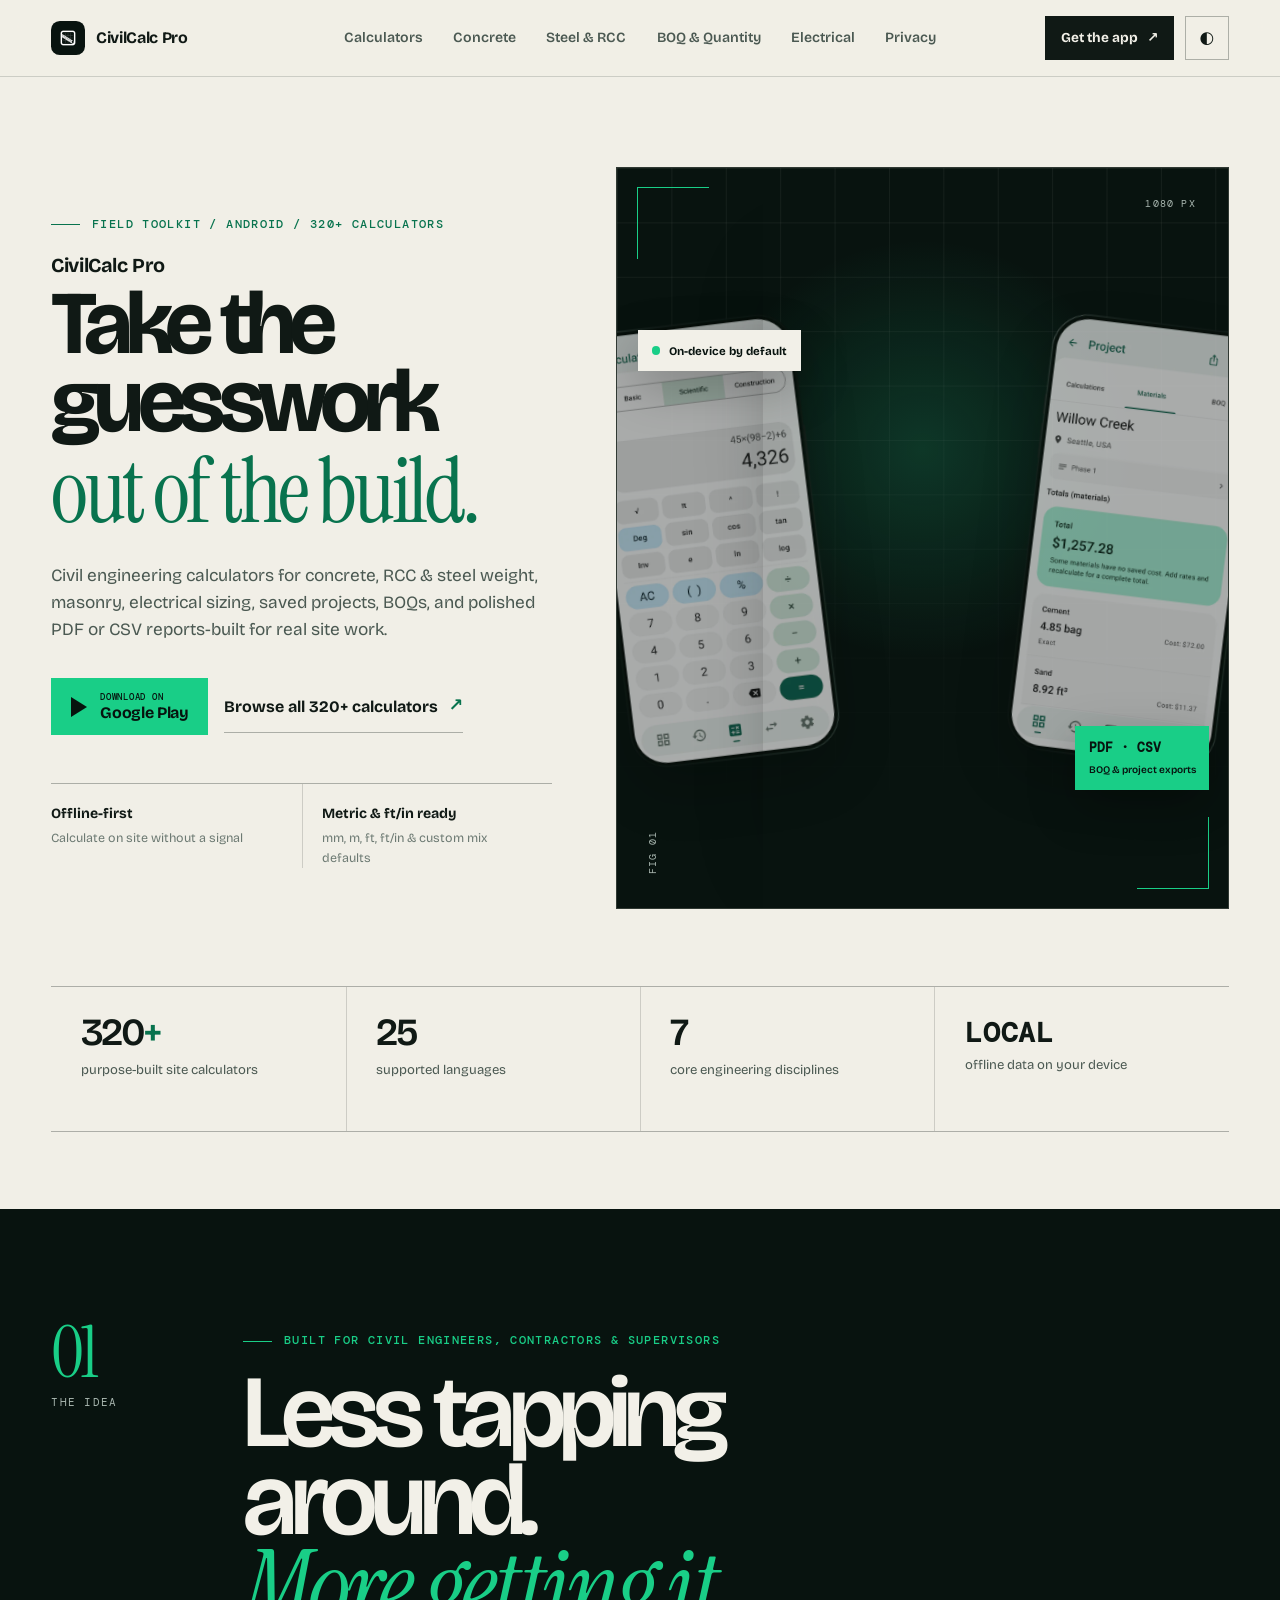
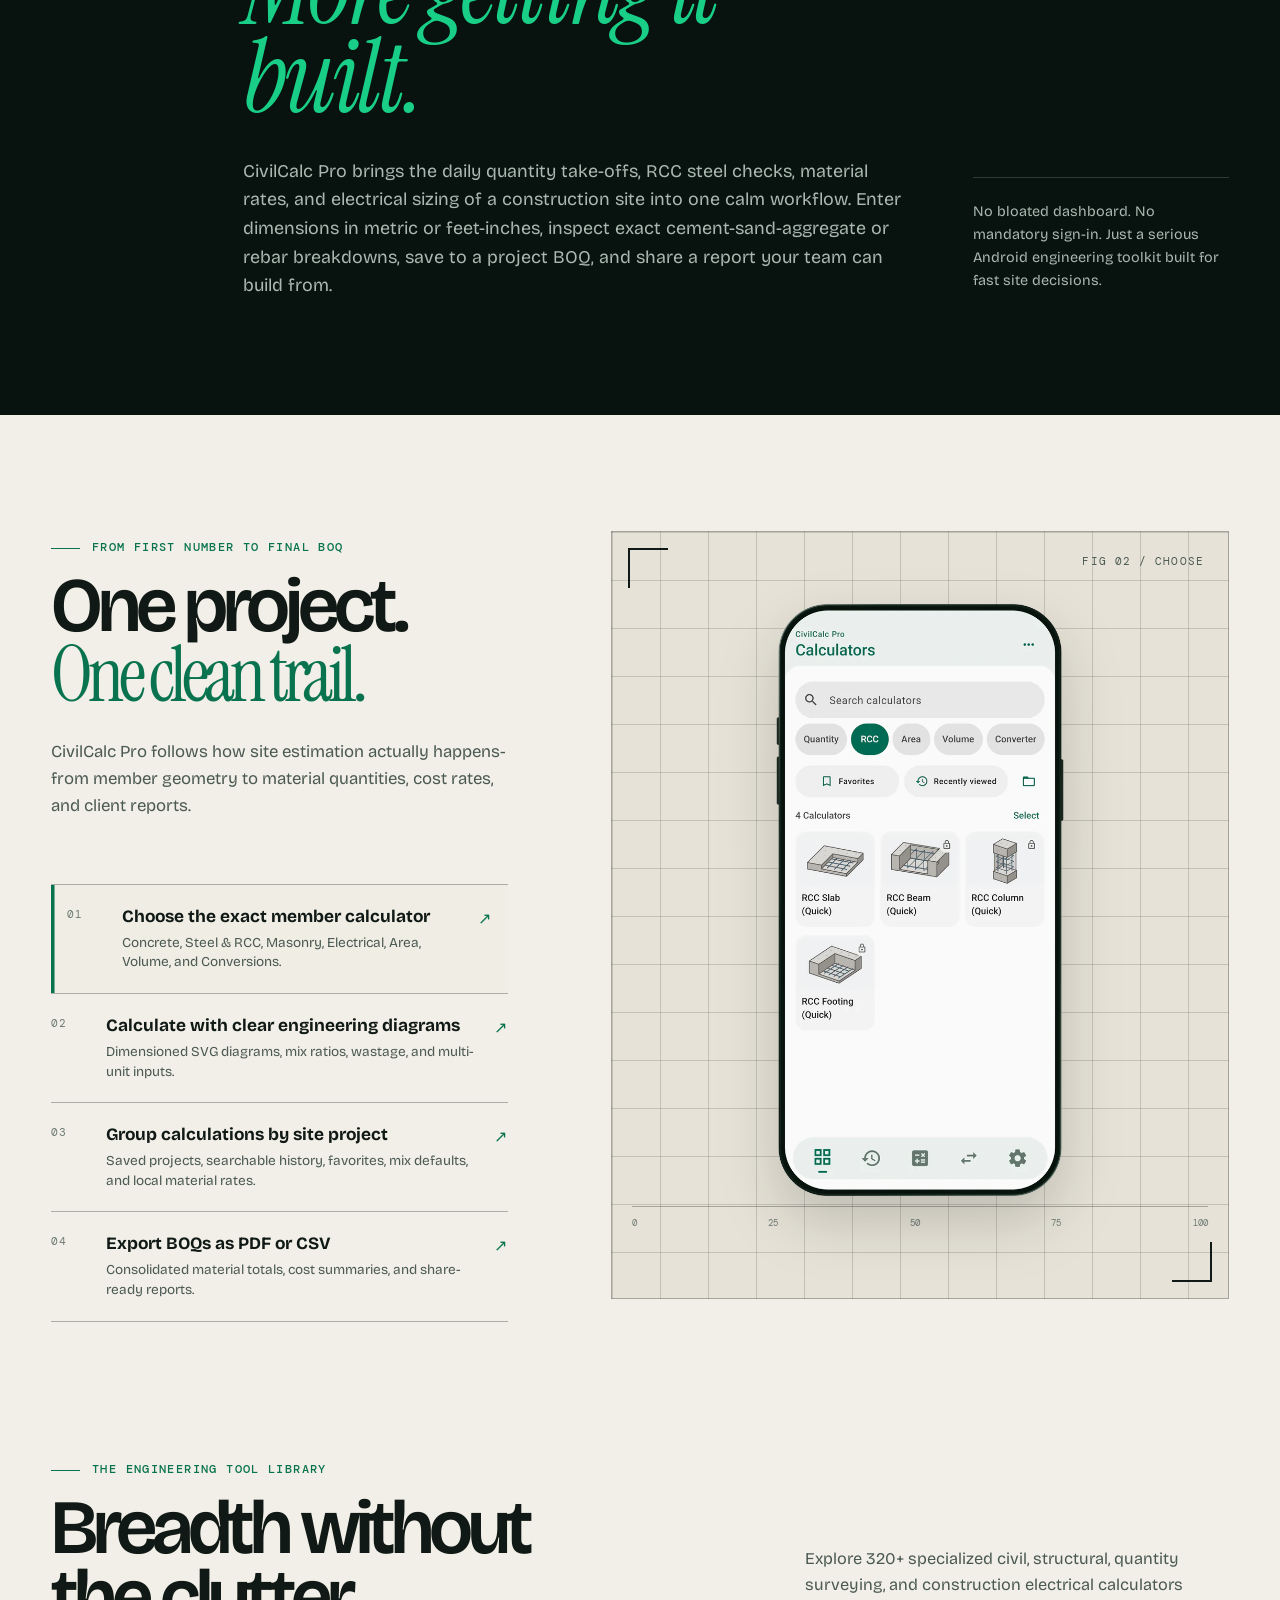
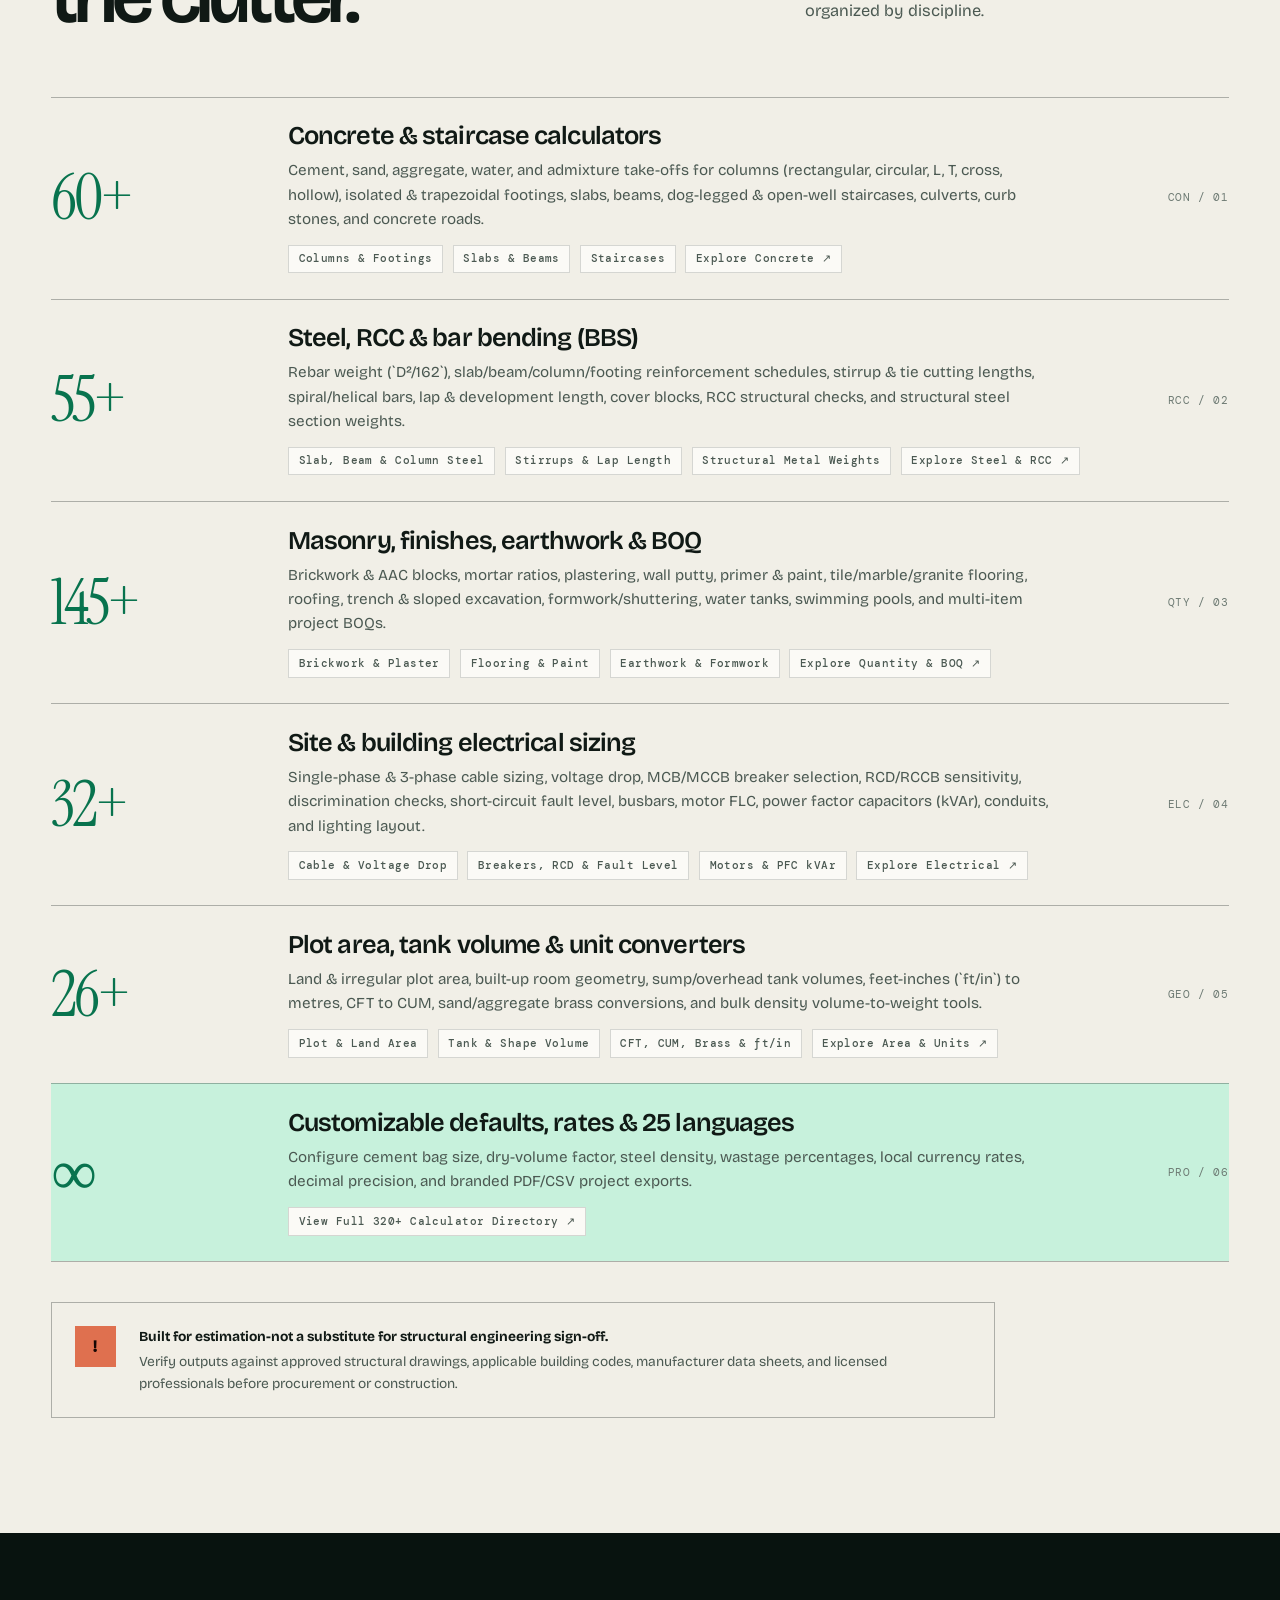
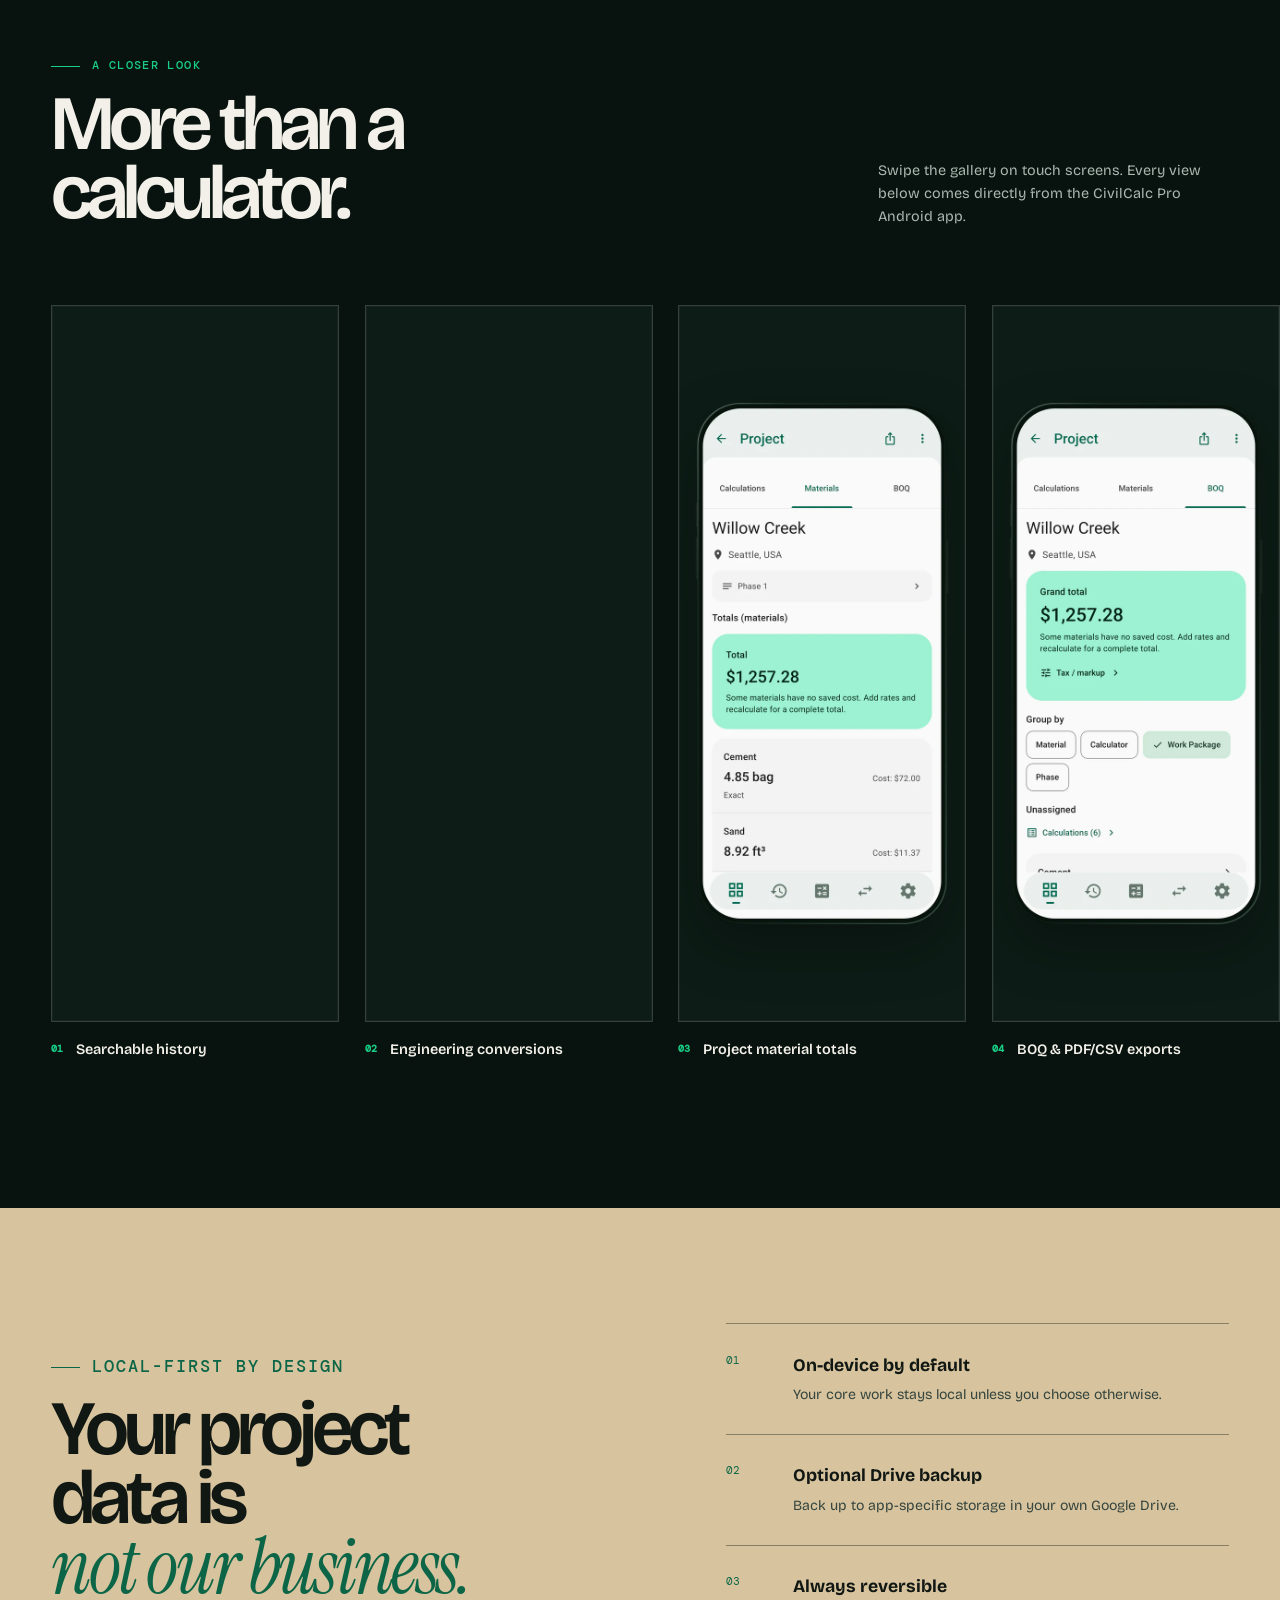
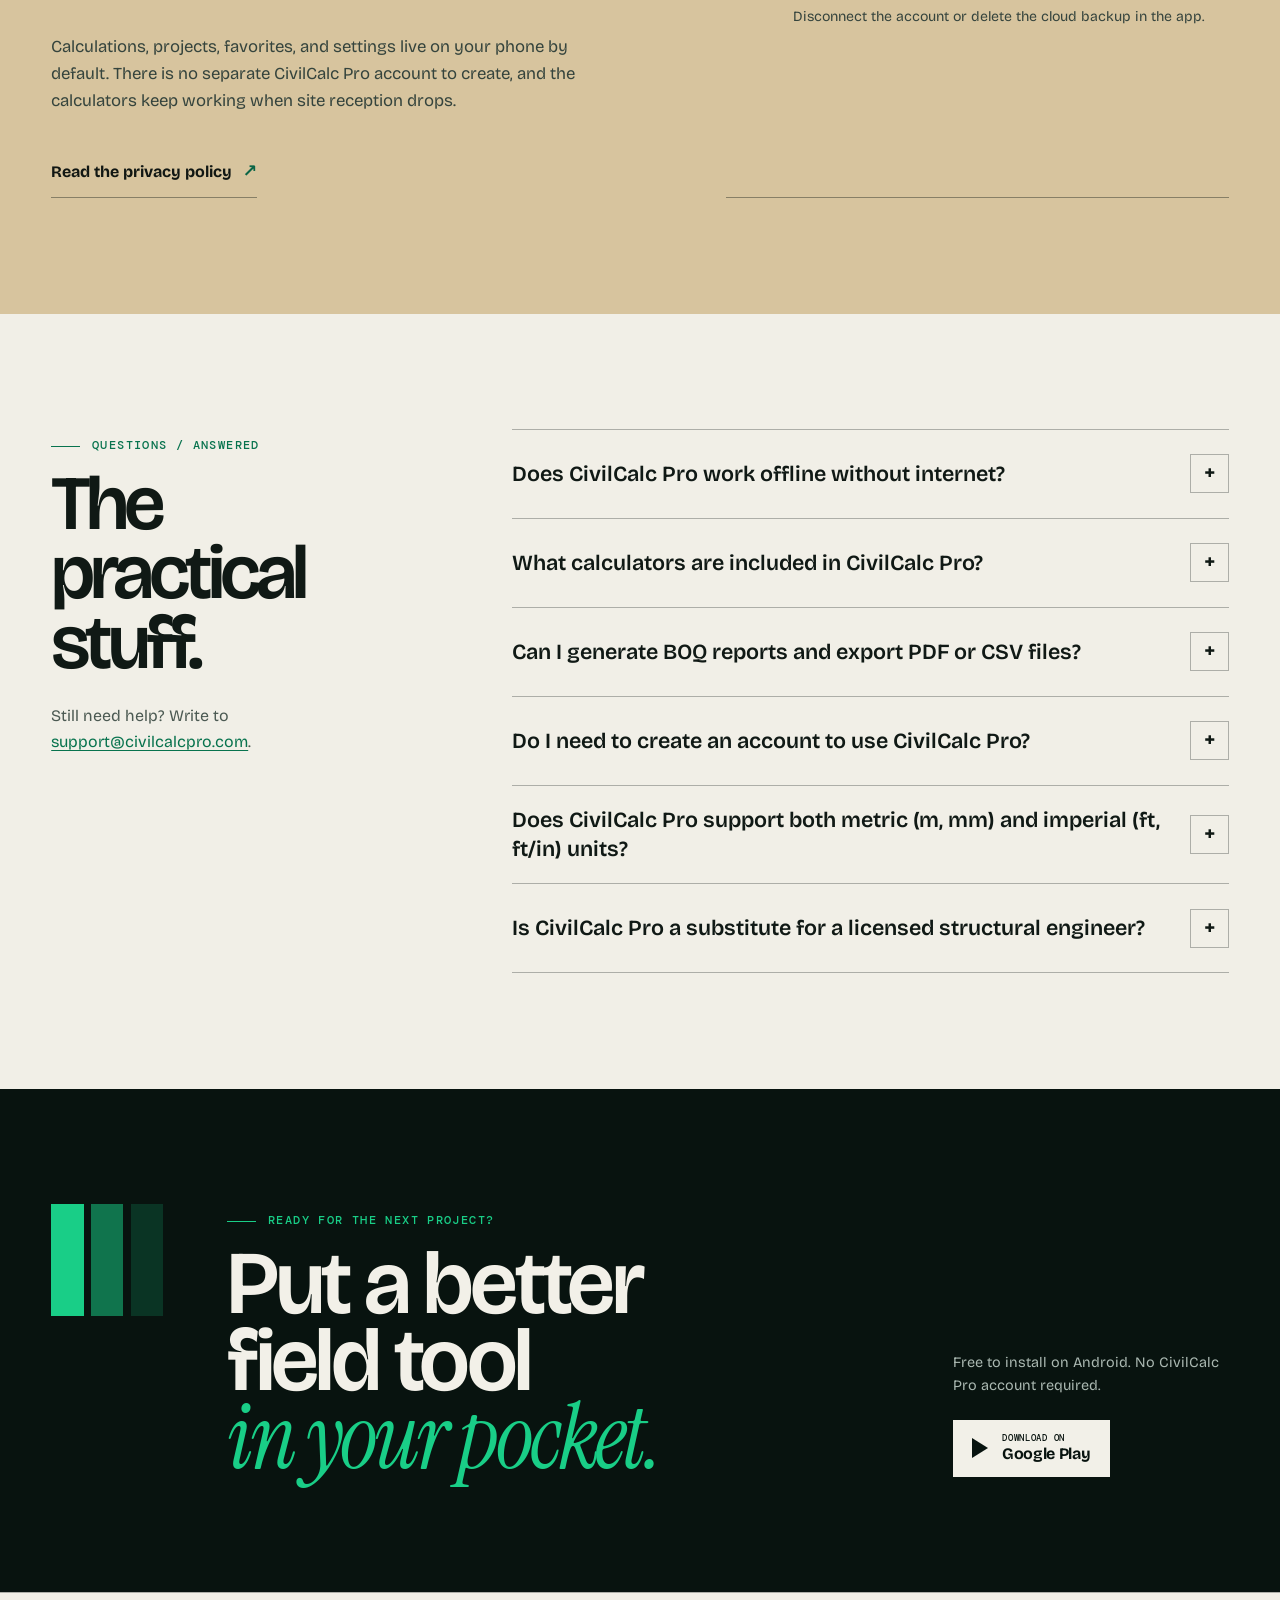
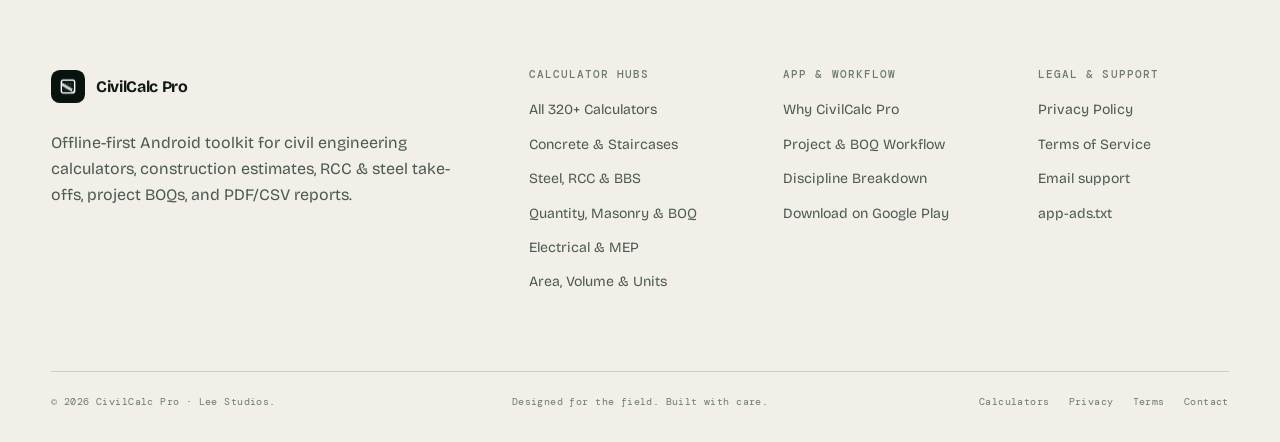
<file: index.html>
<!doctype html>
<html lang="en">
  <head>
    <meta charset="utf-8" />
    <script>
      (function () {
        var root = document.documentElement;
        root.classList.add("js");
        try {
          var saved = localStorage.getItem("ccp_theme");
          if (saved !== "light" && saved !== "dark") {
            saved = window.matchMedia("(prefers-color-scheme: dark)").matches
              ? "dark"
              : "light";
          }
          root.dataset.theme = saved;
        } catch (_) {
          root.dataset.theme = "light";
        }
      })();
    </script>
    <meta
      name="viewport"
      content="width=device-width, initial-scale=1, viewport-fit=cover"
    />
    <title>
      CivilCalc Pro - Civil Engineering Calculators, BOQ &amp; Construction
      Estimate App
    </title>
    <meta
      name="description"
      content="CivilCalc Pro is the offline-first Android app with 320+ civil engineering calculators for concrete volume, RCC &amp; steel weight (BBS), brickwork, plaster, tiles, electrical sizing, project BOQs, and PDF/CSV reports."
    />
    <meta
      name="robots"
      content="index,follow,max-image-preview:large,max-snippet:-1,max-video-preview:-1"
    />
    <meta name="theme-color" content="#f1efe7" />
    <meta name="application-name" content="CivilCalc Pro" />
    <meta name="apple-mobile-web-app-title" content="CivilCalc Pro" />
    <meta name="author" content="Lee Studios" />

    <link rel="icon" href="/favicon.ico" sizes="any" />
    <link rel="shortcut icon" href="/favicon.ico" />
    <link rel="icon" type="image/png" sizes="48x48" href="/favicon-48x48.png" />
    <link rel="icon" type="image/png" sizes="32x32" href="/favicon-32x32.png" />
    <link rel="icon" type="image/png" sizes="16x16" href="/favicon-16x16.png" />
    <link rel="apple-touch-icon" sizes="180x180" href="/apple-touch-icon.png" />
    <link rel="manifest" href="/site.webmanifest" />
    <link rel="canonical" href="https://civilcalcpro.com/" />

    <meta property="og:site_name" content="CivilCalc Pro" />
    <meta property="og:locale" content="en_US" />
    <meta property="og:type" content="website" />
    <meta
      property="og:title"
      content="CivilCalc Pro - Civil Engineering Calculators, BOQ &amp; Construction Estimate App"
    />
    <meta
      property="og:description"
      content="320+ offline civil engineering calculators for concrete, steel &amp; RCC, masonry, electrical sizing, saved site projects, BOQs, and clean PDF or CSV reports."
    />
    <meta property="og:url" content="https://civilcalcpro.com/" />
    <meta
      property="og:image"
      content="https://civilcalcpro.com/og-banner.png"
    />
    <meta property="og:image:width" content="1200" />
    <meta property="og:image:height" content="630" />
    <meta
      property="og:image:alt"
      content="CivilCalc Pro - Civil Engineering Calculators and BOQ Android App"
    />
    <meta name="twitter:card" content="summary_large_image" />
    <meta
      name="twitter:title"
      content="CivilCalc Pro - Civil Engineering Calculators, BOQ &amp; Construction Estimate App"
    />
    <meta
      name="twitter:description"
      content="320+ offline civil engineering calculators for concrete, steel &amp; RCC, masonry, electrical sizing, saved site projects, BOQs, and clean PDF or CSV reports."
    />
    <meta
      name="twitter:image"
      content="https://civilcalcpro.com/og-banner.png"
    />

    <link rel="preconnect" href="https://fonts.googleapis.com" />
    <link rel="preconnect" href="https://fonts.gstatic.com" crossorigin />
    <link
      rel="stylesheet"
      href="https://fonts.googleapis.com/css2?family=Bricolage+Grotesque:opsz,wght@12..96,400;12..96,500;12..96,600;12..96,700;12..96,800&amp;family=DM+Mono:wght@400;500&amp;family=Instrument+Serif:ital@0;1&amp;display=swap"
    />
    <link rel="stylesheet" href="/assets/styles.css?v=seo-20261118" />
    <script src="/assets/showcase.js?v=loading-20261030-2" defer></script>
    <noscript
      ><style>
        .showcase-image {
          display: none;
        }
      </style></noscript
    >

    <!-- Primary Google Search Site Name declaration (root homepage only) -->
    <script type="application/ld+json">
      {
        "@context": "https://schema.org",
        "@type": "WebSite",
        "@id": "https://civilcalcpro.com/#website",
        "name": "CivilCalc Pro",
        "alternateName": ["CivilCalc Pro App", "CivilCalc Pro by Lee Studios"],
        "url": "https://civilcalcpro.com/",
        "inLanguage": "en",
        "publisher": { "@id": "https://civilcalcpro.com/#organization" }
      }
    </script>

    <!-- Entity graph: Organization (Lee Studios), Brand, MobileApplication & FAQPage -->
    <script type="application/ld+json">
      {
        "@context": "https://schema.org",
        "@graph": [
          {
            "@type": "Organization",
            "@id": "https://civilcalcpro.com/#organization",
            "name": "Lee Studios",
            "url": "https://civilcalcpro.com/",
            "logo": {
              "@type": "ImageObject",
              "url": "https://civilcalcpro.com/logo-512.png",
              "width": 512,
              "height": 512
            },
            "brand": {
              "@type": "Brand",
              "@id": "https://civilcalcpro.com/#brand",
              "name": "CivilCalc Pro",
              "logo": "https://civilcalcpro.com/logo-512.png",
              "url": "https://civilcalcpro.com/"
            },
            "email": "contact@civilcalcpro.com",
            "contactPoint": [
              {
                "@type": "ContactPoint",
                "contactType": "customer support",
                "email": "support@civilcalcpro.com",
                "url": "https://civilcalcpro.com/"
              },
              {
                "@type": "ContactPoint",
                "contactType": "legal",
                "email": "contact@civilcalcpro.com",
                "url": "https://civilcalcpro.com/privacy/"
              }
            ]
          },
          {
            "@type": "WebPage",
            "@id": "https://civilcalcpro.com/#webpage",
            "url": "https://civilcalcpro.com/",
            "name": "CivilCalc Pro - Civil Engineering Calculators, BOQ & Construction Estimate App",
            "isPartOf": { "@id": "https://civilcalcpro.com/#website" },
            "about": { "@id": "https://civilcalcpro.com/#app" },
            "primaryImageOfPage": {
              "@type": "ImageObject",
              "url": "https://civilcalcpro.com/og-banner.png",
              "width": 1200,
              "height": 630
            }
          },
          {
            "@type": "MobileApplication",
            "@id": "https://civilcalcpro.com/#app",
            "name": "CivilCalc Pro",
            "alternateName": "CivilCalc Pro - Civil Engineering Calculator",
            "applicationCategory": "BusinessApplication",
            "applicationSubCategory": "Civil Engineering & Construction Estimation",
            "operatingSystem": "Android",
            "url": "https://civilcalcpro.com/",
            "installUrl": "https://play.google.com/store/apps/details?id=com.leestudios.civilcalcpro",
            "downloadUrl": "https://play.google.com/store/apps/details?id=com.leestudios.civilcalcpro",
            "sameAs": [
              "https://play.google.com/store/apps/details?id=com.leestudios.civilcalcpro"
            ],
            "image": "https://civilcalcpro.com/logo-512.png",
            "screenshot": "https://civilcalcpro.com/og-banner.png",
            "author": { "@id": "https://civilcalcpro.com/#organization" },
            "publisher": { "@id": "https://civilcalcpro.com/#organization" },
            "featureList": [
              "320+ offline civil engineering, structural, quantity, and electrical calculators",
              "Concrete volume and cement-sand-aggregate mix take-offs for columns, footings, slabs, beams, and staircases",
              "Steel weight (D²/162), RCC reinforcement, stirrup cutting length, lap length, and bar bending schedules",
              "Brickwork, blockwork, plastering, flooring, paint, earthwork, and shuttering estimators",
              "Construction electrical calculators for cable sizing, voltage drop, MCB/MCCB breakers, RCDs, and motors",
              "Saved site projects, automatic Bill of Quantities (BOQ), and branded PDF or CSV report exports",
              "Metric and imperial support including mm, cm, m, in, ft, and feet-inches (ft/in) in 25 languages"
            ],
            "offers": {
              "@type": "Offer",
              "price": "0",
              "priceCurrency": "USD",
              "availability": "https://schema.org/InStock"
            }
          },
          {
            "@type": "FAQPage",
            "@id": "https://civilcalcpro.com/#faq",
            "mainEntity": [
              {
                "@type": "Question",
                "name": "Does CivilCalc Pro work offline without internet?",
                "acceptedAnswer": {
                  "@type": "Answer",
                  "text": "Yes. All 320+ civil engineering, construction quantity, RCC steel, electrical, and unit conversion calculators run offline directly on your Android device. Internet is only used for optional Google Drive backup, Google Play billing verification, and free-tier ads."
                }
              },
              {
                "@type": "Question",
                "name": "What calculators are included in CivilCalc Pro?",
                "acceptedAnswer": {
                  "@type": "Answer",
                  "text": "CivilCalc Pro includes over 320 calculators across 7 core categories: Concrete & Staircases, Steel & RCC Reinforcement (BBS), Quantity & Material Take-Off (brickwork, plaster, tiles, paint, earthwork, formwork), Electrical & MEP Sizing, Area & Land Measurement, Tank & Geometric Volume, and Engineering Unit Conversions, plus multi-item Project BOQs."
                }
              },
              {
                "@type": "Question",
                "name": "Can I generate BOQ reports and export PDF or CSV files?",
                "acceptedAnswer": {
                  "@type": "Answer",
                  "text": "Yes. Save individual calculations into named site projects to aggregate cement, sand, aggregate, steel, masonry, and labour costs into a clean Bill of Quantities (BOQ), then export or share formatted PDF reports and spreadsheet-ready CSV files."
                }
              },
              {
                "@type": "Question",
                "name": "Do I need to create an account to use CivilCalc Pro?",
                "acceptedAnswer": {
                  "@type": "Answer",
                  "text": "No. CivilCalc Pro has no mandatory sign-up or cloud account. Projects, history, custom material rates, and defaults stay on your phone by default, with optional Google Drive backup under your own account."
                }
              },
              {
                "@type": "Question",
                "name": "Does CivilCalc Pro support both metric (m, mm) and imperial (ft, ft/in) units?",
                "acceptedAnswer": {
                  "@type": "Answer",
                  "text": "Yes. Dimension inputs support millimetres (mm), centimetres (cm), metres (m), inches (in), decimal feet (ft), and compound feet-inches (ft/in), alongside regional cement bag weights, custom mix ratios, and 25 languages."
                }
              }
            ]
          }
        ]
      }
    </script>
  </head>

  <body class="home-page">
    <a class="skip-link" href="#main">Skip to content</a>

    <header class="site-header">
      <div class="container nav">
        <a class="brand" href="/" aria-label="CivilCalc Pro home">
          <span class="brand-mark">
            <img
              src="/public/images/adaptive-icon.png"
              width="128"
              height="128"
              alt="CivilCalc Pro"
            />
          </span>
          <span class="brand-name">CivilCalc Pro</span>
        </a>

        <nav class="nav-links" aria-label="Primary navigation">
          <a href="/calculators/">Calculators</a>
          <a href="/concrete-calculators/">Concrete</a>
          <a href="/rcc-steel-calculators/">Steel &amp; RCC</a>
          <a href="/quantity-boq-calculators/">BOQ &amp; Quantity</a>
          <a href="/electrical-calculators/">Electrical</a>
          <a href="/privacy/">Privacy</a>
        </nav>

        <div class="nav-right">
          <a
            class="header-cta"
            href="https://play.google.com/store/apps/details?id=com.leestudios.civilcalcpro"
            rel="noopener noreferrer"
          >
            Get the app <span aria-hidden="true">↗</span>
          </a>
          <button
            type="button"
            class="theme-toggle"
            data-theme-toggle
            aria-label="Switch to dark theme"
            title="Toggle color theme"
          >
            <span class="theme-symbol" aria-hidden="true"></span>
          </button>
        </div>
      </div>
    </header>

    <main id="main">
      <section class="hero" aria-labelledby="hero-title">
        <div class="container hero-grid">
          <div class="hero-copy reveal">
            <p class="coordinate">FIELD TOOLKIT / ANDROID / 320+ CALCULATORS</p>
            <h1 id="hero-title">
              <strong class="hero-brand-kicker">CivilCalc Pro</strong>
              Take the guesswork
              <span>out of the build.</span>
            </h1>
            <p class="hero-deck">
              Civil engineering calculators for concrete, RCC &amp; steel
              weight, masonry, electrical sizing, saved projects, BOQs, and
              polished PDF or CSV reports-built for real site work.
            </p>

            <div class="hero-actions">
              <a
                class="store-button"
                href="https://play.google.com/store/apps/details?id=com.leestudios.civilcalcpro"
                rel="noopener noreferrer"
                aria-label="Get CivilCalc Pro on Google Play"
              >
                <span class="play-mark" aria-hidden="true"></span>
                <span>
                  <small>Download on</small>
                  <strong>Google Play</strong>
                </span>
              </a>
              <a class="text-action" href="/calculators/">
                Browse all 320+ calculators <span aria-hidden="true">↗</span>
              </a>
            </div>

            <div class="hero-proof" aria-label="Product highlights">
              <div>
                <strong>Offline-first</strong>
                <span>Calculate on site without a signal</span>
              </div>
              <div>
                <strong>Metric &amp; ft/in ready</strong>
                <span>mm, m, ft, ft/in &amp; custom mix defaults</span>
              </div>
            </div>
          </div>

          <div class="hero-stage reveal" aria-label="CivilCalc Pro app preview">
            <div class="stage-grid" aria-hidden="true"></div>
            <span class="measure measure--top" aria-hidden="true">1080 PX</span>
            <span class="measure measure--side" aria-hidden="true">FIG 01</span>

            <figure class="device device--left" aria-hidden="true">
              <img
                class="showcase-image"
                sizes="(max-width: 700px) 70vw, 320px"
                decoding="async"
                data-showcase="scientific-calculator.png"
                width="1100"
                height="2275"
                alt=""
                loading="lazy"
              />
              <noscript
                ><img
                  src="/public/images/showcase/Light/scientific-calculator-1100.webp?v=webp-20261030"
                  srcset="
                    /public/images/showcase/Light/scientific-calculator-550.webp?v=webp-20261030   550w,
                    /public/images/showcase/Light/scientific-calculator-1100.webp?v=webp-20261030 1100w
                  "
                  sizes="(max-width: 700px) 70vw, 320px"
                  decoding="async"
                  width="1100"
                  height="2275"
                  alt=""
                  loading="lazy"
              /></noscript>
            </figure>
            <figure class="device device--right" aria-hidden="true">
              <img
                class="showcase-image"
                sizes="(max-width: 700px) 70vw, 320px"
                decoding="async"
                data-showcase="figma-replace-project-summary.png"
                width="1100"
                height="2275"
                alt=""
                loading="lazy"
              />
              <noscript
                ><img
                  src="/public/images/showcase/Light/figma-replace-project-summary-1100.webp?v=webp-20261030"
                  srcset="
                    /public/images/showcase/Light/figma-replace-project-summary-550.webp?v=webp-20261030   550w,
                    /public/images/showcase/Light/figma-replace-project-summary-1100.webp?v=webp-20261030 1100w
                  "
                  sizes="(max-width: 700px) 70vw, 320px"
                  decoding="async"
                  width="1100"
                  height="2275"
                  alt=""
                  loading="lazy"
              /></noscript>
            </figure>
            <figure class="device device--main">
              <img
                class="showcase-image"
                sizes="(max-width: 700px) 70vw, 320px"
                decoding="async"
                data-showcase="home-calculators.png"
                width="1100"
                height="2275"
                alt="CivilCalc Pro calculator library with concrete, steel, masonry, and construction categories"
                loading="eager"
                fetchpriority="high"
              />
              <noscript
                ><img
                  src="/public/images/showcase/Light/home-calculators-1100.webp?v=webp-20261030"
                  srcset="
                    /public/images/showcase/Light/home-calculators-550.webp?v=webp-20261030   550w,
                    /public/images/showcase/Light/home-calculators-1100.webp?v=webp-20261030 1100w
                  "
                  sizes="(max-width: 700px) 70vw, 320px"
                  decoding="async"
                  width="1100"
                  height="2275"
                  alt="CivilCalc Pro calculator library with concrete, steel, masonry, and construction categories"
                  loading="eager"
                  fetchpriority="high"
              /></noscript>
            </figure>

            <div class="stage-note stage-note--top">
              <span></span>
              On-device by default
            </div>
            <div class="stage-note stage-note--bottom">
              <strong>PDF · CSV</strong>
              <small>BOQ &amp; project exports</small>
            </div>
          </div>
        </div>

        <div
          class="container metric-rail reveal"
          aria-label="CivilCalc Pro at a glance"
        >
          <div class="metric">
            <strong>320<span>+</span></strong>
            <p>purpose-built site calculators</p>
          </div>
          <div class="metric">
            <strong>25</strong>
            <p>supported languages</p>
          </div>
          <div class="metric">
            <strong>7</strong>
            <p>core engineering disciplines</p>
          </div>
          <div class="metric metric--word">
            <strong>LOCAL</strong>
            <p>offline data on your device</p>
          </div>
        </div>
      </section>

      <section class="manifesto" id="product" aria-labelledby="manifesto-title">
        <div class="container manifesto-grid">
          <div class="manifesto-index reveal" aria-hidden="true">
            <span>01</span>
            <span>THE IDEA</span>
          </div>
          <div class="manifesto-copy reveal">
            <p class="coordinate coordinate--light">
              BUILT FOR CIVIL ENGINEERS, CONTRACTORS &amp; SUPERVISORS
            </p>
            <h2 id="manifesto-title">
              Less tapping around.
              <em>More getting it built.</em>
            </h2>
            <p>
              CivilCalc Pro brings the daily quantity take-offs, RCC steel
              checks, material rates, and electrical sizing of a construction
              site into one calm workflow. Enter dimensions in metric or
              feet-inches, inspect exact cement-sand-aggregate or rebar
              breakdowns, save to a project BOQ, and share a report your team
              can build from.
            </p>
          </div>
          <div class="manifesto-detail reveal">
            <span class="detail-line"></span>
            <p>
              No bloated dashboard. No mandatory sign-in. Just a serious Android
              engineering toolkit built for fast site decisions.
            </p>
          </div>
        </div>
      </section>

      <section
        class="workflow section"
        id="workflow"
        aria-labelledby="workflow-title"
      >
        <div class="container workflow-grid">
          <div class="workflow-copy">
            <p class="coordinate reveal">FROM FIRST NUMBER TO FINAL BOQ</p>
            <h2 id="workflow-title" class="reveal">
              One project.
              <span>One clean trail.</span>
            </h2>
            <p class="section-intro reveal">
              CivilCalc Pro follows how site estimation actually happens-from
              member geometry to material quantities, cost rates, and client
              reports.
            </p>

            <div class="workflow-steps" role="list">
              <button
                type="button"
                class="workflow-step is-active reveal"
                data-showcase="rcc-library.png"
                data-alt="CivilCalc Pro RCC and reinforcement calculator library"
                data-figure="FIG 02 / CHOOSE"
                aria-pressed="true"
              >
                <span class="step-number">01</span>
                <span>
                  <strong>Choose the exact member calculator</strong>
                  <small
                    >Concrete, Steel &amp; RCC, Masonry, Electrical, Area,
                    Volume, and Conversions.</small
                  >
                </span>
                <span class="step-arrow" aria-hidden="true">↗</span>
              </button>
              <button
                type="button"
                class="workflow-step reveal"
                data-showcase="figma-calc-screen.png"
                data-alt="CivilCalc Pro formwork beam calculator with dimension inputs and a shuttering diagram"
                data-figure="FIG 03 / CALCULATE"
                aria-pressed="false"
              >
                <span class="step-number">02</span>
                <span>
                  <strong>Calculate with clear engineering diagrams</strong>
                  <small
                    >Dimensioned SVG diagrams, mix ratios, wastage, and
                    multi-unit inputs.</small
                  >
                </span>
                <span class="step-arrow" aria-hidden="true">↗</span>
              </button>
              <button
                type="button"
                class="workflow-step reveal"
                data-showcase="figma-replace-projects-list.png"
                data-alt="CivilCalc Pro saved construction projects list"
                data-figure="FIG 04 / ORGANIZE"
                aria-pressed="false"
              >
                <span class="step-number">03</span>
                <span>
                  <strong>Group calculations by site project</strong>
                  <small
                    >Saved projects, searchable history, favorites, mix
                    defaults, and local material rates.</small
                  >
                </span>
                <span class="step-arrow" aria-hidden="true">↗</span>
              </button>
              <button
                type="button"
                class="workflow-step reveal"
                data-showcase="figma-replace-boq-export.png"
                data-alt="CivilCalc Pro bill of quantities with material costs and PDF/CSV export action"
                data-figure="FIG 05 / DELIVER"
                aria-pressed="false"
              >
                <span class="step-number">04</span>
                <span>
                  <strong>Export BOQs as PDF or CSV</strong>
                  <small
                    >Consolidated material totals, cost summaries, and
                    share-ready reports.</small
                  >
                </span>
                <span class="step-arrow" aria-hidden="true">↗</span>
              </button>
            </div>
          </div>

          <div class="workflow-visual reveal">
            <div class="workflow-board">
              <div class="board-label" id="workflow-figure">
                FIG 02 / CHOOSE
              </div>
              <div class="screen-window">
                <img
                  class="showcase-image"
                  id="workflow-screen"
                  sizes="(max-width: 700px) 70vw, 320px"
                  decoding="async"
                  data-showcase="rcc-library.png"
                  width="1100"
                  height="2275"
                  alt="CivilCalc Pro RCC calculator library"
                  loading="lazy"
                />
                <noscript
                  ><img
                    src="/public/images/showcase/Light/rcc-library-1100.webp?v=webp-20261030"
                    srcset="
                      /public/images/showcase/Light/rcc-library-550.webp?v=webp-20261030   550w,
                      /public/images/showcase/Light/rcc-library-1100.webp?v=webp-20261030 1100w
                    "
                    sizes="(max-width: 700px) 70vw, 320px"
                    decoding="async"
                    width="1100"
                    height="2275"
                    alt="CivilCalc Pro RCC calculator library"
                    loading="lazy"
                /></noscript>
                <span
                  id="workflow-status"
                  class="workflow-status"
                  role="status"
                  hidden
                ></span>
              </div>
              <div class="board-scale" aria-hidden="true">
                <span>0</span><span>25</span><span>50</span><span>75</span
                ><span>100</span>
              </div>
            </div>
          </div>
        </div>
      </section>

      <section
        class="library section"
        id="calculators"
        aria-labelledby="library-title"
      >
        <div class="container">
          <div class="library-head reveal">
            <div>
              <p class="coordinate">THE ENGINEERING TOOL LIBRARY</p>
              <h2 id="library-title">Breadth without the clutter.</h2>
            </div>
            <p>
              Explore 320+ specialized civil, structural, quantity surveying,
              and construction electrical calculators organized by discipline.
            </p>
          </div>

          <div class="library-list">
            <article class="library-row reveal">
              <span class="library-count">60+</span>
              <div>
                <h3>
                  <a href="/concrete-calculators/"
                    >Concrete &amp; staircase calculators</a
                  >
                </h3>
                <p>
                  Cement, sand, aggregate, water, and admixture take-offs for
                  columns (rectangular, circular, L, T, cross, hollow), isolated
                  &amp; trapezoidal footings, slabs, beams, dog-legged &amp;
                  open-well staircases, culverts, curb stones, and concrete
                  roads.
                </p>
                <div class="library-links">
                  <a href="/concrete-calculators/#columns-footings"
                    >Columns &amp; Footings</a
                  >
                  <a href="/concrete-calculators/#slabs-beams"
                    >Slabs &amp; Beams</a
                  >
                  <a href="/concrete-calculators/#staircases">Staircases</a>
                  <a href="/concrete-calculators/">Explore Concrete ↗</a>
                </div>
              </div>
              <span class="library-code">CON / 01</span>
            </article>

            <article class="library-row reveal">
              <span class="library-count">55+</span>
              <div>
                <h3>
                  <a href="/rcc-steel-calculators/"
                    >Steel, RCC &amp; bar bending (BBS)</a
                  >
                </h3>
                <p>
                  Rebar weight (`D²/162`), slab/beam/column/footing
                  reinforcement schedules, stirrup &amp; tie cutting lengths,
                  spiral/helical bars, lap &amp; development length, cover
                  blocks, RCC structural checks, and structural steel section
                  weights.
                </p>
                <div class="library-links">
                  <a href="/rcc-steel-calculators/#reinforcement"
                    >Slab, Beam &amp; Column Steel</a
                  >
                  <a href="/rcc-steel-calculators/#stirrups-laps"
                    >Stirrups &amp; Lap Length</a
                  >
                  <a href="/rcc-steel-calculators/#metal-weights"
                    >Structural Metal Weights</a
                  >
                  <a href="/rcc-steel-calculators/"
                    >Explore Steel &amp; RCC ↗</a
                  >
                </div>
              </div>
              <span class="library-code">RCC / 02</span>
            </article>

            <article class="library-row reveal">
              <span class="library-count">145+</span>
              <div>
                <h3>
                  <a href="/quantity-boq-calculators/"
                    >Masonry, finishes, earthwork &amp; BOQ</a
                  >
                </h3>
                <p>
                  Brickwork &amp; AAC blocks, mortar ratios, plastering, wall
                  putty, primer &amp; paint, tile/marble/granite flooring,
                  roofing, trench &amp; sloped excavation, formwork/shuttering,
                  water tanks, swimming pools, and multi-item project BOQs.
                </p>
                <div class="library-links">
                  <a href="/quantity-boq-calculators/#masonry-plaster"
                    >Brickwork &amp; Plaster</a
                  >
                  <a href="/quantity-boq-calculators/#flooring-paint"
                    >Flooring &amp; Paint</a
                  >
                  <a href="/quantity-boq-calculators/#earthwork-formwork"
                    >Earthwork &amp; Formwork</a
                  >
                  <a href="/quantity-boq-calculators/"
                    >Explore Quantity &amp; BOQ ↗</a
                  >
                </div>
              </div>
              <span class="library-code">QTY / 03</span>
            </article>

            <article class="library-row reveal">
              <span class="library-count">32+</span>
              <div>
                <h3>
                  <a href="/electrical-calculators/"
                    >Site &amp; building electrical sizing</a
                  >
                </h3>
                <p>
                  Single-phase &amp; 3-phase cable sizing, voltage drop,
                  MCB/MCCB breaker selection, RCD/RCCB sensitivity,
                  discrimination checks, short-circuit fault level, busbars,
                  motor FLC, power factor capacitors (kVAr), conduits, and
                  lighting layout.
                </p>
                <div class="library-links">
                  <a href="/electrical-calculators/#cables-voltage-drop"
                    >Cable &amp; Voltage Drop</a
                  >
                  <a href="/electrical-calculators/#protection-switchgear"
                    >Breakers, RCD &amp; Fault Level</a
                  >
                  <a href="/electrical-calculators/#motors-pfc"
                    >Motors &amp; PFC kVAr</a
                  >
                  <a href="/electrical-calculators/">Explore Electrical ↗</a>
                </div>
              </div>
              <span class="library-code">ELC / 04</span>
            </article>

            <article class="library-row reveal">
              <span class="library-count">26+</span>
              <div>
                <h3>
                  <a href="/area-volume-conversion/"
                    >Plot area, tank volume &amp; unit converters</a
                  >
                </h3>
                <p>
                  Land &amp; irregular plot area, built-up room geometry,
                  sump/overhead tank volumes, feet-inches (`ft/in`) to metres,
                  CFT to CUM, sand/aggregate brass conversions, and bulk density
                  volume-to-weight tools.
                </p>
                <div class="library-links">
                  <a href="/area-volume-conversion/#plot-area"
                    >Plot &amp; Land Area</a
                  >
                  <a href="/area-volume-conversion/#tank-volume"
                    >Tank &amp; Shape Volume</a
                  >
                  <a href="/area-volume-conversion/#unit-converters"
                    >CFT, CUM, Brass &amp; ft/in</a
                  >
                  <a href="/area-volume-conversion/"
                    >Explore Area &amp; Units ↗</a
                  >
                </div>
              </div>
              <span class="library-code">GEO / 05</span>
            </article>

            <article class="library-row library-row--accent reveal">
              <span class="library-count">∞</span>
              <div>
                <h3>
                  <a href="/calculators/"
                    >Customizable defaults, rates &amp; 25 languages</a
                  >
                </h3>
                <p>
                  Configure cement bag size, dry-volume factor, steel density,
                  wastage percentages, local currency rates, decimal precision,
                  and branded PDF/CSV project exports.
                </p>
                <div class="library-links">
                  <a href="/calculators/"
                    >View Full 320+ Calculator Directory ↗</a
                  >
                </div>
              </div>
              <span class="library-code">PRO / 06</span>
            </article>
          </div>

          <aside class="engineering-note reveal">
            <span aria-hidden="true">!</span>
            <p>
              <strong
                >Built for estimation-not a substitute for structural
                engineering sign-off.</strong
              >
              Verify outputs against approved structural drawings, applicable
              building codes, manufacturer data sheets, and licensed
              professionals before procurement or construction.
            </p>
          </aside>
        </div>
      </section>

      <section class="screen-tour section" aria-labelledby="tour-title">
        <div class="container tour-head reveal">
          <div>
            <p class="coordinate coordinate--light">A CLOSER LOOK</p>
            <h2 id="tour-title">More than a calculator.</h2>
          </div>
          <p>
            Swipe the gallery on touch screens. Every view below comes directly
            from the CivilCalc Pro Android app.
          </p>
        </div>

        <div
          class="tour-track"
          tabindex="0"
          aria-label="CivilCalc Pro screen gallery"
        >
          <figure class="tour-card tour-card--tall">
            <div class="tour-image">
              <img
                class="showcase-image"
                sizes="(max-width: 700px) 70vw, 320px"
                decoding="async"
                data-showcase="history.png"
                width="1100"
                height="2275"
                alt="Searchable CivilCalc Pro calculation history"
                loading="lazy"
              />
              <noscript
                ><img
                  src="/public/images/showcase/Light/history-1100.webp?v=webp-20261030"
                  srcset="
                    /public/images/showcase/Light/history-550.webp?v=webp-20261030   550w,
                    /public/images/showcase/Light/history-1100.webp?v=webp-20261030 1100w
                  "
                  sizes="(max-width: 700px) 70vw, 320px"
                  decoding="async"
                  width="1100"
                  height="2275"
                  alt="Searchable CivilCalc Pro calculation history"
                  loading="lazy"
              /></noscript>
            </div>
            <figcaption><span>01</span> Searchable history</figcaption>
          </figure>
          <figure class="tour-card">
            <div class="tour-image">
              <img
                class="showcase-image"
                sizes="(max-width: 700px) 70vw, 320px"
                decoding="async"
                data-showcase="unit-converter.png"
                width="1100"
                height="2275"
                alt="CivilCalc Pro engineering unit converter categories"
                loading="lazy"
              />
              <noscript
                ><img
                  src="/public/images/showcase/Light/unit-converter-1100.webp?v=webp-20261030"
                  srcset="
                    /public/images/showcase/Light/unit-converter-550.webp?v=webp-20261030   550w,
                    /public/images/showcase/Light/unit-converter-1100.webp?v=webp-20261030 1100w
                  "
                  sizes="(max-width: 700px) 70vw, 320px"
                  decoding="async"
                  width="1100"
                  height="2275"
                  alt="CivilCalc Pro engineering unit converter categories"
                  loading="lazy"
              /></noscript>
            </div>
            <figcaption><span>02</span> Engineering conversions</figcaption>
          </figure>
          <figure class="tour-card tour-card--wide">
            <div class="tour-image tour-image--summary">
              <img
                class="showcase-image"
                sizes="(max-width: 700px) 70vw, 320px"
                decoding="async"
                data-showcase="figma-replace-project-summary.png"
                width="1100"
                height="2275"
                alt="CivilCalc Pro project material summary with quantities and saved costs"
                loading="lazy"
              />
              <noscript
                ><img
                  src="/public/images/showcase/Light/figma-replace-project-summary-1100.webp?v=webp-20261030"
                  srcset="
                    /public/images/showcase/Light/figma-replace-project-summary-550.webp?v=webp-20261030   550w,
                    /public/images/showcase/Light/figma-replace-project-summary-1100.webp?v=webp-20261030 1100w
                  "
                  sizes="(max-width: 700px) 70vw, 320px"
                  decoding="async"
                  width="1100"
                  height="2275"
                  alt="CivilCalc Pro project material summary with quantities and saved costs"
                  loading="lazy"
              /></noscript>
            </div>
            <figcaption><span>03</span> Project material totals</figcaption>
          </figure>
          <figure class="tour-card">
            <div class="tour-image tour-image--boq">
              <img
                class="showcase-image"
                sizes="(max-width: 700px) 70vw, 320px"
                decoding="async"
                data-showcase="figma-replace-boq-export.png"
                width="1100"
                height="2275"
                alt="CivilCalc Pro bill of quantities with material costs and export action"
                loading="lazy"
              />
              <noscript
                ><img
                  src="/public/images/showcase/Light/figma-replace-boq-export-1100.webp?v=webp-20261030"
                  srcset="
                    /public/images/showcase/Light/figma-replace-boq-export-550.webp?v=webp-20261030   550w,
                    /public/images/showcase/Light/figma-replace-boq-export-1100.webp?v=webp-20261030 1100w
                  "
                  sizes="(max-width: 700px) 70vw, 320px"
                  decoding="async"
                  width="1100"
                  height="2275"
                  alt="CivilCalc Pro bill of quantities with material costs and export action"
                  loading="lazy"
              /></noscript>
            </div>
            <figcaption><span>04</span> BOQ &amp; PDF/CSV exports</figcaption>
          </figure>
        </div>
      </section>

      <section
        class="privacy-section"
        id="privacy"
        aria-labelledby="privacy-title"
      >
        <div class="container privacy-grid">
          <div class="privacy-copy reveal">
            <p class="coordinate">LOCAL-FIRST BY DESIGN</p>
            <h2 id="privacy-title">
              Your project data is
              <em>not our business.</em>
            </h2>
            <p>
              Calculations, projects, favorites, and settings live on your phone
              by default. There is no separate CivilCalc Pro account to create,
              and the calculators keep working when site reception drops.
            </p>
            <a class="text-action" href="/privacy/">
              Read the privacy policy <span aria-hidden="true">↗</span>
            </a>
          </div>

          <div class="privacy-ledger reveal" role="list">
            <div role="listitem">
              <span>01</span>
              <div>
                <strong>On-device by default</strong>
                <p>Your core work stays local unless you choose otherwise.</p>
              </div>
            </div>
            <div role="listitem">
              <span>02</span>
              <div>
                <strong>Optional Drive backup</strong>
                <p>Back up to app-specific storage in your own Google Drive.</p>
              </div>
            </div>
            <div role="listitem">
              <span>03</span>
              <div>
                <strong>Always reversible</strong>
                <p>
                  Disconnect the account or delete the cloud backup in the app.
                </p>
              </div>
            </div>
          </div>
        </div>
      </section>

      <section class="faq-section section" aria-labelledby="faq-title">
        <div class="container faq-grid">
          <div class="faq-heading reveal">
            <p class="coordinate">QUESTIONS / ANSWERED</p>
            <h2 id="faq-title">The practical stuff.</h2>
            <p>
              Still need help? Write to
              <a href="mailto:support@civilcalcpro.com"
                >support@civilcalcpro.com</a
              >.
            </p>
          </div>

          <div class="faq reveal">
            <details>
              <summary>
                Does CivilCalc Pro work offline without internet?
              </summary>
              <p>
                Yes. All 320+ civil engineering, construction quantity, RCC
                steel, electrical, and unit conversion calculators run offline
                directly on your Android device. Internet is only used for
                optional Google Drive backup, Google Play billing verification,
                and free-tier ads.
              </p>
            </details>
            <details>
              <summary>What calculators are included in CivilCalc Pro?</summary>
              <p>
                CivilCalc Pro includes over 320 calculators across 7 core
                categories: Concrete &amp; Staircases, Steel &amp; RCC
                Reinforcement (BBS), Quantity &amp; Material Take-Off
                (brickwork, plaster, tiles, paint, earthwork, formwork),
                Electrical &amp; MEP Sizing, Area &amp; Land Measurement, Tank
                &amp; Geometric Volume, and Engineering Unit Conversions, plus
                multi-item Project BOQs.
              </p>
            </details>
            <details>
              <summary>
                Can I generate BOQ reports and export PDF or CSV files?
              </summary>
              <p>
                Yes. Save individual calculations into named site projects to
                aggregate cement, sand, aggregate, steel, masonry, and labour
                costs into a clean Bill of Quantities (BOQ), then export or
                share formatted PDF reports and spreadsheet-ready CSV files.
              </p>
            </details>
            <details>
              <summary>
                Do I need to create an account to use CivilCalc Pro?
              </summary>
              <p>
                No. CivilCalc Pro has no mandatory sign-up or cloud account.
                Projects, history, custom material rates, and defaults stay on
                your phone by default, with optional Google Drive backup under
                your own account.
              </p>
            </details>
            <details>
              <summary>
                Does CivilCalc Pro support both metric (m, mm) and imperial (ft,
                ft/in) units?
              </summary>
              <p>
                Yes. Dimension inputs support millimetres (mm), centimetres
                (cm), metres (m), inches (in), decimal feet (ft), and compound
                feet-inches (ft/in), alongside regional cement bag weights,
                custom mix ratios, and 25 languages.
              </p>
            </details>
            <details>
              <summary>
                Is CivilCalc Pro a substitute for a licensed structural
                engineer?
              </summary>
              <p>
                No. CivilCalc Pro is an estimation and field workflow toolkit.
                Always verify outputs against approved structural drawings,
                applicable building codes, and qualified professional review.
              </p>
            </details>
          </div>
        </div>
      </section>

      <section class="final-cta" aria-labelledby="cta-title">
        <div class="container cta-grid">
          <div class="cta-marker reveal" aria-hidden="true">
            <span></span><span></span><span></span>
          </div>
          <div class="cta-copy reveal">
            <p class="coordinate coordinate--light">
              READY FOR THE NEXT PROJECT?
            </p>
            <h2 id="cta-title">
              Put a better field tool
              <em>in your pocket.</em>
            </h2>
          </div>
          <div class="cta-action reveal">
            <p>
              Free to install on Android. No CivilCalc Pro account required.
            </p>
            <a
              class="store-button store-button--light"
              href="https://play.google.com/store/apps/details?id=com.leestudios.civilcalcpro"
              rel="noopener noreferrer"
              aria-label="Get CivilCalc Pro on Google Play"
            >
              <span class="play-mark" aria-hidden="true"></span>
              <span>
                <small>Download on</small>
                <strong>Google Play</strong>
              </span>
            </a>
          </div>
        </div>
      </section>
    </main>

    <footer class="site-footer">
      <div class="container footer-grid footer-grid--four">
        <div class="footer-card footer-card--brand">
          <div class="footer-brand">
            <span class="brand-mark">
              <img
                src="/public/images/adaptive-icon.png"
                width="128"
                height="128"
                alt="CivilCalc Pro"
              />
            </span>
            <span>CivilCalc Pro</span>
          </div>
          <p>
            Offline-first Android toolkit for civil engineering calculators,
            construction estimates, RCC &amp; steel take-offs, project BOQs, and
            PDF/CSV reports.
          </p>
        </div>
        <div class="footer-card">
          <h2>Calculator hubs</h2>
          <ul class="list-tight">
            <li><a href="/calculators/">All 320+ Calculators</a></li>
            <li>
              <a href="/concrete-calculators/">Concrete &amp; Staircases</a>
            </li>
            <li><a href="/rcc-steel-calculators/">Steel, RCC &amp; BBS</a></li>
            <li>
              <a href="/quantity-boq-calculators/"
                >Quantity, Masonry &amp; BOQ</a
              >
            </li>
            <li><a href="/electrical-calculators/">Electrical &amp; MEP</a></li>
            <li>
              <a href="/area-volume-conversion/">Area, Volume &amp; Units</a>
            </li>
          </ul>
        </div>
        <div class="footer-card">
          <h2>App &amp; workflow</h2>
          <ul class="list-tight">
            <li><a href="#product">Why CivilCalc Pro</a></li>
            <li><a href="#workflow">Project &amp; BOQ Workflow</a></li>
            <li><a href="#calculators">Discipline Breakdown</a></li>
            <li>
              <a
                href="https://play.google.com/store/apps/details?id=com.leestudios.civilcalcpro"
                rel="noopener noreferrer"
                >Download on Google Play</a
              >
            </li>
          </ul>
        </div>
        <div class="footer-card">
          <h2>Legal &amp; support</h2>
          <ul class="list-tight">
            <li><a href="/privacy/">Privacy Policy</a></li>
            <li><a href="/terms/">Terms of Service</a></li>
            <li><a href="mailto:support@civilcalcpro.com">Email support</a></li>
            <li><a href="/app-ads.txt">app-ads.txt</a></li>
          </ul>
        </div>
      </div>

      <div class="container footer-bottom">
        <p>&copy; <span id="year">2026</span> CivilCalc Pro · Lee Studios.</p>
        <p class="footer-note">Designed for the field. Built with care.</p>
        <div class="meta-links">
          <a href="/calculators/">Calculators</a>
          <a href="/privacy/">Privacy</a>
          <a href="/terms/">Terms</a>
          <a href="mailto:contact@civilcalcpro.com">Contact</a>
        </div>
      </div>
    </footer>

    <script>
      (function () {
        var year = document.getElementById("year");
        if (year) year.textContent = new Date().getFullYear();

        var reduceMotion = window.matchMedia(
          "(prefers-reduced-motion: reduce)",
        );
        var revealItems = document.querySelectorAll(".reveal");
        if (reduceMotion.matches || !("IntersectionObserver" in window)) {
          revealItems.forEach(function (item) {
            item.classList.add("is-visible");
          });
        } else {
          var observer = new IntersectionObserver(
            function (entries) {
              entries.forEach(function (entry) {
                if (!entry.isIntersecting) return;
                entry.target.classList.add("is-visible");
                observer.unobserve(entry.target);
              });
            },
            { rootMargin: "0px 0px -8% 0px", threshold: 0.08 },
          );
          revealItems.forEach(function (item) {
            observer.observe(item);
          });
        }
      })();
    </script>

    <script
      defer
      src="https://portalstage.catchpoint.com/jp/203816/latest/InitialLoadScript.js"
    ></script>
  </body>
</html>
</file>
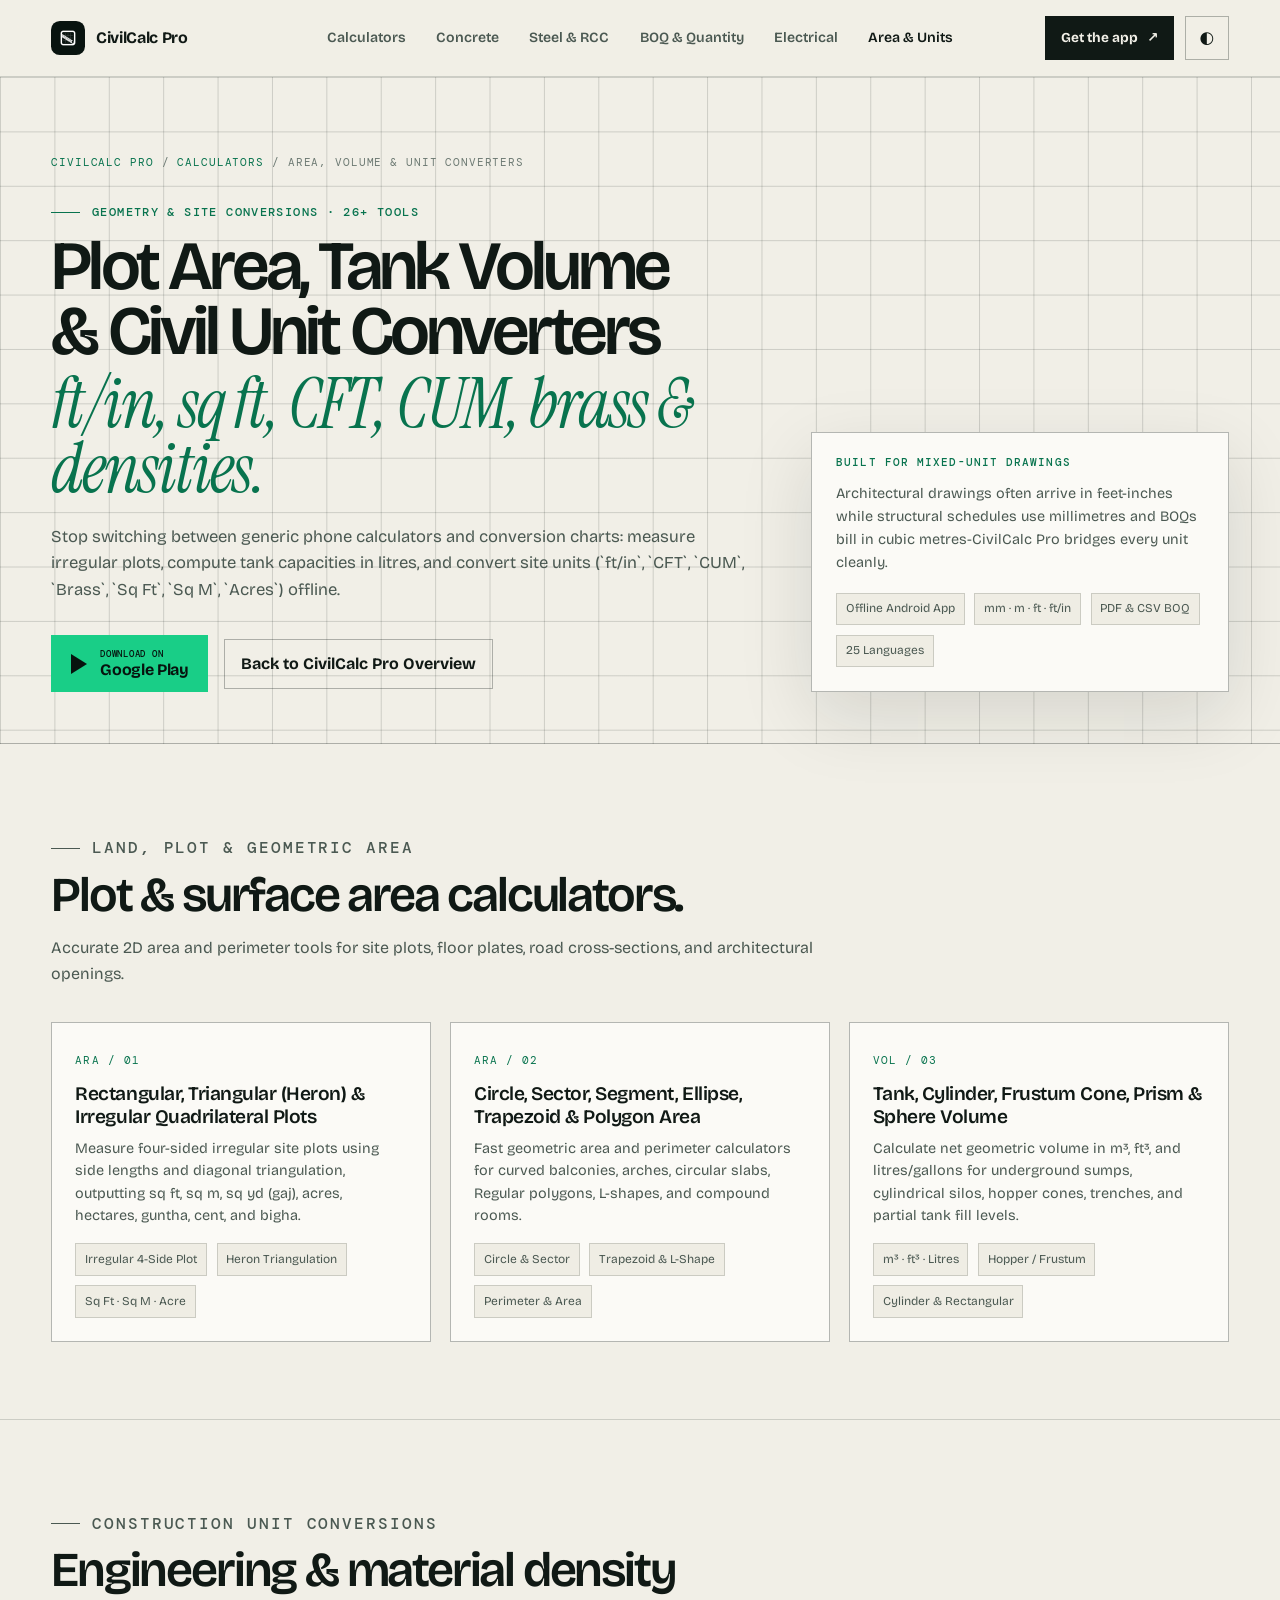
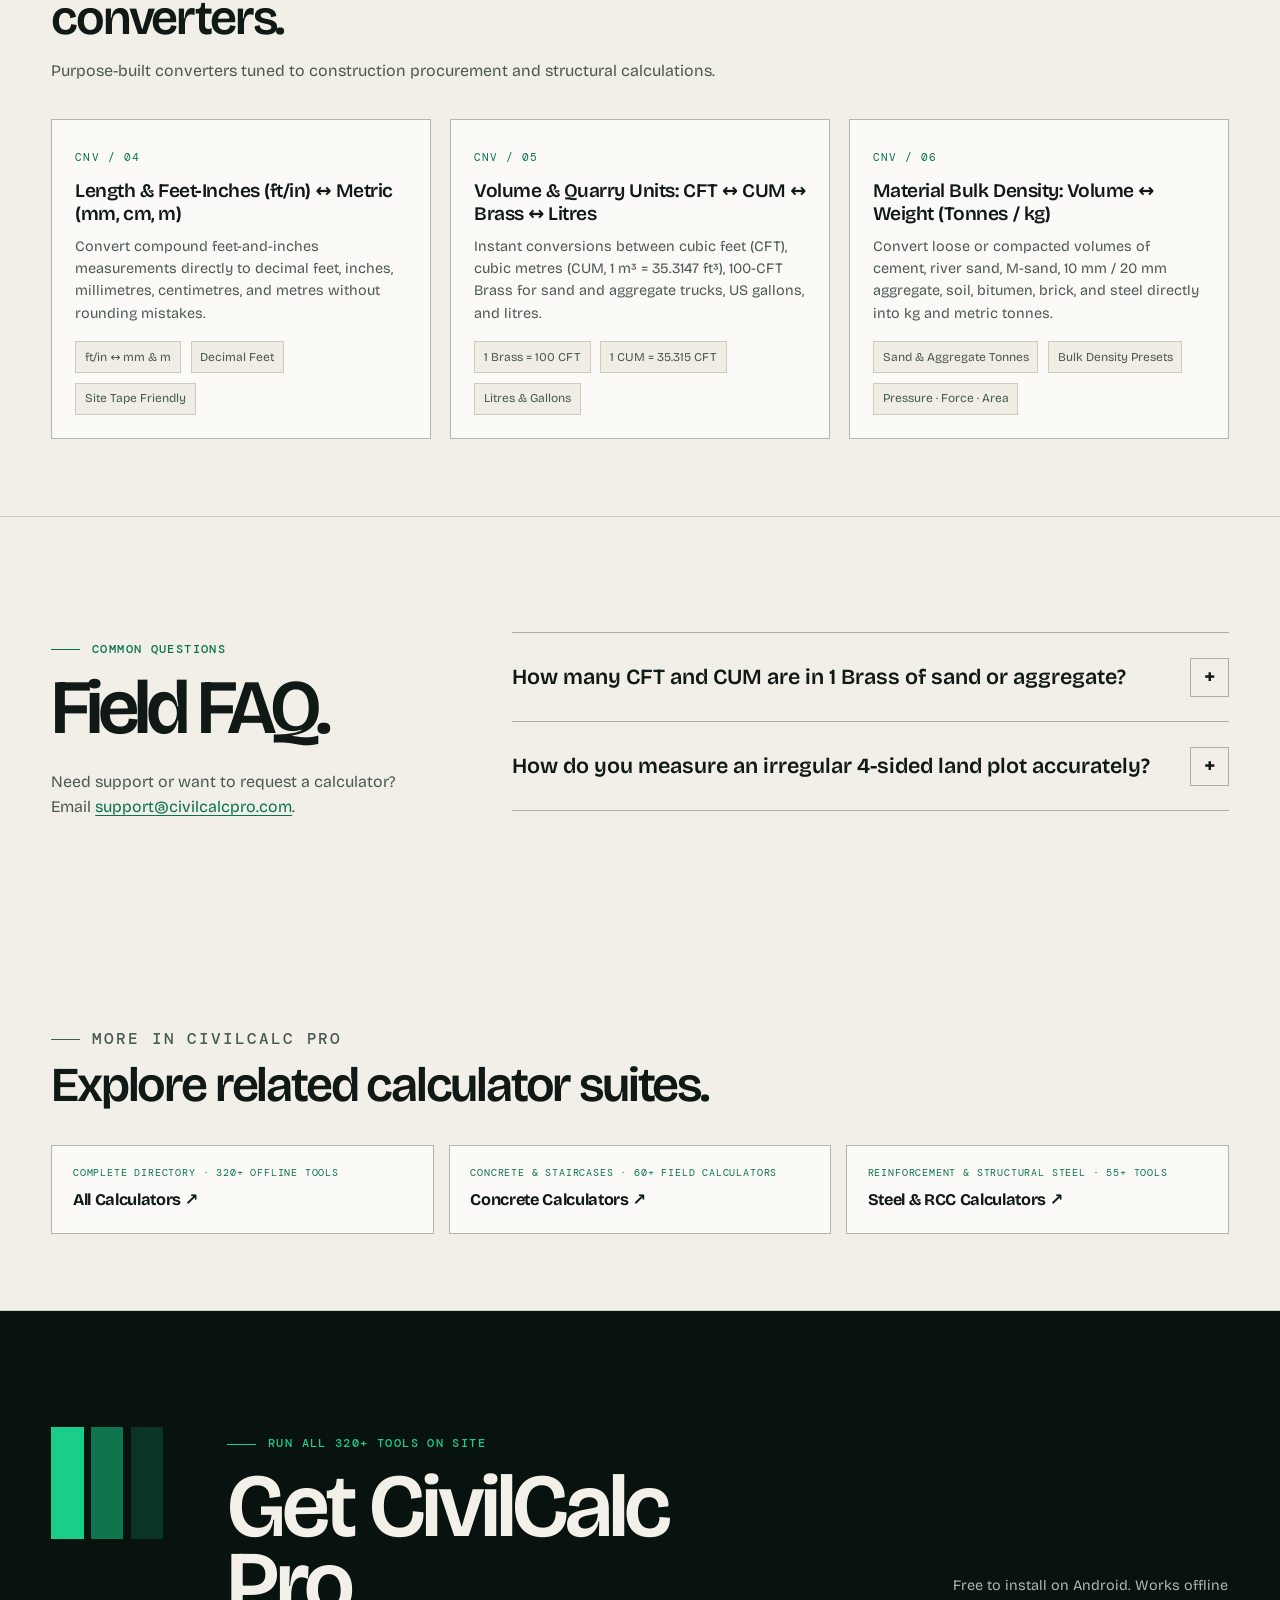
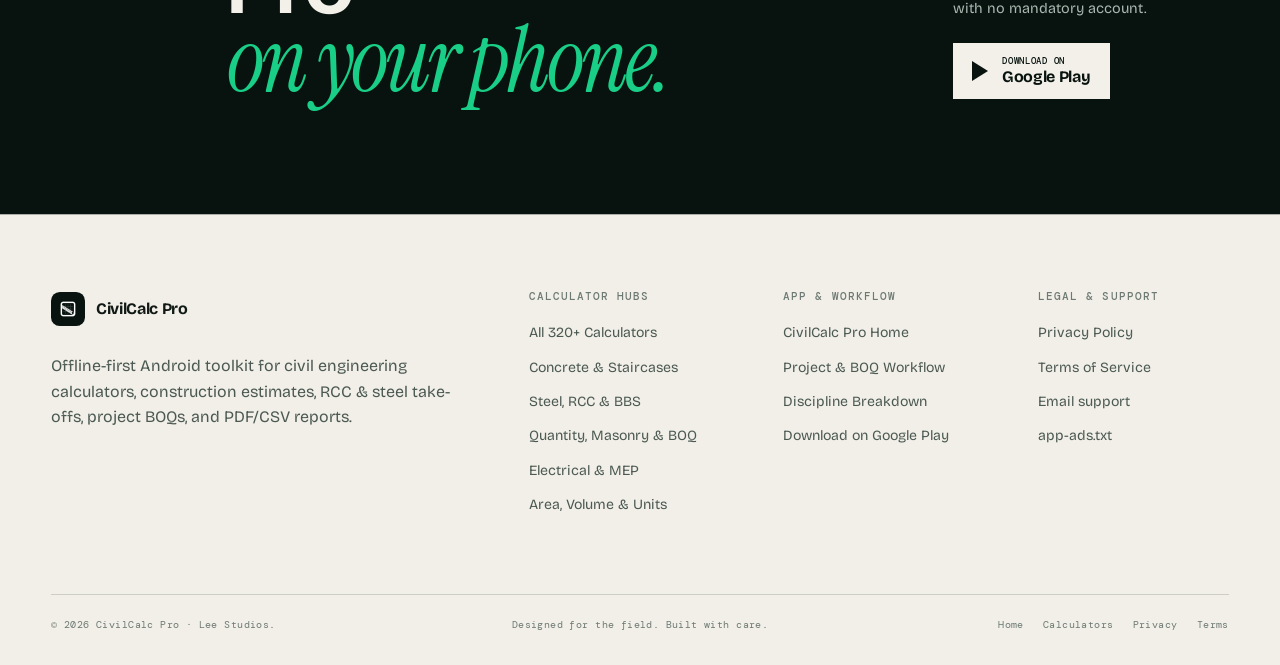
<file: area-volume-conversion/index.html>
<!doctype html>
<html lang="en">
  <head>
    <meta charset="utf-8" />
    <script>
      (function () {
        var root = document.documentElement;
        try {
          var saved = localStorage.getItem("ccp_theme");
          if (saved !== "light" && saved !== "dark") {
            saved = window.matchMedia("(prefers-color-scheme: dark)").matches
              ? "dark"
              : "light";
          }
          root.dataset.theme = saved;
        } catch (_) {
          root.dataset.theme = "light";
        }
      })();
    </script>
    <meta
      name="viewport"
      content="width=device-width, initial-scale=1, viewport-fit=cover"
    />
    <title>
      Plot Area Calculator, Tank Volume &amp; Construction Unit Converter
      (ft/in, CFT, CUM, Brass) | CivilCalc Pro
    </title>
    <meta
      name="description"
      content="Calculate land &amp; irregular plot area, water tank volumes, feet-inches (ft/in) dimensions, CFT to CUM, sand/aggregate brass conversions, and material volume-to-weight in CivilCalc Pro."
    />
    <meta
      name="robots"
      content="index,follow,max-image-preview:large,max-snippet:-1,max-video-preview:-1"
    />
    <meta name="theme-color" content="#f1efe7" />
    <meta name="application-name" content="CivilCalc Pro" />
    <meta name="apple-mobile-web-app-title" content="CivilCalc Pro" />
    <meta name="author" content="Lee Studios" />

    <link rel="icon" href="/favicon.ico" sizes="any" />
    <link rel="shortcut icon" href="/favicon.ico" />
    <link rel="icon" type="image/png" sizes="48x48" href="/favicon-48x48.png" />
    <link rel="icon" type="image/png" sizes="32x32" href="/favicon-32x32.png" />
    <link rel="icon" type="image/png" sizes="16x16" href="/favicon-16x16.png" />
    <link rel="apple-touch-icon" sizes="180x180" href="/apple-touch-icon.png" />
    <link rel="manifest" href="/site.webmanifest" />
    <link
      rel="canonical"
      href="https://civilcalcpro.com/area-volume-conversion/"
    />

    <meta property="og:site_name" content="CivilCalc Pro" />
    <meta property="og:locale" content="en_US" />
    <meta property="og:type" content="website" />
    <meta
      property="og:title"
      content="Plot Area Calculator, Tank Volume &amp; Construction Unit Converter (ft/in, CFT, CUM, Brass) | CivilCalc Pro"
    />
    <meta
      property="og:description"
      content="Calculate land &amp; irregular plot area, water tank volumes, feet-inches (ft/in) dimensions, CFT to CUM, sand/aggregate brass conversions, and material volume-to-weight in CivilCalc Pro."
    />
    <meta
      property="og:url"
      content="https://civilcalcpro.com/area-volume-conversion/"
    />
    <meta
      property="og:image"
      content="https://civilcalcpro.com/og-banner.png"
    />
    <meta property="og:image:width" content="1200" />
    <meta property="og:image:height" content="630" />
    <meta
      property="og:image:alt"
      content="CivilCalc Pro - Area, Volume &amp; Unit Converters"
    />
    <meta name="twitter:card" content="summary_large_image" />
    <meta
      name="twitter:title"
      content="Plot Area Calculator, Tank Volume &amp; Construction Unit Converter (ft/in, CFT, CUM, Brass) | CivilCalc Pro"
    />
    <meta
      name="twitter:description"
      content="Calculate land &amp; irregular plot area, water tank volumes, feet-inches (ft/in) dimensions, CFT to CUM, sand/aggregate brass conversions, and material volume-to-weight in CivilCalc Pro."
    />
    <meta
      name="twitter:image"
      content="https://civilcalcpro.com/og-banner.png"
    />

    <link rel="preconnect" href="https://fonts.googleapis.com" />
    <link rel="preconnect" href="https://fonts.gstatic.com" crossorigin />
    <link
      rel="stylesheet"
      href="https://fonts.googleapis.com/css2?family=Bricolage+Grotesque:opsz,wght@12..96,400;12..96,500;12..96,600;12..96,700;12..96,800&amp;family=DM+Mono:wght@400;500&amp;family=Instrument+Serif:ital@0;1&amp;display=swap"
    />
    <link rel="stylesheet" href="/assets/styles.css?v=seo-20261118" />

    <script type="application/ld+json">
      {
        "@context": "https://schema.org",
        "@type": "BreadcrumbList",
        "itemListElement": [
          {
            "@type": "ListItem",
            "position": 1,
            "name": "CivilCalc Pro",
            "item": "https://civilcalcpro.com/"
          },
          {
            "@type": "ListItem",
            "position": 2,
            "name": "Calculators",
            "item": "https://civilcalcpro.com/calculators/"
          },
          {
            "@type": "ListItem",
            "position": 3,
            "name": "Area, Volume & Unit Converters",
            "item": "https://civilcalcpro.com/area-volume-conversion/"
          }
        ]
      }
    </script>
    <script type="application/ld+json">
      {
        "@context": "https://schema.org",
        "@type": "ItemList",
        "name": "Plot Area, Tank Volume & Civil Unit Converters",
        "description": "Calculate land & irregular plot area, water tank volumes, feet-inches (ft/in) dimensions, CFT to CUM, sand/aggregate brass conversions, and material volume-to-weight in CivilCalc Pro.",
        "url": "https://civilcalcpro.com/area-volume-conversion/",
        "numberOfItems": 6,
        "itemListElement": [
          {
            "@type": "ListItem",
            "position": 1,
            "name": "Rectangular, Triangular (Heron) & Irregular Quadrilateral Plots",
            "description": "Measure four-sided irregular site plots using side lengths and diagonal triangulation, outputting sq ft, sq m, sq yd (gaj), acres, hectares, guntha, cent, and bigha."
          },
          {
            "@type": "ListItem",
            "position": 2,
            "name": "Circle, Sector, Segment, Ellipse, Trapezoid & Polygon Area",
            "description": "Fast geometric area and perimeter calculators for curved balconies, arches, circular slabs, Regular polygons, L-shapes, and compound rooms."
          },
          {
            "@type": "ListItem",
            "position": 3,
            "name": "Tank, Cylinder, Frustum Cone, Prism & Sphere Volume",
            "description": "Calculate net geometric volume in m³, ft³, and litres/gallons for underground sumps, cylindrical silos, hopper cones, trenches, and partial tank fill levels."
          },
          {
            "@type": "ListItem",
            "position": 4,
            "name": "Length & Feet-Inches (ft/in) ↔ Metric (mm, cm, m)",
            "description": "Convert compound feet-and-inches measurements directly to decimal feet, inches, millimetres, centimetres, and metres without rounding mistakes."
          },
          {
            "@type": "ListItem",
            "position": 5,
            "name": "Volume & Quarry Units: CFT ↔ CUM ↔ Brass ↔ Litres",
            "description": "Instant conversions between cubic feet (CFT), cubic metres (CUM, 1 m³ = 35.3147 ft³), 100-CFT Brass for sand and aggregate trucks, US gallons, and litres."
          },
          {
            "@type": "ListItem",
            "position": 6,
            "name": "Material Bulk Density: Volume ↔ Weight (Tonnes / kg)",
            "description": "Convert loose or compacted volumes of cement, river sand, M-sand, 10 mm / 20 mm aggregate, soil, bitumen, brick, and steel directly into kg and metric tonnes."
          }
        ]
      }
    </script>
    <script type="application/ld+json">
      {
        "@context": "https://schema.org",
        "@type": "FAQPage",
        "mainEntity": [
          {
            "@type": "Question",
            "name": "How many CFT and CUM are in 1 Brass of sand or aggregate?",
            "acceptedAnswer": {
              "@type": "Answer",
              "text": "1 Brass equals 100 cubic feet (100 CFT), which converts to approximately 2.8317 cubic metres (CUM). CivilCalc Pro converts between Brass, CFT, CUM, and metric tonnes instantly."
            }
          },
          {
            "@type": "Question",
            "name": "How do you measure an irregular 4-sided land plot accurately?",
            "acceptedAnswer": {
              "@type": "Answer",
              "text": "Measure all four boundary sides plus at least one diagonal on site. CivilCalc Pro splits the quadrilateral into two triangles using Heron’s formula to give the exact plot area-avoiding the classic average-opposite-sides error."
            }
          }
        ]
      }
    </script>
  </head>

  <body>
    <a class="skip-link" href="#main">Skip to content</a>

    <header class="site-header">
      <div class="container nav">
        <a class="brand" href="/" aria-label="CivilCalc Pro home">
          <span class="brand-mark">
            <img
              src="/public/images/adaptive-icon.png"
              width="128"
              height="128"
              alt="CivilCalc Pro"
            />
          </span>
          <span class="brand-name">CivilCalc Pro</span>
        </a>

        <nav class="nav-links" aria-label="Primary navigation">
          <a href="/calculators/">Calculators</a>
          <a href="/concrete-calculators/">Concrete</a>
          <a href="/rcc-steel-calculators/">Steel &amp; RCC</a>
          <a href="/quantity-boq-calculators/">BOQ &amp; Quantity</a>
          <a href="/electrical-calculators/">Electrical</a>
          <a class="active" href="/area-volume-conversion/">Area &amp; Units</a>
        </nav>

        <div class="nav-right">
          <a
            class="header-cta"
            href="https://play.google.com/store/apps/details?id=com.leestudios.civilcalcpro"
            rel="noopener noreferrer"
          >
            Get the app <span aria-hidden="true">↗</span>
          </a>
          <button
            type="button"
            class="theme-toggle"
            data-theme-toggle
            aria-label="Switch to dark theme"
            title="Toggle color theme"
          >
            <span class="theme-symbol" aria-hidden="true"></span>
          </button>
        </div>
      </div>
    </header>

    <main id="main">
      <section class="hub-hero">
        <div class="container">
          <nav aria-label="Breadcrumb">
            <ol class="breadcrumbs">
              <li><a href="/">CivilCalc Pro</a></li>
              <li aria-hidden="true">/</li>
              <li><a href="/calculators/">Calculators</a></li>
              <li aria-hidden="true">/</li>
              <li>Area, Volume &amp; Unit Converters</li>
            </ol>
          </nav>

          <div class="hub-hero-inner">
            <div>
              <p class="coordinate">
                GEOMETRY &amp; SITE CONVERSIONS · 26+ TOOLS
              </p>
              <h1>
                Plot Area, Tank Volume &amp; Civil Unit Converters
                <em>ft/in, sq ft, CFT, CUM, brass &amp; densities.</em>
              </h1>
              <p class="lead">
                Stop switching between generic phone calculators and conversion
                charts: measure irregular plots, compute tank capacities in
                litres, and convert site units (`ft/in`, `CFT`, `CUM`, `Brass`,
                `Sq Ft`, `Sq M`, `Acres`) offline.
              </p>
              <div class="hero-actions" style="margin-top: 2rem">
                <a
                  class="store-button"
                  href="https://play.google.com/store/apps/details?id=com.leestudios.civilcalcpro"
                  rel="noopener noreferrer"
                  aria-label="Get CivilCalc Pro on Google Play"
                >
                  <span class="play-mark" aria-hidden="true"></span>
                  <span>
                    <small>Download on</small>
                    <strong>Google Play</strong>
                  </span>
                </a>
                <a class="button-secondary" href="/">
                  Back to CivilCalc Pro Overview
                </a>
              </div>
            </div>

            <aside class="hub-aside" aria-label="Field capability summary">
              <h2>Built for Mixed-Unit Drawings</h2>
              <p>
                Architectural drawings often arrive in feet-inches while
                structural schedules use millimetres and BOQs bill in cubic
                metres-CivilCalc Pro bridges every unit cleanly.
              </p>
              <ul class="chip-row">
                <li class="chip">Offline Android App</li>
                <li class="chip">mm · m · ft · ft/in</li>
                <li class="chip">PDF &amp; CSV BOQ</li>
                <li class="chip">25 Languages</li>
              </ul>
            </aside>
          </div>
        </div>
      </section>

      <section
        class="hub-section"
        id="plot-area"
        aria-labelledby="plot-area-title"
      >
        <div class="container">
          <div class="hub-section-head">
            <p class="coordinate">LAND, PLOT &amp; GEOMETRIC AREA</p>
            <h2 id="plot-area-title">Plot &amp; surface area calculators.</h2>
            <p>
              Accurate 2D area and perimeter tools for site plots, floor plates,
              road cross-sections, and architectural openings.
            </p>
          </div>

          <div class="calc-grid">
            <article class="calc-card">
              <div>
                <span class="calc-card-code">ARA / 01</span>
                <h3>
                  Rectangular, Triangular (Heron) &amp; Irregular Quadrilateral
                  Plots
                </h3>
                <p>
                  Measure four-sided irregular site plots using side lengths and
                  diagonal triangulation, outputting sq ft, sq m, sq yd (gaj),
                  acres, hectares, guntha, cent, and bigha.
                </p>
              </div>
              <ul class="chip-row">
                <li class="chip">Irregular 4-Side Plot</li>
                <li class="chip">Heron Triangulation</li>
                <li class="chip">Sq Ft · Sq M · Acre</li>
              </ul>
            </article>
            <article class="calc-card">
              <div>
                <span class="calc-card-code">ARA / 02</span>
                <h3>
                  Circle, Sector, Segment, Ellipse, Trapezoid &amp; Polygon Area
                </h3>
                <p>
                  Fast geometric area and perimeter calculators for curved
                  balconies, arches, circular slabs, Regular polygons, L-shapes,
                  and compound rooms.
                </p>
              </div>
              <ul class="chip-row">
                <li class="chip">Circle &amp; Sector</li>
                <li class="chip">Trapezoid &amp; L-Shape</li>
                <li class="chip">Perimeter &amp; Area</li>
              </ul>
            </article>
            <article class="calc-card" id="tank-volume">
              <div>
                <span class="calc-card-code">VOL / 03</span>
                <h3>Tank, Cylinder, Frustum Cone, Prism &amp; Sphere Volume</h3>
                <p>
                  Calculate net geometric volume in m³, ft³, and litres/gallons
                  for underground sumps, cylindrical silos, hopper cones,
                  trenches, and partial tank fill levels.
                </p>
              </div>
              <ul class="chip-row">
                <li class="chip">m³ · ft³ · Litres</li>
                <li class="chip">Hopper / Frustum</li>
                <li class="chip">Cylinder &amp; Rectangular</li>
              </ul>
            </article>
          </div>
        </div>
      </section>

      <section
        class="hub-section"
        id="unit-converters"
        aria-labelledby="unit-converters-title"
      >
        <div class="container">
          <div class="hub-section-head">
            <p class="coordinate">CONSTRUCTION UNIT CONVERSIONS</p>
            <h2 id="unit-converters-title">
              Engineering &amp; material density converters.
            </h2>
            <p>
              Purpose-built converters tuned to construction procurement and
              structural calculations.
            </p>
          </div>

          <div class="calc-grid">
            <article class="calc-card">
              <div>
                <span class="calc-card-code">CNV / 04</span>
                <h3>Length &amp; Feet-Inches (ft/in) ↔ Metric (mm, cm, m)</h3>
                <p>
                  Convert compound feet-and-inches measurements directly to
                  decimal feet, inches, millimetres, centimetres, and metres
                  without rounding mistakes.
                </p>
              </div>
              <ul class="chip-row">
                <li class="chip">ft/in ↔ mm &amp; m</li>
                <li class="chip">Decimal Feet</li>
                <li class="chip">Site Tape Friendly</li>
              </ul>
            </article>
            <article class="calc-card">
              <div>
                <span class="calc-card-code">CNV / 05</span>
                <h3>Volume &amp; Quarry Units: CFT ↔ CUM ↔ Brass ↔ Litres</h3>
                <p>
                  Instant conversions between cubic feet (CFT), cubic metres
                  (CUM, 1 m³ = 35.3147 ft³), 100-CFT Brass for sand and
                  aggregate trucks, US gallons, and litres.
                </p>
              </div>
              <ul class="chip-row">
                <li class="chip">1 Brass = 100 CFT</li>
                <li class="chip">1 CUM = 35.315 CFT</li>
                <li class="chip">Litres &amp; Gallons</li>
              </ul>
            </article>
            <article class="calc-card">
              <div>
                <span class="calc-card-code">CNV / 06</span>
                <h3>Material Bulk Density: Volume ↔ Weight (Tonnes / kg)</h3>
                <p>
                  Convert loose or compacted volumes of cement, river sand,
                  M-sand, 10 mm / 20 mm aggregate, soil, bitumen, brick, and
                  steel directly into kg and metric tonnes.
                </p>
              </div>
              <ul class="chip-row">
                <li class="chip">Sand &amp; Aggregate Tonnes</li>
                <li class="chip">Bulk Density Presets</li>
                <li class="chip">Pressure · Force · Area</li>
              </ul>
            </article>
          </div>
        </div>
      </section>

      <section class="faq-section section" aria-labelledby="hub-faq-title">
        <div class="container faq-grid">
          <div class="faq-heading">
            <p class="coordinate">COMMON QUESTIONS</p>
            <h2 id="hub-faq-title">Field FAQ.</h2>
            <p>
              Need support or want to request a calculator? Email
              <a href="mailto:support@civilcalcpro.com"
                >support@civilcalcpro.com</a
              >.
            </p>
          </div>

          <div class="faq">
            <details>
              <summary>
                How many CFT and CUM are in 1 Brass of sand or aggregate?
              </summary>
              <p>
                1 Brass equals 100 cubic feet (100 CFT), which converts to
                approximately 2.8317 cubic metres (CUM). CivilCalc Pro converts
                between Brass, CFT, CUM, and metric tonnes instantly.
              </p>
            </details>
            <details>
              <summary>
                How do you measure an irregular 4-sided land plot accurately?
              </summary>
              <p>
                Measure all four boundary sides plus at least one diagonal on
                site. CivilCalc Pro splits the quadrilateral into two triangles
                using Heron’s formula to give the exact plot area-avoiding the
                classic average-opposite-sides error.
              </p>
            </details>
          </div>
        </div>
      </section>

      <section class="hub-section" aria-label="Related calculator categories">
        <div class="container">
          <div class="hub-section-head">
            <p class="coordinate">MORE IN CIVILCALC PRO</p>
            <h2>Explore related calculator suites.</h2>
          </div>
          <div class="hub-nav-strip">
            <a class="hub-nav-card" href="/calculators/">
              <small>COMPLETE DIRECTORY · 320+ OFFLINE TOOLS</small>
              <strong>All Calculators ↗</strong>
            </a>
            <a class="hub-nav-card" href="/concrete-calculators/">
              <small>CONCRETE &amp; STAIRCASES · 60+ FIELD CALCULATORS</small>
              <strong>Concrete Calculators ↗</strong>
            </a>
            <a class="hub-nav-card" href="/rcc-steel-calculators/">
              <small>REINFORCEMENT &amp; STRUCTURAL STEEL · 55+ TOOLS</small>
              <strong>Steel &amp; RCC Calculators ↗</strong>
            </a>
          </div>
        </div>
      </section>

      <section class="final-cta" aria-labelledby="hub-cta-title">
        <div class="container cta-grid">
          <div class="cta-marker" aria-hidden="true">
            <span></span><span></span><span></span>
          </div>
          <div class="cta-copy">
            <p class="coordinate coordinate--light">
              RUN ALL 320+ TOOLS ON SITE
            </p>
            <h2 id="hub-cta-title">
              Get CivilCalc Pro
              <em>on your phone.</em>
            </h2>
          </div>
          <div class="cta-action">
            <p>
              Free to install on Android. Works offline with no mandatory
              account.
            </p>
            <a
              class="store-button store-button--light"
              href="https://play.google.com/store/apps/details?id=com.leestudios.civilcalcpro"
              rel="noopener noreferrer"
              aria-label="Get CivilCalc Pro on Google Play"
            >
              <span class="play-mark" aria-hidden="true"></span>
              <span>
                <small>Download on</small>
                <strong>Google Play</strong>
              </span>
            </a>
          </div>
        </div>
      </section>
    </main>

    <footer class="site-footer">
      <div class="container footer-grid footer-grid--four">
        <div class="footer-card footer-card--brand">
          <div class="footer-brand">
            <span class="brand-mark">
              <img
                src="/public/images/adaptive-icon.png"
                width="128"
                height="128"
                alt="CivilCalc Pro"
              />
            </span>
            <span>CivilCalc Pro</span>
          </div>
          <p>
            Offline-first Android toolkit for civil engineering calculators,
            construction estimates, RCC &amp; steel take-offs, project BOQs, and
            PDF/CSV reports.
          </p>
        </div>
        <div class="footer-card">
          <h2>Calculator hubs</h2>
          <ul class="list-tight">
            <li><a href="/calculators/">All 320+ Calculators</a></li>
            <li>
              <a href="/concrete-calculators/">Concrete &amp; Staircases</a>
            </li>
            <li><a href="/rcc-steel-calculators/">Steel, RCC &amp; BBS</a></li>
            <li>
              <a href="/quantity-boq-calculators/"
                >Quantity, Masonry &amp; BOQ</a
              >
            </li>
            <li><a href="/electrical-calculators/">Electrical &amp; MEP</a></li>
            <li>
              <a href="/area-volume-conversion/">Area, Volume &amp; Units</a>
            </li>
          </ul>
        </div>
        <div class="footer-card">
          <h2>App &amp; workflow</h2>
          <ul class="list-tight">
            <li><a href="/">CivilCalc Pro Home</a></li>
            <li><a href="/#workflow">Project &amp; BOQ Workflow</a></li>
            <li><a href="/#calculators">Discipline Breakdown</a></li>
            <li>
              <a
                href="https://play.google.com/store/apps/details?id=com.leestudios.civilcalcpro"
                rel="noopener noreferrer"
                >Download on Google Play</a
              >
            </li>
          </ul>
        </div>
        <div class="footer-card">
          <h2>Legal &amp; support</h2>
          <ul class="list-tight">
            <li><a href="/privacy/">Privacy Policy</a></li>
            <li><a href="/terms/">Terms of Service</a></li>
            <li><a href="mailto:support@civilcalcpro.com">Email support</a></li>
            <li><a href="/app-ads.txt">app-ads.txt</a></li>
          </ul>
        </div>
      </div>

      <div class="container footer-bottom">
        <p>&copy; <span id="year">2026</span> CivilCalc Pro · Lee Studios.</p>
        <p class="footer-note">Designed for the field. Built with care.</p>
        <div class="meta-links">
          <a href="/">Home</a>
          <a href="/calculators/">Calculators</a>
          <a href="/privacy/">Privacy</a>
          <a href="/terms/">Terms</a>
        </div>
      </div>
    </footer>

    <script>
      (function () {
        var el = document.getElementById("year");
        if (el) el.textContent = new Date().getFullYear();

        function apply(theme) {
          document.documentElement.dataset.theme = theme;
          var meta = document.querySelector('meta[name="theme-color"]');
          if (meta)
            meta.setAttribute(
              "content",
              theme === "light" ? "#f1efe7" : "#0a100d",
            );
          document
            .querySelectorAll("[data-theme-toggle]")
            .forEach(function (b) {
              b.setAttribute(
                "aria-label",
                theme === "light"
                  ? "Switch to dark theme"
                  : "Switch to light theme",
              );
            });
          try {
            localStorage.setItem("ccp_theme", theme);
          } catch (_) {}
        }

        document.addEventListener("click", function (e) {
          var btn = e.target.closest("[data-theme-toggle]");
          if (!btn) return;
          apply(
            document.documentElement.dataset.theme === "dark"
              ? "light"
              : "dark",
          );
        });

        apply(document.documentElement.dataset.theme || "light");
      })();
    </script>

    <script
      defer
      src="https://portalstage.catchpoint.com/jp/203816/latest/InitialLoadScript.js"
    ></script>
  </body>
</html>
</file>
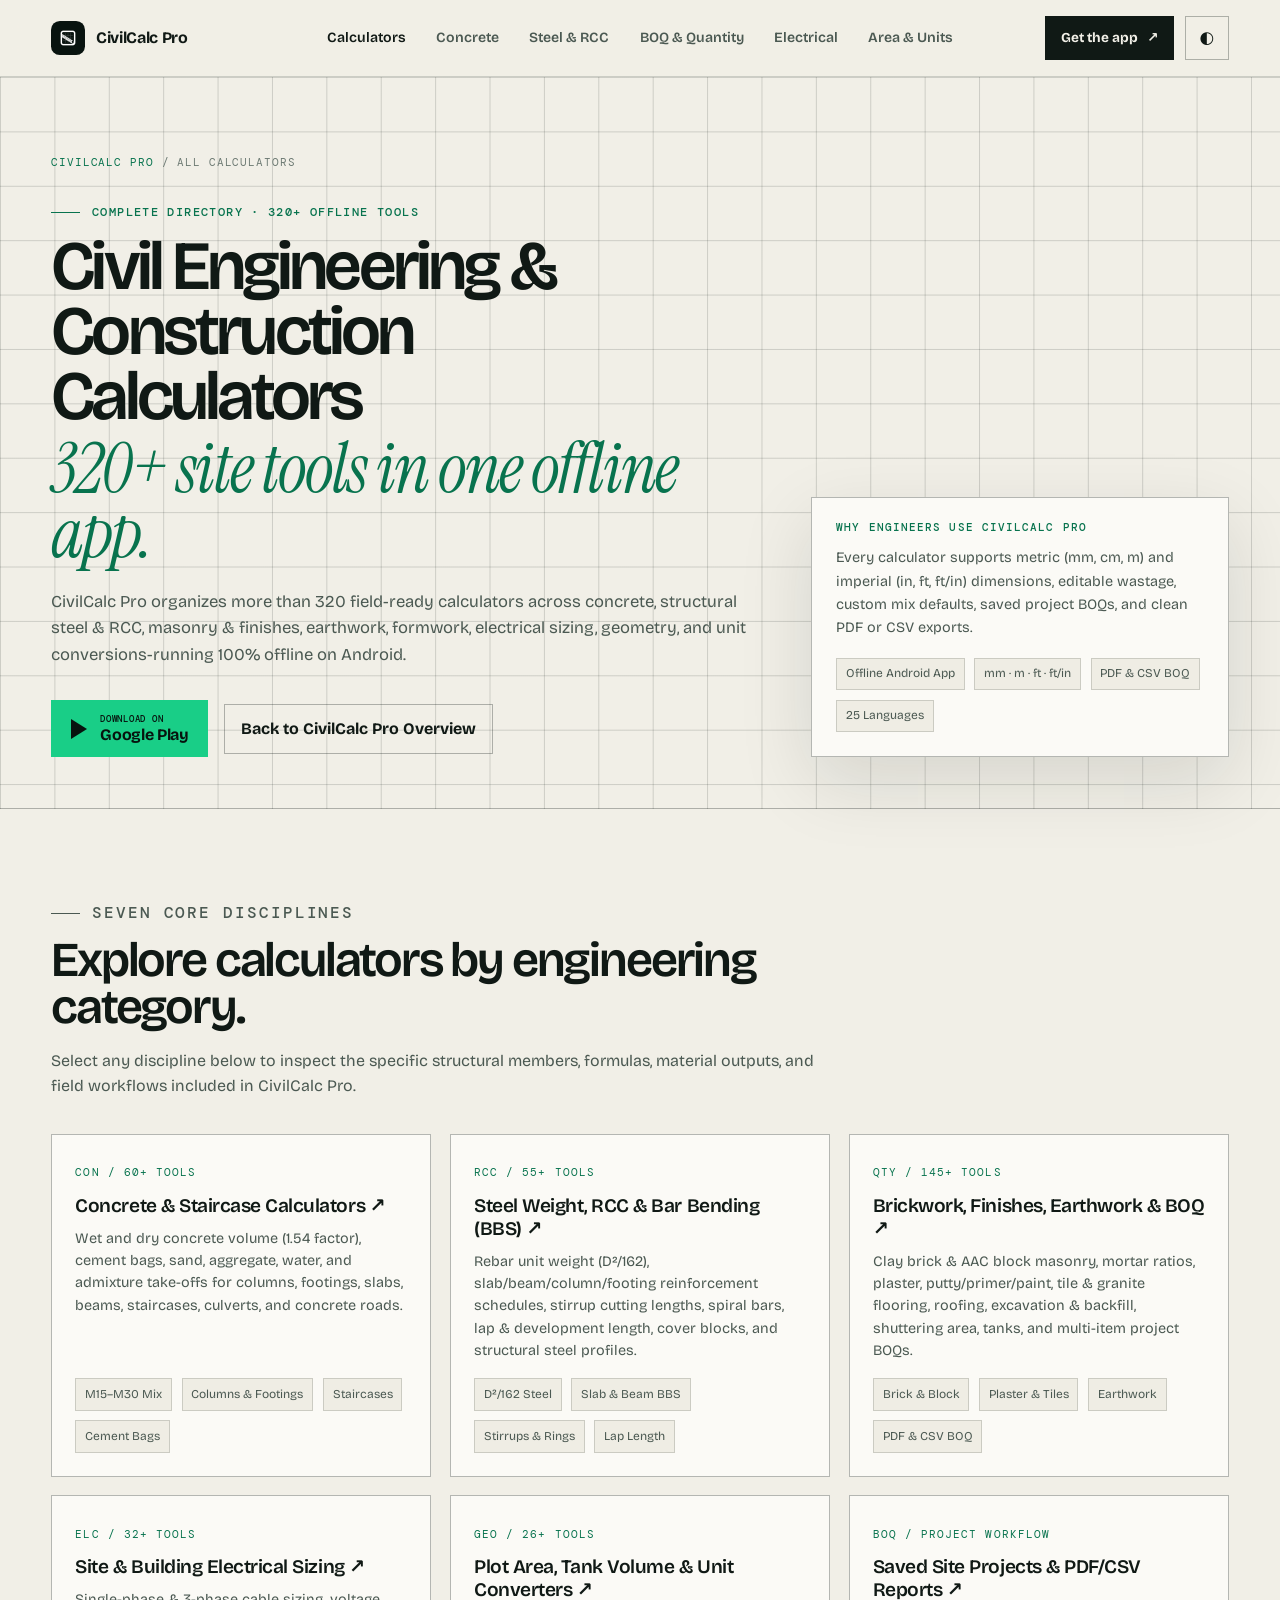
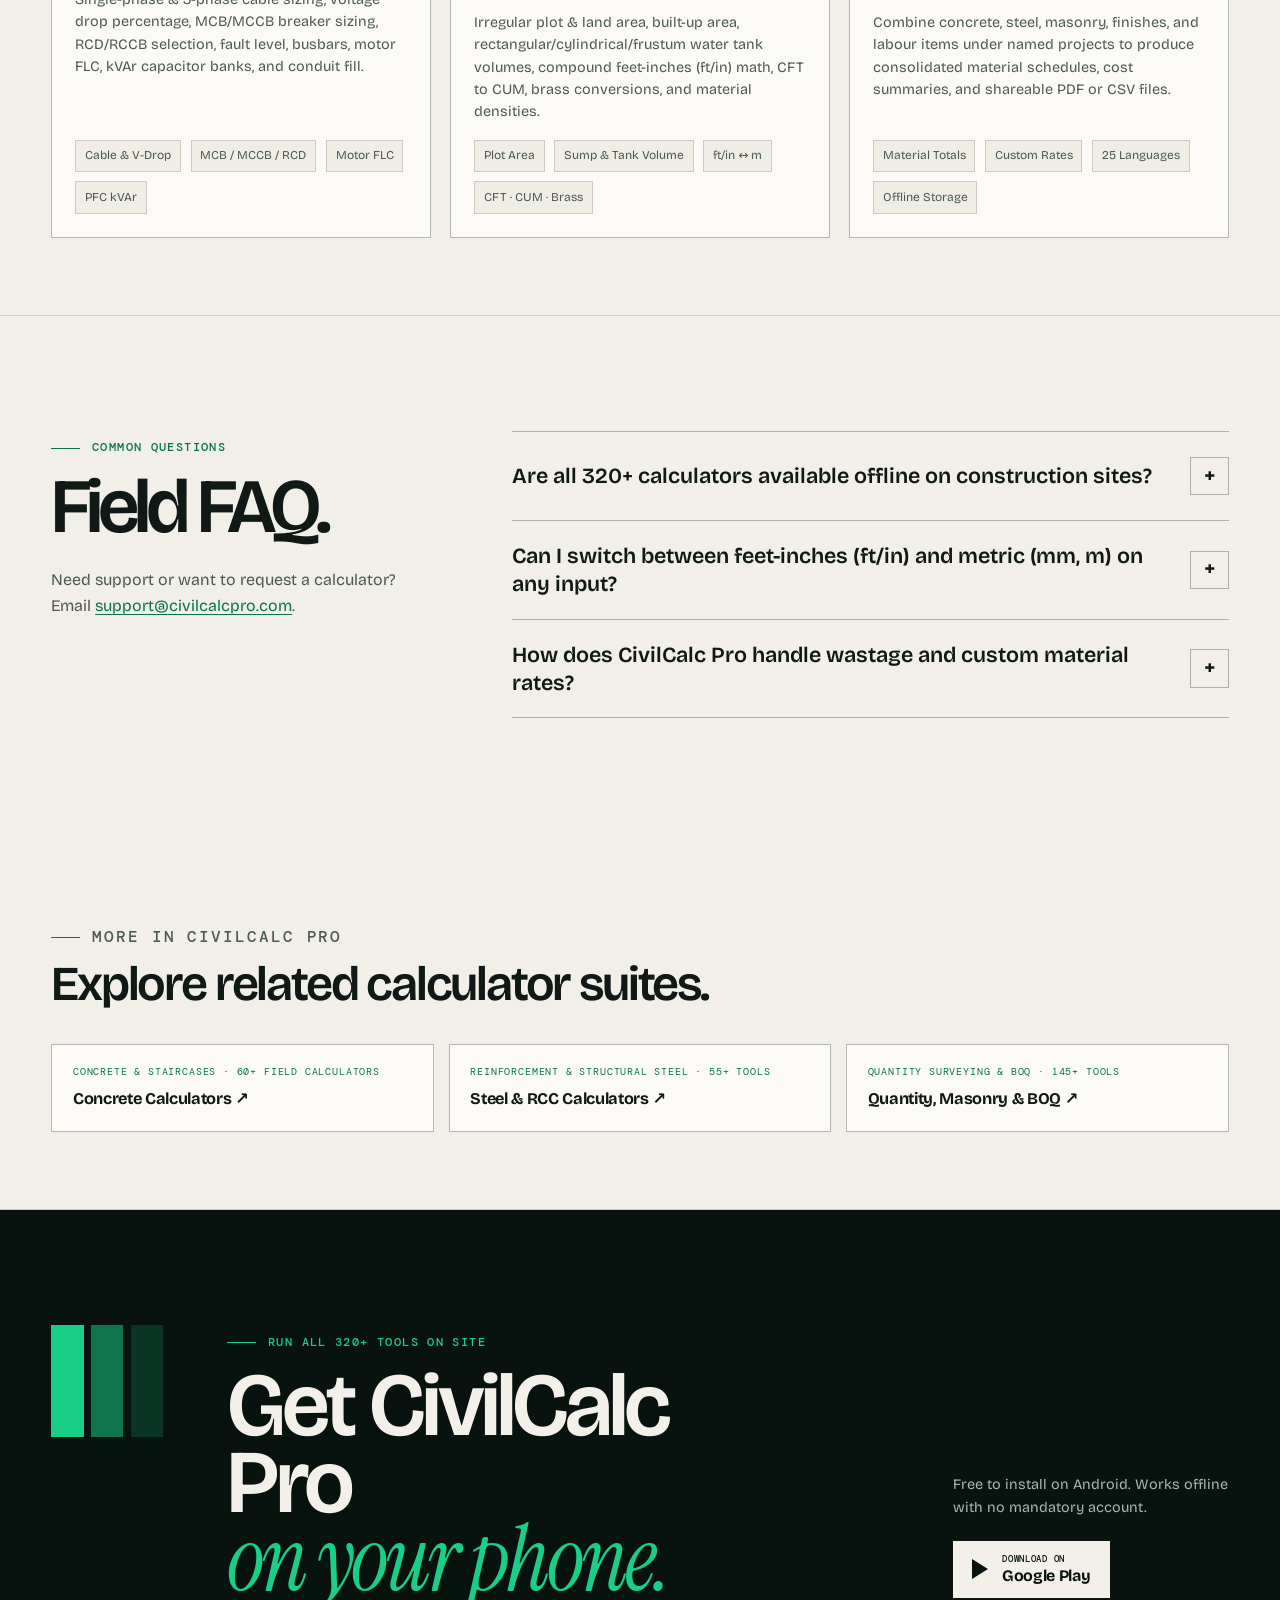
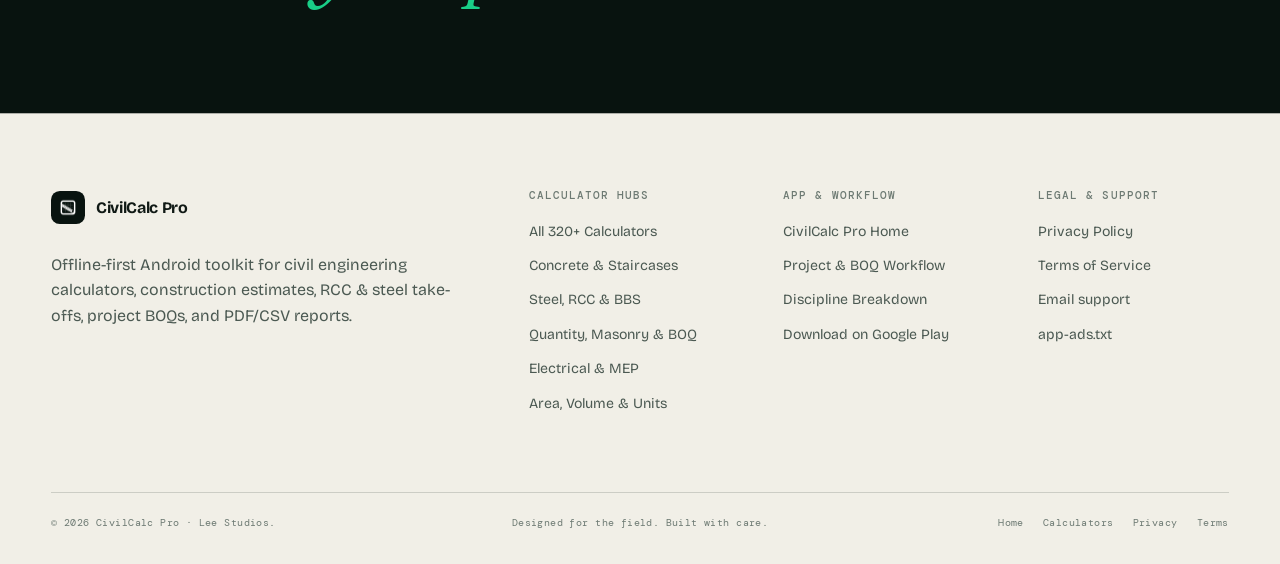
<file: calculators/index.html>
<!doctype html>
<html lang="en">
  <head>
    <meta charset="utf-8" />
    <script>
      (function () {
        var root = document.documentElement;
        try {
          var saved = localStorage.getItem("ccp_theme");
          if (saved !== "light" && saved !== "dark") {
            saved = window.matchMedia("(prefers-color-scheme: dark)").matches
              ? "dark"
              : "light";
          }
          root.dataset.theme = saved;
        } catch (_) {
          root.dataset.theme = "light";
        }
      })();
    </script>
    <meta
      name="viewport"
      content="width=device-width, initial-scale=1, viewport-fit=cover"
    />
    <title>
      320+ Civil Engineering &amp; Construction Calculators - CivilCalc Pro App
    </title>
    <meta
      name="description"
      content="Browse all 320+ offline civil engineering and construction calculators in CivilCalc Pro: concrete volume, RCC &amp; steel weight (BBS), brickwork, plaster, tiles, electrical sizing, BOQs, and unit converters."
    />
    <meta
      name="robots"
      content="index,follow,max-image-preview:large,max-snippet:-1,max-video-preview:-1"
    />
    <meta name="theme-color" content="#f1efe7" />
    <meta name="application-name" content="CivilCalc Pro" />
    <meta name="apple-mobile-web-app-title" content="CivilCalc Pro" />
    <meta name="author" content="Lee Studios" />

    <link rel="icon" href="/favicon.ico" sizes="any" />
    <link rel="shortcut icon" href="/favicon.ico" />
    <link rel="icon" type="image/png" sizes="48x48" href="/favicon-48x48.png" />
    <link rel="icon" type="image/png" sizes="32x32" href="/favicon-32x32.png" />
    <link rel="icon" type="image/png" sizes="16x16" href="/favicon-16x16.png" />
    <link rel="apple-touch-icon" sizes="180x180" href="/apple-touch-icon.png" />
    <link rel="manifest" href="/site.webmanifest" />
    <link rel="canonical" href="https://civilcalcpro.com/calculators/" />

    <meta property="og:site_name" content="CivilCalc Pro" />
    <meta property="og:locale" content="en_US" />
    <meta property="og:type" content="website" />
    <meta
      property="og:title"
      content="320+ Civil Engineering &amp; Construction Calculators - CivilCalc Pro App"
    />
    <meta
      property="og:description"
      content="Browse all 320+ offline civil engineering and construction calculators in CivilCalc Pro: concrete volume, RCC &amp; steel weight (BBS), brickwork, plaster, tiles, electrical sizing, BOQs, and unit converters."
    />
    <meta property="og:url" content="https://civilcalcpro.com/calculators/" />
    <meta
      property="og:image"
      content="https://civilcalcpro.com/og-banner.png"
    />
    <meta property="og:image:width" content="1200" />
    <meta property="og:image:height" content="630" />
    <meta property="og:image:alt" content="CivilCalc Pro - All Calculators" />
    <meta name="twitter:card" content="summary_large_image" />
    <meta
      name="twitter:title"
      content="320+ Civil Engineering &amp; Construction Calculators - CivilCalc Pro App"
    />
    <meta
      name="twitter:description"
      content="Browse all 320+ offline civil engineering and construction calculators in CivilCalc Pro: concrete volume, RCC &amp; steel weight (BBS), brickwork, plaster, tiles, electrical sizing, BOQs, and unit converters."
    />
    <meta
      name="twitter:image"
      content="https://civilcalcpro.com/og-banner.png"
    />

    <link rel="preconnect" href="https://fonts.googleapis.com" />
    <link rel="preconnect" href="https://fonts.gstatic.com" crossorigin />
    <link
      rel="stylesheet"
      href="https://fonts.googleapis.com/css2?family=Bricolage+Grotesque:opsz,wght@12..96,400;12..96,500;12..96,600;12..96,700;12..96,800&amp;family=DM+Mono:wght@400;500&amp;family=Instrument+Serif:ital@0;1&amp;display=swap"
    />
    <link rel="stylesheet" href="/assets/styles.css?v=seo-20261118" />

    <script type="application/ld+json">
      {
        "@context": "https://schema.org",
        "@type": "BreadcrumbList",
        "itemListElement": [
          {
            "@type": "ListItem",
            "position": 1,
            "name": "CivilCalc Pro",
            "item": "https://civilcalcpro.com/"
          },
          {
            "@type": "ListItem",
            "position": 2,
            "name": "All Calculators",
            "item": "https://civilcalcpro.com/calculators/"
          }
        ]
      }
    </script>
    <script type="application/ld+json">
      {
        "@context": "https://schema.org",
        "@type": "ItemList",
        "name": "Civil Engineering & Construction Calculators",
        "description": "Browse all 320+ offline civil engineering and construction calculators in CivilCalc Pro: concrete volume, RCC & steel weight (BBS), brickwork, plaster, tiles, electrical sizing, BOQs, and unit converters.",
        "url": "https://civilcalcpro.com/calculators/",
        "numberOfItems": 6,
        "itemListElement": [
          {
            "@type": "ListItem",
            "position": 1,
            "name": "Concrete & Staircase Calculators",
            "description": "Wet and dry concrete volume (1.54 factor), cement bags, sand, aggregate, water, and admixture take-offs for columns, footings, slabs, beams, staircases, culverts, and concrete roads.",
            "url": "https://civilcalcpro.com/concrete-calculators/"
          },
          {
            "@type": "ListItem",
            "position": 2,
            "name": "Steel Weight, RCC & Bar Bending (BBS)",
            "description": "Rebar unit weight (D²/162), slab/beam/column/footing reinforcement schedules, stirrup cutting lengths, spiral bars, lap & development length, cover blocks, and structural steel profiles.",
            "url": "https://civilcalcpro.com/rcc-steel-calculators/"
          },
          {
            "@type": "ListItem",
            "position": 3,
            "name": "Brickwork, Finishes, Earthwork & BOQ",
            "description": "Clay brick & AAC block masonry, mortar ratios, plaster, putty/primer/paint, tile & granite flooring, roofing, excavation & backfill, shuttering area, tanks, and multi-item project BOQs.",
            "url": "https://civilcalcpro.com/quantity-boq-calculators/"
          },
          {
            "@type": "ListItem",
            "position": 4,
            "name": "Site & Building Electrical Sizing",
            "description": "Single-phase & 3-phase cable sizing, voltage drop percentage, MCB/MCCB breaker sizing, RCD/RCCB selection, fault level, busbars, motor FLC, kVAr capacitor banks, and conduit fill.",
            "url": "https://civilcalcpro.com/electrical-calculators/"
          },
          {
            "@type": "ListItem",
            "position": 5,
            "name": "Plot Area, Tank Volume & Unit Converters",
            "description": "Irregular plot & land area, built-up area, rectangular/cylindrical/frustum water tank volumes, compound feet-inches (ft/in) math, CFT to CUM, brass conversions, and material densities.",
            "url": "https://civilcalcpro.com/area-volume-conversion/"
          },
          {
            "@type": "ListItem",
            "position": 6,
            "name": "Saved Site Projects & PDF/CSV Reports",
            "description": "Combine concrete, steel, masonry, finishes, and labour items under named projects to produce consolidated material schedules, cost summaries, and shareable PDF or CSV files.",
            "url": "https://civilcalcpro.com/quantity-boq-calculators/#boq-reports"
          }
        ]
      }
    </script>
    <script type="application/ld+json">
      {
        "@context": "https://schema.org",
        "@type": "FAQPage",
        "mainEntity": [
          {
            "@type": "Question",
            "name": "Are all 320+ calculators available offline on construction sites?",
            "acceptedAnswer": {
              "@type": "Answer",
              "text": "Yes. Every calculation engine runs locally on your Android phone with zero internet dependency, so you can estimate concrete, steel, masonry, and electrical loads in basements or remote sites."
            }
          },
          {
            "@type": "Question",
            "name": "Can I switch between feet-inches (ft/in) and metric (mm, m) on any input?",
            "acceptedAnswer": {
              "@type": "Answer",
              "text": "Yes. Length, span, thickness, spacing, and diameter inputs support mm, cm, m, in, ft, and compound ft/in, converting seamlessly without manual unit math."
            }
          },
          {
            "@type": "Question",
            "name": "How does CivilCalc Pro handle wastage and custom material rates?",
            "acceptedAnswer": {
              "@type": "Answer",
              "text": "Each quantity calculator exposes editable wastage percentages, dry-volume multipliers, cement bag weights, and optional unit prices so your project BOQ reflects real local procurement rates."
            }
          }
        ]
      }
    </script>
  </head>

  <body>
    <a class="skip-link" href="#main">Skip to content</a>

    <header class="site-header">
      <div class="container nav">
        <a class="brand" href="/" aria-label="CivilCalc Pro home">
          <span class="brand-mark">
            <img
              src="/public/images/adaptive-icon.png"
              width="128"
              height="128"
              alt="CivilCalc Pro"
            />
          </span>
          <span class="brand-name">CivilCalc Pro</span>
        </a>

        <nav class="nav-links" aria-label="Primary navigation">
          <a class="active" href="/calculators/">Calculators</a>
          <a href="/concrete-calculators/">Concrete</a>
          <a href="/rcc-steel-calculators/">Steel &amp; RCC</a>
          <a href="/quantity-boq-calculators/">BOQ &amp; Quantity</a>
          <a href="/electrical-calculators/">Electrical</a>
          <a href="/area-volume-conversion/">Area &amp; Units</a>
        </nav>

        <div class="nav-right">
          <a
            class="header-cta"
            href="https://play.google.com/store/apps/details?id=com.leestudios.civilcalcpro"
            rel="noopener noreferrer"
          >
            Get the app <span aria-hidden="true">↗</span>
          </a>
          <button
            type="button"
            class="theme-toggle"
            data-theme-toggle
            aria-label="Switch to dark theme"
            title="Toggle color theme"
          >
            <span class="theme-symbol" aria-hidden="true"></span>
          </button>
        </div>
      </div>
    </header>

    <main id="main">
      <section class="hub-hero">
        <div class="container">
          <nav aria-label="Breadcrumb">
            <ol class="breadcrumbs">
              <li><a href="/">CivilCalc Pro</a></li>
              <li aria-hidden="true">/</li>
              <li>All Calculators</li>
            </ol>
          </nav>

          <div class="hub-hero-inner">
            <div>
              <p class="coordinate">COMPLETE DIRECTORY · 320+ OFFLINE TOOLS</p>
              <h1>
                Civil Engineering &amp; Construction Calculators
                <em>320+ site tools in one offline app.</em>
              </h1>
              <p class="lead">
                CivilCalc Pro organizes more than 320 field-ready calculators
                across concrete, structural steel &amp; RCC, masonry &amp;
                finishes, earthwork, formwork, electrical sizing, geometry, and
                unit conversions-running 100% offline on Android.
              </p>
              <div class="hero-actions" style="margin-top: 2rem">
                <a
                  class="store-button"
                  href="https://play.google.com/store/apps/details?id=com.leestudios.civilcalcpro"
                  rel="noopener noreferrer"
                  aria-label="Get CivilCalc Pro on Google Play"
                >
                  <span class="play-mark" aria-hidden="true"></span>
                  <span>
                    <small>Download on</small>
                    <strong>Google Play</strong>
                  </span>
                </a>
                <a class="button-secondary" href="/">
                  Back to CivilCalc Pro Overview
                </a>
              </div>
            </div>

            <aside class="hub-aside" aria-label="Field capability summary">
              <h2>Why Engineers Use CivilCalc Pro</h2>
              <p>
                Every calculator supports metric (mm, cm, m) and imperial (in,
                ft, ft/in) dimensions, editable wastage, custom mix defaults,
                saved project BOQs, and clean PDF or CSV exports.
              </p>
              <ul class="chip-row">
                <li class="chip">Offline Android App</li>
                <li class="chip">mm · m · ft · ft/in</li>
                <li class="chip">PDF &amp; CSV BOQ</li>
                <li class="chip">25 Languages</li>
              </ul>
            </aside>
          </div>
        </div>
      </section>

      <section
        class="hub-section"
        id="disciplines"
        aria-labelledby="disciplines-title"
      >
        <div class="container">
          <div class="hub-section-head">
            <p class="coordinate">SEVEN CORE DISCIPLINES</p>
            <h2 id="disciplines-title">
              Explore calculators by engineering category.
            </h2>
            <p>
              Select any discipline below to inspect the specific structural
              members, formulas, material outputs, and field workflows included
              in CivilCalc Pro.
            </p>
          </div>

          <div class="calc-grid">
            <article class="calc-card">
              <div>
                <span class="calc-card-code">CON / 60+ TOOLS</span>
                <h3>
                  <a href="/concrete-calculators/"
                    >Concrete &amp; Staircase Calculators ↗</a
                  >
                </h3>
                <p>
                  Wet and dry concrete volume (1.54 factor), cement bags, sand,
                  aggregate, water, and admixture take-offs for columns,
                  footings, slabs, beams, staircases, culverts, and concrete
                  roads.
                </p>
              </div>
              <ul class="chip-row">
                <li class="chip">M15–M30 Mix</li>
                <li class="chip">Columns &amp; Footings</li>
                <li class="chip">Staircases</li>
                <li class="chip">Cement Bags</li>
              </ul>
            </article>
            <article class="calc-card">
              <div>
                <span class="calc-card-code">RCC / 55+ TOOLS</span>
                <h3>
                  <a href="/rcc-steel-calculators/"
                    >Steel Weight, RCC &amp; Bar Bending (BBS) ↗</a
                  >
                </h3>
                <p>
                  Rebar unit weight (D²/162), slab/beam/column/footing
                  reinforcement schedules, stirrup cutting lengths, spiral bars,
                  lap &amp; development length, cover blocks, and structural
                  steel profiles.
                </p>
              </div>
              <ul class="chip-row">
                <li class="chip">D²/162 Steel</li>
                <li class="chip">Slab &amp; Beam BBS</li>
                <li class="chip">Stirrups &amp; Rings</li>
                <li class="chip">Lap Length</li>
              </ul>
            </article>
            <article class="calc-card">
              <div>
                <span class="calc-card-code">QTY / 145+ TOOLS</span>
                <h3>
                  <a href="/quantity-boq-calculators/"
                    >Brickwork, Finishes, Earthwork &amp; BOQ ↗</a
                  >
                </h3>
                <p>
                  Clay brick &amp; AAC block masonry, mortar ratios, plaster,
                  putty/primer/paint, tile &amp; granite flooring, roofing,
                  excavation &amp; backfill, shuttering area, tanks, and
                  multi-item project BOQs.
                </p>
              </div>
              <ul class="chip-row">
                <li class="chip">Brick &amp; Block</li>
                <li class="chip">Plaster &amp; Tiles</li>
                <li class="chip">Earthwork</li>
                <li class="chip">PDF &amp; CSV BOQ</li>
              </ul>
            </article>
            <article class="calc-card">
              <div>
                <span class="calc-card-code">ELC / 32+ TOOLS</span>
                <h3>
                  <a href="/electrical-calculators/"
                    >Site &amp; Building Electrical Sizing ↗</a
                  >
                </h3>
                <p>
                  Single-phase &amp; 3-phase cable sizing, voltage drop
                  percentage, MCB/MCCB breaker sizing, RCD/RCCB selection, fault
                  level, busbars, motor FLC, kVAr capacitor banks, and conduit
                  fill.
                </p>
              </div>
              <ul class="chip-row">
                <li class="chip">Cable &amp; V-Drop</li>
                <li class="chip">MCB / MCCB / RCD</li>
                <li class="chip">Motor FLC</li>
                <li class="chip">PFC kVAr</li>
              </ul>
            </article>
            <article class="calc-card">
              <div>
                <span class="calc-card-code">GEO / 26+ TOOLS</span>
                <h3>
                  <a href="/area-volume-conversion/"
                    >Plot Area, Tank Volume &amp; Unit Converters ↗</a
                  >
                </h3>
                <p>
                  Irregular plot &amp; land area, built-up area,
                  rectangular/cylindrical/frustum water tank volumes, compound
                  feet-inches (ft/in) math, CFT to CUM, brass conversions, and
                  material densities.
                </p>
              </div>
              <ul class="chip-row">
                <li class="chip">Plot Area</li>
                <li class="chip">Sump &amp; Tank Volume</li>
                <li class="chip">ft/in ↔ m</li>
                <li class="chip">CFT · CUM · Brass</li>
              </ul>
            </article>
            <article class="calc-card">
              <div>
                <span class="calc-card-code">BOQ / PROJECT WORKFLOW</span>
                <h3>
                  <a href="/quantity-boq-calculators/#boq-reports"
                    >Saved Site Projects &amp; PDF/CSV Reports ↗</a
                  >
                </h3>
                <p>
                  Combine concrete, steel, masonry, finishes, and labour items
                  under named projects to produce consolidated material
                  schedules, cost summaries, and shareable PDF or CSV files.
                </p>
              </div>
              <ul class="chip-row">
                <li class="chip">Material Totals</li>
                <li class="chip">Custom Rates</li>
                <li class="chip">25 Languages</li>
                <li class="chip">Offline Storage</li>
              </ul>
            </article>
          </div>
        </div>
      </section>

      <section class="faq-section section" aria-labelledby="hub-faq-title">
        <div class="container faq-grid">
          <div class="faq-heading">
            <p class="coordinate">COMMON QUESTIONS</p>
            <h2 id="hub-faq-title">Field FAQ.</h2>
            <p>
              Need support or want to request a calculator? Email
              <a href="mailto:support@civilcalcpro.com"
                >support@civilcalcpro.com</a
              >.
            </p>
          </div>

          <div class="faq">
            <details>
              <summary>
                Are all 320+ calculators available offline on construction
                sites?
              </summary>
              <p>
                Yes. Every calculation engine runs locally on your Android phone
                with zero internet dependency, so you can estimate concrete,
                steel, masonry, and electrical loads in basements or remote
                sites.
              </p>
            </details>
            <details>
              <summary>
                Can I switch between feet-inches (ft/in) and metric (mm, m) on
                any input?
              </summary>
              <p>
                Yes. Length, span, thickness, spacing, and diameter inputs
                support mm, cm, m, in, ft, and compound ft/in, converting
                seamlessly without manual unit math.
              </p>
            </details>
            <details>
              <summary>
                How does CivilCalc Pro handle wastage and custom material rates?
              </summary>
              <p>
                Each quantity calculator exposes editable wastage percentages,
                dry-volume multipliers, cement bag weights, and optional unit
                prices so your project BOQ reflects real local procurement
                rates.
              </p>
            </details>
          </div>
        </div>
      </section>

      <section class="hub-section" aria-label="Related calculator categories">
        <div class="container">
          <div class="hub-section-head">
            <p class="coordinate">MORE IN CIVILCALC PRO</p>
            <h2>Explore related calculator suites.</h2>
          </div>
          <div class="hub-nav-strip">
            <a class="hub-nav-card" href="/concrete-calculators/">
              <small>CONCRETE &amp; STAIRCASES · 60+ FIELD CALCULATORS</small>
              <strong>Concrete Calculators ↗</strong>
            </a>
            <a class="hub-nav-card" href="/rcc-steel-calculators/">
              <small>REINFORCEMENT &amp; STRUCTURAL STEEL · 55+ TOOLS</small>
              <strong>Steel &amp; RCC Calculators ↗</strong>
            </a>
            <a class="hub-nav-card" href="/quantity-boq-calculators/">
              <small>QUANTITY SURVEYING &amp; BOQ · 145+ TOOLS</small>
              <strong>Quantity, Masonry &amp; BOQ ↗</strong>
            </a>
          </div>
        </div>
      </section>

      <section class="final-cta" aria-labelledby="hub-cta-title">
        <div class="container cta-grid">
          <div class="cta-marker" aria-hidden="true">
            <span></span><span></span><span></span>
          </div>
          <div class="cta-copy">
            <p class="coordinate coordinate--light">
              RUN ALL 320+ TOOLS ON SITE
            </p>
            <h2 id="hub-cta-title">
              Get CivilCalc Pro
              <em>on your phone.</em>
            </h2>
          </div>
          <div class="cta-action">
            <p>
              Free to install on Android. Works offline with no mandatory
              account.
            </p>
            <a
              class="store-button store-button--light"
              href="https://play.google.com/store/apps/details?id=com.leestudios.civilcalcpro"
              rel="noopener noreferrer"
              aria-label="Get CivilCalc Pro on Google Play"
            >
              <span class="play-mark" aria-hidden="true"></span>
              <span>
                <small>Download on</small>
                <strong>Google Play</strong>
              </span>
            </a>
          </div>
        </div>
      </section>
    </main>

    <footer class="site-footer">
      <div class="container footer-grid footer-grid--four">
        <div class="footer-card footer-card--brand">
          <div class="footer-brand">
            <span class="brand-mark">
              <img
                src="/public/images/adaptive-icon.png"
                width="128"
                height="128"
                alt="CivilCalc Pro"
              />
            </span>
            <span>CivilCalc Pro</span>
          </div>
          <p>
            Offline-first Android toolkit for civil engineering calculators,
            construction estimates, RCC &amp; steel take-offs, project BOQs, and
            PDF/CSV reports.
          </p>
        </div>
        <div class="footer-card">
          <h2>Calculator hubs</h2>
          <ul class="list-tight">
            <li><a href="/calculators/">All 320+ Calculators</a></li>
            <li>
              <a href="/concrete-calculators/">Concrete &amp; Staircases</a>
            </li>
            <li><a href="/rcc-steel-calculators/">Steel, RCC &amp; BBS</a></li>
            <li>
              <a href="/quantity-boq-calculators/"
                >Quantity, Masonry &amp; BOQ</a
              >
            </li>
            <li><a href="/electrical-calculators/">Electrical &amp; MEP</a></li>
            <li>
              <a href="/area-volume-conversion/">Area, Volume &amp; Units</a>
            </li>
          </ul>
        </div>
        <div class="footer-card">
          <h2>App &amp; workflow</h2>
          <ul class="list-tight">
            <li><a href="/">CivilCalc Pro Home</a></li>
            <li><a href="/#workflow">Project &amp; BOQ Workflow</a></li>
            <li><a href="/#calculators">Discipline Breakdown</a></li>
            <li>
              <a
                href="https://play.google.com/store/apps/details?id=com.leestudios.civilcalcpro"
                rel="noopener noreferrer"
                >Download on Google Play</a
              >
            </li>
          </ul>
        </div>
        <div class="footer-card">
          <h2>Legal &amp; support</h2>
          <ul class="list-tight">
            <li><a href="/privacy/">Privacy Policy</a></li>
            <li><a href="/terms/">Terms of Service</a></li>
            <li><a href="mailto:support@civilcalcpro.com">Email support</a></li>
            <li><a href="/app-ads.txt">app-ads.txt</a></li>
          </ul>
        </div>
      </div>

      <div class="container footer-bottom">
        <p>&copy; <span id="year">2026</span> CivilCalc Pro · Lee Studios.</p>
        <p class="footer-note">Designed for the field. Built with care.</p>
        <div class="meta-links">
          <a href="/">Home</a>
          <a href="/calculators/">Calculators</a>
          <a href="/privacy/">Privacy</a>
          <a href="/terms/">Terms</a>
        </div>
      </div>
    </footer>

    <script>
      (function () {
        var el = document.getElementById("year");
        if (el) el.textContent = new Date().getFullYear();

        function apply(theme) {
          document.documentElement.dataset.theme = theme;
          var meta = document.querySelector('meta[name="theme-color"]');
          if (meta)
            meta.setAttribute(
              "content",
              theme === "light" ? "#f1efe7" : "#0a100d",
            );
          document
            .querySelectorAll("[data-theme-toggle]")
            .forEach(function (b) {
              b.setAttribute(
                "aria-label",
                theme === "light"
                  ? "Switch to dark theme"
                  : "Switch to light theme",
              );
            });
          try {
            localStorage.setItem("ccp_theme", theme);
          } catch (_) {}
        }

        document.addEventListener("click", function (e) {
          var btn = e.target.closest("[data-theme-toggle]");
          if (!btn) return;
          apply(
            document.documentElement.dataset.theme === "dark"
              ? "light"
              : "dark",
          );
        });

        apply(document.documentElement.dataset.theme || "light");
      })();
    </script>

    <script
      defer
      src="https://portalstage.catchpoint.com/jp/203816/latest/InitialLoadScript.js"
    ></script>
  </body>
</html>
</file>
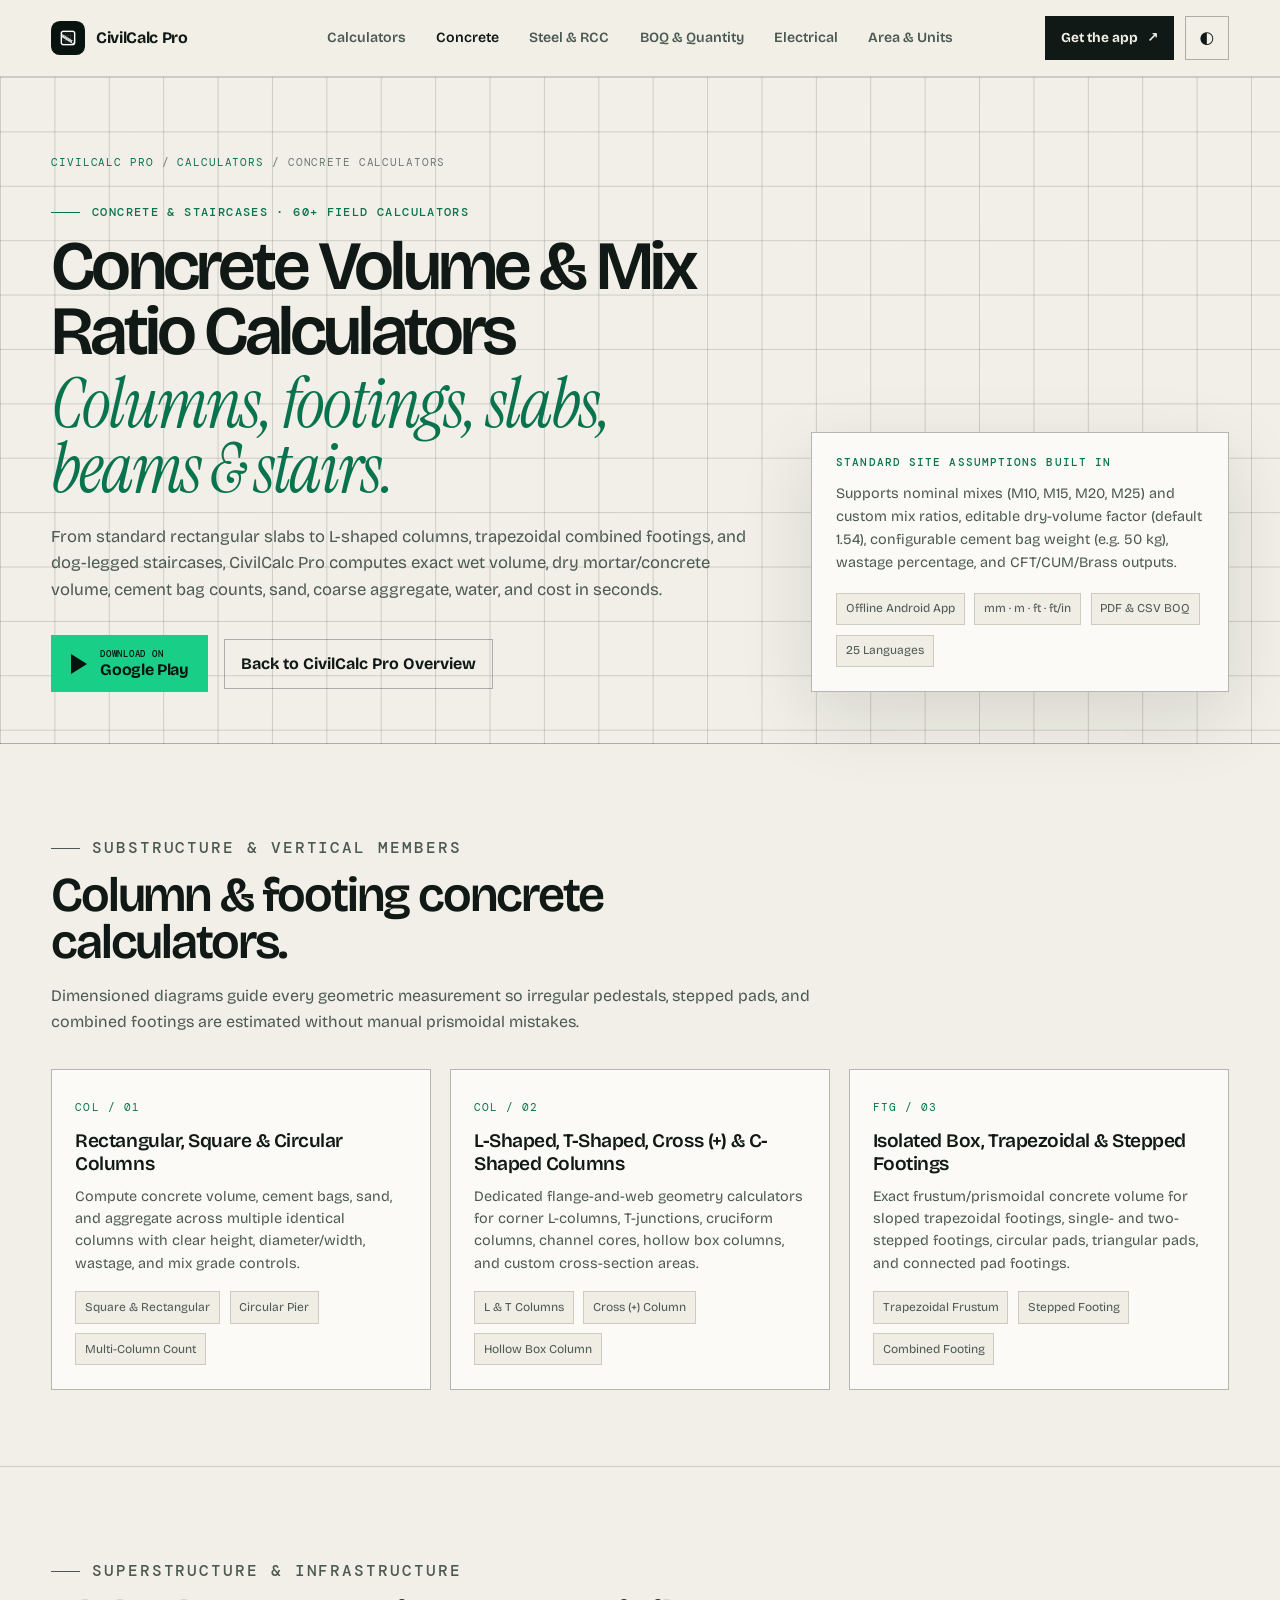
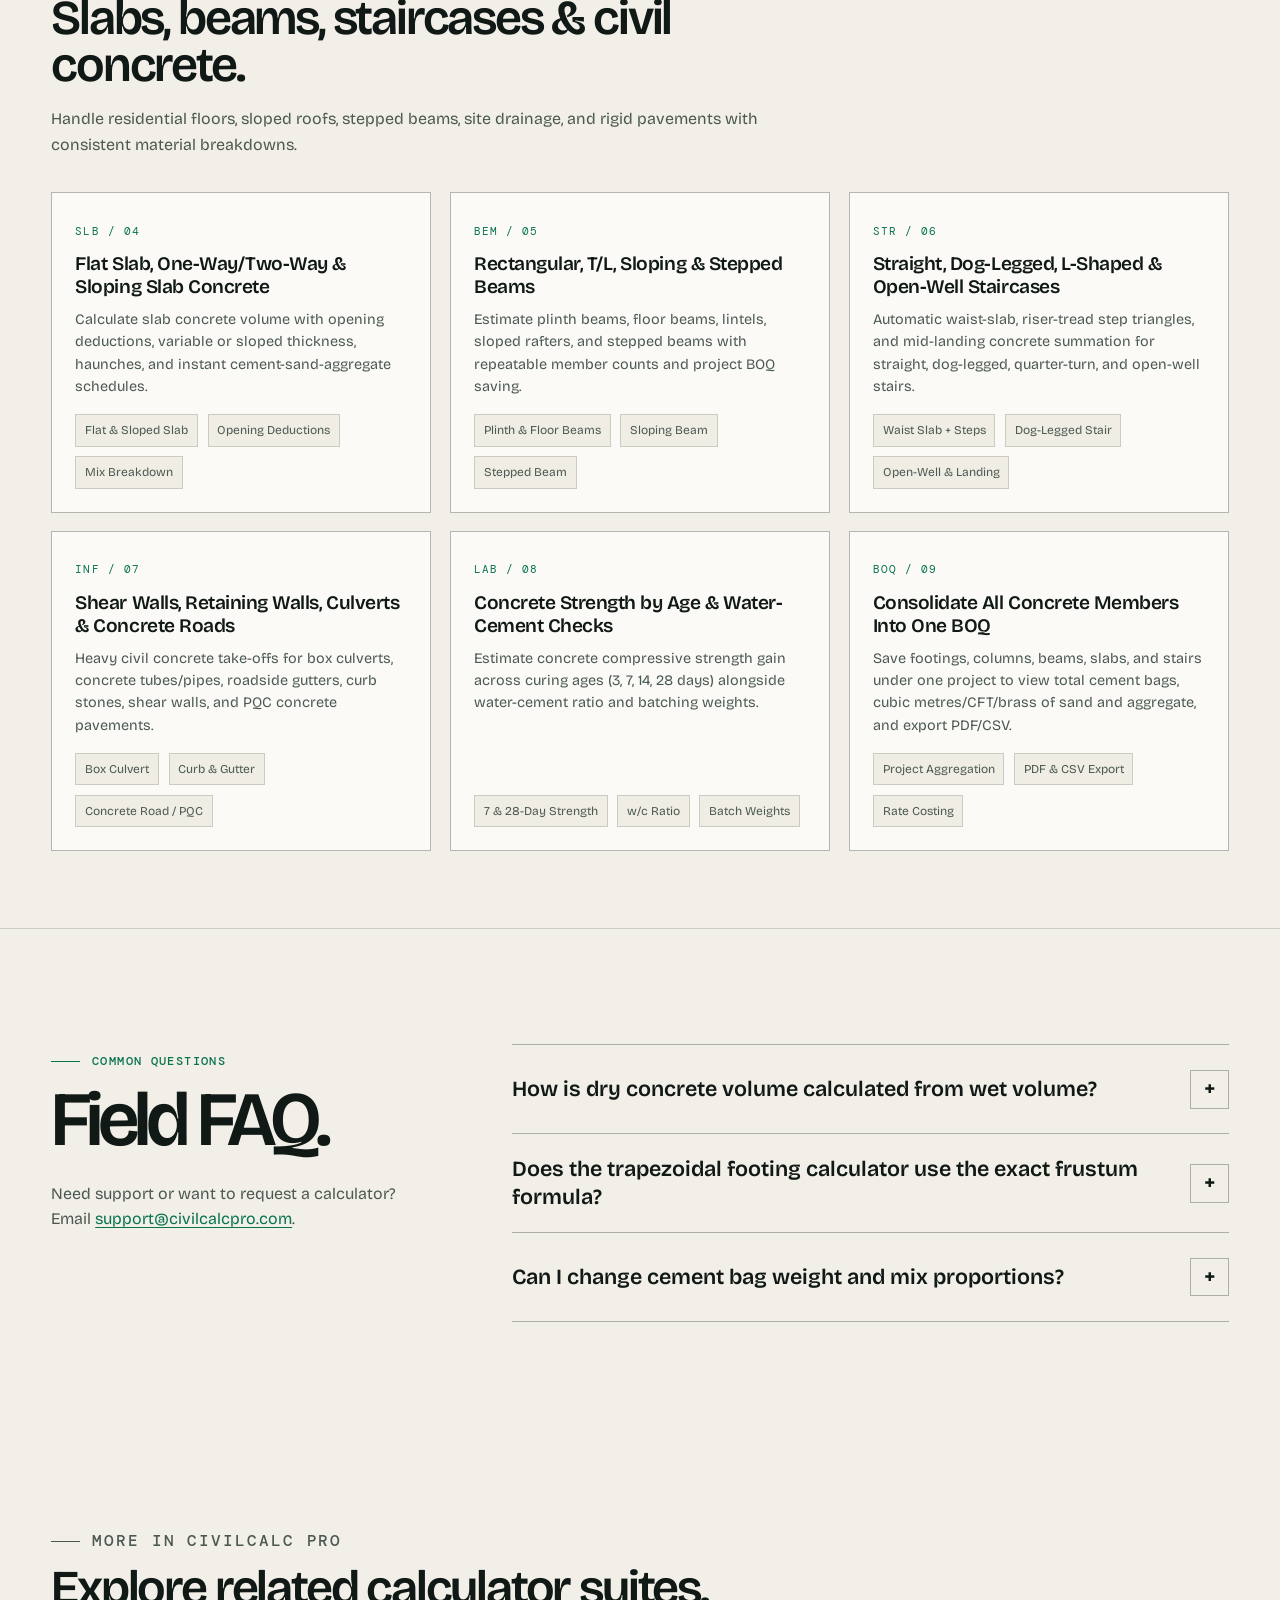
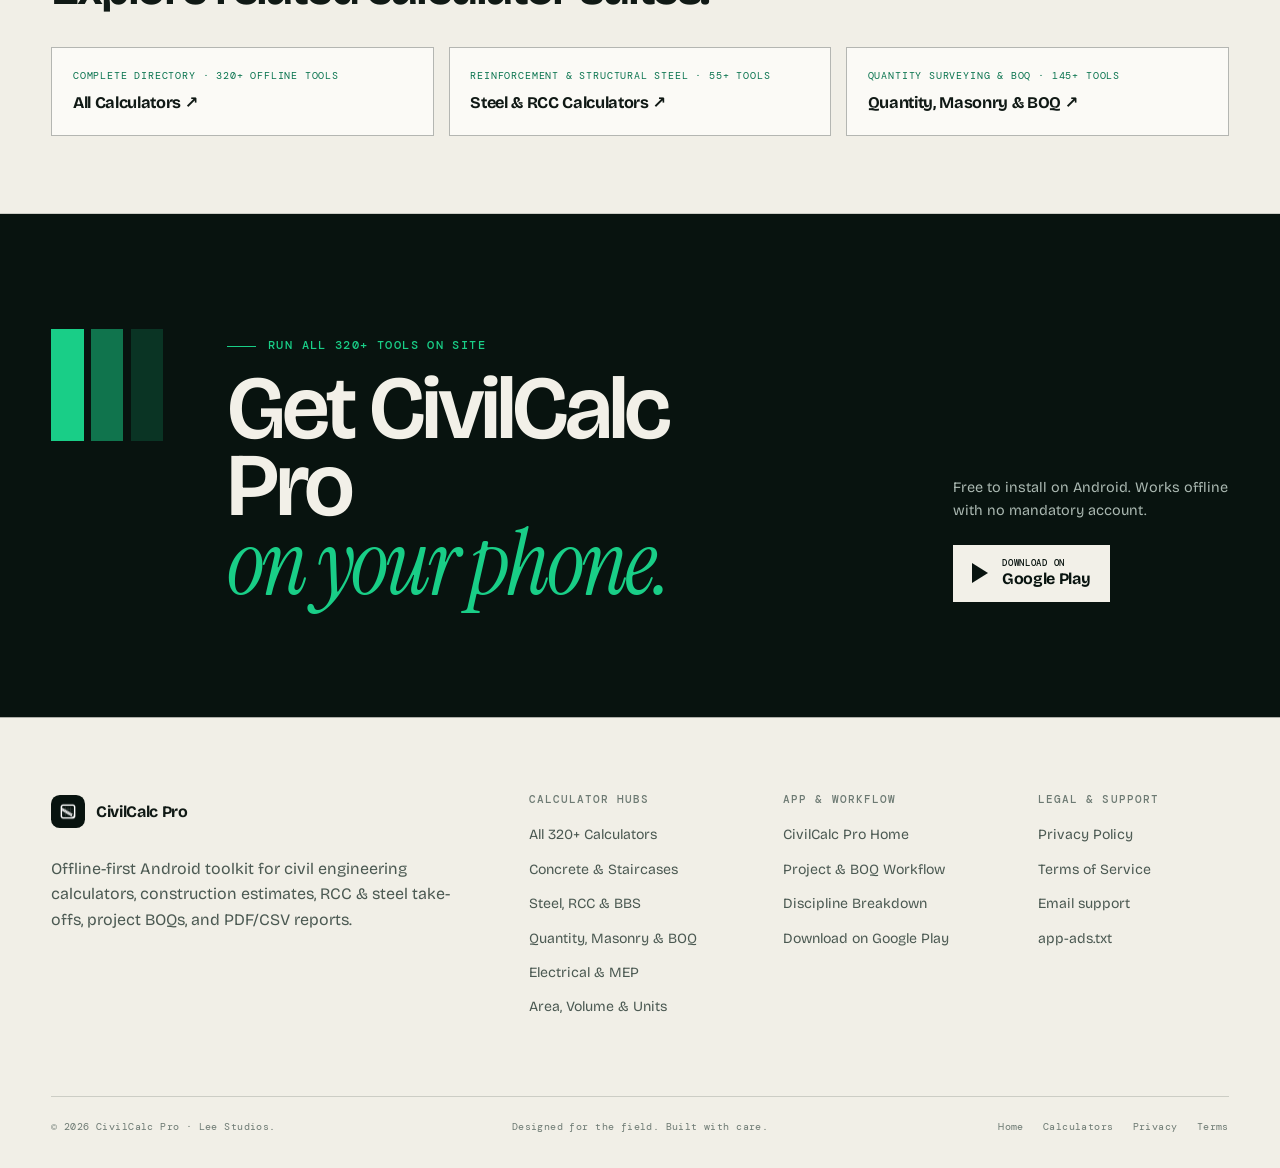
<file: concrete-calculators/index.html>
<!doctype html>
<html lang="en">
  <head>
    <meta charset="utf-8" />
    <script>
      (function () {
        var root = document.documentElement;
        try {
          var saved = localStorage.getItem("ccp_theme");
          if (saved !== "light" && saved !== "dark") {
            saved = window.matchMedia("(prefers-color-scheme: dark)").matches
              ? "dark"
              : "light";
          }
          root.dataset.theme = saved;
        } catch (_) {
          root.dataset.theme = "light";
        }
      })();
    </script>
    <meta
      name="viewport"
      content="width=device-width, initial-scale=1, viewport-fit=cover"
    />
    <title>
      Concrete Calculator - Cement, Sand, Aggregate, Column, Footing &amp; Slab
      | CivilCalc Pro
    </title>
    <meta
      name="description"
      content="Calculate wet and dry concrete volume (1.54 factor), cement bags, sand, aggregate, and water for columns, trapezoidal &amp; stepped footings, slabs, beams, staircases, culverts, and concrete roads in CivilCalc Pro."
    />
    <meta
      name="robots"
      content="index,follow,max-image-preview:large,max-snippet:-1,max-video-preview:-1"
    />
    <meta name="theme-color" content="#f1efe7" />
    <meta name="application-name" content="CivilCalc Pro" />
    <meta name="apple-mobile-web-app-title" content="CivilCalc Pro" />
    <meta name="author" content="Lee Studios" />

    <link rel="icon" href="/favicon.ico" sizes="any" />
    <link rel="shortcut icon" href="/favicon.ico" />
    <link rel="icon" type="image/png" sizes="48x48" href="/favicon-48x48.png" />
    <link rel="icon" type="image/png" sizes="32x32" href="/favicon-32x32.png" />
    <link rel="icon" type="image/png" sizes="16x16" href="/favicon-16x16.png" />
    <link rel="apple-touch-icon" sizes="180x180" href="/apple-touch-icon.png" />
    <link rel="manifest" href="/site.webmanifest" />
    <link
      rel="canonical"
      href="https://civilcalcpro.com/concrete-calculators/"
    />

    <meta property="og:site_name" content="CivilCalc Pro" />
    <meta property="og:locale" content="en_US" />
    <meta property="og:type" content="website" />
    <meta
      property="og:title"
      content="Concrete Calculator - Cement, Sand, Aggregate, Column, Footing &amp; Slab | CivilCalc Pro"
    />
    <meta
      property="og:description"
      content="Calculate wet and dry concrete volume (1.54 factor), cement bags, sand, aggregate, and water for columns, trapezoidal &amp; stepped footings, slabs, beams, staircases, culverts, and concrete roads in CivilCalc Pro."
    />
    <meta
      property="og:url"
      content="https://civilcalcpro.com/concrete-calculators/"
    />
    <meta
      property="og:image"
      content="https://civilcalcpro.com/og-banner.png"
    />
    <meta property="og:image:width" content="1200" />
    <meta property="og:image:height" content="630" />
    <meta
      property="og:image:alt"
      content="CivilCalc Pro - Concrete Calculators"
    />
    <meta name="twitter:card" content="summary_large_image" />
    <meta
      name="twitter:title"
      content="Concrete Calculator - Cement, Sand, Aggregate, Column, Footing &amp; Slab | CivilCalc Pro"
    />
    <meta
      name="twitter:description"
      content="Calculate wet and dry concrete volume (1.54 factor), cement bags, sand, aggregate, and water for columns, trapezoidal &amp; stepped footings, slabs, beams, staircases, culverts, and concrete roads in CivilCalc Pro."
    />
    <meta
      name="twitter:image"
      content="https://civilcalcpro.com/og-banner.png"
    />

    <link rel="preconnect" href="https://fonts.googleapis.com" />
    <link rel="preconnect" href="https://fonts.gstatic.com" crossorigin />
    <link
      rel="stylesheet"
      href="https://fonts.googleapis.com/css2?family=Bricolage+Grotesque:opsz,wght@12..96,400;12..96,500;12..96,600;12..96,700;12..96,800&amp;family=DM+Mono:wght@400;500&amp;family=Instrument+Serif:ital@0;1&amp;display=swap"
    />
    <link rel="stylesheet" href="/assets/styles.css?v=seo-20261118" />

    <script type="application/ld+json">
      {
        "@context": "https://schema.org",
        "@type": "BreadcrumbList",
        "itemListElement": [
          {
            "@type": "ListItem",
            "position": 1,
            "name": "CivilCalc Pro",
            "item": "https://civilcalcpro.com/"
          },
          {
            "@type": "ListItem",
            "position": 2,
            "name": "Calculators",
            "item": "https://civilcalcpro.com/calculators/"
          },
          {
            "@type": "ListItem",
            "position": 3,
            "name": "Concrete Calculators",
            "item": "https://civilcalcpro.com/concrete-calculators/"
          }
        ]
      }
    </script>
    <script type="application/ld+json">
      {
        "@context": "https://schema.org",
        "@type": "ItemList",
        "name": "Concrete Volume & Mix Ratio Calculators",
        "description": "Calculate wet and dry concrete volume (1.54 factor), cement bags, sand, aggregate, and water for columns, trapezoidal & stepped footings, slabs, beams, staircases, culverts, and concrete roads in CivilCalc Pro.",
        "url": "https://civilcalcpro.com/concrete-calculators/",
        "numberOfItems": 9,
        "itemListElement": [
          {
            "@type": "ListItem",
            "position": 1,
            "name": "Rectangular, Square & Circular Columns",
            "description": "Compute concrete volume, cement bags, sand, and aggregate across multiple identical columns with clear height, diameter/width, wastage, and mix grade controls."
          },
          {
            "@type": "ListItem",
            "position": 2,
            "name": "L-Shaped, T-Shaped, Cross (+) & C-Shaped Columns",
            "description": "Dedicated flange-and-web geometry calculators for corner L-columns, T-junctions, cruciform columns, channel cores, hollow box columns, and custom cross-section areas."
          },
          {
            "@type": "ListItem",
            "position": 3,
            "name": "Isolated Box, Trapezoidal & Stepped Footings",
            "description": "Exact frustum/prismoidal concrete volume for sloped trapezoidal footings, single- and two-stepped footings, circular pads, triangular pads, and connected pad footings."
          },
          {
            "@type": "ListItem",
            "position": 4,
            "name": "Flat Slab, One-Way/Two-Way & Sloping Slab Concrete",
            "description": "Calculate slab concrete volume with opening deductions, variable or sloped thickness, haunches, and instant cement-sand-aggregate schedules."
          },
          {
            "@type": "ListItem",
            "position": 5,
            "name": "Rectangular, T/L, Sloping & Stepped Beams",
            "description": "Estimate plinth beams, floor beams, lintels, sloped rafters, and stepped beams with repeatable member counts and project BOQ saving."
          },
          {
            "@type": "ListItem",
            "position": 6,
            "name": "Straight, Dog-Legged, L-Shaped & Open-Well Staircases",
            "description": "Automatic waist-slab, riser-tread step triangles, and mid-landing concrete summation for straight, dog-legged, quarter-turn, and open-well stairs."
          },
          {
            "@type": "ListItem",
            "position": 7,
            "name": "Shear Walls, Retaining Walls, Culverts & Concrete Roads",
            "description": "Heavy civil concrete take-offs for box culverts, concrete tubes/pipes, roadside gutters, curb stones, shear walls, and PQC concrete pavements."
          },
          {
            "@type": "ListItem",
            "position": 8,
            "name": "Concrete Strength by Age & Water-Cement Checks",
            "description": "Estimate concrete compressive strength gain across curing ages (3, 7, 14, 28 days) alongside water-cement ratio and batching weights."
          },
          {
            "@type": "ListItem",
            "position": 9,
            "name": "Consolidate All Concrete Members Into One BOQ",
            "description": "Save footings, columns, beams, slabs, and stairs under one project to view total cement bags, cubic metres/CFT/brass of sand and aggregate, and export PDF/CSV."
          }
        ]
      }
    </script>
    <script type="application/ld+json">
      {
        "@context": "https://schema.org",
        "@type": "FAQPage",
        "mainEntity": [
          {
            "@type": "Question",
            "name": "How is dry concrete volume calculated from wet volume?",
            "acceptedAnswer": {
              "@type": "Answer",
              "text": "CivilCalc Pro multiplies net wet concrete volume (plus optional wastage) by the dry-volume factor-1.54 by default to account for voids in sand and coarse aggregate-and divides by the sum of mix proportions to compute cement, sand, and aggregate quantities."
            }
          },
          {
            "@type": "Question",
            "name": "Does the trapezoidal footing calculator use the exact frustum formula?",
            "acceptedAnswer": {
              "@type": "Answer",
              "text": "Yes. Sloped/trapezoidal footings sum the rectangular base cuboid with the exact prismoidal/frustum wedge volume H/6 × [A1 + A2 + 4·Am] (or equivalent exact cross-sectional integration) rather than crude average-area approximations."
            }
          },
          {
            "@type": "Question",
            "name": "Can I change cement bag weight and mix proportions?",
            "acceptedAnswer": {
              "@type": "Answer",
              "text": "Yes. Standard grades (such as 1:1.5:3 for M20 or 1:1:2 for M25) as well as custom ratios and bag weights (50 kg, 40 kg, 25 kg, or 94 lb) can be customized per calculation or saved in Defaults."
            }
          }
        ]
      }
    </script>
  </head>

  <body>
    <a class="skip-link" href="#main">Skip to content</a>

    <header class="site-header">
      <div class="container nav">
        <a class="brand" href="/" aria-label="CivilCalc Pro home">
          <span class="brand-mark">
            <img
              src="/public/images/adaptive-icon.png"
              width="128"
              height="128"
              alt="CivilCalc Pro"
            />
          </span>
          <span class="brand-name">CivilCalc Pro</span>
        </a>

        <nav class="nav-links" aria-label="Primary navigation">
          <a href="/calculators/">Calculators</a>
          <a class="active" href="/concrete-calculators/">Concrete</a>
          <a href="/rcc-steel-calculators/">Steel &amp; RCC</a>
          <a href="/quantity-boq-calculators/">BOQ &amp; Quantity</a>
          <a href="/electrical-calculators/">Electrical</a>
          <a href="/area-volume-conversion/">Area &amp; Units</a>
        </nav>

        <div class="nav-right">
          <a
            class="header-cta"
            href="https://play.google.com/store/apps/details?id=com.leestudios.civilcalcpro"
            rel="noopener noreferrer"
          >
            Get the app <span aria-hidden="true">↗</span>
          </a>
          <button
            type="button"
            class="theme-toggle"
            data-theme-toggle
            aria-label="Switch to dark theme"
            title="Toggle color theme"
          >
            <span class="theme-symbol" aria-hidden="true"></span>
          </button>
        </div>
      </div>
    </header>

    <main id="main">
      <section class="hub-hero">
        <div class="container">
          <nav aria-label="Breadcrumb">
            <ol class="breadcrumbs">
              <li><a href="/">CivilCalc Pro</a></li>
              <li aria-hidden="true">/</li>
              <li><a href="/calculators/">Calculators</a></li>
              <li aria-hidden="true">/</li>
              <li>Concrete Calculators</li>
            </ol>
          </nav>

          <div class="hub-hero-inner">
            <div>
              <p class="coordinate">
                CONCRETE &amp; STAIRCASES · 60+ FIELD CALCULATORS
              </p>
              <h1>
                Concrete Volume &amp; Mix Ratio Calculators
                <em>Columns, footings, slabs, beams &amp; stairs.</em>
              </h1>
              <p class="lead">
                From standard rectangular slabs to L-shaped columns, trapezoidal
                combined footings, and dog-legged staircases, CivilCalc Pro
                computes exact wet volume, dry mortar/concrete volume, cement
                bag counts, sand, coarse aggregate, water, and cost in seconds.
              </p>
              <div class="hero-actions" style="margin-top: 2rem">
                <a
                  class="store-button"
                  href="https://play.google.com/store/apps/details?id=com.leestudios.civilcalcpro"
                  rel="noopener noreferrer"
                  aria-label="Get CivilCalc Pro on Google Play"
                >
                  <span class="play-mark" aria-hidden="true"></span>
                  <span>
                    <small>Download on</small>
                    <strong>Google Play</strong>
                  </span>
                </a>
                <a class="button-secondary" href="/">
                  Back to CivilCalc Pro Overview
                </a>
              </div>
            </div>

            <aside class="hub-aside" aria-label="Field capability summary">
              <h2>Standard Site Assumptions Built In</h2>
              <p>
                Supports nominal mixes (M10, M15, M20, M25) and custom mix
                ratios, editable dry-volume factor (default 1.54), configurable
                cement bag weight (e.g. 50 kg), wastage percentage, and
                CFT/CUM/Brass outputs.
              </p>
              <ul class="chip-row">
                <li class="chip">Offline Android App</li>
                <li class="chip">mm · m · ft · ft/in</li>
                <li class="chip">PDF &amp; CSV BOQ</li>
                <li class="chip">25 Languages</li>
              </ul>
            </aside>
          </div>
        </div>
      </section>

      <section
        class="hub-section"
        id="columns-footings"
        aria-labelledby="columns-footings-title"
      >
        <div class="container">
          <div class="hub-section-head">
            <p class="coordinate">SUBSTRUCTURE &amp; VERTICAL MEMBERS</p>
            <h2 id="columns-footings-title">
              Column &amp; footing concrete calculators.
            </h2>
            <p>
              Dimensioned diagrams guide every geometric measurement so
              irregular pedestals, stepped pads, and combined footings are
              estimated without manual prismoidal mistakes.
            </p>
          </div>

          <div class="calc-grid">
            <article class="calc-card">
              <div>
                <span class="calc-card-code">COL / 01</span>
                <h3>Rectangular, Square &amp; Circular Columns</h3>
                <p>
                  Compute concrete volume, cement bags, sand, and aggregate
                  across multiple identical columns with clear height,
                  diameter/width, wastage, and mix grade controls.
                </p>
              </div>
              <ul class="chip-row">
                <li class="chip">Square &amp; Rectangular</li>
                <li class="chip">Circular Pier</li>
                <li class="chip">Multi-Column Count</li>
              </ul>
            </article>
            <article class="calc-card">
              <div>
                <span class="calc-card-code">COL / 02</span>
                <h3>L-Shaped, T-Shaped, Cross (+) &amp; C-Shaped Columns</h3>
                <p>
                  Dedicated flange-and-web geometry calculators for corner
                  L-columns, T-junctions, cruciform columns, channel cores,
                  hollow box columns, and custom cross-section areas.
                </p>
              </div>
              <ul class="chip-row">
                <li class="chip">L &amp; T Columns</li>
                <li class="chip">Cross (+) Column</li>
                <li class="chip">Hollow Box Column</li>
              </ul>
            </article>
            <article class="calc-card">
              <div>
                <span class="calc-card-code">FTG / 03</span>
                <h3>Isolated Box, Trapezoidal &amp; Stepped Footings</h3>
                <p>
                  Exact frustum/prismoidal concrete volume for sloped
                  trapezoidal footings, single- and two-stepped footings,
                  circular pads, triangular pads, and connected pad footings.
                </p>
              </div>
              <ul class="chip-row">
                <li class="chip">Trapezoidal Frustum</li>
                <li class="chip">Stepped Footing</li>
                <li class="chip">Combined Footing</li>
              </ul>
            </article>
          </div>
        </div>
      </section>

      <section
        class="hub-section"
        id="slabs-beams"
        aria-labelledby="slabs-beams-title"
      >
        <div class="container">
          <div class="hub-section-head">
            <p class="coordinate">SUPERSTRUCTURE &amp; INFRASTRUCTURE</p>
            <h2 id="slabs-beams-title">
              Slabs, beams, staircases &amp; civil concrete.
            </h2>
            <p>
              Handle residential floors, sloped roofs, stepped beams, site
              drainage, and rigid pavements with consistent material breakdowns.
            </p>
          </div>

          <div class="calc-grid">
            <article class="calc-card">
              <div>
                <span class="calc-card-code">SLB / 04</span>
                <h3>Flat Slab, One-Way/Two-Way &amp; Sloping Slab Concrete</h3>
                <p>
                  Calculate slab concrete volume with opening deductions,
                  variable or sloped thickness, haunches, and instant
                  cement-sand-aggregate schedules.
                </p>
              </div>
              <ul class="chip-row">
                <li class="chip">Flat &amp; Sloped Slab</li>
                <li class="chip">Opening Deductions</li>
                <li class="chip">Mix Breakdown</li>
              </ul>
            </article>
            <article class="calc-card">
              <div>
                <span class="calc-card-code">BEM / 05</span>
                <h3>Rectangular, T/L, Sloping &amp; Stepped Beams</h3>
                <p>
                  Estimate plinth beams, floor beams, lintels, sloped rafters,
                  and stepped beams with repeatable member counts and project
                  BOQ saving.
                </p>
              </div>
              <ul class="chip-row">
                <li class="chip">Plinth &amp; Floor Beams</li>
                <li class="chip">Sloping Beam</li>
                <li class="chip">Stepped Beam</li>
              </ul>
            </article>
            <article class="calc-card" id="staircases">
              <div>
                <span class="calc-card-code">STR / 06</span>
                <h3>
                  Straight, Dog-Legged, L-Shaped &amp; Open-Well Staircases
                </h3>
                <p>
                  Automatic waist-slab, riser-tread step triangles, and
                  mid-landing concrete summation for straight, dog-legged,
                  quarter-turn, and open-well stairs.
                </p>
              </div>
              <ul class="chip-row">
                <li class="chip">Waist Slab + Steps</li>
                <li class="chip">Dog-Legged Stair</li>
                <li class="chip">Open-Well &amp; Landing</li>
              </ul>
            </article>
            <article class="calc-card">
              <div>
                <span class="calc-card-code">INF / 07</span>
                <h3>
                  Shear Walls, Retaining Walls, Culverts &amp; Concrete Roads
                </h3>
                <p>
                  Heavy civil concrete take-offs for box culverts, concrete
                  tubes/pipes, roadside gutters, curb stones, shear walls, and
                  PQC concrete pavements.
                </p>
              </div>
              <ul class="chip-row">
                <li class="chip">Box Culvert</li>
                <li class="chip">Curb &amp; Gutter</li>
                <li class="chip">Concrete Road / PQC</li>
              </ul>
            </article>
            <article class="calc-card">
              <div>
                <span class="calc-card-code">LAB / 08</span>
                <h3>Concrete Strength by Age &amp; Water-Cement Checks</h3>
                <p>
                  Estimate concrete compressive strength gain across curing ages
                  (3, 7, 14, 28 days) alongside water-cement ratio and batching
                  weights.
                </p>
              </div>
              <ul class="chip-row">
                <li class="chip">7 &amp; 28-Day Strength</li>
                <li class="chip">w/c Ratio</li>
                <li class="chip">Batch Weights</li>
              </ul>
            </article>
            <article class="calc-card">
              <div>
                <span class="calc-card-code">BOQ / 09</span>
                <h3>Consolidate All Concrete Members Into One BOQ</h3>
                <p>
                  Save footings, columns, beams, slabs, and stairs under one
                  project to view total cement bags, cubic metres/CFT/brass of
                  sand and aggregate, and export PDF/CSV.
                </p>
              </div>
              <ul class="chip-row">
                <li class="chip">Project Aggregation</li>
                <li class="chip">PDF &amp; CSV Export</li>
                <li class="chip">Rate Costing</li>
              </ul>
            </article>
          </div>
        </div>
      </section>

      <section class="faq-section section" aria-labelledby="hub-faq-title">
        <div class="container faq-grid">
          <div class="faq-heading">
            <p class="coordinate">COMMON QUESTIONS</p>
            <h2 id="hub-faq-title">Field FAQ.</h2>
            <p>
              Need support or want to request a calculator? Email
              <a href="mailto:support@civilcalcpro.com"
                >support@civilcalcpro.com</a
              >.
            </p>
          </div>

          <div class="faq">
            <details>
              <summary>
                How is dry concrete volume calculated from wet volume?
              </summary>
              <p>
                CivilCalc Pro multiplies net wet concrete volume (plus optional
                wastage) by the dry-volume factor-1.54 by default to account for
                voids in sand and coarse aggregate-and divides by the sum of mix
                proportions to compute cement, sand, and aggregate quantities.
              </p>
            </details>
            <details>
              <summary>
                Does the trapezoidal footing calculator use the exact frustum
                formula?
              </summary>
              <p>
                Yes. Sloped/trapezoidal footings sum the rectangular base cuboid
                with the exact prismoidal/frustum wedge volume H/6 × [A1 + A2 +
                4·Am] (or equivalent exact cross-sectional integration) rather
                than crude average-area approximations.
              </p>
            </details>
            <details>
              <summary>
                Can I change cement bag weight and mix proportions?
              </summary>
              <p>
                Yes. Standard grades (such as 1:1.5:3 for M20 or 1:1:2 for M25)
                as well as custom ratios and bag weights (50 kg, 40 kg, 25 kg,
                or 94 lb) can be customized per calculation or saved in
                Defaults.
              </p>
            </details>
          </div>
        </div>
      </section>

      <section class="hub-section" aria-label="Related calculator categories">
        <div class="container">
          <div class="hub-section-head">
            <p class="coordinate">MORE IN CIVILCALC PRO</p>
            <h2>Explore related calculator suites.</h2>
          </div>
          <div class="hub-nav-strip">
            <a class="hub-nav-card" href="/calculators/">
              <small>COMPLETE DIRECTORY · 320+ OFFLINE TOOLS</small>
              <strong>All Calculators ↗</strong>
            </a>
            <a class="hub-nav-card" href="/rcc-steel-calculators/">
              <small>REINFORCEMENT &amp; STRUCTURAL STEEL · 55+ TOOLS</small>
              <strong>Steel &amp; RCC Calculators ↗</strong>
            </a>
            <a class="hub-nav-card" href="/quantity-boq-calculators/">
              <small>QUANTITY SURVEYING &amp; BOQ · 145+ TOOLS</small>
              <strong>Quantity, Masonry &amp; BOQ ↗</strong>
            </a>
          </div>
        </div>
      </section>

      <section class="final-cta" aria-labelledby="hub-cta-title">
        <div class="container cta-grid">
          <div class="cta-marker" aria-hidden="true">
            <span></span><span></span><span></span>
          </div>
          <div class="cta-copy">
            <p class="coordinate coordinate--light">
              RUN ALL 320+ TOOLS ON SITE
            </p>
            <h2 id="hub-cta-title">
              Get CivilCalc Pro
              <em>on your phone.</em>
            </h2>
          </div>
          <div class="cta-action">
            <p>
              Free to install on Android. Works offline with no mandatory
              account.
            </p>
            <a
              class="store-button store-button--light"
              href="https://play.google.com/store/apps/details?id=com.leestudios.civilcalcpro"
              rel="noopener noreferrer"
              aria-label="Get CivilCalc Pro on Google Play"
            >
              <span class="play-mark" aria-hidden="true"></span>
              <span>
                <small>Download on</small>
                <strong>Google Play</strong>
              </span>
            </a>
          </div>
        </div>
      </section>
    </main>

    <footer class="site-footer">
      <div class="container footer-grid footer-grid--four">
        <div class="footer-card footer-card--brand">
          <div class="footer-brand">
            <span class="brand-mark">
              <img
                src="/public/images/adaptive-icon.png"
                width="128"
                height="128"
                alt="CivilCalc Pro"
              />
            </span>
            <span>CivilCalc Pro</span>
          </div>
          <p>
            Offline-first Android toolkit for civil engineering calculators,
            construction estimates, RCC &amp; steel take-offs, project BOQs, and
            PDF/CSV reports.
          </p>
        </div>
        <div class="footer-card">
          <h2>Calculator hubs</h2>
          <ul class="list-tight">
            <li><a href="/calculators/">All 320+ Calculators</a></li>
            <li>
              <a href="/concrete-calculators/">Concrete &amp; Staircases</a>
            </li>
            <li><a href="/rcc-steel-calculators/">Steel, RCC &amp; BBS</a></li>
            <li>
              <a href="/quantity-boq-calculators/"
                >Quantity, Masonry &amp; BOQ</a
              >
            </li>
            <li><a href="/electrical-calculators/">Electrical &amp; MEP</a></li>
            <li>
              <a href="/area-volume-conversion/">Area, Volume &amp; Units</a>
            </li>
          </ul>
        </div>
        <div class="footer-card">
          <h2>App &amp; workflow</h2>
          <ul class="list-tight">
            <li><a href="/">CivilCalc Pro Home</a></li>
            <li><a href="/#workflow">Project &amp; BOQ Workflow</a></li>
            <li><a href="/#calculators">Discipline Breakdown</a></li>
            <li>
              <a
                href="https://play.google.com/store/apps/details?id=com.leestudios.civilcalcpro"
                rel="noopener noreferrer"
                >Download on Google Play</a
              >
            </li>
          </ul>
        </div>
        <div class="footer-card">
          <h2>Legal &amp; support</h2>
          <ul class="list-tight">
            <li><a href="/privacy/">Privacy Policy</a></li>
            <li><a href="/terms/">Terms of Service</a></li>
            <li><a href="mailto:support@civilcalcpro.com">Email support</a></li>
            <li><a href="/app-ads.txt">app-ads.txt</a></li>
          </ul>
        </div>
      </div>

      <div class="container footer-bottom">
        <p>&copy; <span id="year">2026</span> CivilCalc Pro · Lee Studios.</p>
        <p class="footer-note">Designed for the field. Built with care.</p>
        <div class="meta-links">
          <a href="/">Home</a>
          <a href="/calculators/">Calculators</a>
          <a href="/privacy/">Privacy</a>
          <a href="/terms/">Terms</a>
        </div>
      </div>
    </footer>

    <script>
      (function () {
        var el = document.getElementById("year");
        if (el) el.textContent = new Date().getFullYear();

        function apply(theme) {
          document.documentElement.dataset.theme = theme;
          var meta = document.querySelector('meta[name="theme-color"]');
          if (meta)
            meta.setAttribute(
              "content",
              theme === "light" ? "#f1efe7" : "#0a100d",
            );
          document
            .querySelectorAll("[data-theme-toggle]")
            .forEach(function (b) {
              b.setAttribute(
                "aria-label",
                theme === "light"
                  ? "Switch to dark theme"
                  : "Switch to light theme",
              );
            });
          try {
            localStorage.setItem("ccp_theme", theme);
          } catch (_) {}
        }

        document.addEventListener("click", function (e) {
          var btn = e.target.closest("[data-theme-toggle]");
          if (!btn) return;
          apply(
            document.documentElement.dataset.theme === "dark"
              ? "light"
              : "dark",
          );
        });

        apply(document.documentElement.dataset.theme || "light");
      })();
    </script>

    <script
      defer
      src="https://portalstage.catchpoint.com/jp/203816/latest/InitialLoadScript.js"
    ></script>
  </body>
</html>
</file>
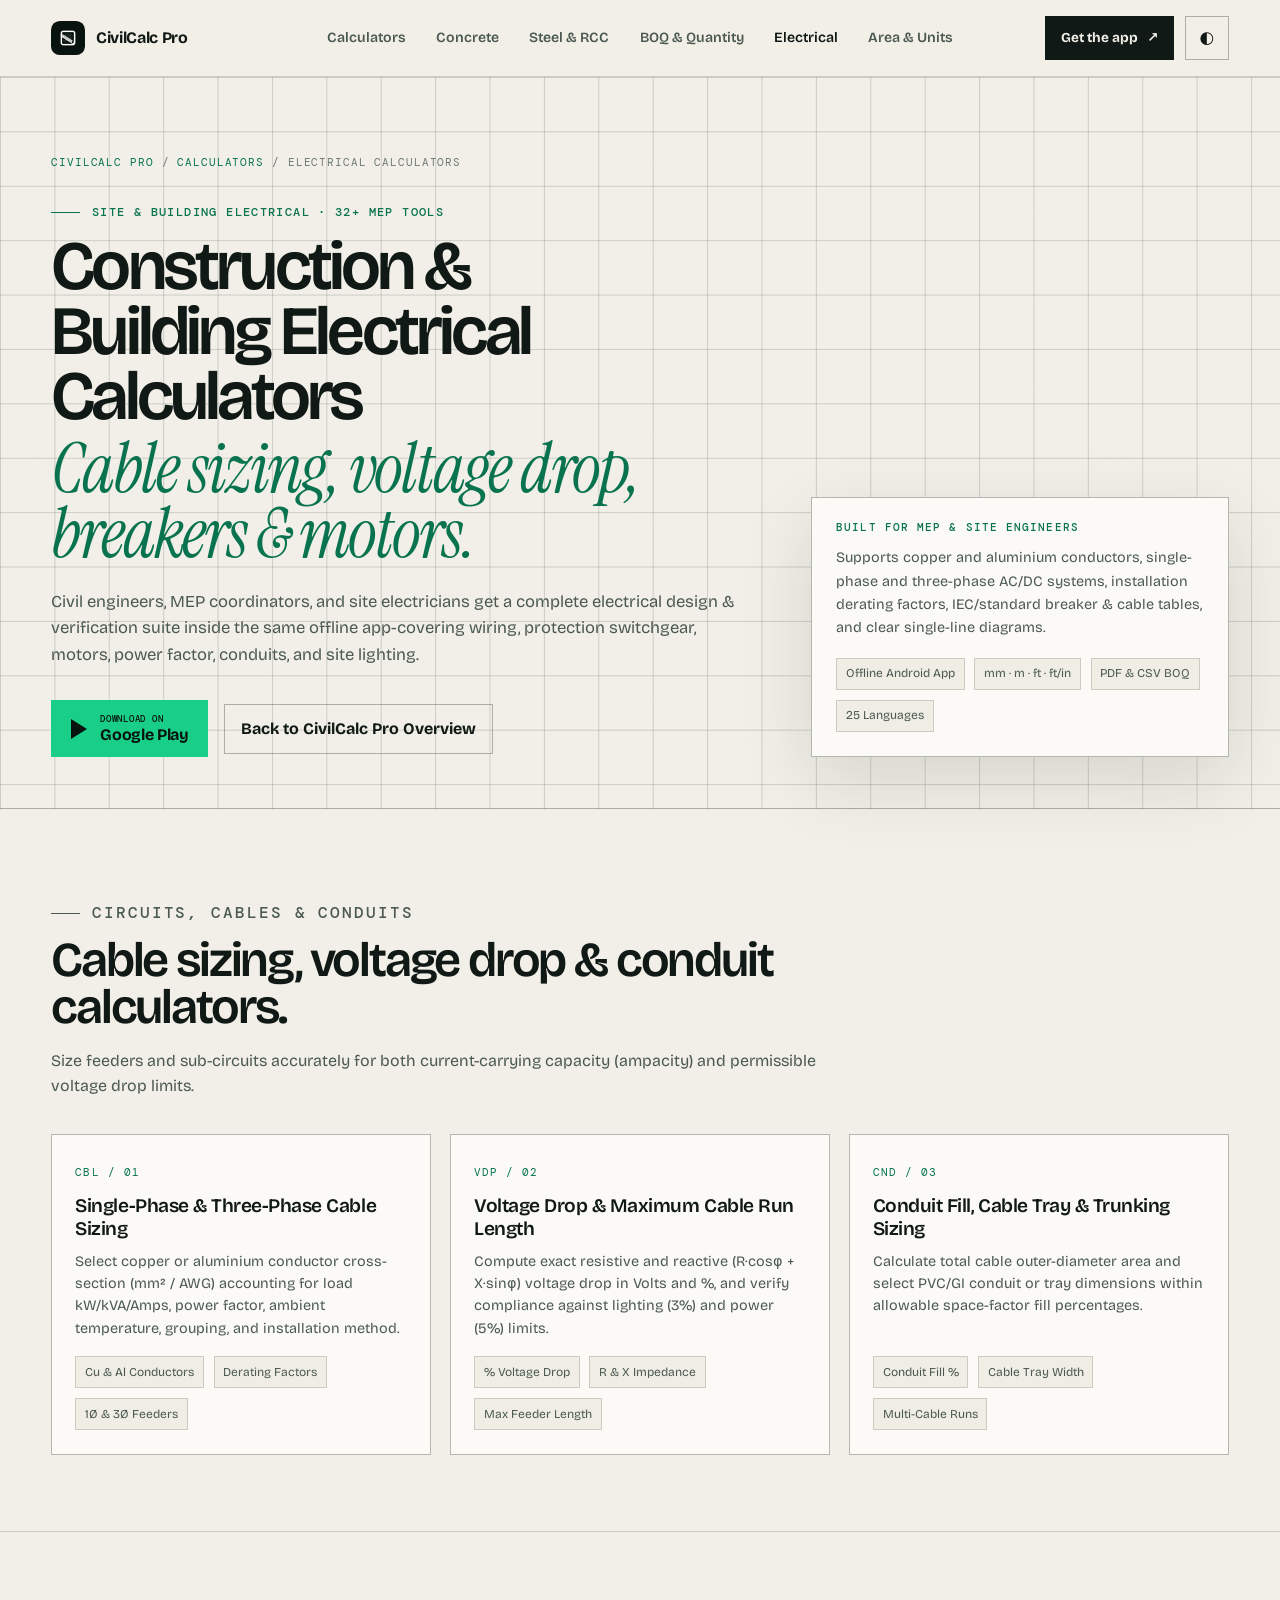
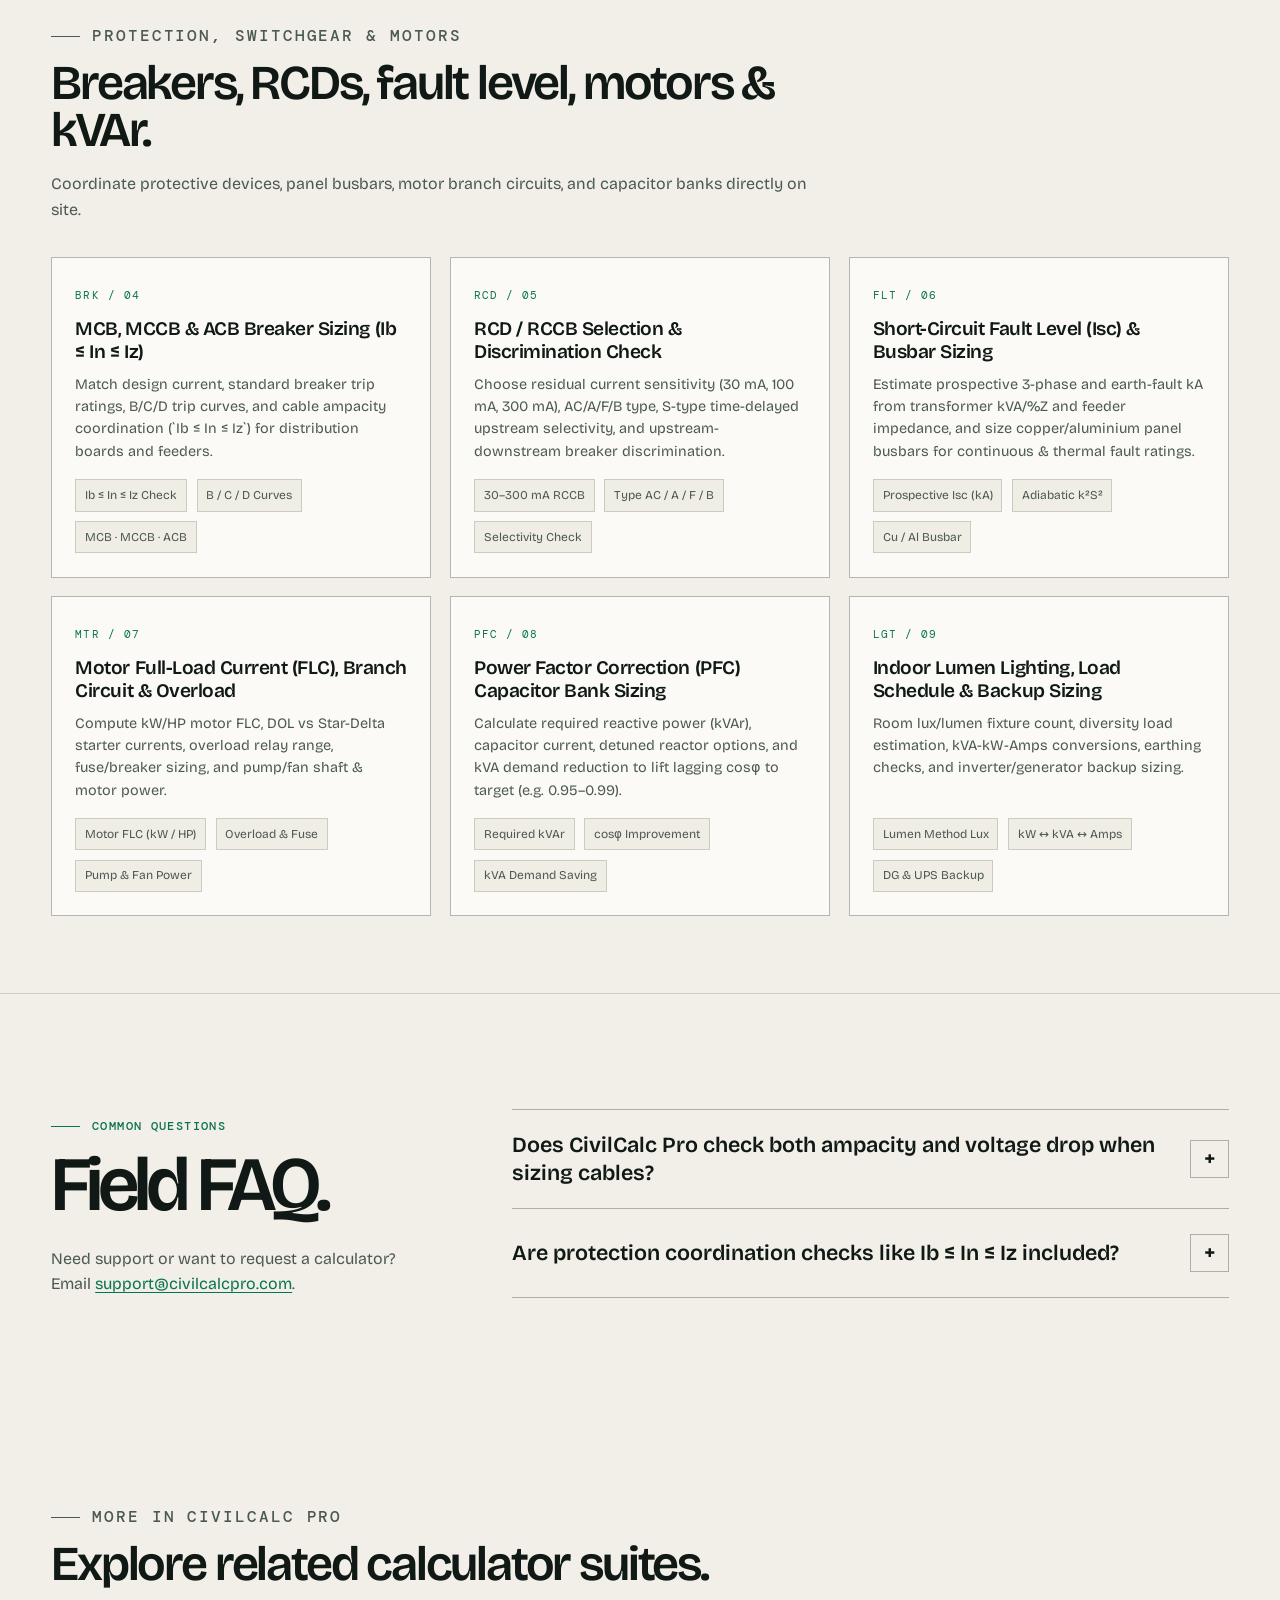
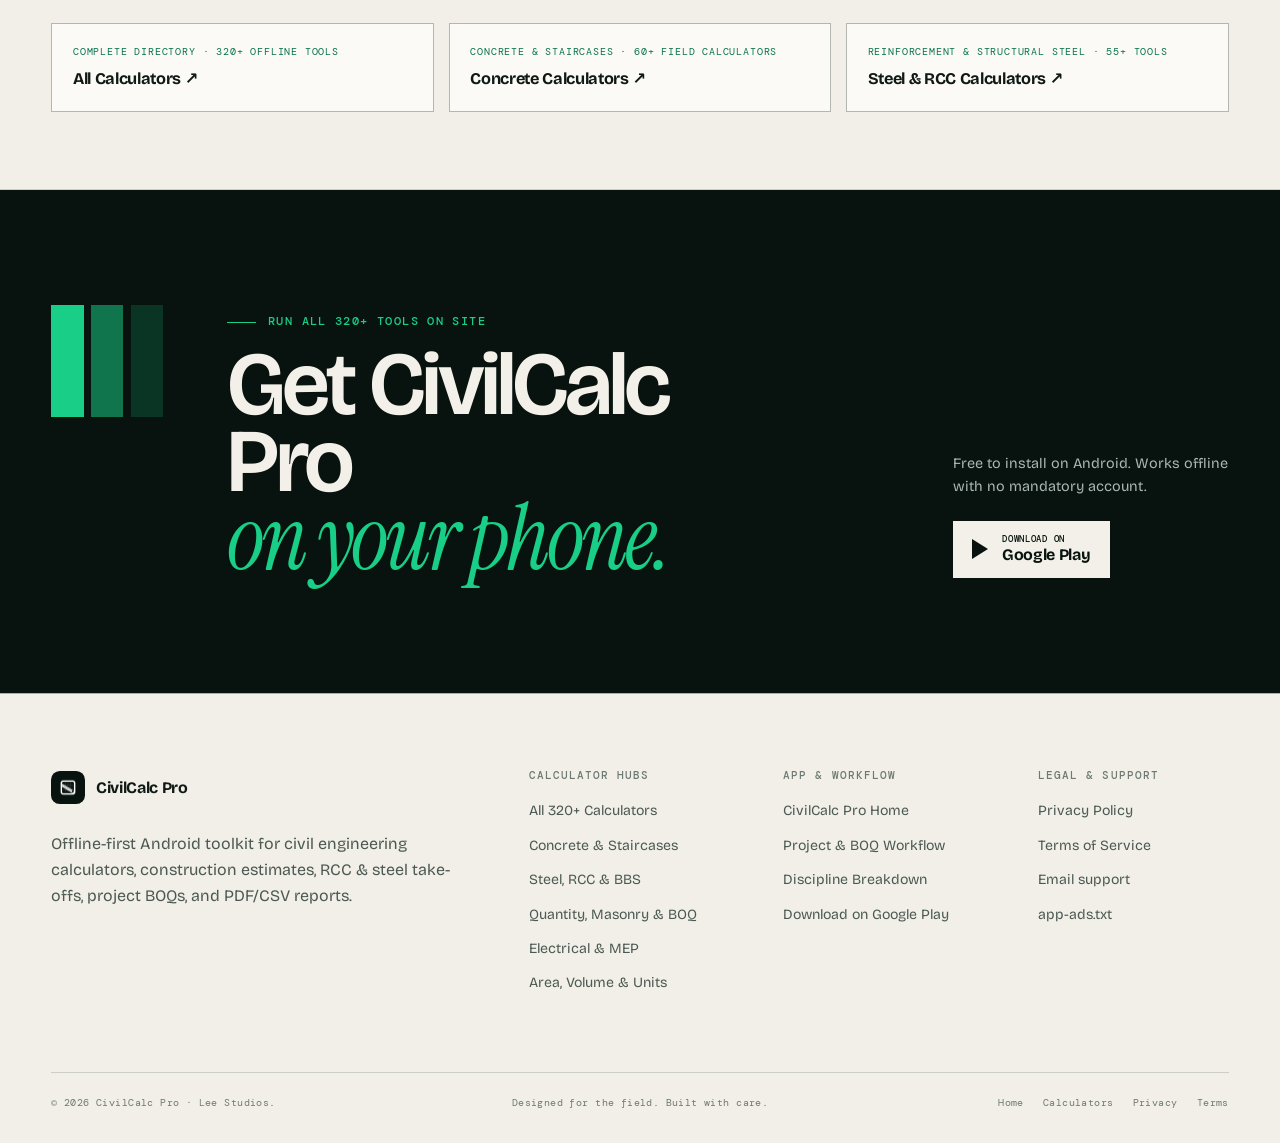
<file: electrical-calculators/index.html>
<!doctype html>
<html lang="en">
  <head>
    <meta charset="utf-8" />
    <script>
      (function () {
        var root = document.documentElement;
        try {
          var saved = localStorage.getItem("ccp_theme");
          if (saved !== "light" && saved !== "dark") {
            saved = window.matchMedia("(prefers-color-scheme: dark)").matches
              ? "dark"
              : "light";
          }
          root.dataset.theme = saved;
        } catch (_) {
          root.dataset.theme = "light";
        }
      })();
    </script>
    <meta
      name="viewport"
      content="width=device-width, initial-scale=1, viewport-fit=cover"
    />
    <title>
      Electrical Calculator App - Cable Sizing, Voltage Drop, MCB/MCCB, RCD
      &amp; Motor FLC | CivilCalc Pro
    </title>
    <meta
      name="description"
      content="32+ offline electrical and MEP calculators in CivilCalc Pro: 1-phase &amp; 3-phase cable sizing, voltage drop, MCB/MCCB breaker sizing, RCD/RCCB selection, fault level, busbars, motor FLC, and kVAr power factor correction."
    />
    <meta
      name="robots"
      content="index,follow,max-image-preview:large,max-snippet:-1,max-video-preview:-1"
    />
    <meta name="theme-color" content="#f1efe7" />
    <meta name="application-name" content="CivilCalc Pro" />
    <meta name="apple-mobile-web-app-title" content="CivilCalc Pro" />
    <meta name="author" content="Lee Studios" />

    <link rel="icon" href="/favicon.ico" sizes="any" />
    <link rel="shortcut icon" href="/favicon.ico" />
    <link rel="icon" type="image/png" sizes="48x48" href="/favicon-48x48.png" />
    <link rel="icon" type="image/png" sizes="32x32" href="/favicon-32x32.png" />
    <link rel="icon" type="image/png" sizes="16x16" href="/favicon-16x16.png" />
    <link rel="apple-touch-icon" sizes="180x180" href="/apple-touch-icon.png" />
    <link rel="manifest" href="/site.webmanifest" />
    <link
      rel="canonical"
      href="https://civilcalcpro.com/electrical-calculators/"
    />

    <meta property="og:site_name" content="CivilCalc Pro" />
    <meta property="og:locale" content="en_US" />
    <meta property="og:type" content="website" />
    <meta
      property="og:title"
      content="Electrical Calculator App - Cable Sizing, Voltage Drop, MCB/MCCB, RCD &amp; Motor FLC | CivilCalc Pro"
    />
    <meta
      property="og:description"
      content="32+ offline electrical and MEP calculators in CivilCalc Pro: 1-phase &amp; 3-phase cable sizing, voltage drop, MCB/MCCB breaker sizing, RCD/RCCB selection, fault level, busbars, motor FLC, and kVAr power factor correction."
    />
    <meta
      property="og:url"
      content="https://civilcalcpro.com/electrical-calculators/"
    />
    <meta
      property="og:image"
      content="https://civilcalcpro.com/og-banner.png"
    />
    <meta property="og:image:width" content="1200" />
    <meta property="og:image:height" content="630" />
    <meta
      property="og:image:alt"
      content="CivilCalc Pro - Electrical Calculators"
    />
    <meta name="twitter:card" content="summary_large_image" />
    <meta
      name="twitter:title"
      content="Electrical Calculator App - Cable Sizing, Voltage Drop, MCB/MCCB, RCD &amp; Motor FLC | CivilCalc Pro"
    />
    <meta
      name="twitter:description"
      content="32+ offline electrical and MEP calculators in CivilCalc Pro: 1-phase &amp; 3-phase cable sizing, voltage drop, MCB/MCCB breaker sizing, RCD/RCCB selection, fault level, busbars, motor FLC, and kVAr power factor correction."
    />
    <meta
      name="twitter:image"
      content="https://civilcalcpro.com/og-banner.png"
    />

    <link rel="preconnect" href="https://fonts.googleapis.com" />
    <link rel="preconnect" href="https://fonts.gstatic.com" crossorigin />
    <link
      rel="stylesheet"
      href="https://fonts.googleapis.com/css2?family=Bricolage+Grotesque:opsz,wght@12..96,400;12..96,500;12..96,600;12..96,700;12..96,800&amp;family=DM+Mono:wght@400;500&amp;family=Instrument+Serif:ital@0;1&amp;display=swap"
    />
    <link rel="stylesheet" href="/assets/styles.css?v=seo-20261118" />

    <script type="application/ld+json">
      {
        "@context": "https://schema.org",
        "@type": "BreadcrumbList",
        "itemListElement": [
          {
            "@type": "ListItem",
            "position": 1,
            "name": "CivilCalc Pro",
            "item": "https://civilcalcpro.com/"
          },
          {
            "@type": "ListItem",
            "position": 2,
            "name": "Calculators",
            "item": "https://civilcalcpro.com/calculators/"
          },
          {
            "@type": "ListItem",
            "position": 3,
            "name": "Electrical Calculators",
            "item": "https://civilcalcpro.com/electrical-calculators/"
          }
        ]
      }
    </script>
    <script type="application/ld+json">
      {
        "@context": "https://schema.org",
        "@type": "ItemList",
        "name": "Construction & Building Electrical Calculators",
        "description": "32+ offline electrical and MEP calculators in CivilCalc Pro: 1-phase & 3-phase cable sizing, voltage drop, MCB/MCCB breaker sizing, RCD/RCCB selection, fault level, busbars, motor FLC, and kVAr power factor correction.",
        "url": "https://civilcalcpro.com/electrical-calculators/",
        "numberOfItems": 9,
        "itemListElement": [
          {
            "@type": "ListItem",
            "position": 1,
            "name": "Single-Phase & Three-Phase Cable Sizing",
            "description": "Select copper or aluminium conductor cross-section (mm² / AWG) accounting for load kW/kVA/Amps, power factor, ambient temperature, grouping, and installation method."
          },
          {
            "@type": "ListItem",
            "position": 2,
            "name": "Voltage Drop & Maximum Cable Run Length",
            "description": "Compute exact resistive and reactive (R·cosφ + X·sinφ) voltage drop in Volts and %, and verify compliance against lighting (3%) and power (5%) limits."
          },
          {
            "@type": "ListItem",
            "position": 3,
            "name": "Conduit Fill, Cable Tray & Trunking Sizing",
            "description": "Calculate total cable outer-diameter area and select PVC/GI conduit or tray dimensions within allowable space-factor fill percentages."
          },
          {
            "@type": "ListItem",
            "position": 4,
            "name": "MCB, MCCB & ACB Breaker Sizing (Ib ≤ In ≤ Iz)",
            "description": "Match design current, standard breaker trip ratings, B/C/D trip curves, and cable ampacity coordination (`Ib ≤ In ≤ Iz`) for distribution boards and feeders."
          },
          {
            "@type": "ListItem",
            "position": 5,
            "name": "RCD / RCCB Selection & Discrimination Check",
            "description": "Choose residual current sensitivity (30 mA, 100 mA, 300 mA), AC/A/F/B type, S-type time-delayed upstream selectivity, and upstream-downstream breaker discrimination."
          },
          {
            "@type": "ListItem",
            "position": 6,
            "name": "Short-Circuit Fault Level (Isc) & Busbar Sizing",
            "description": "Estimate prospective 3-phase and earth-fault kA from transformer kVA/%Z and feeder impedance, and size copper/aluminium panel busbars for continuous & thermal fault ratings."
          },
          {
            "@type": "ListItem",
            "position": 7,
            "name": "Motor Full-Load Current (FLC), Branch Circuit & Overload",
            "description": "Compute kW/HP motor FLC, DOL vs Star-Delta starter currents, overload relay range, fuse/breaker sizing, and pump/fan shaft & motor power."
          },
          {
            "@type": "ListItem",
            "position": 8,
            "name": "Power Factor Correction (PFC) Capacitor Bank Sizing",
            "description": "Calculate required reactive power (kVAr), capacitor current, detuned reactor options, and kVA demand reduction to lift lagging cosφ to target (e.g. 0.95–0.99)."
          },
          {
            "@type": "ListItem",
            "position": 9,
            "name": "Indoor Lumen Lighting, Load Schedule & Backup Sizing",
            "description": "Room lux/lumen fixture count, diversity load estimation, kVA-kW-Amps conversions, earthing checks, and inverter/generator backup sizing."
          }
        ]
      }
    </script>
    <script type="application/ld+json">
      {
        "@context": "https://schema.org",
        "@type": "FAQPage",
        "mainEntity": [
          {
            "@type": "Question",
            "name": "Does CivilCalc Pro check both ampacity and voltage drop when sizing cables?",
            "acceptedAnswer": {
              "@type": "Answer",
              "text": "Yes. Cable sizing tools evaluate derated current-carrying capacity alongside voltage drop limits so long site feeders are not undersized."
            }
          },
          {
            "@type": "Question",
            "name": "Are protection coordination checks like Ib ≤ In ≤ Iz included?",
            "acceptedAnswer": {
              "@type": "Answer",
              "text": "Yes. The Breaker Sizing, RCD/RCCB Selection, Discrimination Check, and Fault Level calculators verify load current, protective device rating, cable thermal withstand, and breaking capacity (Icu/Ics) together."
            }
          }
        ]
      }
    </script>
  </head>

  <body>
    <a class="skip-link" href="#main">Skip to content</a>

    <header class="site-header">
      <div class="container nav">
        <a class="brand" href="/" aria-label="CivilCalc Pro home">
          <span class="brand-mark">
            <img
              src="/public/images/adaptive-icon.png"
              width="128"
              height="128"
              alt="CivilCalc Pro"
            />
          </span>
          <span class="brand-name">CivilCalc Pro</span>
        </a>

        <nav class="nav-links" aria-label="Primary navigation">
          <a href="/calculators/">Calculators</a>
          <a href="/concrete-calculators/">Concrete</a>
          <a href="/rcc-steel-calculators/">Steel &amp; RCC</a>
          <a href="/quantity-boq-calculators/">BOQ &amp; Quantity</a>
          <a class="active" href="/electrical-calculators/">Electrical</a>
          <a href="/area-volume-conversion/">Area &amp; Units</a>
        </nav>

        <div class="nav-right">
          <a
            class="header-cta"
            href="https://play.google.com/store/apps/details?id=com.leestudios.civilcalcpro"
            rel="noopener noreferrer"
          >
            Get the app <span aria-hidden="true">↗</span>
          </a>
          <button
            type="button"
            class="theme-toggle"
            data-theme-toggle
            aria-label="Switch to dark theme"
            title="Toggle color theme"
          >
            <span class="theme-symbol" aria-hidden="true"></span>
          </button>
        </div>
      </div>
    </header>

    <main id="main">
      <section class="hub-hero">
        <div class="container">
          <nav aria-label="Breadcrumb">
            <ol class="breadcrumbs">
              <li><a href="/">CivilCalc Pro</a></li>
              <li aria-hidden="true">/</li>
              <li><a href="/calculators/">Calculators</a></li>
              <li aria-hidden="true">/</li>
              <li>Electrical Calculators</li>
            </ol>
          </nav>

          <div class="hub-hero-inner">
            <div>
              <p class="coordinate">
                SITE &amp; BUILDING ELECTRICAL · 32+ MEP TOOLS
              </p>
              <h1>
                Construction &amp; Building Electrical Calculators
                <em>Cable sizing, voltage drop, breakers &amp; motors.</em>
              </h1>
              <p class="lead">
                Civil engineers, MEP coordinators, and site electricians get a
                complete electrical design &amp; verification suite inside the
                same offline app-covering wiring, protection switchgear, motors,
                power factor, conduits, and site lighting.
              </p>
              <div class="hero-actions" style="margin-top: 2rem">
                <a
                  class="store-button"
                  href="https://play.google.com/store/apps/details?id=com.leestudios.civilcalcpro"
                  rel="noopener noreferrer"
                  aria-label="Get CivilCalc Pro on Google Play"
                >
                  <span class="play-mark" aria-hidden="true"></span>
                  <span>
                    <small>Download on</small>
                    <strong>Google Play</strong>
                  </span>
                </a>
                <a class="button-secondary" href="/">
                  Back to CivilCalc Pro Overview
                </a>
              </div>
            </div>

            <aside class="hub-aside" aria-label="Field capability summary">
              <h2>Built for MEP &amp; Site Engineers</h2>
              <p>
                Supports copper and aluminium conductors, single-phase and
                three-phase AC/DC systems, installation derating factors,
                IEC/standard breaker &amp; cable tables, and clear single-line
                diagrams.
              </p>
              <ul class="chip-row">
                <li class="chip">Offline Android App</li>
                <li class="chip">mm · m · ft · ft/in</li>
                <li class="chip">PDF &amp; CSV BOQ</li>
                <li class="chip">25 Languages</li>
              </ul>
            </aside>
          </div>
        </div>
      </section>

      <section
        class="hub-section"
        id="cables-voltage-drop"
        aria-labelledby="cables-voltage-drop-title"
      >
        <div class="container">
          <div class="hub-section-head">
            <p class="coordinate">CIRCUITS, CABLES &amp; CONDUITS</p>
            <h2 id="cables-voltage-drop-title">
              Cable sizing, voltage drop &amp; conduit calculators.
            </h2>
            <p>
              Size feeders and sub-circuits accurately for both current-carrying
              capacity (ampacity) and permissible voltage drop limits.
            </p>
          </div>

          <div class="calc-grid">
            <article class="calc-card">
              <div>
                <span class="calc-card-code">CBL / 01</span>
                <h3>Single-Phase &amp; Three-Phase Cable Sizing</h3>
                <p>
                  Select copper or aluminium conductor cross-section (mm² / AWG)
                  accounting for load kW/kVA/Amps, power factor, ambient
                  temperature, grouping, and installation method.
                </p>
              </div>
              <ul class="chip-row">
                <li class="chip">Cu &amp; Al Conductors</li>
                <li class="chip">Derating Factors</li>
                <li class="chip">1Ø &amp; 3Ø Feeders</li>
              </ul>
            </article>
            <article class="calc-card">
              <div>
                <span class="calc-card-code">VDP / 02</span>
                <h3>Voltage Drop &amp; Maximum Cable Run Length</h3>
                <p>
                  Compute exact resistive and reactive (R·cosφ + X·sinφ) voltage
                  drop in Volts and %, and verify compliance against lighting
                  (3%) and power (5%) limits.
                </p>
              </div>
              <ul class="chip-row">
                <li class="chip">% Voltage Drop</li>
                <li class="chip">R &amp; X Impedance</li>
                <li class="chip">Max Feeder Length</li>
              </ul>
            </article>
            <article class="calc-card">
              <div>
                <span class="calc-card-code">CND / 03</span>
                <h3>Conduit Fill, Cable Tray &amp; Trunking Sizing</h3>
                <p>
                  Calculate total cable outer-diameter area and select PVC/GI
                  conduit or tray dimensions within allowable space-factor fill
                  percentages.
                </p>
              </div>
              <ul class="chip-row">
                <li class="chip">Conduit Fill %</li>
                <li class="chip">Cable Tray Width</li>
                <li class="chip">Multi-Cable Runs</li>
              </ul>
            </article>
          </div>
        </div>
      </section>

      <section
        class="hub-section"
        id="protection-switchgear"
        aria-labelledby="protection-switchgear-title"
      >
        <div class="container">
          <div class="hub-section-head">
            <p class="coordinate">PROTECTION, SWITCHGEAR &amp; MOTORS</p>
            <h2 id="protection-switchgear-title">
              Breakers, RCDs, fault level, motors &amp; kVAr.
            </h2>
            <p>
              Coordinate protective devices, panel busbars, motor branch
              circuits, and capacitor banks directly on site.
            </p>
          </div>

          <div class="calc-grid">
            <article class="calc-card">
              <div>
                <span class="calc-card-code">BRK / 04</span>
                <h3>MCB, MCCB &amp; ACB Breaker Sizing (Ib ≤ In ≤ Iz)</h3>
                <p>
                  Match design current, standard breaker trip ratings, B/C/D
                  trip curves, and cable ampacity coordination (`Ib ≤ In ≤ Iz`)
                  for distribution boards and feeders.
                </p>
              </div>
              <ul class="chip-row">
                <li class="chip">Ib ≤ In ≤ Iz Check</li>
                <li class="chip">B / C / D Curves</li>
                <li class="chip">MCB · MCCB · ACB</li>
              </ul>
            </article>
            <article class="calc-card">
              <div>
                <span class="calc-card-code">RCD / 05</span>
                <h3>RCD / RCCB Selection &amp; Discrimination Check</h3>
                <p>
                  Choose residual current sensitivity (30 mA, 100 mA, 300 mA),
                  AC/A/F/B type, S-type time-delayed upstream selectivity, and
                  upstream-downstream breaker discrimination.
                </p>
              </div>
              <ul class="chip-row">
                <li class="chip">30–300 mA RCCB</li>
                <li class="chip">Type AC / A / F / B</li>
                <li class="chip">Selectivity Check</li>
              </ul>
            </article>
            <article class="calc-card">
              <div>
                <span class="calc-card-code">FLT / 06</span>
                <h3>Short-Circuit Fault Level (Isc) &amp; Busbar Sizing</h3>
                <p>
                  Estimate prospective 3-phase and earth-fault kA from
                  transformer kVA/%Z and feeder impedance, and size
                  copper/aluminium panel busbars for continuous &amp; thermal
                  fault ratings.
                </p>
              </div>
              <ul class="chip-row">
                <li class="chip">Prospective Isc (kA)</li>
                <li class="chip">Adiabatic k²S²</li>
                <li class="chip">Cu / Al Busbar</li>
              </ul>
            </article>
            <article class="calc-card" id="motors-pfc">
              <div>
                <span class="calc-card-code">MTR / 07</span>
                <h3>
                  Motor Full-Load Current (FLC), Branch Circuit &amp; Overload
                </h3>
                <p>
                  Compute kW/HP motor FLC, DOL vs Star-Delta starter currents,
                  overload relay range, fuse/breaker sizing, and pump/fan shaft
                  &amp; motor power.
                </p>
              </div>
              <ul class="chip-row">
                <li class="chip">Motor FLC (kW / HP)</li>
                <li class="chip">Overload &amp; Fuse</li>
                <li class="chip">Pump &amp; Fan Power</li>
              </ul>
            </article>
            <article class="calc-card">
              <div>
                <span class="calc-card-code">PFC / 08</span>
                <h3>Power Factor Correction (PFC) Capacitor Bank Sizing</h3>
                <p>
                  Calculate required reactive power (kVAr), capacitor current,
                  detuned reactor options, and kVA demand reduction to lift
                  lagging cosφ to target (e.g. 0.95–0.99).
                </p>
              </div>
              <ul class="chip-row">
                <li class="chip">Required kVAr</li>
                <li class="chip">cosφ Improvement</li>
                <li class="chip">kVA Demand Saving</li>
              </ul>
            </article>
            <article class="calc-card">
              <div>
                <span class="calc-card-code">LGT / 09</span>
                <h3>
                  Indoor Lumen Lighting, Load Schedule &amp; Backup Sizing
                </h3>
                <p>
                  Room lux/lumen fixture count, diversity load estimation,
                  kVA-kW-Amps conversions, earthing checks, and
                  inverter/generator backup sizing.
                </p>
              </div>
              <ul class="chip-row">
                <li class="chip">Lumen Method Lux</li>
                <li class="chip">kW ↔ kVA ↔ Amps</li>
                <li class="chip">DG &amp; UPS Backup</li>
              </ul>
            </article>
          </div>
        </div>
      </section>

      <section class="faq-section section" aria-labelledby="hub-faq-title">
        <div class="container faq-grid">
          <div class="faq-heading">
            <p class="coordinate">COMMON QUESTIONS</p>
            <h2 id="hub-faq-title">Field FAQ.</h2>
            <p>
              Need support or want to request a calculator? Email
              <a href="mailto:support@civilcalcpro.com"
                >support@civilcalcpro.com</a
              >.
            </p>
          </div>

          <div class="faq">
            <details>
              <summary>
                Does CivilCalc Pro check both ampacity and voltage drop when
                sizing cables?
              </summary>
              <p>
                Yes. Cable sizing tools evaluate derated current-carrying
                capacity alongside voltage drop limits so long site feeders are
                not undersized.
              </p>
            </details>
            <details>
              <summary>
                Are protection coordination checks like Ib ≤ In ≤ Iz included?
              </summary>
              <p>
                Yes. The Breaker Sizing, RCD/RCCB Selection, Discrimination
                Check, and Fault Level calculators verify load current,
                protective device rating, cable thermal withstand, and breaking
                capacity (Icu/Ics) together.
              </p>
            </details>
          </div>
        </div>
      </section>

      <section class="hub-section" aria-label="Related calculator categories">
        <div class="container">
          <div class="hub-section-head">
            <p class="coordinate">MORE IN CIVILCALC PRO</p>
            <h2>Explore related calculator suites.</h2>
          </div>
          <div class="hub-nav-strip">
            <a class="hub-nav-card" href="/calculators/">
              <small>COMPLETE DIRECTORY · 320+ OFFLINE TOOLS</small>
              <strong>All Calculators ↗</strong>
            </a>
            <a class="hub-nav-card" href="/concrete-calculators/">
              <small>CONCRETE &amp; STAIRCASES · 60+ FIELD CALCULATORS</small>
              <strong>Concrete Calculators ↗</strong>
            </a>
            <a class="hub-nav-card" href="/rcc-steel-calculators/">
              <small>REINFORCEMENT &amp; STRUCTURAL STEEL · 55+ TOOLS</small>
              <strong>Steel &amp; RCC Calculators ↗</strong>
            </a>
          </div>
        </div>
      </section>

      <section class="final-cta" aria-labelledby="hub-cta-title">
        <div class="container cta-grid">
          <div class="cta-marker" aria-hidden="true">
            <span></span><span></span><span></span>
          </div>
          <div class="cta-copy">
            <p class="coordinate coordinate--light">
              RUN ALL 320+ TOOLS ON SITE
            </p>
            <h2 id="hub-cta-title">
              Get CivilCalc Pro
              <em>on your phone.</em>
            </h2>
          </div>
          <div class="cta-action">
            <p>
              Free to install on Android. Works offline with no mandatory
              account.
            </p>
            <a
              class="store-button store-button--light"
              href="https://play.google.com/store/apps/details?id=com.leestudios.civilcalcpro"
              rel="noopener noreferrer"
              aria-label="Get CivilCalc Pro on Google Play"
            >
              <span class="play-mark" aria-hidden="true"></span>
              <span>
                <small>Download on</small>
                <strong>Google Play</strong>
              </span>
            </a>
          </div>
        </div>
      </section>
    </main>

    <footer class="site-footer">
      <div class="container footer-grid footer-grid--four">
        <div class="footer-card footer-card--brand">
          <div class="footer-brand">
            <span class="brand-mark">
              <img
                src="/public/images/adaptive-icon.png"
                width="128"
                height="128"
                alt="CivilCalc Pro"
              />
            </span>
            <span>CivilCalc Pro</span>
          </div>
          <p>
            Offline-first Android toolkit for civil engineering calculators,
            construction estimates, RCC &amp; steel take-offs, project BOQs, and
            PDF/CSV reports.
          </p>
        </div>
        <div class="footer-card">
          <h2>Calculator hubs</h2>
          <ul class="list-tight">
            <li><a href="/calculators/">All 320+ Calculators</a></li>
            <li>
              <a href="/concrete-calculators/">Concrete &amp; Staircases</a>
            </li>
            <li><a href="/rcc-steel-calculators/">Steel, RCC &amp; BBS</a></li>
            <li>
              <a href="/quantity-boq-calculators/"
                >Quantity, Masonry &amp; BOQ</a
              >
            </li>
            <li><a href="/electrical-calculators/">Electrical &amp; MEP</a></li>
            <li>
              <a href="/area-volume-conversion/">Area, Volume &amp; Units</a>
            </li>
          </ul>
        </div>
        <div class="footer-card">
          <h2>App &amp; workflow</h2>
          <ul class="list-tight">
            <li><a href="/">CivilCalc Pro Home</a></li>
            <li><a href="/#workflow">Project &amp; BOQ Workflow</a></li>
            <li><a href="/#calculators">Discipline Breakdown</a></li>
            <li>
              <a
                href="https://play.google.com/store/apps/details?id=com.leestudios.civilcalcpro"
                rel="noopener noreferrer"
                >Download on Google Play</a
              >
            </li>
          </ul>
        </div>
        <div class="footer-card">
          <h2>Legal &amp; support</h2>
          <ul class="list-tight">
            <li><a href="/privacy/">Privacy Policy</a></li>
            <li><a href="/terms/">Terms of Service</a></li>
            <li><a href="mailto:support@civilcalcpro.com">Email support</a></li>
            <li><a href="/app-ads.txt">app-ads.txt</a></li>
          </ul>
        </div>
      </div>

      <div class="container footer-bottom">
        <p>&copy; <span id="year">2026</span> CivilCalc Pro · Lee Studios.</p>
        <p class="footer-note">Designed for the field. Built with care.</p>
        <div class="meta-links">
          <a href="/">Home</a>
          <a href="/calculators/">Calculators</a>
          <a href="/privacy/">Privacy</a>
          <a href="/terms/">Terms</a>
        </div>
      </div>
    </footer>

    <script>
      (function () {
        var el = document.getElementById("year");
        if (el) el.textContent = new Date().getFullYear();

        function apply(theme) {
          document.documentElement.dataset.theme = theme;
          var meta = document.querySelector('meta[name="theme-color"]');
          if (meta)
            meta.setAttribute(
              "content",
              theme === "light" ? "#f1efe7" : "#0a100d",
            );
          document
            .querySelectorAll("[data-theme-toggle]")
            .forEach(function (b) {
              b.setAttribute(
                "aria-label",
                theme === "light"
                  ? "Switch to dark theme"
                  : "Switch to light theme",
              );
            });
          try {
            localStorage.setItem("ccp_theme", theme);
          } catch (_) {}
        }

        document.addEventListener("click", function (e) {
          var btn = e.target.closest("[data-theme-toggle]");
          if (!btn) return;
          apply(
            document.documentElement.dataset.theme === "dark"
              ? "light"
              : "dark",
          );
        });

        apply(document.documentElement.dataset.theme || "light");
      })();
    </script>

    <script
      defer
      src="https://portalstage.catchpoint.com/jp/203816/latest/InitialLoadScript.js"
    ></script>
  </body>
</html>
</file>
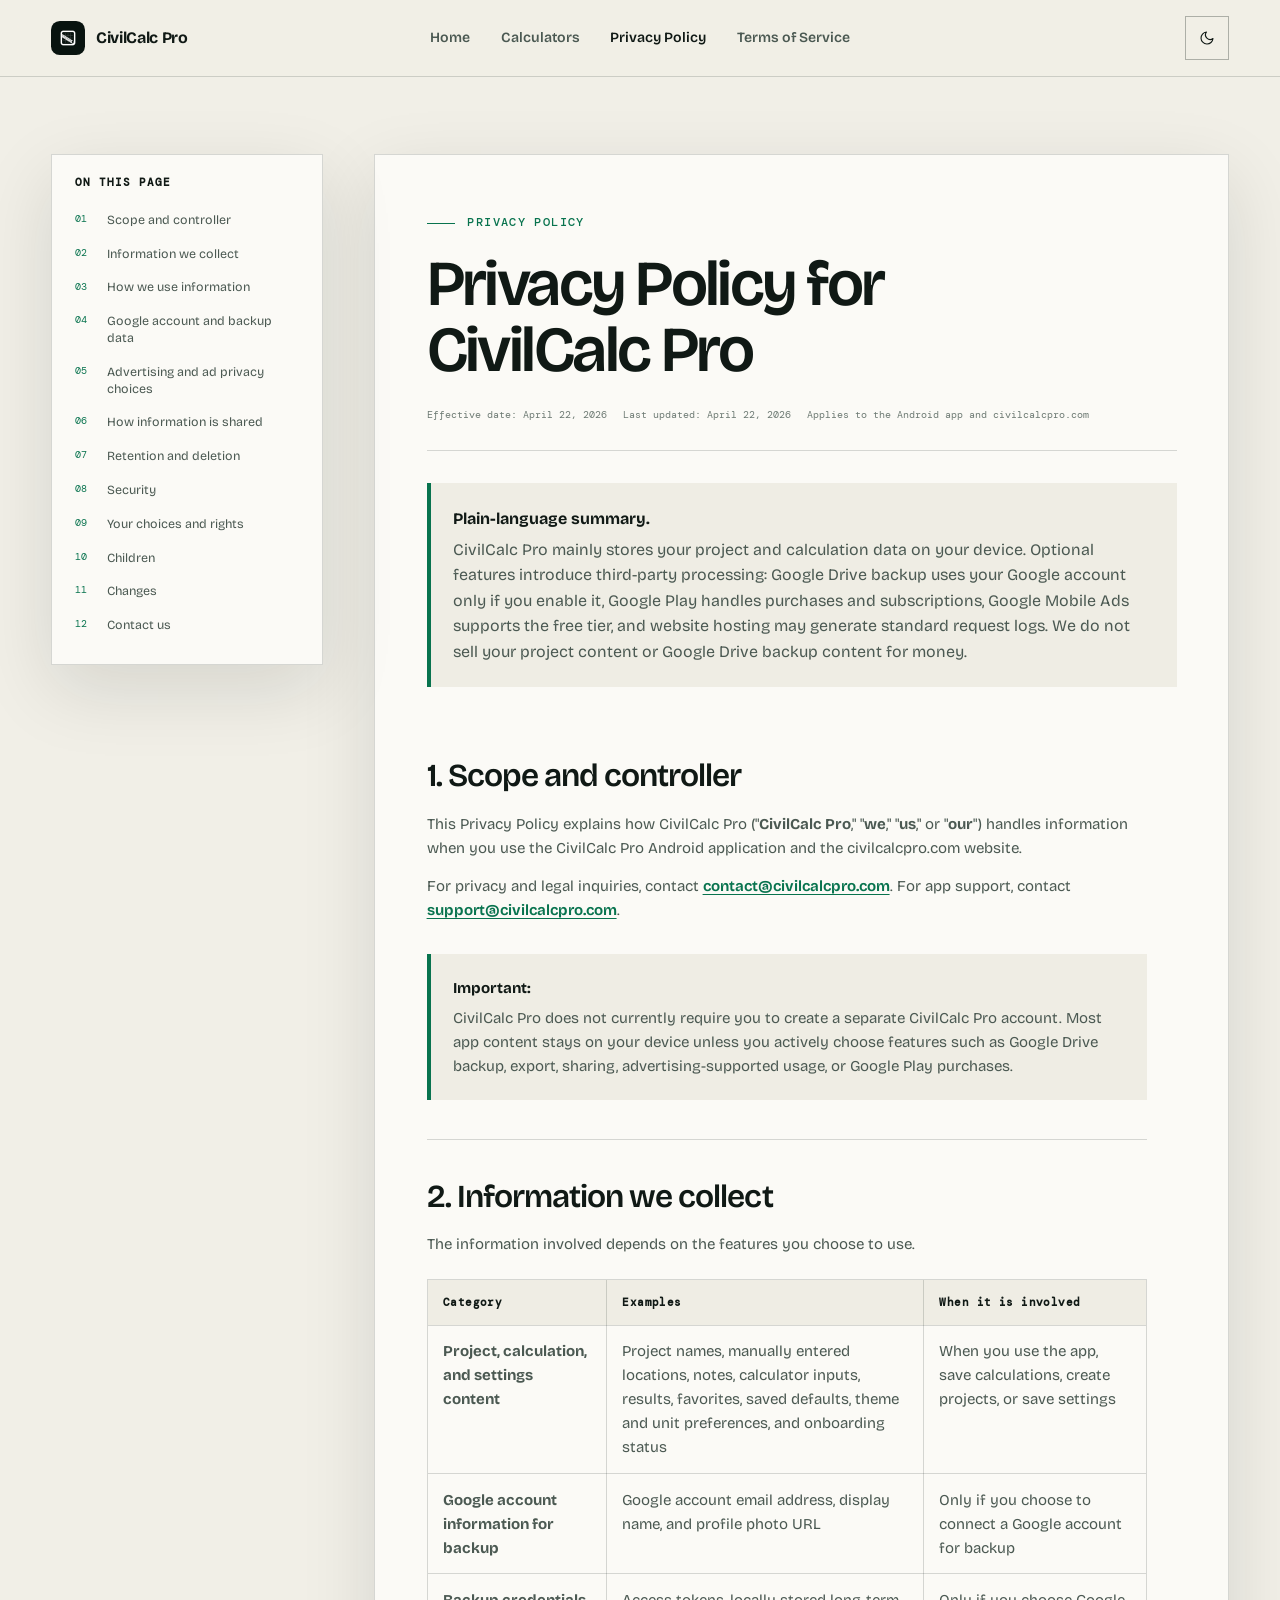
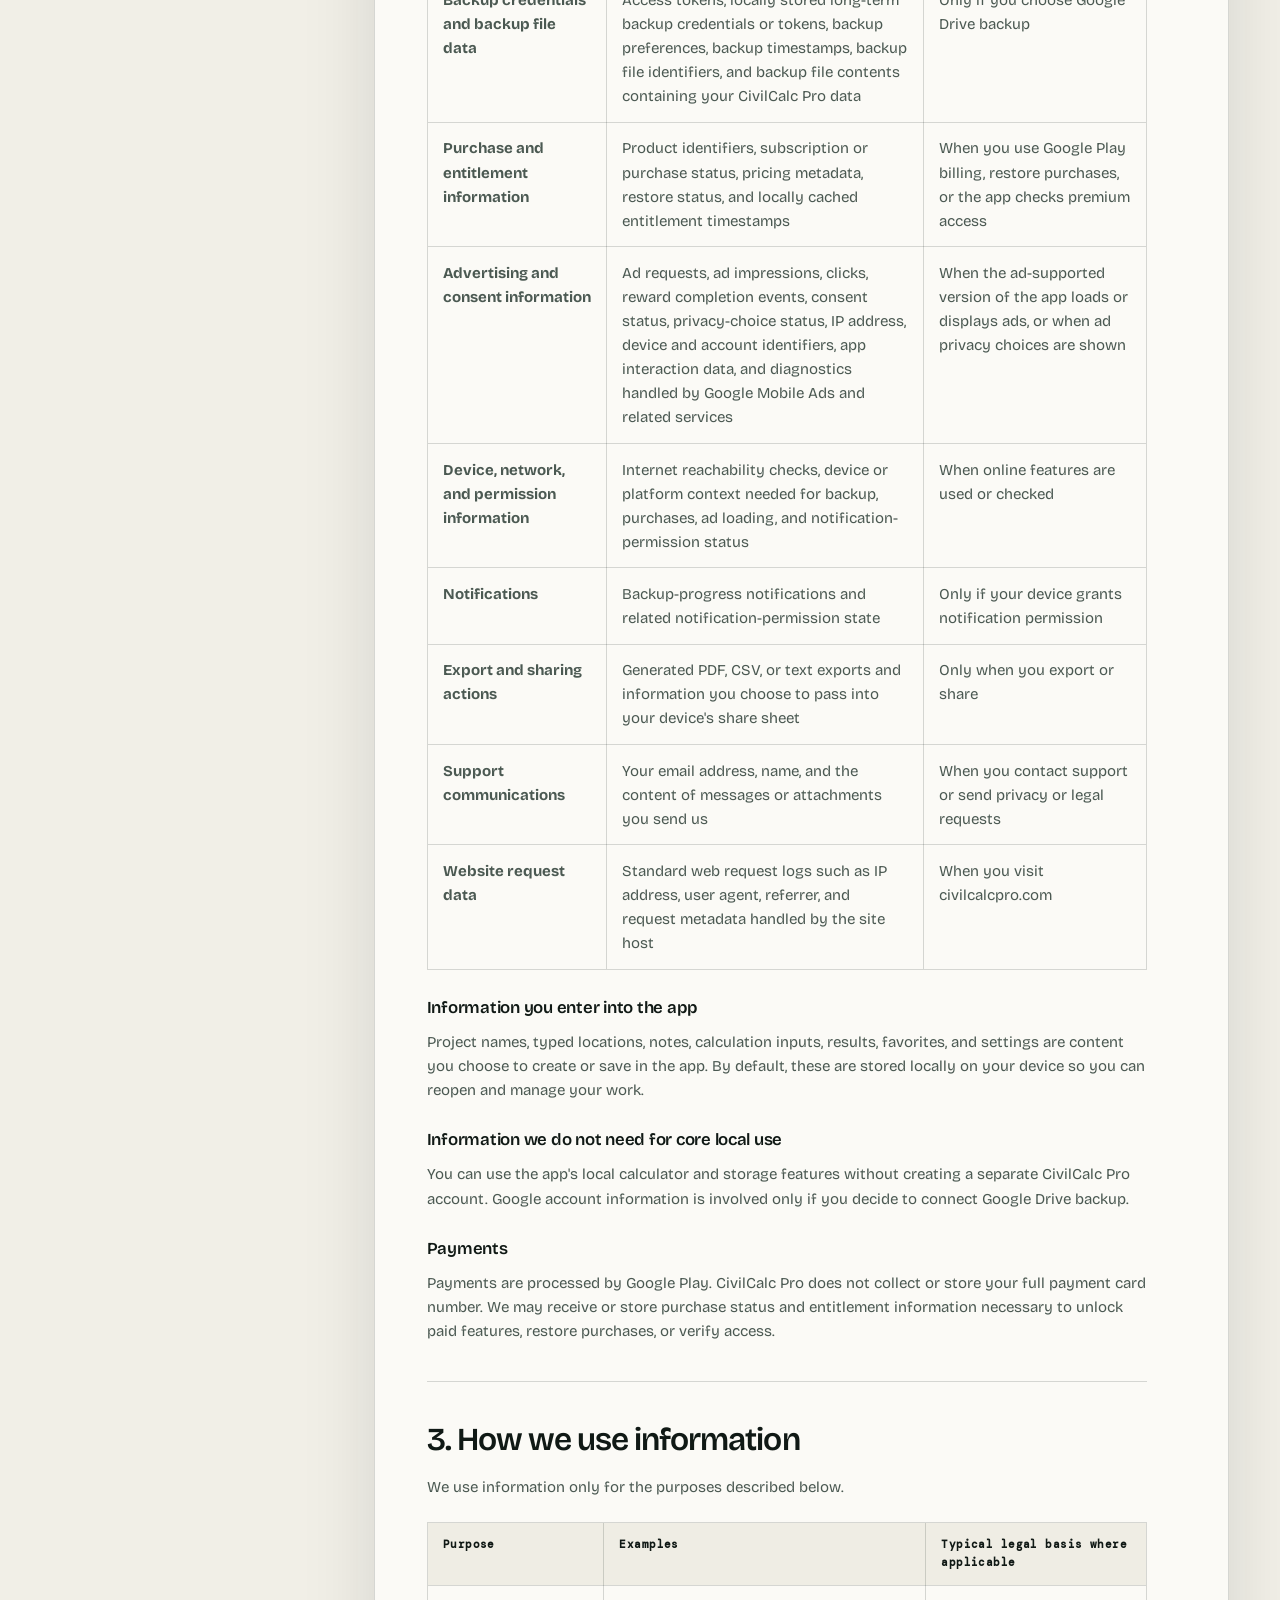
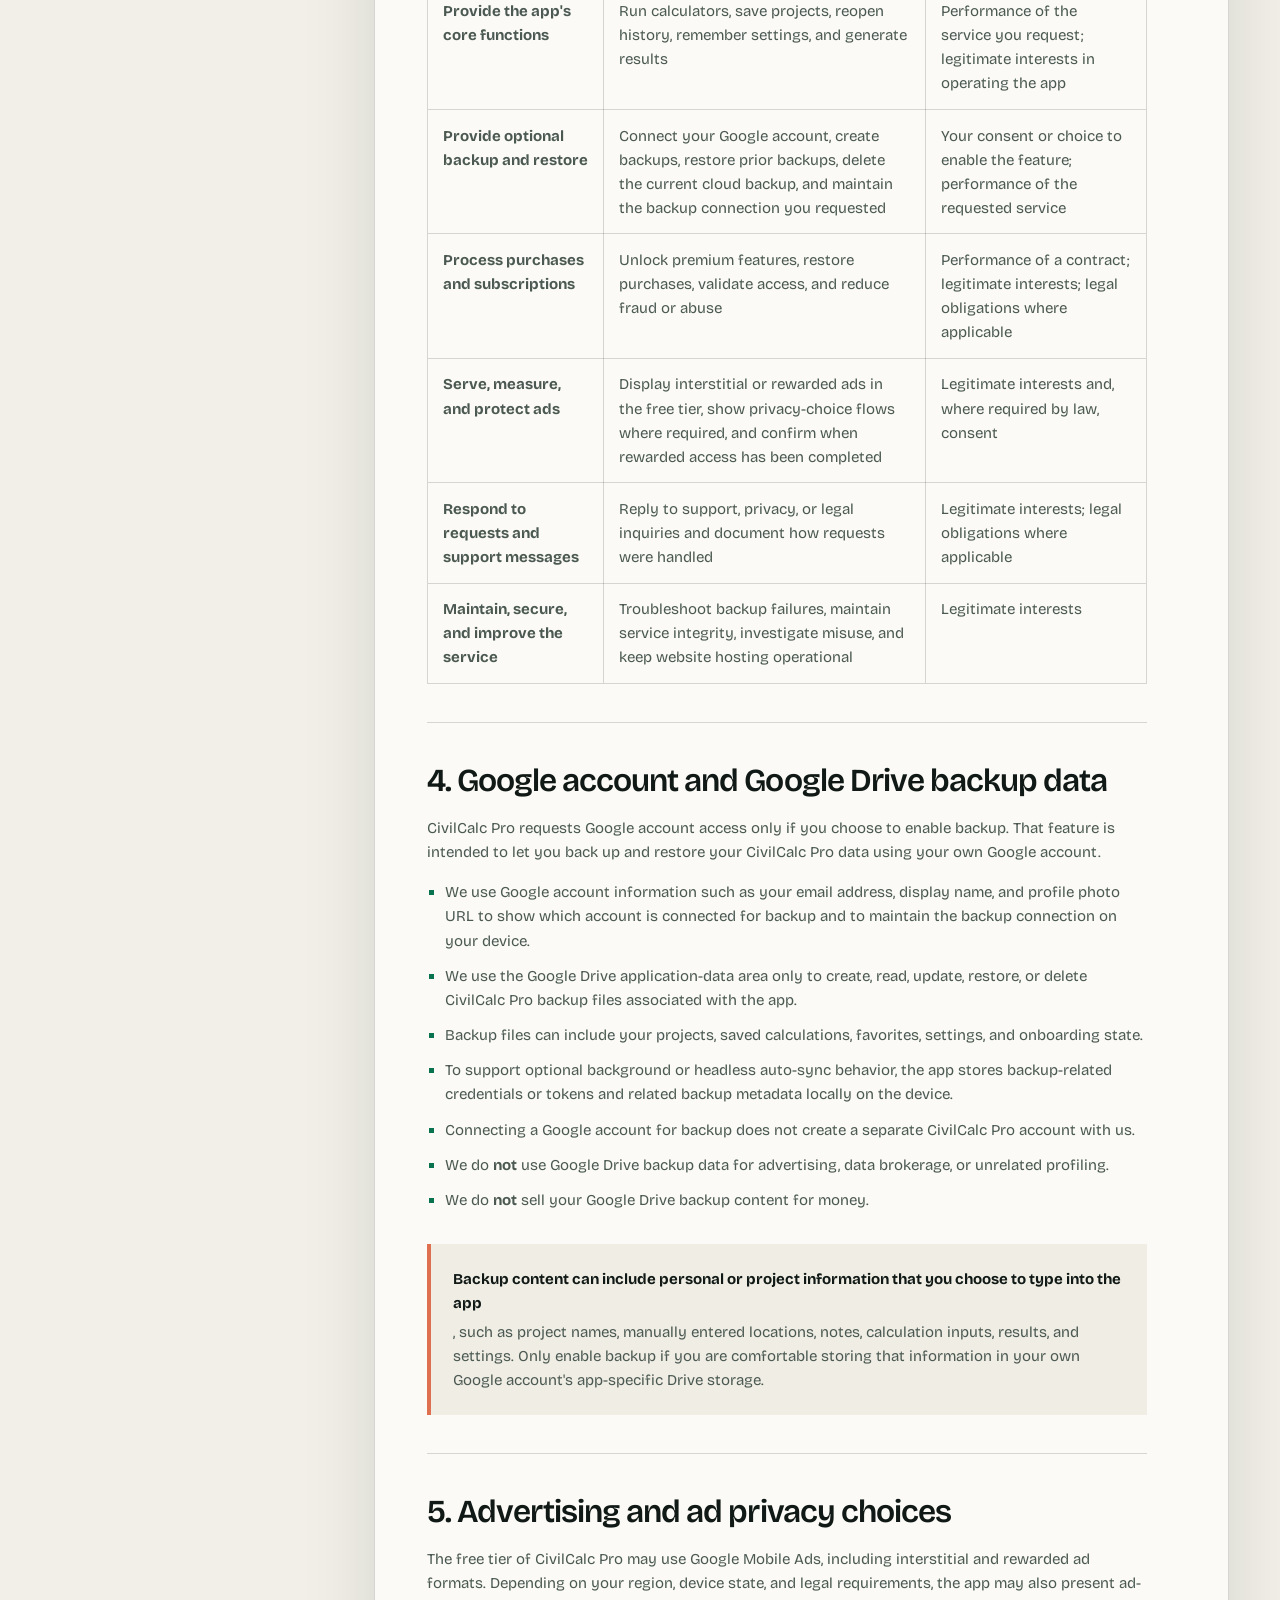
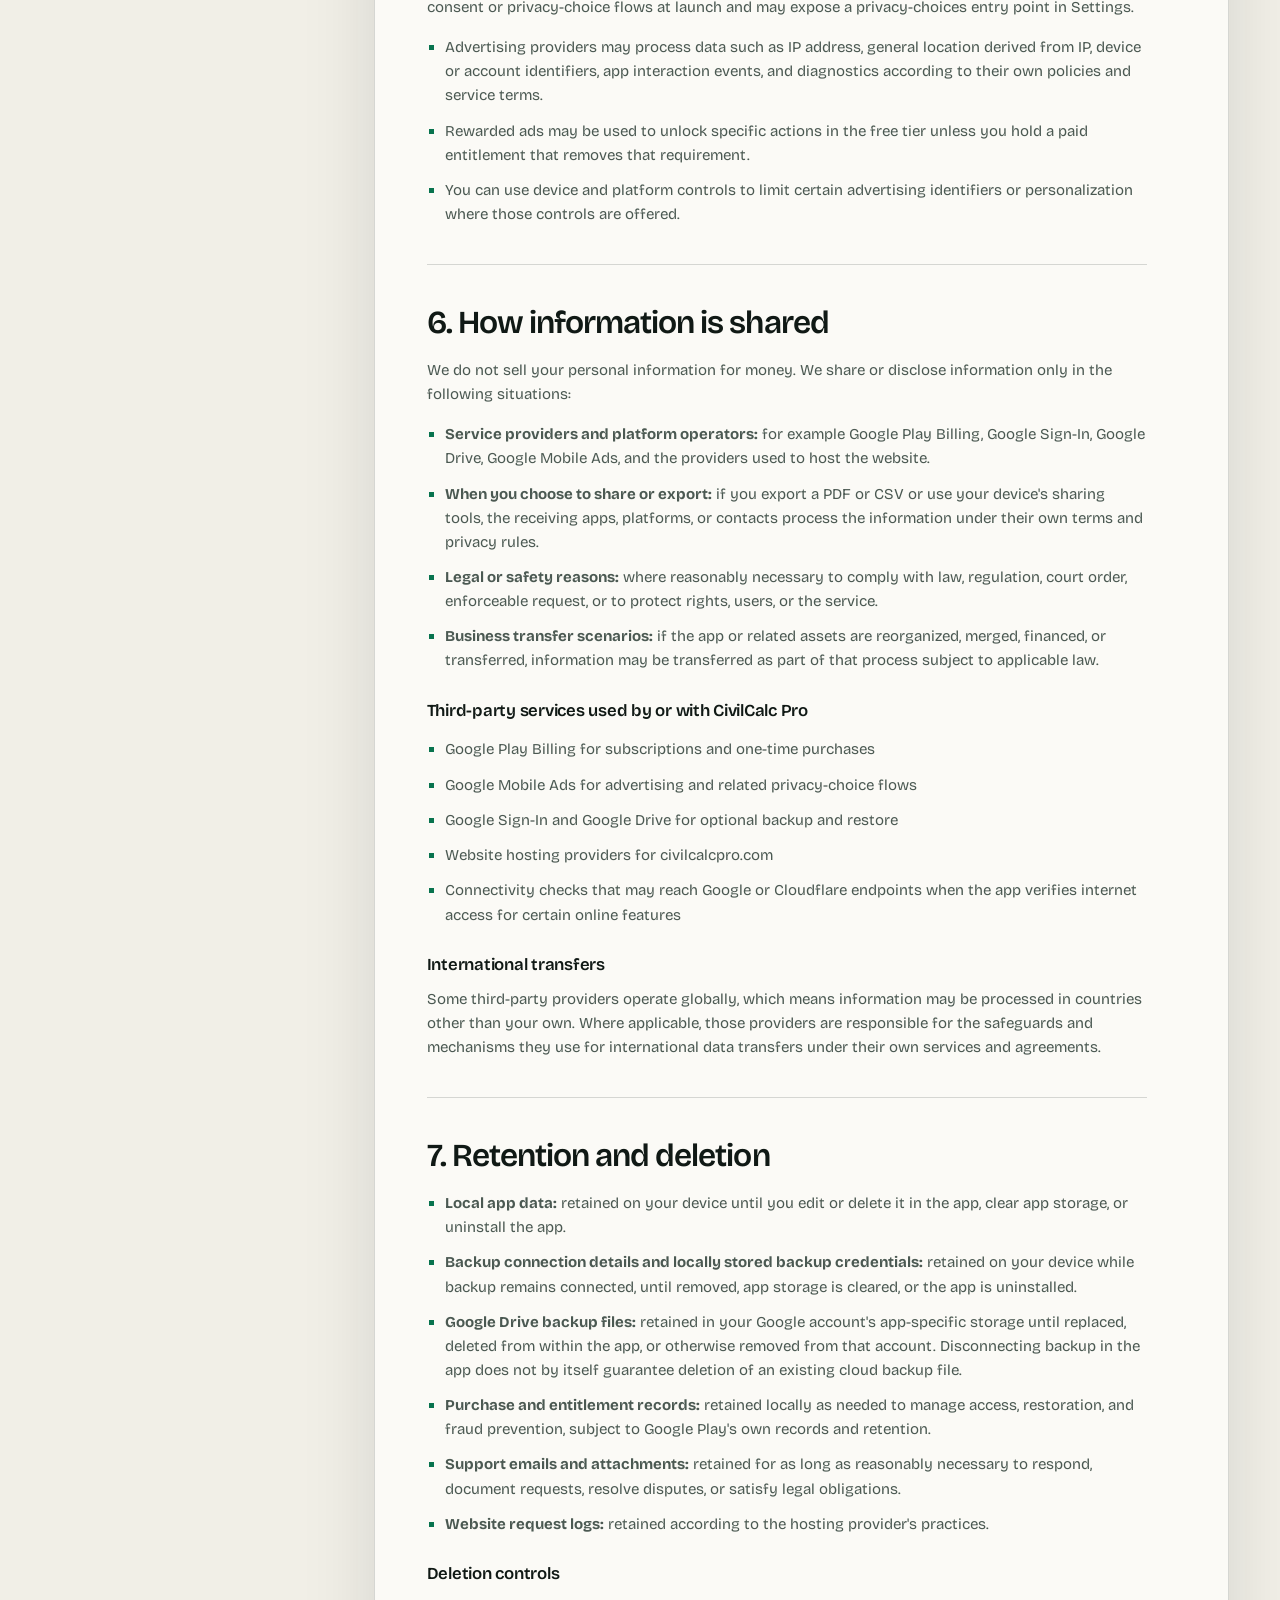
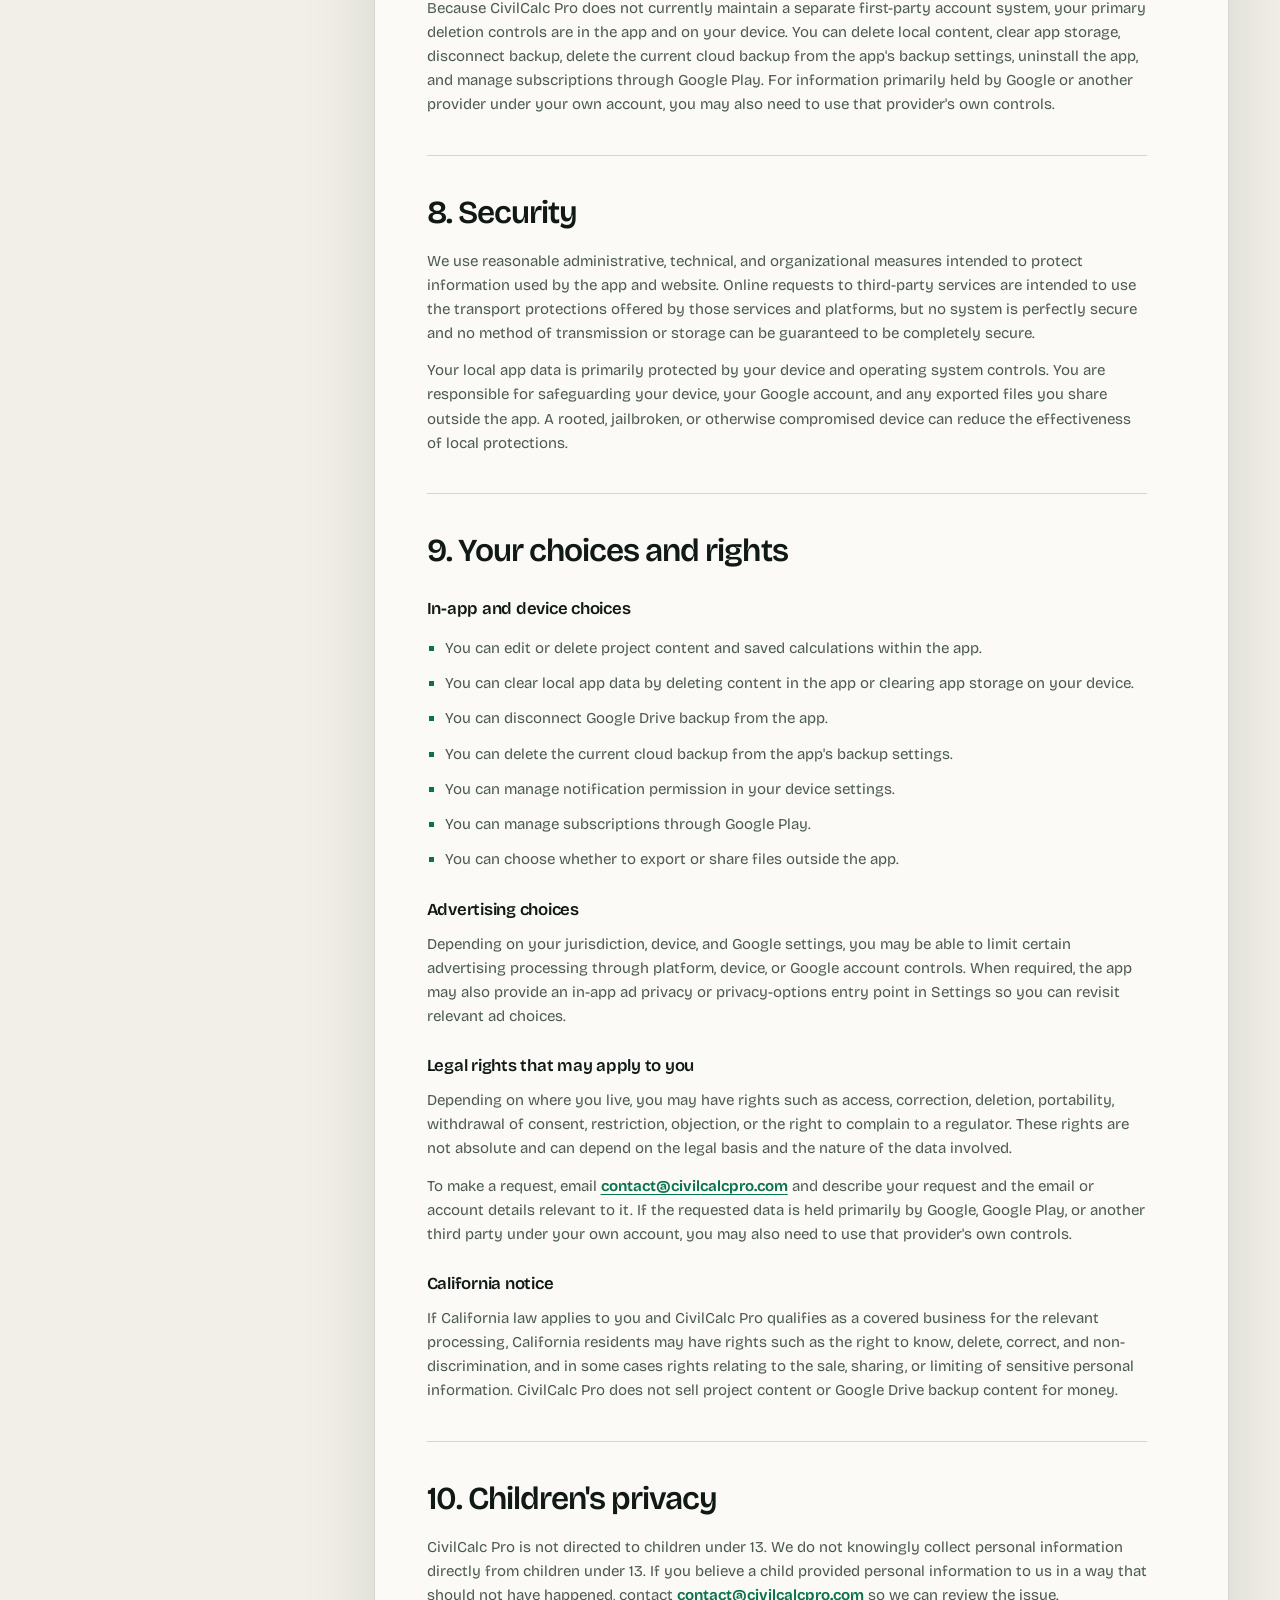
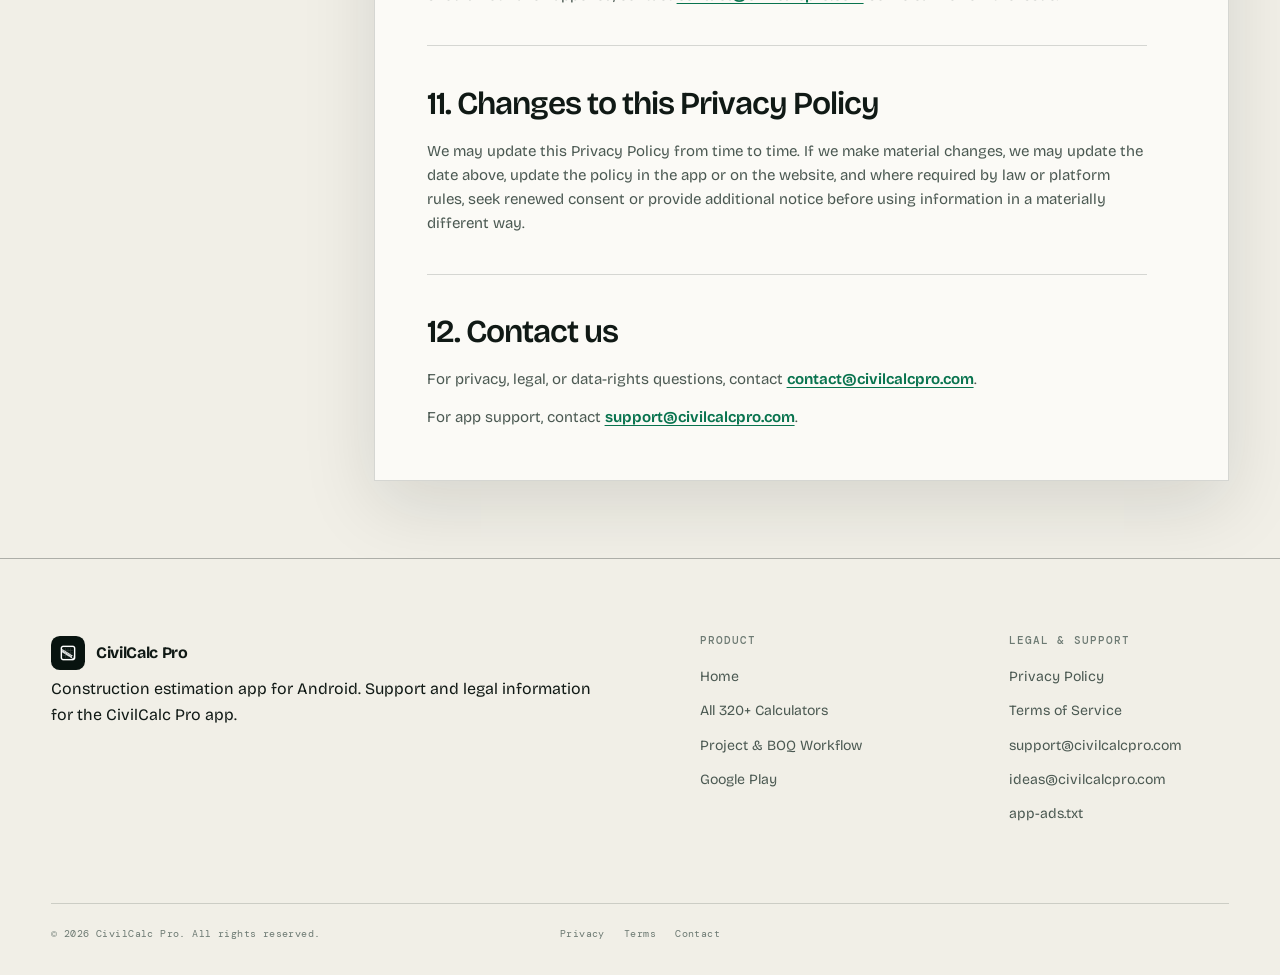
<file: privacy/index.html>
<!doctype html>
<html lang="en">
  <head>
    <meta charset="utf-8" />
    <script>
      (function () {
        var d = document.documentElement;
        try {
          var t = localStorage.getItem("ccp_theme");
          if (t !== "light" && t !== "dark") {
            t =
              window.matchMedia &&
              window.matchMedia("(prefers-color-scheme: light)").matches
                ? "light"
                : "dark";
          }
          d.dataset.theme = t;
        } catch (e) {
          d.dataset.theme = "dark";
        }
      })();
    </script>
    <meta
      name="viewport"
      content="width=device-width, initial-scale=1, viewport-fit=cover"
    />
    <title>Privacy Policy - CivilCalc Pro</title>
    <meta
      name="description"
      content="Read the official Privacy Policy for CivilCalc Pro, covering local-first project storage, optional Google Drive backup, Google Play billing verification, and privacy controls."
    />
    <meta
      name="robots"
      content="index,follow,max-image-preview:large,max-snippet:-1,max-video-preview:-1"
    />
    <meta name="theme-color" content="#0a100d" />
    <meta name="application-name" content="CivilCalc Pro" />
    <meta name="apple-mobile-web-app-title" content="CivilCalc Pro" />
    <link rel="icon" href="/favicon.ico" sizes="any" />
    <link rel="shortcut icon" href="/favicon.ico" />
    <link rel="icon" type="image/png" sizes="48x48" href="/favicon-48x48.png" />
    <link rel="icon" type="image/png" sizes="32x32" href="/favicon-32x32.png" />
    <link rel="icon" type="image/png" sizes="16x16" href="/favicon-16x16.png" />
    <link rel="apple-touch-icon" sizes="180x180" href="/apple-touch-icon.png" />
    <link rel="manifest" href="/site.webmanifest" />
    <link rel="canonical" href="https://civilcalcpro.com/privacy/" />
    <meta property="og:site_name" content="CivilCalc Pro" />
    <meta property="og:type" content="website" />
    <meta property="og:title" content="Privacy Policy - CivilCalc Pro" />
    <meta
      property="og:description"
      content="Official Privacy Policy for the CivilCalc Pro Android app and civilcalcpro.com."
    />
    <meta property="og:url" content="https://civilcalcpro.com/privacy/" />
    <meta
      property="og:image"
      content="https://civilcalcpro.com/og-banner.png"
    />
    <meta property="og:image:width" content="1200" />
    <meta property="og:image:height" content="630" />
    <meta property="og:image:alt" content="CivilCalc Pro Privacy Policy" />
    <meta name="twitter:card" content="summary_large_image" />
    <meta name="twitter:title" content="Privacy Policy - CivilCalc Pro" />
    <meta
      name="twitter:description"
      content="Official Privacy Policy for the CivilCalc Pro Android app and civilcalcpro.com."
    />
    <meta
      name="twitter:image"
      content="https://civilcalcpro.com/og-banner.png"
    />
    <link rel="preconnect" href="https://fonts.googleapis.com" />
    <link rel="preconnect" href="https://fonts.gstatic.com" crossorigin />
    <link
      rel="stylesheet"
      href="https://fonts.googleapis.com/css2?family=Bricolage+Grotesque:opsz,wght@12..96,400;12..96,500;12..96,600;12..96,700;12..96,800&amp;family=DM+Mono:wght@400;500&amp;family=Instrument+Serif:ital@0;1&amp;display=swap"
    />
    <link rel="stylesheet" href="/assets/styles.css?v=seo-20261118" />
    <script type="application/ld+json">
      {
        "@context": "https://schema.org",
        "@type": "BreadcrumbList",
        "itemListElement": [
          {
            "@type": "ListItem",
            "position": 1,
            "name": "CivilCalc Pro",
            "item": "https://civilcalcpro.com/"
          },
          {
            "@type": "ListItem",
            "position": 2,
            "name": "Privacy Policy",
            "item": "https://civilcalcpro.com/privacy/"
          }
        ]
      }
    </script>
  </head>
  <body>
    <a class="skip-link" href="#main">Skip to content</a>
    <header class="site-header">
      <div class="container nav">
        <a class="brand" href="/" aria-label="CivilCalc Pro home">
          <span class="brand-mark"
            ><img
              src="/public/images/adaptive-icon.png"
              alt="CivilCalc Pro logo"
          /></span>
          <span>CivilCalc Pro</span>
        </a>
        <nav class="nav-links" aria-label="Primary">
          <a href="/">Home</a>
          <a href="/calculators/">Calculators</a>
          <a class="active" href="/privacy/">Privacy Policy</a>
          <a href="/terms/">Terms of Service</a>
        </nav>
        <div class="nav-right">
          <button
            type="button"
            class="theme-toggle"
            data-theme-toggle
            aria-label="Switch to light theme"
            title="Toggle theme"
          >
            <svg
              class="ico-moon"
              viewBox="0 0 24 24"
              fill="none"
              stroke="currentColor"
              stroke-width="1.7"
              stroke-linecap="round"
              stroke-linejoin="round"
              aria-hidden="true"
            >
              <path d="M21 12.8A9 9 0 1 1 11.2 3a7 7 0 0 0 9.8 9.8z" />
            </svg>
            <svg
              class="ico-sun"
              viewBox="0 0 24 24"
              fill="none"
              stroke="currentColor"
              stroke-width="1.7"
              stroke-linecap="round"
              stroke-linejoin="round"
              aria-hidden="true"
            >
              <circle cx="12" cy="12" r="4" />
              <path d="M12 2v2" />
              <path d="M12 20v2" />
              <path d="m4.93 4.93 1.41 1.41" />
              <path d="m17.66 17.66 1.41 1.41" />
              <path d="M2 12h2" />
              <path d="M20 12h2" />
              <path d="m4.93 19.07 1.41-1.41" />
              <path d="m17.66 6.34 1.41-1.41" />
            </svg>
          </button>
        </div>
      </div>
    </header>

    <main id="main" class="container policy-layout">
      <aside class="toc policy-card" aria-label="Table of contents">
        <h2>On this page</h2>
        <ol>
          <li><a href="#scope">Scope and controller</a></li>
          <li><a href="#collect">Information we collect</a></li>
          <li><a href="#use">How we use information</a></li>
          <li><a href="#google-data">Google account and backup data</a></li>
          <li><a href="#ads">Advertising and ad privacy choices</a></li>
          <li><a href="#share">How information is shared</a></li>
          <li><a href="#retention">Retention and deletion</a></li>
          <li><a href="#security">Security</a></li>
          <li><a href="#rights">Your choices and rights</a></li>
          <li><a href="#children">Children</a></li>
          <li><a href="#changes">Changes</a></li>
          <li><a href="#contact">Contact us</a></li>
        </ol>
      </aside>

      <article class="policy-card">
        <div class="eyebrow">Privacy Policy</div>
        <h1>Privacy Policy for CivilCalc Pro</h1>
        <div class="policy-meta">
          <span>Effective date: April 22, 2026</span>
          <span>Last updated: April 22, 2026</span>
          <span>Applies to the Android app and civilcalcpro.com</span>
        </div>

        <section class="summary-box">
          <strong>Plain-language summary.</strong>
          <p>
            CivilCalc Pro mainly stores your project and calculation data on
            your device. Optional features introduce third-party processing:
            Google Drive backup uses your Google account only if you enable it,
            Google Play handles purchases and subscriptions, Google Mobile Ads
            supports the free tier, and website hosting may generate standard
            request logs. We do not sell your project content or Google Drive
            backup content for money.
          </p>
        </section>

        <section id="scope" class="content-section">
          <h2>1. Scope and controller</h2>
          <p>
            This Privacy Policy explains how CivilCalc Pro ("<strong
              >CivilCalc Pro</strong
            >," "<strong>we</strong>," "<strong>us</strong>," or
            "<strong>our</strong>") handles information when you use the
            CivilCalc Pro Android application and the civilcalcpro.com website.
          </p>
          <p>
            For privacy and legal inquiries, contact
            <a href="mailto:contact@civilcalcpro.com"
              >contact@civilcalcpro.com</a
            >. For app support, contact
            <a href="mailto:support@civilcalcpro.com"
              >support@civilcalcpro.com</a
            >.
          </p>
          <div class="note">
            <p>
              <strong>Important:</strong> CivilCalc Pro does not currently
              require you to create a separate CivilCalc Pro account. Most app
              content stays on your device unless you actively choose features
              such as Google Drive backup, export, sharing,
              advertising-supported usage, or Google Play purchases.
            </p>
          </div>
        </section>

        <section id="collect" class="content-section">
          <h2>2. Information we collect</h2>
          <p>
            The information involved depends on the features you choose to use.
          </p>
          <div class="table-wrap">
            <table>
              <thead>
                <tr>
                  <th>Category</th>
                  <th>Examples</th>
                  <th>When it is involved</th>
                </tr>
              </thead>
              <tbody>
                <tr>
                  <td>
                    <strong>Project, calculation, and settings content</strong>
                  </td>
                  <td>
                    Project names, manually entered locations, notes, calculator
                    inputs, results, favorites, saved defaults, theme and unit
                    preferences, and onboarding status
                  </td>
                  <td>
                    When you use the app, save calculations, create projects, or
                    save settings
                  </td>
                </tr>
                <tr>
                  <td>
                    <strong>Google account information for backup</strong>
                  </td>
                  <td>
                    Google account email address, display name, and profile
                    photo URL
                  </td>
                  <td>
                    Only if you choose to connect a Google account for backup
                  </td>
                </tr>
                <tr>
                  <td>
                    <strong>Backup credentials and backup file data</strong>
                  </td>
                  <td>
                    Access tokens, locally stored long-term backup credentials
                    or tokens, backup preferences, backup timestamps, backup
                    file identifiers, and backup file contents containing your
                    CivilCalc Pro data
                  </td>
                  <td>Only if you choose Google Drive backup</td>
                </tr>
                <tr>
                  <td><strong>Purchase and entitlement information</strong></td>
                  <td>
                    Product identifiers, subscription or purchase status,
                    pricing metadata, restore status, and locally cached
                    entitlement timestamps
                  </td>
                  <td>
                    When you use Google Play billing, restore purchases, or the
                    app checks premium access
                  </td>
                </tr>
                <tr>
                  <td><strong>Advertising and consent information</strong></td>
                  <td>
                    Ad requests, ad impressions, clicks, reward completion
                    events, consent status, privacy-choice status, IP address,
                    device and account identifiers, app interaction data, and
                    diagnostics handled by Google Mobile Ads and related
                    services
                  </td>
                  <td>
                    When the ad-supported version of the app loads or displays
                    ads, or when ad privacy choices are shown
                  </td>
                </tr>
                <tr>
                  <td>
                    <strong>Device, network, and permission information</strong>
                  </td>
                  <td>
                    Internet reachability checks, device or platform context
                    needed for backup, purchases, ad loading, and
                    notification-permission status
                  </td>
                  <td>When online features are used or checked</td>
                </tr>
                <tr>
                  <td><strong>Notifications</strong></td>
                  <td>
                    Backup-progress notifications and related
                    notification-permission state
                  </td>
                  <td>Only if your device grants notification permission</td>
                </tr>
                <tr>
                  <td><strong>Export and sharing actions</strong></td>
                  <td>
                    Generated PDF, CSV, or text exports and information you
                    choose to pass into your device's share sheet
                  </td>
                  <td>Only when you export or share</td>
                </tr>
                <tr>
                  <td><strong>Support communications</strong></td>
                  <td>
                    Your email address, name, and the content of messages or
                    attachments you send us
                  </td>
                  <td>
                    When you contact support or send privacy or legal requests
                  </td>
                </tr>
                <tr>
                  <td><strong>Website request data</strong></td>
                  <td>
                    Standard web request logs such as IP address, user agent,
                    referrer, and request metadata handled by the site host
                  </td>
                  <td>When you visit civilcalcpro.com</td>
                </tr>
              </tbody>
            </table>
          </div>

          <h3>Information you enter into the app</h3>
          <p>
            Project names, typed locations, notes, calculation inputs, results,
            favorites, and settings are content you choose to create or save in
            the app. By default, these are stored locally on your device so you
            can reopen and manage your work.
          </p>

          <h3>Information we do not need for core local use</h3>
          <p>
            You can use the app's local calculator and storage features without
            creating a separate CivilCalc Pro account. Google account
            information is involved only if you decide to connect Google Drive
            backup.
          </p>

          <h3>Payments</h3>
          <p>
            Payments are processed by Google Play. CivilCalc Pro does not
            collect or store your full payment card number. We may receive or
            store purchase status and entitlement information necessary to
            unlock paid features, restore purchases, or verify access.
          </p>
        </section>

        <section id="use" class="content-section">
          <h2>3. How we use information</h2>
          <p>We use information only for the purposes described below.</p>
          <div class="table-wrap">
            <table>
              <thead>
                <tr>
                  <th>Purpose</th>
                  <th>Examples</th>
                  <th>Typical legal basis where applicable</th>
                </tr>
              </thead>
              <tbody>
                <tr>
                  <td><strong>Provide the app's core functions</strong></td>
                  <td>
                    Run calculators, save projects, reopen history, remember
                    settings, and generate results
                  </td>
                  <td>
                    Performance of the service you request; legitimate interests
                    in operating the app
                  </td>
                </tr>
                <tr>
                  <td><strong>Provide optional backup and restore</strong></td>
                  <td>
                    Connect your Google account, create backups, restore prior
                    backups, delete the current cloud backup, and maintain the
                    backup connection you requested
                  </td>
                  <td>
                    Your consent or choice to enable the feature; performance of
                    the requested service
                  </td>
                </tr>
                <tr>
                  <td><strong>Process purchases and subscriptions</strong></td>
                  <td>
                    Unlock premium features, restore purchases, validate access,
                    and reduce fraud or abuse
                  </td>
                  <td>
                    Performance of a contract; legitimate interests; legal
                    obligations where applicable
                  </td>
                </tr>
                <tr>
                  <td><strong>Serve, measure, and protect ads</strong></td>
                  <td>
                    Display interstitial or rewarded ads in the free tier, show
                    privacy-choice flows where required, and confirm when
                    rewarded access has been completed
                  </td>
                  <td>
                    Legitimate interests and, where required by law, consent
                  </td>
                </tr>
                <tr>
                  <td>
                    <strong>Respond to requests and support messages</strong>
                  </td>
                  <td>
                    Reply to support, privacy, or legal inquiries and document
                    how requests were handled
                  </td>
                  <td>
                    Legitimate interests; legal obligations where applicable
                  </td>
                </tr>
                <tr>
                  <td>
                    <strong>Maintain, secure, and improve the service</strong>
                  </td>
                  <td>
                    Troubleshoot backup failures, maintain service integrity,
                    investigate misuse, and keep website hosting operational
                  </td>
                  <td>Legitimate interests</td>
                </tr>
              </tbody>
            </table>
          </div>
        </section>

        <section id="google-data" class="content-section">
          <h2>4. Google account and Google Drive backup data</h2>
          <p>
            CivilCalc Pro requests Google account access only if you choose to
            enable backup. That feature is intended to let you back up and
            restore your CivilCalc Pro data using your own Google account.
          </p>
          <ul class="inline-list">
            <li>
              We use Google account information such as your email address,
              display name, and profile photo URL to show which account is
              connected for backup and to maintain the backup connection on your
              device.
            </li>
            <li>
              We use the Google Drive application-data area only to create,
              read, update, restore, or delete CivilCalc Pro backup files
              associated with the app.
            </li>
            <li>
              Backup files can include your projects, saved calculations,
              favorites, settings, and onboarding state.
            </li>
            <li>
              To support optional background or headless auto-sync behavior, the
              app stores backup-related credentials or tokens and related backup
              metadata locally on the device.
            </li>
            <li>
              Connecting a Google account for backup does not create a separate
              CivilCalc Pro account with us.
            </li>
            <li>
              We do <strong>not</strong> use Google Drive backup data for
              advertising, data brokerage, or unrelated profiling.
            </li>
            <li>
              We do <strong>not</strong> sell your Google Drive backup content
              for money.
            </li>
          </ul>
          <div class="warning">
            <p>
              <strong
                >Backup content can include personal or project information that
                you choose to type into the app</strong
              >, such as project names, manually entered locations, notes,
              calculation inputs, results, and settings. Only enable backup if
              you are comfortable storing that information in your own Google
              account's app-specific Drive storage.
            </p>
          </div>
        </section>

        <section id="ads" class="content-section">
          <h2>5. Advertising and ad privacy choices</h2>
          <p>
            The free tier of CivilCalc Pro may use Google Mobile Ads, including
            interstitial and rewarded ad formats. Depending on your region,
            device state, and legal requirements, the app may also present
            ad-consent or privacy-choice flows at launch and may expose a
            privacy-choices entry point in Settings.
          </p>
          <ul class="inline-list">
            <li>
              Advertising providers may process data such as IP address, general
              location derived from IP, device or account identifiers, app
              interaction events, and diagnostics according to their own
              policies and service terms.
            </li>
            <li>
              Rewarded ads may be used to unlock specific actions in the free
              tier unless you hold a paid entitlement that removes that
              requirement.
            </li>
            <li>
              You can use device and platform controls to limit certain
              advertising identifiers or personalization where those controls
              are offered.
            </li>
          </ul>
        </section>

        <section id="share" class="content-section">
          <h2>6. How information is shared</h2>
          <p>
            We do not sell your personal information for money. We share or
            disclose information only in the following situations:
          </p>
          <ul class="inline-list">
            <li>
              <strong>Service providers and platform operators:</strong> for
              example Google Play Billing, Google Sign-In, Google Drive, Google
              Mobile Ads, and the providers used to host the website.
            </li>
            <li>
              <strong>When you choose to share or export:</strong> if you export
              a PDF or CSV or use your device's sharing tools, the receiving
              apps, platforms, or contacts process the information under their
              own terms and privacy rules.
            </li>
            <li>
              <strong>Legal or safety reasons:</strong> where reasonably
              necessary to comply with law, regulation, court order, enforceable
              request, or to protect rights, users, or the service.
            </li>
            <li>
              <strong>Business transfer scenarios:</strong> if the app or
              related assets are reorganized, merged, financed, or transferred,
              information may be transferred as part of that process subject to
              applicable law.
            </li>
          </ul>

          <h3>Third-party services used by or with CivilCalc Pro</h3>
          <ul class="inline-list">
            <li>
              Google Play Billing for subscriptions and one-time purchases
            </li>
            <li>
              Google Mobile Ads for advertising and related privacy-choice flows
            </li>
            <li>
              Google Sign-In and Google Drive for optional backup and restore
            </li>
            <li>Website hosting providers for civilcalcpro.com</li>
            <li>
              Connectivity checks that may reach Google or Cloudflare endpoints
              when the app verifies internet access for certain online features
            </li>
          </ul>

          <h3>International transfers</h3>
          <p>
            Some third-party providers operate globally, which means information
            may be processed in countries other than your own. Where applicable,
            those providers are responsible for the safeguards and mechanisms
            they use for international data transfers under their own services
            and agreements.
          </p>
        </section>

        <section id="retention" class="content-section">
          <h2>7. Retention and deletion</h2>
          <ul class="inline-list">
            <li>
              <strong>Local app data:</strong> retained on your device until you
              edit or delete it in the app, clear app storage, or uninstall the
              app.
            </li>
            <li>
              <strong
                >Backup connection details and locally stored backup
                credentials:</strong
              >
              retained on your device while backup remains connected, until
              removed, app storage is cleared, or the app is uninstalled.
            </li>
            <li>
              <strong>Google Drive backup files:</strong> retained in your
              Google account's app-specific storage until replaced, deleted from
              within the app, or otherwise removed from that account.
              Disconnecting backup in the app does not by itself guarantee
              deletion of an existing cloud backup file.
            </li>
            <li>
              <strong>Purchase and entitlement records:</strong> retained
              locally as needed to manage access, restoration, and fraud
              prevention, subject to Google Play's own records and retention.
            </li>
            <li>
              <strong>Support emails and attachments:</strong> retained for as
              long as reasonably necessary to respond, document requests,
              resolve disputes, or satisfy legal obligations.
            </li>
            <li>
              <strong>Website request logs:</strong> retained according to the
              hosting provider's practices.
            </li>
          </ul>

          <h3>Deletion controls</h3>
          <p>
            Because CivilCalc Pro does not currently maintain a separate
            first-party account system, your primary deletion controls are in
            the app and on your device. You can delete local content, clear app
            storage, disconnect backup, delete the current cloud backup from the
            app's backup settings, uninstall the app, and manage subscriptions
            through Google Play. For information primarily held by Google or
            another provider under your own account, you may also need to use
            that provider's own controls.
          </p>
        </section>

        <section id="security" class="content-section">
          <h2>8. Security</h2>
          <p>
            We use reasonable administrative, technical, and organizational
            measures intended to protect information used by the app and
            website. Online requests to third-party services are intended to use
            the transport protections offered by those services and platforms,
            but no system is perfectly secure and no method of transmission or
            storage can be guaranteed to be completely secure.
          </p>
          <p>
            Your local app data is primarily protected by your device and
            operating system controls. You are responsible for safeguarding your
            device, your Google account, and any exported files you share
            outside the app. A rooted, jailbroken, or otherwise compromised
            device can reduce the effectiveness of local protections.
          </p>
        </section>

        <section id="rights" class="content-section">
          <h2>9. Your choices and rights</h2>
          <h3>In-app and device choices</h3>
          <ul class="inline-list">
            <li>
              You can edit or delete project content and saved calculations
              within the app.
            </li>
            <li>
              You can clear local app data by deleting content in the app or
              clearing app storage on your device.
            </li>
            <li>You can disconnect Google Drive backup from the app.</li>
            <li>
              You can delete the current cloud backup from the app's backup
              settings.
            </li>
            <li>
              You can manage notification permission in your device settings.
            </li>
            <li>You can manage subscriptions through Google Play.</li>
            <li>
              You can choose whether to export or share files outside the app.
            </li>
          </ul>

          <h3>Advertising choices</h3>
          <p>
            Depending on your jurisdiction, device, and Google settings, you may
            be able to limit certain advertising processing through platform,
            device, or Google account controls. When required, the app may also
            provide an in-app ad privacy or privacy-options entry point in
            Settings so you can revisit relevant ad choices.
          </p>

          <h3>Legal rights that may apply to you</h3>
          <p>
            Depending on where you live, you may have rights such as access,
            correction, deletion, portability, withdrawal of consent,
            restriction, objection, or the right to complain to a regulator.
            These rights are not absolute and can depend on the legal basis and
            the nature of the data involved.
          </p>
          <p>
            To make a request, email
            <a href="mailto:contact@civilcalcpro.com"
              >contact@civilcalcpro.com</a
            >
            and describe your request and the email or account details relevant
            to it. If the requested data is held primarily by Google, Google
            Play, or another third party under your own account, you may also
            need to use that provider's own controls.
          </p>

          <h3>California notice</h3>
          <p>
            If California law applies to you and CivilCalc Pro qualifies as a
            covered business for the relevant processing, California residents
            may have rights such as the right to know, delete, correct, and
            non-discrimination, and in some cases rights relating to the sale,
            sharing, or limiting of sensitive personal information. CivilCalc
            Pro does not sell project content or Google Drive backup content for
            money.
          </p>
        </section>

        <section id="children" class="content-section">
          <h2>10. Children's privacy</h2>
          <p>
            CivilCalc Pro is not directed to children under 13. We do not
            knowingly collect personal information directly from children under
            13. If you believe a child provided personal information to us in a
            way that should not have happened, contact
            <a href="mailto:contact@civilcalcpro.com"
              >contact@civilcalcpro.com</a
            >
            so we can review the issue.
          </p>
        </section>

        <section id="changes" class="content-section">
          <h2>11. Changes to this Privacy Policy</h2>
          <p>
            We may update this Privacy Policy from time to time. If we make
            material changes, we may update the date above, update the policy in
            the app or on the website, and where required by law or platform
            rules, seek renewed consent or provide additional notice before
            using information in a materially different way.
          </p>
        </section>

        <section id="contact" class="content-section">
          <h2>12. Contact us</h2>
          <p>
            For privacy, legal, or data-rights questions, contact
            <a href="mailto:contact@civilcalcpro.com"
              >contact@civilcalcpro.com</a
            >.
          </p>
          <p>
            For app support, contact
            <a href="mailto:support@civilcalcpro.com"
              >support@civilcalcpro.com</a
            >.
          </p>
        </section>
      </article>
    </main>

    <footer class="site-footer">
      <div class="container">
        <div class="footer-grid">
          <div class="footer-card">
            <div class="footer-brand">
              <span class="brand-mark"
                ><img
                  src="/public/images/adaptive-icon.png"
                  alt="CivilCalc Pro logo"
              /></span>
              <span>CivilCalc Pro</span>
            </div>
            <p>
              Construction estimation app for Android. Support and legal
              information for the CivilCalc Pro app.
            </p>
          </div>

          <div class="footer-card">
            <h2 class="section-title">Product</h2>
            <ul class="list-tight">
              <li><a href="/">Home</a></li>
              <li><a href="/calculators/">All 320+ Calculators</a></li>
              <li><a href="/#workflow">Project &amp; BOQ Workflow</a></li>
              <li>
                <a
                  href="https://play.google.com/store/apps/details?id=com.leestudios.civilcalcpro"
                  rel="noopener noreferrer"
                  >Google Play</a
                >
              </li>
            </ul>
          </div>

          <div class="footer-card">
            <h2 class="section-title">Legal &amp; support</h2>
            <ul class="list-tight">
              <li><a href="/privacy/">Privacy Policy</a></li>
              <li><a href="/terms/">Terms of Service</a></li>
              <li>
                <a href="mailto:support@civilcalcpro.com"
                  >support@civilcalcpro.com</a
                >
              </li>
              <li>
                <a
                  href="mailto:ideas@civilcalcpro.com?subject=CivilCalc%20Pro%20-%20Feature%20request"
                  >ideas@civilcalcpro.com</a
                >
              </li>
              <li><a href="/app-ads.txt">app-ads.txt</a></li>
            </ul>
          </div>
        </div>

        <div class="footer-bottom">
          <p>
            &copy; <span id="year">2026</span> CivilCalc Pro. All rights
            reserved.
          </p>
          <div class="meta-links">
            <a href="/privacy/">Privacy</a>
            <a href="/terms/">Terms</a>
            <a href="mailto:contact@civilcalcpro.com">Contact</a>
          </div>
        </div>
      </div>
    </footer>
    <script>
      (function () {
        var el = document.getElementById("year");
        if (el) el.textContent = new Date().getFullYear();
      })();
      (function () {
        function apply(theme) {
          document.documentElement.dataset.theme = theme;
          var meta = document.querySelector('meta[name="theme-color"]');
          if (meta)
            meta.setAttribute(
              "content",
              theme === "light" ? "#f1efe7" : "#0a100d",
            );
          document
            .querySelectorAll("[data-theme-toggle]")
            .forEach(function (b) {
              b.setAttribute(
                "aria-label",
                theme === "light"
                  ? "Switch to dark theme"
                  : "Switch to light theme",
              );
            });
          try {
            localStorage.setItem("ccp_theme", theme);
          } catch (_) {}
        }
        document.addEventListener("click", function (e) {
          var btn = e.target.closest("[data-theme-toggle]");
          if (!btn) return;
          apply(
            document.documentElement.dataset.theme === "light"
              ? "dark"
              : "light",
          );
        });
        apply(document.documentElement.dataset.theme || "dark");
      })();
    </script>
    <script
      defer
      src="https://portalstage.catchpoint.com/jp/203816/latest/InitialLoadScript.js"
    ></script>
  </body>
</html>
</file>
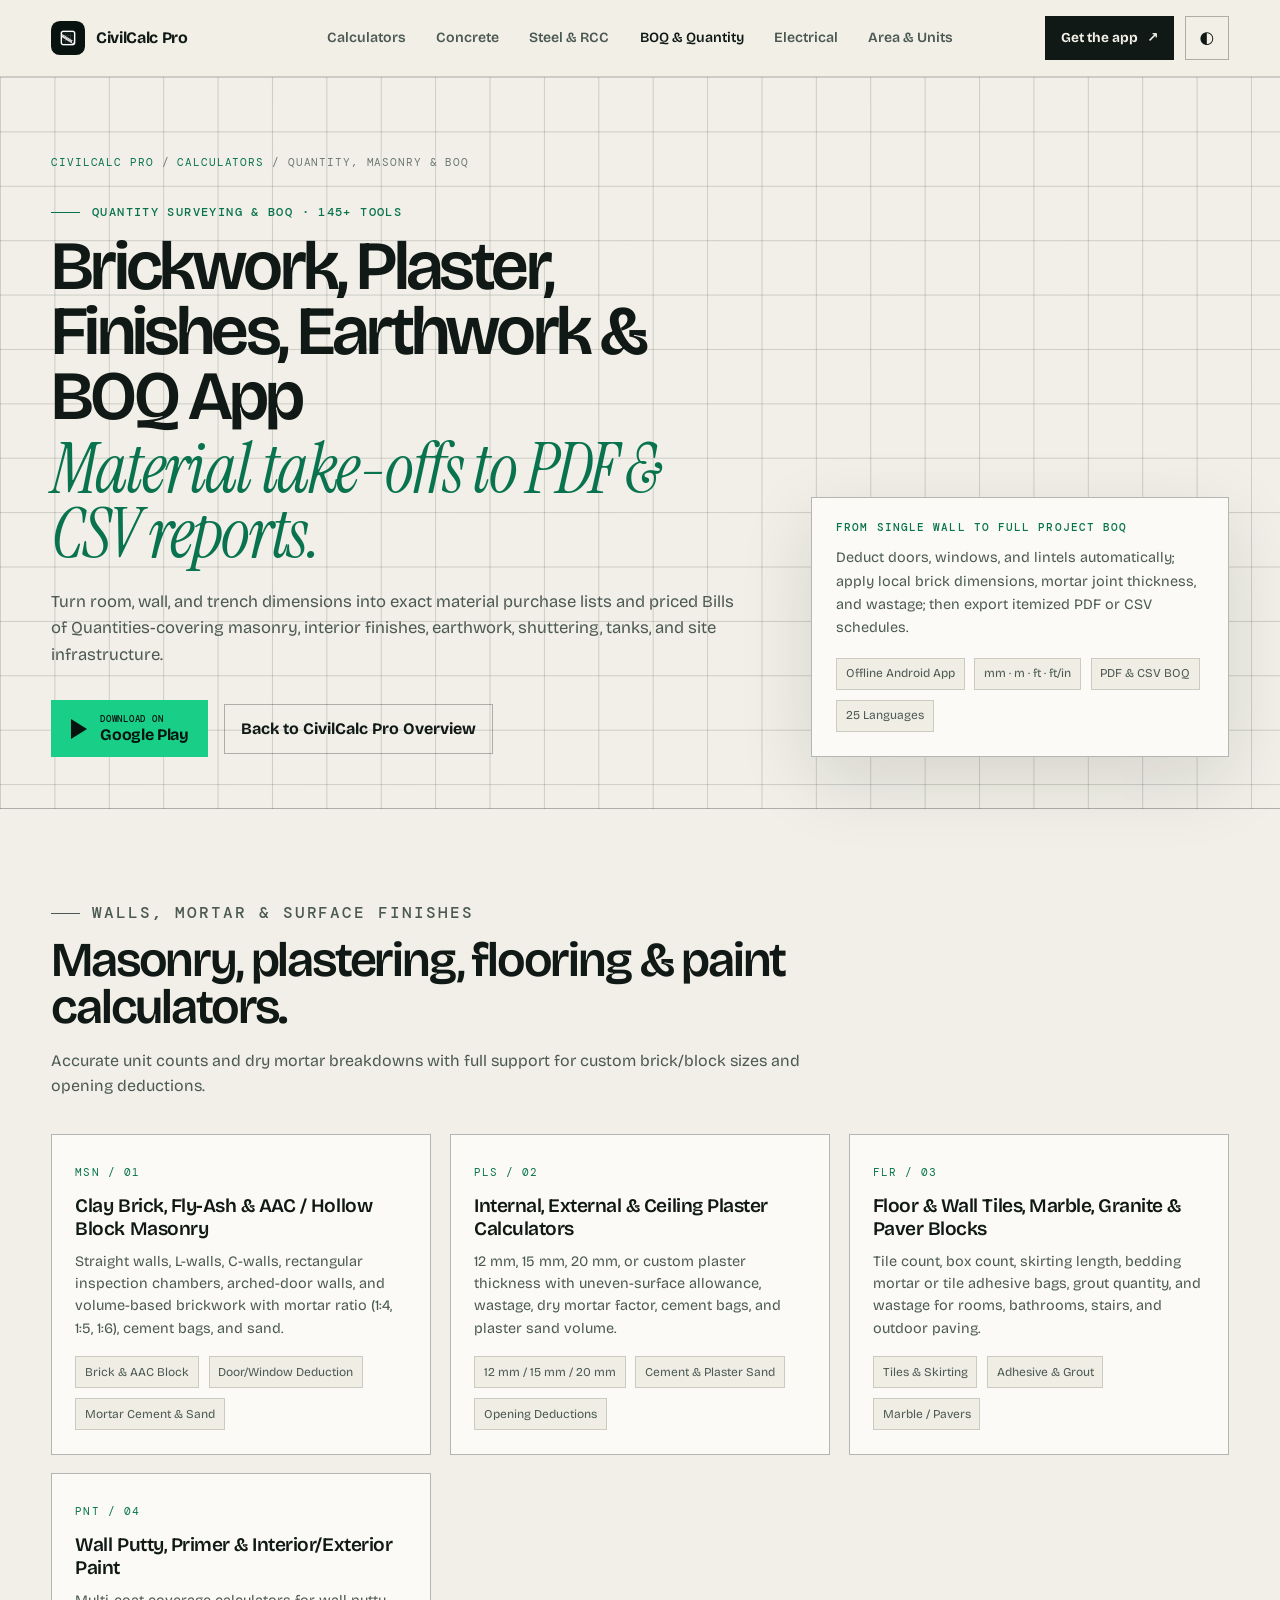
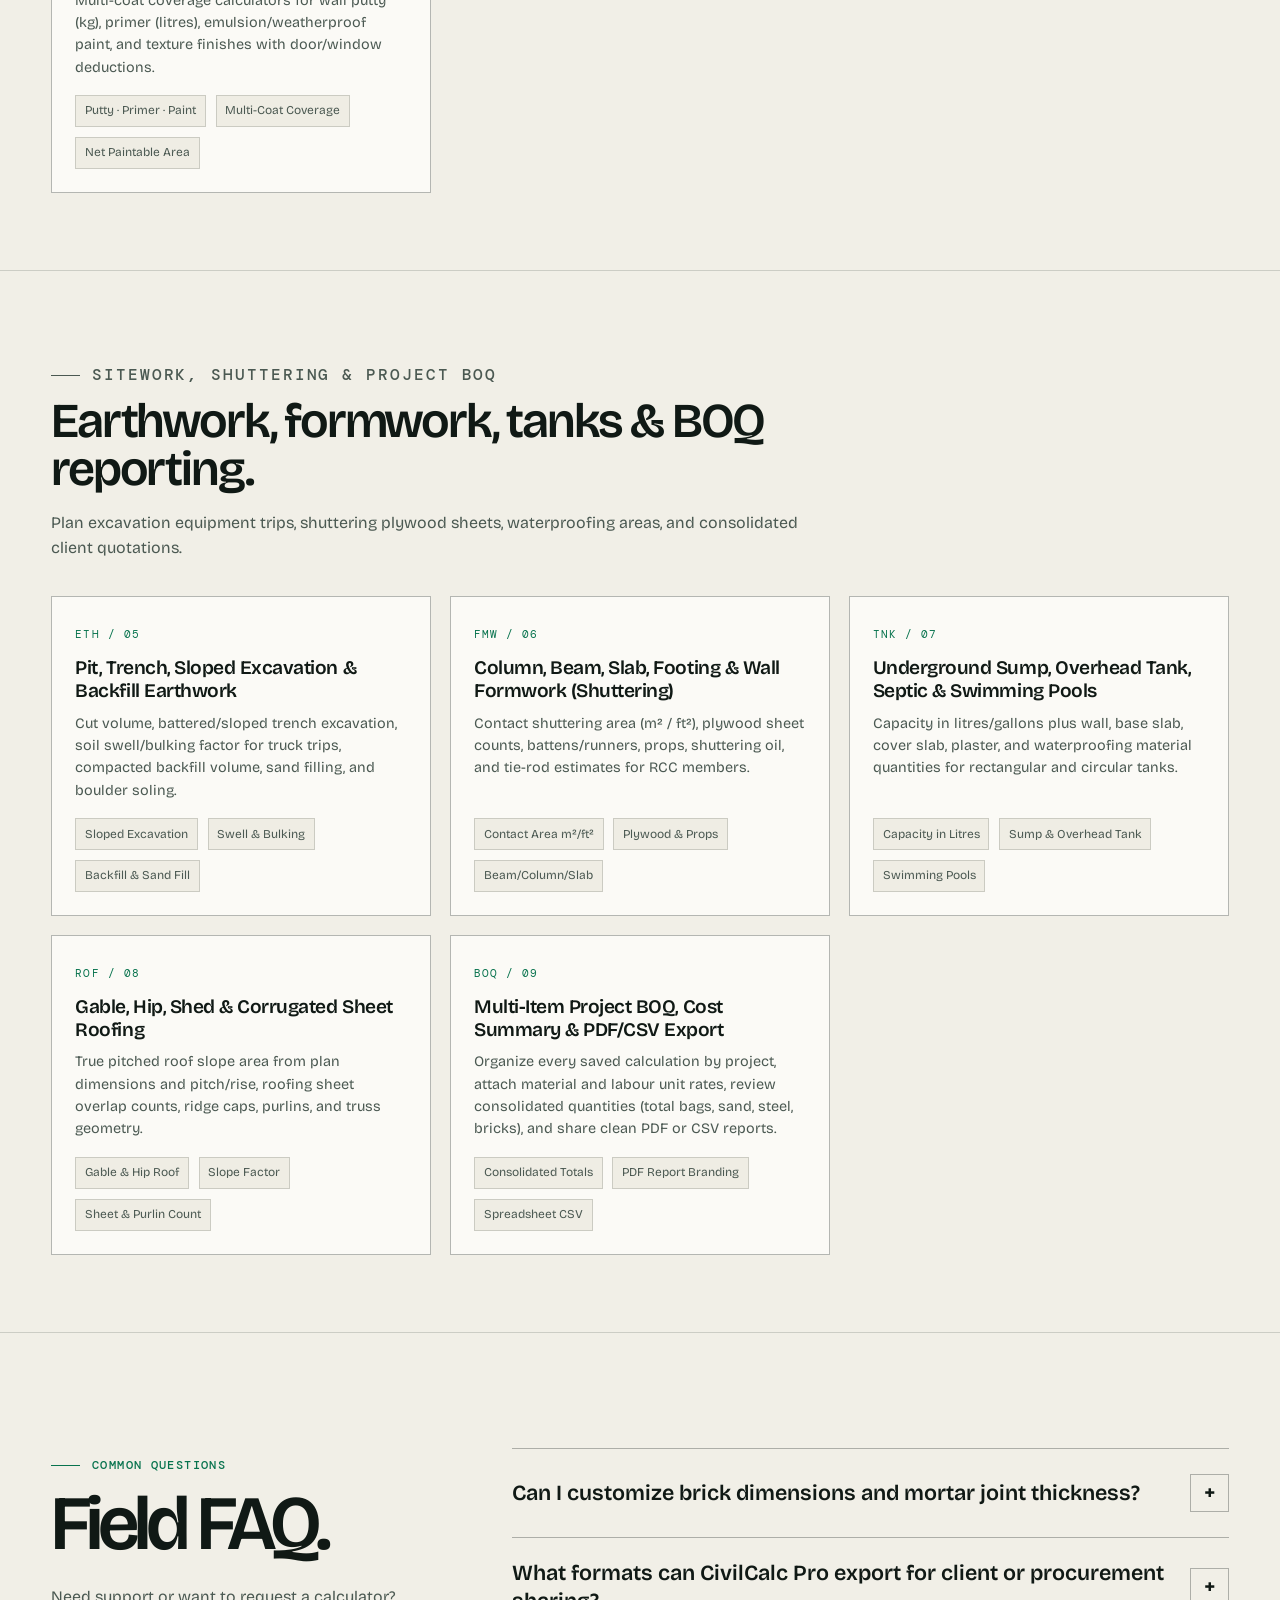
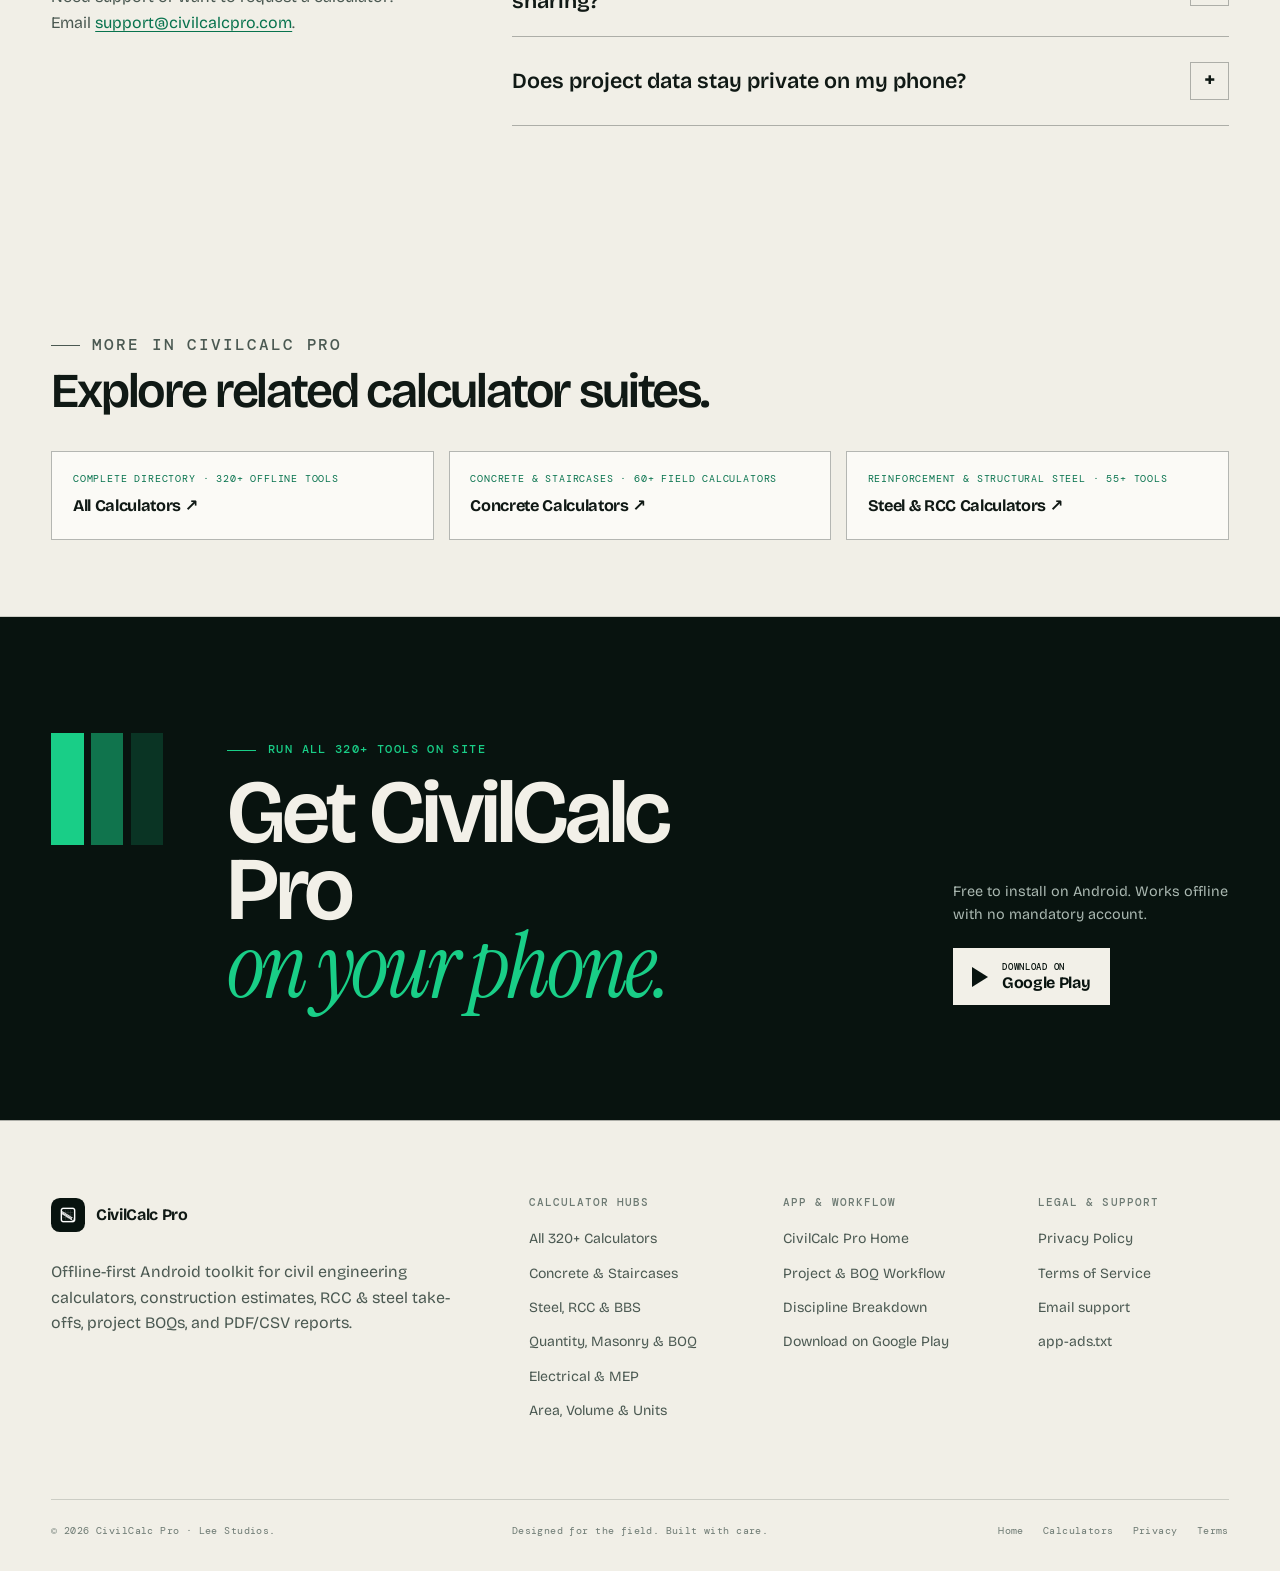
<file: quantity-boq-calculators/index.html>
<!doctype html>
<html lang="en">
  <head>
    <meta charset="utf-8" />
    <script>
      (function () {
        var root = document.documentElement;
        try {
          var saved = localStorage.getItem("ccp_theme");
          if (saved !== "light" && saved !== "dark") {
            saved = window.matchMedia("(prefers-color-scheme: dark)").matches
              ? "dark"
              : "light";
          }
          root.dataset.theme = saved;
        } catch (_) {
          root.dataset.theme = "light";
        }
      })();
    </script>
    <meta
      name="viewport"
      content="width=device-width, initial-scale=1, viewport-fit=cover"
    />
    <title>
      BOQ &amp; Quantity Calculator - Brickwork, Plaster, Tiles, Paint,
      Earthwork &amp; Formwork | CivilCalc Pro
    </title>
    <meta
      name="description"
      content="Estimate clay bricks, AAC blocks, mortar cement &amp; sand, plastering, wall putty, paint, tile &amp; marble flooring, roofing, excavation earthwork, shuttering area, and project BOQ PDF/CSV reports in CivilCalc Pro."
    />
    <meta
      name="robots"
      content="index,follow,max-image-preview:large,max-snippet:-1,max-video-preview:-1"
    />
    <meta name="theme-color" content="#f1efe7" />
    <meta name="application-name" content="CivilCalc Pro" />
    <meta name="apple-mobile-web-app-title" content="CivilCalc Pro" />
    <meta name="author" content="Lee Studios" />

    <link rel="icon" href="/favicon.ico" sizes="any" />
    <link rel="shortcut icon" href="/favicon.ico" />
    <link rel="icon" type="image/png" sizes="48x48" href="/favicon-48x48.png" />
    <link rel="icon" type="image/png" sizes="32x32" href="/favicon-32x32.png" />
    <link rel="icon" type="image/png" sizes="16x16" href="/favicon-16x16.png" />
    <link rel="apple-touch-icon" sizes="180x180" href="/apple-touch-icon.png" />
    <link rel="manifest" href="/site.webmanifest" />
    <link
      rel="canonical"
      href="https://civilcalcpro.com/quantity-boq-calculators/"
    />

    <meta property="og:site_name" content="CivilCalc Pro" />
    <meta property="og:locale" content="en_US" />
    <meta property="og:type" content="website" />
    <meta
      property="og:title"
      content="BOQ &amp; Quantity Calculator - Brickwork, Plaster, Tiles, Paint, Earthwork &amp; Formwork | CivilCalc Pro"
    />
    <meta
      property="og:description"
      content="Estimate clay bricks, AAC blocks, mortar cement &amp; sand, plastering, wall putty, paint, tile &amp; marble flooring, roofing, excavation earthwork, shuttering area, and project BOQ PDF/CSV reports in CivilCalc Pro."
    />
    <meta
      property="og:url"
      content="https://civilcalcpro.com/quantity-boq-calculators/"
    />
    <meta
      property="og:image"
      content="https://civilcalcpro.com/og-banner.png"
    />
    <meta property="og:image:width" content="1200" />
    <meta property="og:image:height" content="630" />
    <meta
      property="og:image:alt"
      content="CivilCalc Pro - Quantity, Masonry &amp; BOQ"
    />
    <meta name="twitter:card" content="summary_large_image" />
    <meta
      name="twitter:title"
      content="BOQ &amp; Quantity Calculator - Brickwork, Plaster, Tiles, Paint, Earthwork &amp; Formwork | CivilCalc Pro"
    />
    <meta
      name="twitter:description"
      content="Estimate clay bricks, AAC blocks, mortar cement &amp; sand, plastering, wall putty, paint, tile &amp; marble flooring, roofing, excavation earthwork, shuttering area, and project BOQ PDF/CSV reports in CivilCalc Pro."
    />
    <meta
      name="twitter:image"
      content="https://civilcalcpro.com/og-banner.png"
    />

    <link rel="preconnect" href="https://fonts.googleapis.com" />
    <link rel="preconnect" href="https://fonts.gstatic.com" crossorigin />
    <link
      rel="stylesheet"
      href="https://fonts.googleapis.com/css2?family=Bricolage+Grotesque:opsz,wght@12..96,400;12..96,500;12..96,600;12..96,700;12..96,800&amp;family=DM+Mono:wght@400;500&amp;family=Instrument+Serif:ital@0;1&amp;display=swap"
    />
    <link rel="stylesheet" href="/assets/styles.css?v=seo-20261118" />

    <script type="application/ld+json">
      {
        "@context": "https://schema.org",
        "@type": "BreadcrumbList",
        "itemListElement": [
          {
            "@type": "ListItem",
            "position": 1,
            "name": "CivilCalc Pro",
            "item": "https://civilcalcpro.com/"
          },
          {
            "@type": "ListItem",
            "position": 2,
            "name": "Calculators",
            "item": "https://civilcalcpro.com/calculators/"
          },
          {
            "@type": "ListItem",
            "position": 3,
            "name": "Quantity, Masonry & BOQ",
            "item": "https://civilcalcpro.com/quantity-boq-calculators/"
          }
        ]
      }
    </script>
    <script type="application/ld+json">
      {
        "@context": "https://schema.org",
        "@type": "ItemList",
        "name": "Brickwork, Plaster, Finishes, Earthwork & BOQ App",
        "description": "Estimate clay bricks, AAC blocks, mortar cement & sand, plastering, wall putty, paint, tile & marble flooring, roofing, excavation earthwork, shuttering area, and project BOQ PDF/CSV reports in CivilCalc Pro.",
        "url": "https://civilcalcpro.com/quantity-boq-calculators/",
        "numberOfItems": 9,
        "itemListElement": [
          {
            "@type": "ListItem",
            "position": 1,
            "name": "Clay Brick, Fly-Ash & AAC / Hollow Block Masonry",
            "description": "Straight walls, L-walls, C-walls, rectangular inspection chambers, arched-door walls, and volume-based brickwork with mortar ratio (1:4, 1:5, 1:6), cement bags, and sand."
          },
          {
            "@type": "ListItem",
            "position": 2,
            "name": "Internal, External & Ceiling Plaster Calculators",
            "description": "12 mm, 15 mm, 20 mm, or custom plaster thickness with uneven-surface allowance, wastage, dry mortar factor, cement bags, and plaster sand volume."
          },
          {
            "@type": "ListItem",
            "position": 3,
            "name": "Floor & Wall Tiles, Marble, Granite & Paver Blocks",
            "description": "Tile count, box count, skirting length, bedding mortar or tile adhesive bags, grout quantity, and wastage for rooms, bathrooms, stairs, and outdoor paving."
          },
          {
            "@type": "ListItem",
            "position": 4,
            "name": "Wall Putty, Primer & Interior/Exterior Paint",
            "description": "Multi-coat coverage calculators for wall putty (kg), primer (litres), emulsion/weatherproof paint, and texture finishes with door/window deductions."
          },
          {
            "@type": "ListItem",
            "position": 5,
            "name": "Pit, Trench, Sloped Excavation & Backfill Earthwork",
            "description": "Cut volume, battered/sloped trench excavation, soil swell/bulking factor for truck trips, compacted backfill volume, sand filling, and boulder soling."
          },
          {
            "@type": "ListItem",
            "position": 6,
            "name": "Column, Beam, Slab, Footing & Wall Formwork (Shuttering)",
            "description": "Contact shuttering area (m² / ft²), plywood sheet counts, battens/runners, props, shuttering oil, and tie-rod estimates for RCC members."
          },
          {
            "@type": "ListItem",
            "position": 7,
            "name": "Underground Sump, Overhead Tank, Septic & Swimming Pools",
            "description": "Capacity in litres/gallons plus wall, base slab, cover slab, plaster, and waterproofing material quantities for rectangular and circular tanks."
          },
          {
            "@type": "ListItem",
            "position": 8,
            "name": "Gable, Hip, Shed & Corrugated Sheet Roofing",
            "description": "True pitched roof slope area from plan dimensions and pitch/rise, roofing sheet overlap counts, ridge caps, purlins, and truss geometry."
          },
          {
            "@type": "ListItem",
            "position": 9,
            "name": "Multi-Item Project BOQ, Cost Summary & PDF/CSV Export",
            "description": "Organize every saved calculation by project, attach material and labour unit rates, review consolidated quantities (total bags, sand, steel, bricks), and share clean PDF or CSV reports."
          }
        ]
      }
    </script>
    <script type="application/ld+json">
      {
        "@context": "https://schema.org",
        "@type": "FAQPage",
        "mainEntity": [
          {
            "@type": "Question",
            "name": "Can I customize brick dimensions and mortar joint thickness?",
            "acceptedAnswer": {
              "@type": "Answer",
              "text": "Yes. Whether your region uses modular bricks (190 × 90 × 90 mm), traditional bricks (230 × 110 × 75 mm), US modular bricks, or 600 × 200 mm AAC blocks, you can set exact unit dimensions and joint thickness."
            }
          },
          {
            "@type": "Question",
            "name": "What formats can CivilCalc Pro export for client or procurement sharing?",
            "acceptedAnswer": {
              "@type": "Answer",
              "text": "CivilCalc Pro exports formatted PDF project & BOQ reports for clients/supervisors as well as structured CSV files that open directly in Excel or Google Sheets."
            }
          },
          {
            "@type": "Question",
            "name": "Does project data stay private on my phone?",
            "acceptedAnswer": {
              "@type": "Answer",
              "text": "Yes. Saved projects, rates, and BOQs are stored locally on your device by default, with optional user-controlled backup to your own Google Drive."
            }
          }
        ]
      }
    </script>
  </head>

  <body>
    <a class="skip-link" href="#main">Skip to content</a>

    <header class="site-header">
      <div class="container nav">
        <a class="brand" href="/" aria-label="CivilCalc Pro home">
          <span class="brand-mark">
            <img
              src="/public/images/adaptive-icon.png"
              width="128"
              height="128"
              alt="CivilCalc Pro"
            />
          </span>
          <span class="brand-name">CivilCalc Pro</span>
        </a>

        <nav class="nav-links" aria-label="Primary navigation">
          <a href="/calculators/">Calculators</a>
          <a href="/concrete-calculators/">Concrete</a>
          <a href="/rcc-steel-calculators/">Steel &amp; RCC</a>
          <a class="active" href="/quantity-boq-calculators/"
            >BOQ &amp; Quantity</a
          >
          <a href="/electrical-calculators/">Electrical</a>
          <a href="/area-volume-conversion/">Area &amp; Units</a>
        </nav>

        <div class="nav-right">
          <a
            class="header-cta"
            href="https://play.google.com/store/apps/details?id=com.leestudios.civilcalcpro"
            rel="noopener noreferrer"
          >
            Get the app <span aria-hidden="true">↗</span>
          </a>
          <button
            type="button"
            class="theme-toggle"
            data-theme-toggle
            aria-label="Switch to dark theme"
            title="Toggle color theme"
          >
            <span class="theme-symbol" aria-hidden="true"></span>
          </button>
        </div>
      </div>
    </header>

    <main id="main">
      <section class="hub-hero">
        <div class="container">
          <nav aria-label="Breadcrumb">
            <ol class="breadcrumbs">
              <li><a href="/">CivilCalc Pro</a></li>
              <li aria-hidden="true">/</li>
              <li><a href="/calculators/">Calculators</a></li>
              <li aria-hidden="true">/</li>
              <li>Quantity, Masonry &amp; BOQ</li>
            </ol>
          </nav>

          <div class="hub-hero-inner">
            <div>
              <p class="coordinate">
                QUANTITY SURVEYING &amp; BOQ · 145+ TOOLS
              </p>
              <h1>
                Brickwork, Plaster, Finishes, Earthwork &amp; BOQ App
                <em>Material take-offs to PDF &amp; CSV reports.</em>
              </h1>
              <p class="lead">
                Turn room, wall, and trench dimensions into exact material
                purchase lists and priced Bills of Quantities-covering masonry,
                interior finishes, earthwork, shuttering, tanks, and site
                infrastructure.
              </p>
              <div class="hero-actions" style="margin-top: 2rem">
                <a
                  class="store-button"
                  href="https://play.google.com/store/apps/details?id=com.leestudios.civilcalcpro"
                  rel="noopener noreferrer"
                  aria-label="Get CivilCalc Pro on Google Play"
                >
                  <span class="play-mark" aria-hidden="true"></span>
                  <span>
                    <small>Download on</small>
                    <strong>Google Play</strong>
                  </span>
                </a>
                <a class="button-secondary" href="/">
                  Back to CivilCalc Pro Overview
                </a>
              </div>
            </div>

            <aside class="hub-aside" aria-label="Field capability summary">
              <h2>From Single Wall to Full Project BOQ</h2>
              <p>
                Deduct doors, windows, and lintels automatically; apply local
                brick dimensions, mortar joint thickness, and wastage; then
                export itemized PDF or CSV schedules.
              </p>
              <ul class="chip-row">
                <li class="chip">Offline Android App</li>
                <li class="chip">mm · m · ft · ft/in</li>
                <li class="chip">PDF &amp; CSV BOQ</li>
                <li class="chip">25 Languages</li>
              </ul>
            </aside>
          </div>
        </div>
      </section>

      <section
        class="hub-section"
        id="masonry-plaster"
        aria-labelledby="masonry-plaster-title"
      >
        <div class="container">
          <div class="hub-section-head">
            <p class="coordinate">WALLS, MORTAR &amp; SURFACE FINISHES</p>
            <h2 id="masonry-plaster-title">
              Masonry, plastering, flooring &amp; paint calculators.
            </h2>
            <p>
              Accurate unit counts and dry mortar breakdowns with full support
              for custom brick/block sizes and opening deductions.
            </p>
          </div>

          <div class="calc-grid">
            <article class="calc-card">
              <div>
                <span class="calc-card-code">MSN / 01</span>
                <h3>Clay Brick, Fly-Ash &amp; AAC / Hollow Block Masonry</h3>
                <p>
                  Straight walls, L-walls, C-walls, rectangular inspection
                  chambers, arched-door walls, and volume-based brickwork with
                  mortar ratio (1:4, 1:5, 1:6), cement bags, and sand.
                </p>
              </div>
              <ul class="chip-row">
                <li class="chip">Brick &amp; AAC Block</li>
                <li class="chip">Door/Window Deduction</li>
                <li class="chip">Mortar Cement &amp; Sand</li>
              </ul>
            </article>
            <article class="calc-card">
              <div>
                <span class="calc-card-code">PLS / 02</span>
                <h3>Internal, External &amp; Ceiling Plaster Calculators</h3>
                <p>
                  12 mm, 15 mm, 20 mm, or custom plaster thickness with
                  uneven-surface allowance, wastage, dry mortar factor, cement
                  bags, and plaster sand volume.
                </p>
              </div>
              <ul class="chip-row">
                <li class="chip">12 mm / 15 mm / 20 mm</li>
                <li class="chip">Cement &amp; Plaster Sand</li>
                <li class="chip">Opening Deductions</li>
              </ul>
            </article>
            <article class="calc-card" id="flooring-paint">
              <div>
                <span class="calc-card-code">FLR / 03</span>
                <h3>
                  Floor &amp; Wall Tiles, Marble, Granite &amp; Paver Blocks
                </h3>
                <p>
                  Tile count, box count, skirting length, bedding mortar or tile
                  adhesive bags, grout quantity, and wastage for rooms,
                  bathrooms, stairs, and outdoor paving.
                </p>
              </div>
              <ul class="chip-row">
                <li class="chip">Tiles &amp; Skirting</li>
                <li class="chip">Adhesive &amp; Grout</li>
                <li class="chip">Marble / Pavers</li>
              </ul>
            </article>
            <article class="calc-card">
              <div>
                <span class="calc-card-code">PNT / 04</span>
                <h3>Wall Putty, Primer &amp; Interior/Exterior Paint</h3>
                <p>
                  Multi-coat coverage calculators for wall putty (kg), primer
                  (litres), emulsion/weatherproof paint, and texture finishes
                  with door/window deductions.
                </p>
              </div>
              <ul class="chip-row">
                <li class="chip">Putty · Primer · Paint</li>
                <li class="chip">Multi-Coat Coverage</li>
                <li class="chip">Net Paintable Area</li>
              </ul>
            </article>
          </div>
        </div>
      </section>

      <section
        class="hub-section"
        id="earthwork-formwork"
        aria-labelledby="earthwork-formwork-title"
      >
        <div class="container">
          <div class="hub-section-head">
            <p class="coordinate">SITEWORK, SHUTTERING &amp; PROJECT BOQ</p>
            <h2 id="earthwork-formwork-title">
              Earthwork, formwork, tanks &amp; BOQ reporting.
            </h2>
            <p>
              Plan excavation equipment trips, shuttering plywood sheets,
              waterproofing areas, and consolidated client quotations.
            </p>
          </div>

          <div class="calc-grid">
            <article class="calc-card">
              <div>
                <span class="calc-card-code">ETH / 05</span>
                <h3>Pit, Trench, Sloped Excavation &amp; Backfill Earthwork</h3>
                <p>
                  Cut volume, battered/sloped trench excavation, soil
                  swell/bulking factor for truck trips, compacted backfill
                  volume, sand filling, and boulder soling.
                </p>
              </div>
              <ul class="chip-row">
                <li class="chip">Sloped Excavation</li>
                <li class="chip">Swell &amp; Bulking</li>
                <li class="chip">Backfill &amp; Sand Fill</li>
              </ul>
            </article>
            <article class="calc-card">
              <div>
                <span class="calc-card-code">FMW / 06</span>
                <h3>
                  Column, Beam, Slab, Footing &amp; Wall Formwork (Shuttering)
                </h3>
                <p>
                  Contact shuttering area (m² / ft²), plywood sheet counts,
                  battens/runners, props, shuttering oil, and tie-rod estimates
                  for RCC members.
                </p>
              </div>
              <ul class="chip-row">
                <li class="chip">Contact Area m²/ft²</li>
                <li class="chip">Plywood &amp; Props</li>
                <li class="chip">Beam/Column/Slab</li>
              </ul>
            </article>
            <article class="calc-card">
              <div>
                <span class="calc-card-code">TNK / 07</span>
                <h3>
                  Underground Sump, Overhead Tank, Septic &amp; Swimming Pools
                </h3>
                <p>
                  Capacity in litres/gallons plus wall, base slab, cover slab,
                  plaster, and waterproofing material quantities for rectangular
                  and circular tanks.
                </p>
              </div>
              <ul class="chip-row">
                <li class="chip">Capacity in Litres</li>
                <li class="chip">Sump &amp; Overhead Tank</li>
                <li class="chip">Swimming Pools</li>
              </ul>
            </article>
            <article class="calc-card">
              <div>
                <span class="calc-card-code">ROF / 08</span>
                <h3>Gable, Hip, Shed &amp; Corrugated Sheet Roofing</h3>
                <p>
                  True pitched roof slope area from plan dimensions and
                  pitch/rise, roofing sheet overlap counts, ridge caps, purlins,
                  and truss geometry.
                </p>
              </div>
              <ul class="chip-row">
                <li class="chip">Gable &amp; Hip Roof</li>
                <li class="chip">Slope Factor</li>
                <li class="chip">Sheet &amp; Purlin Count</li>
              </ul>
            </article>
            <article class="calc-card" id="boq-reports">
              <div>
                <span class="calc-card-code">BOQ / 09</span>
                <h3>
                  Multi-Item Project BOQ, Cost Summary &amp; PDF/CSV Export
                </h3>
                <p>
                  Organize every saved calculation by project, attach material
                  and labour unit rates, review consolidated quantities (total
                  bags, sand, steel, bricks), and share clean PDF or CSV
                  reports.
                </p>
              </div>
              <ul class="chip-row">
                <li class="chip">Consolidated Totals</li>
                <li class="chip">PDF Report Branding</li>
                <li class="chip">Spreadsheet CSV</li>
              </ul>
            </article>
          </div>
        </div>
      </section>

      <section class="faq-section section" aria-labelledby="hub-faq-title">
        <div class="container faq-grid">
          <div class="faq-heading">
            <p class="coordinate">COMMON QUESTIONS</p>
            <h2 id="hub-faq-title">Field FAQ.</h2>
            <p>
              Need support or want to request a calculator? Email
              <a href="mailto:support@civilcalcpro.com"
                >support@civilcalcpro.com</a
              >.
            </p>
          </div>

          <div class="faq">
            <details>
              <summary>
                Can I customize brick dimensions and mortar joint thickness?
              </summary>
              <p>
                Yes. Whether your region uses modular bricks (190 × 90 × 90 mm),
                traditional bricks (230 × 110 × 75 mm), US modular bricks, or
                600 × 200 mm AAC blocks, you can set exact unit dimensions and
                joint thickness.
              </p>
            </details>
            <details>
              <summary>
                What formats can CivilCalc Pro export for client or procurement
                sharing?
              </summary>
              <p>
                CivilCalc Pro exports formatted PDF project &amp; BOQ reports
                for clients/supervisors as well as structured CSV files that
                open directly in Excel or Google Sheets.
              </p>
            </details>
            <details>
              <summary>Does project data stay private on my phone?</summary>
              <p>
                Yes. Saved projects, rates, and BOQs are stored locally on your
                device by default, with optional user-controlled backup to your
                own Google Drive.
              </p>
            </details>
          </div>
        </div>
      </section>

      <section class="hub-section" aria-label="Related calculator categories">
        <div class="container">
          <div class="hub-section-head">
            <p class="coordinate">MORE IN CIVILCALC PRO</p>
            <h2>Explore related calculator suites.</h2>
          </div>
          <div class="hub-nav-strip">
            <a class="hub-nav-card" href="/calculators/">
              <small>COMPLETE DIRECTORY · 320+ OFFLINE TOOLS</small>
              <strong>All Calculators ↗</strong>
            </a>
            <a class="hub-nav-card" href="/concrete-calculators/">
              <small>CONCRETE &amp; STAIRCASES · 60+ FIELD CALCULATORS</small>
              <strong>Concrete Calculators ↗</strong>
            </a>
            <a class="hub-nav-card" href="/rcc-steel-calculators/">
              <small>REINFORCEMENT &amp; STRUCTURAL STEEL · 55+ TOOLS</small>
              <strong>Steel &amp; RCC Calculators ↗</strong>
            </a>
          </div>
        </div>
      </section>

      <section class="final-cta" aria-labelledby="hub-cta-title">
        <div class="container cta-grid">
          <div class="cta-marker" aria-hidden="true">
            <span></span><span></span><span></span>
          </div>
          <div class="cta-copy">
            <p class="coordinate coordinate--light">
              RUN ALL 320+ TOOLS ON SITE
            </p>
            <h2 id="hub-cta-title">
              Get CivilCalc Pro
              <em>on your phone.</em>
            </h2>
          </div>
          <div class="cta-action">
            <p>
              Free to install on Android. Works offline with no mandatory
              account.
            </p>
            <a
              class="store-button store-button--light"
              href="https://play.google.com/store/apps/details?id=com.leestudios.civilcalcpro"
              rel="noopener noreferrer"
              aria-label="Get CivilCalc Pro on Google Play"
            >
              <span class="play-mark" aria-hidden="true"></span>
              <span>
                <small>Download on</small>
                <strong>Google Play</strong>
              </span>
            </a>
          </div>
        </div>
      </section>
    </main>

    <footer class="site-footer">
      <div class="container footer-grid footer-grid--four">
        <div class="footer-card footer-card--brand">
          <div class="footer-brand">
            <span class="brand-mark">
              <img
                src="/public/images/adaptive-icon.png"
                width="128"
                height="128"
                alt="CivilCalc Pro"
              />
            </span>
            <span>CivilCalc Pro</span>
          </div>
          <p>
            Offline-first Android toolkit for civil engineering calculators,
            construction estimates, RCC &amp; steel take-offs, project BOQs, and
            PDF/CSV reports.
          </p>
        </div>
        <div class="footer-card">
          <h2>Calculator hubs</h2>
          <ul class="list-tight">
            <li><a href="/calculators/">All 320+ Calculators</a></li>
            <li>
              <a href="/concrete-calculators/">Concrete &amp; Staircases</a>
            </li>
            <li><a href="/rcc-steel-calculators/">Steel, RCC &amp; BBS</a></li>
            <li>
              <a href="/quantity-boq-calculators/"
                >Quantity, Masonry &amp; BOQ</a
              >
            </li>
            <li><a href="/electrical-calculators/">Electrical &amp; MEP</a></li>
            <li>
              <a href="/area-volume-conversion/">Area, Volume &amp; Units</a>
            </li>
          </ul>
        </div>
        <div class="footer-card">
          <h2>App &amp; workflow</h2>
          <ul class="list-tight">
            <li><a href="/">CivilCalc Pro Home</a></li>
            <li><a href="/#workflow">Project &amp; BOQ Workflow</a></li>
            <li><a href="/#calculators">Discipline Breakdown</a></li>
            <li>
              <a
                href="https://play.google.com/store/apps/details?id=com.leestudios.civilcalcpro"
                rel="noopener noreferrer"
                >Download on Google Play</a
              >
            </li>
          </ul>
        </div>
        <div class="footer-card">
          <h2>Legal &amp; support</h2>
          <ul class="list-tight">
            <li><a href="/privacy/">Privacy Policy</a></li>
            <li><a href="/terms/">Terms of Service</a></li>
            <li><a href="mailto:support@civilcalcpro.com">Email support</a></li>
            <li><a href="/app-ads.txt">app-ads.txt</a></li>
          </ul>
        </div>
      </div>

      <div class="container footer-bottom">
        <p>&copy; <span id="year">2026</span> CivilCalc Pro · Lee Studios.</p>
        <p class="footer-note">Designed for the field. Built with care.</p>
        <div class="meta-links">
          <a href="/">Home</a>
          <a href="/calculators/">Calculators</a>
          <a href="/privacy/">Privacy</a>
          <a href="/terms/">Terms</a>
        </div>
      </div>
    </footer>

    <script>
      (function () {
        var el = document.getElementById("year");
        if (el) el.textContent = new Date().getFullYear();

        function apply(theme) {
          document.documentElement.dataset.theme = theme;
          var meta = document.querySelector('meta[name="theme-color"]');
          if (meta)
            meta.setAttribute(
              "content",
              theme === "light" ? "#f1efe7" : "#0a100d",
            );
          document
            .querySelectorAll("[data-theme-toggle]")
            .forEach(function (b) {
              b.setAttribute(
                "aria-label",
                theme === "light"
                  ? "Switch to dark theme"
                  : "Switch to light theme",
              );
            });
          try {
            localStorage.setItem("ccp_theme", theme);
          } catch (_) {}
        }

        document.addEventListener("click", function (e) {
          var btn = e.target.closest("[data-theme-toggle]");
          if (!btn) return;
          apply(
            document.documentElement.dataset.theme === "dark"
              ? "light"
              : "dark",
          );
        });

        apply(document.documentElement.dataset.theme || "light");
      })();
    </script>

    <script
      defer
      src="https://portalstage.catchpoint.com/jp/203816/latest/InitialLoadScript.js"
    ></script>
  </body>
</html>
</file>
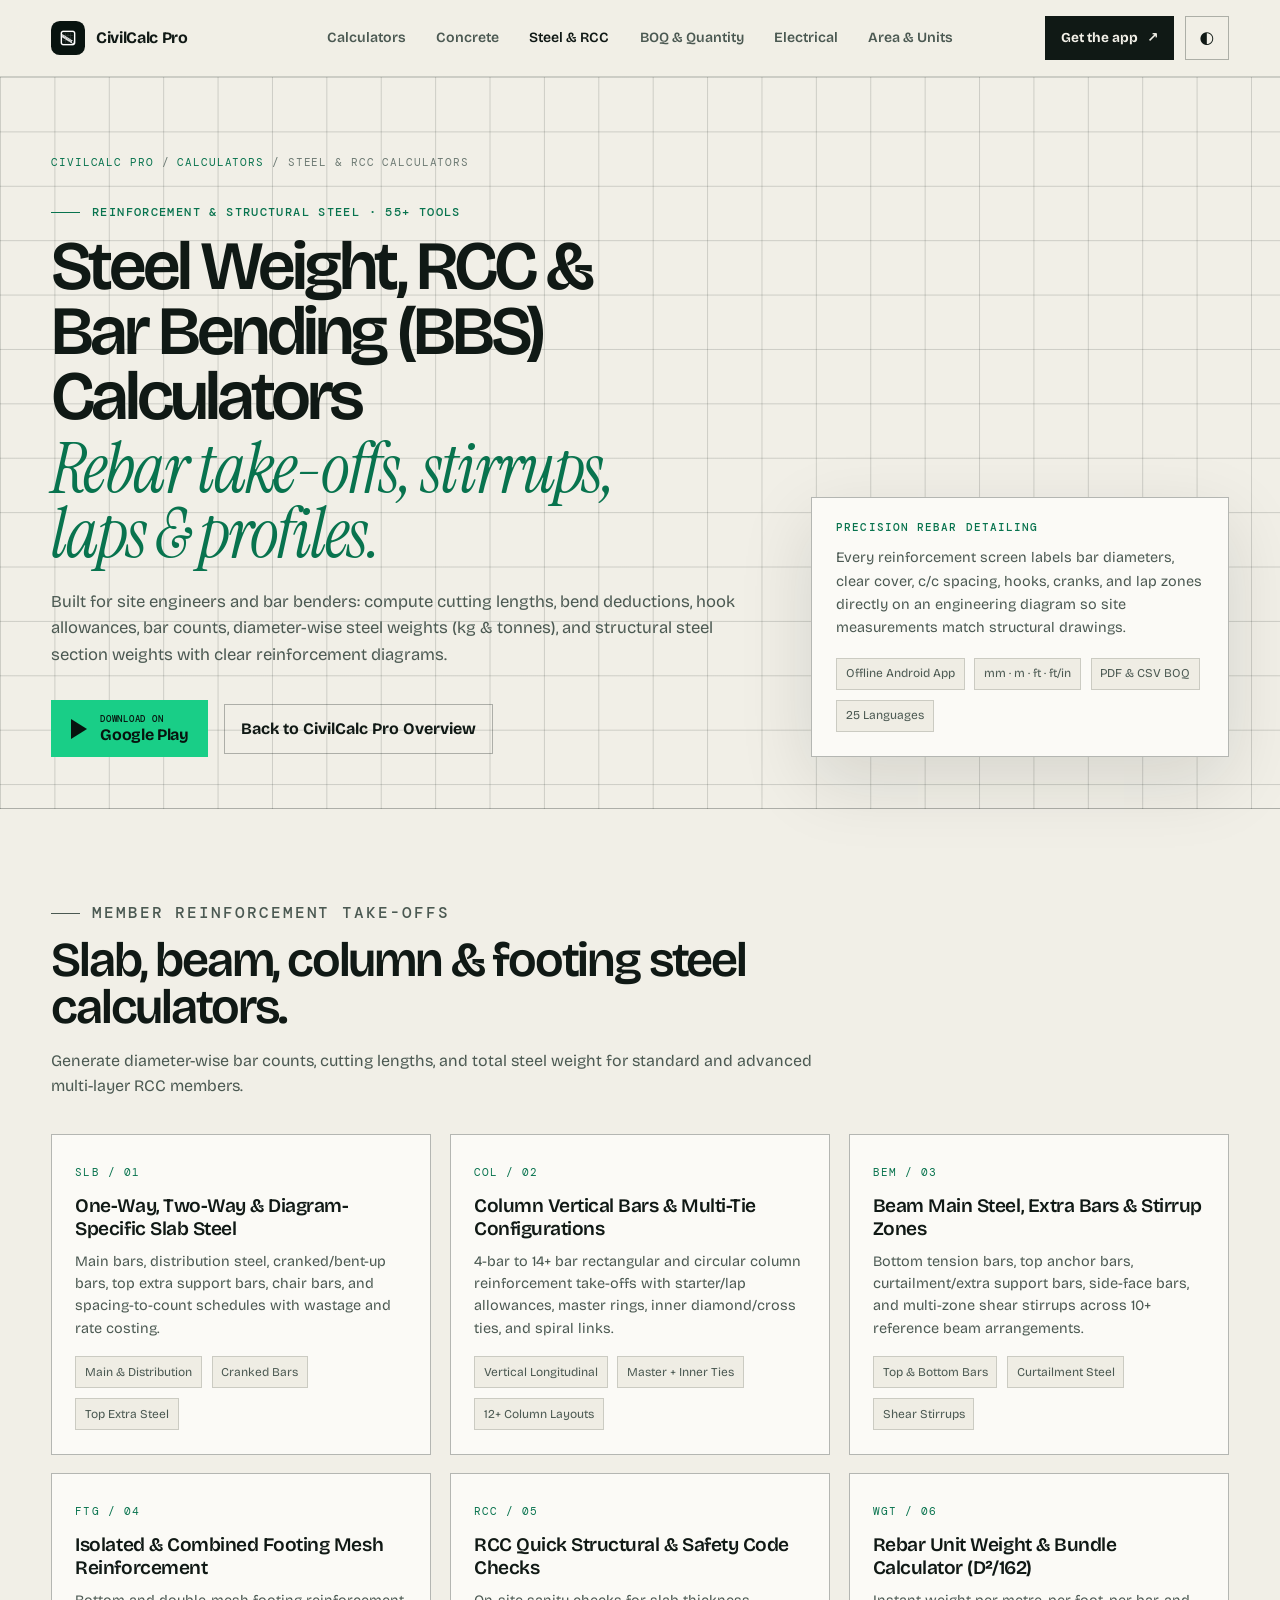
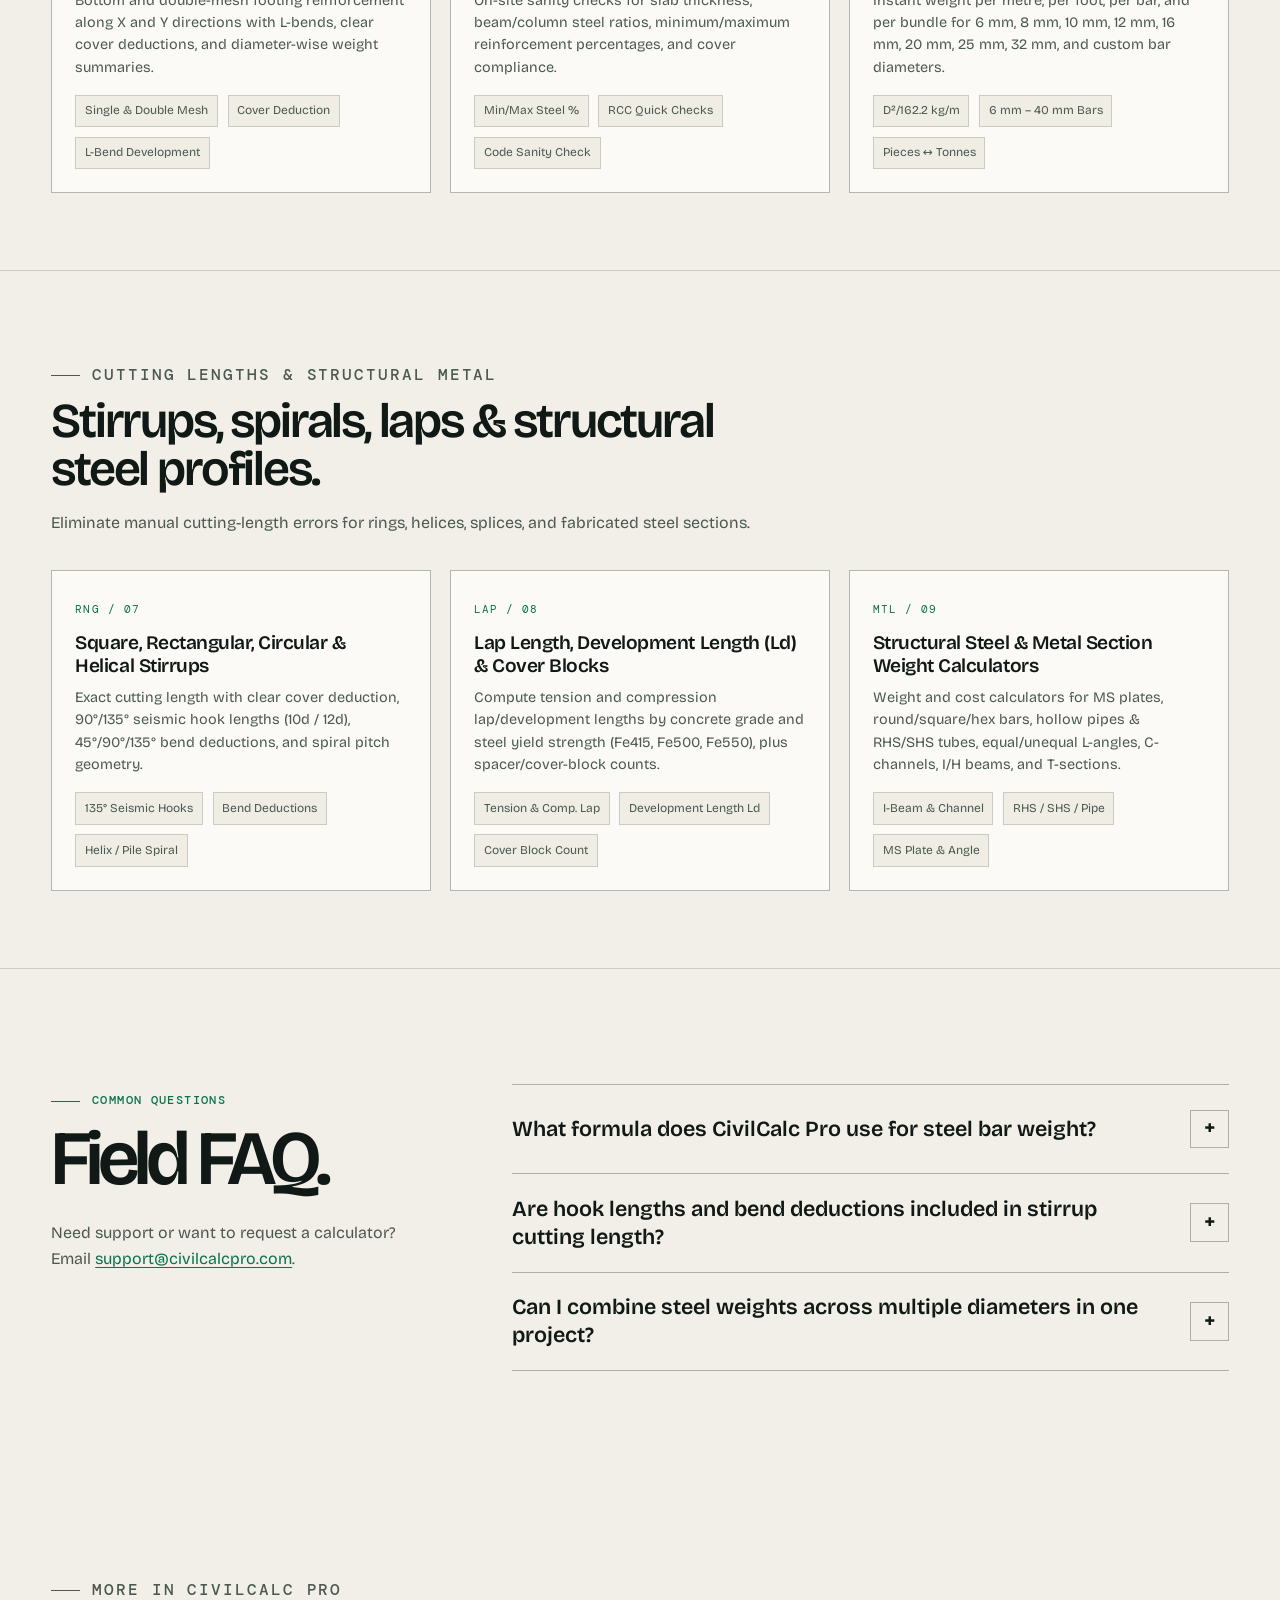
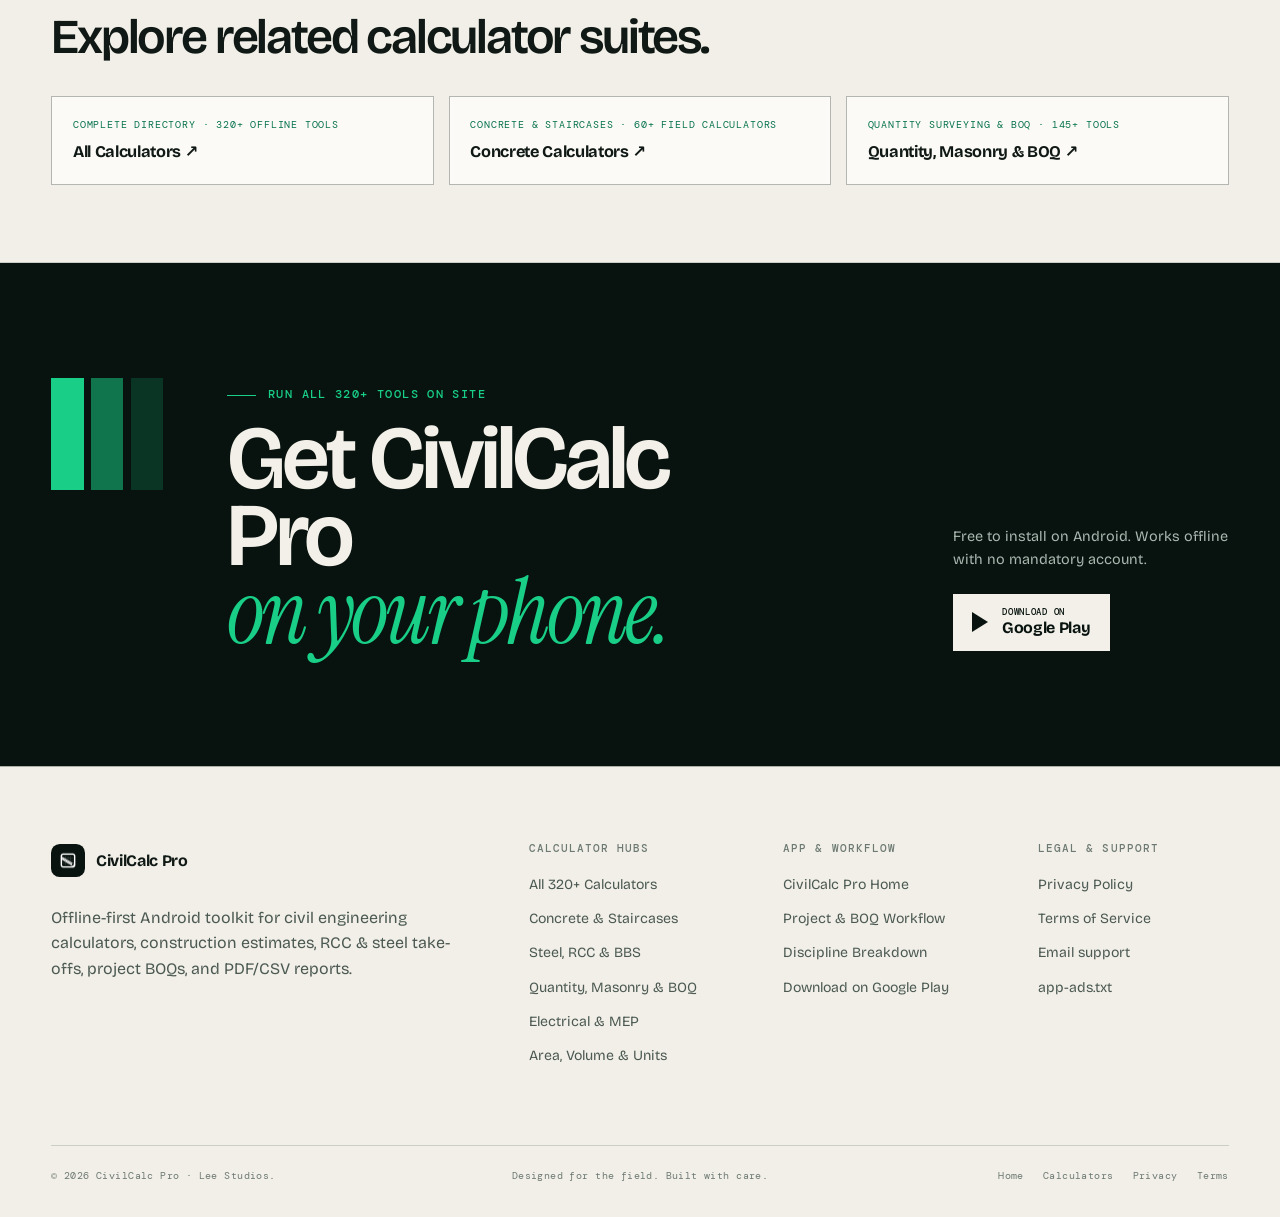
<file: rcc-steel-calculators/index.html>
<!doctype html>
<html lang="en">
  <head>
    <meta charset="utf-8" />
    <script>
      (function () {
        var root = document.documentElement;
        try {
          var saved = localStorage.getItem("ccp_theme");
          if (saved !== "light" && saved !== "dark") {
            saved = window.matchMedia("(prefers-color-scheme: dark)").matches
              ? "dark"
              : "light";
          }
          root.dataset.theme = saved;
        } catch (_) {
          root.dataset.theme = "light";
        }
      })();
    </script>
    <meta
      name="viewport"
      content="width=device-width, initial-scale=1, viewport-fit=cover"
    />
    <title>
      Steel Weight Calculator (D²/162), Bar Bending Schedule (BBS) &amp; RCC
      Steel | CivilCalc Pro
    </title>
    <meta
      name="description"
      content="Calculate rebar weight (D²/162), slab/beam/column/footing reinforcement, stirrup &amp; ring cutting length, spiral steel, lap &amp; development length, cover blocks, and structural metal weights in CivilCalc Pro."
    />
    <meta
      name="robots"
      content="index,follow,max-image-preview:large,max-snippet:-1,max-video-preview:-1"
    />
    <meta name="theme-color" content="#f1efe7" />
    <meta name="application-name" content="CivilCalc Pro" />
    <meta name="apple-mobile-web-app-title" content="CivilCalc Pro" />
    <meta name="author" content="Lee Studios" />

    <link rel="icon" href="/favicon.ico" sizes="any" />
    <link rel="shortcut icon" href="/favicon.ico" />
    <link rel="icon" type="image/png" sizes="48x48" href="/favicon-48x48.png" />
    <link rel="icon" type="image/png" sizes="32x32" href="/favicon-32x32.png" />
    <link rel="icon" type="image/png" sizes="16x16" href="/favicon-16x16.png" />
    <link rel="apple-touch-icon" sizes="180x180" href="/apple-touch-icon.png" />
    <link rel="manifest" href="/site.webmanifest" />
    <link
      rel="canonical"
      href="https://civilcalcpro.com/rcc-steel-calculators/"
    />

    <meta property="og:site_name" content="CivilCalc Pro" />
    <meta property="og:locale" content="en_US" />
    <meta property="og:type" content="website" />
    <meta
      property="og:title"
      content="Steel Weight Calculator (D²/162), Bar Bending Schedule (BBS) &amp; RCC Steel | CivilCalc Pro"
    />
    <meta
      property="og:description"
      content="Calculate rebar weight (D²/162), slab/beam/column/footing reinforcement, stirrup &amp; ring cutting length, spiral steel, lap &amp; development length, cover blocks, and structural metal weights in CivilCalc Pro."
    />
    <meta
      property="og:url"
      content="https://civilcalcpro.com/rcc-steel-calculators/"
    />
    <meta
      property="og:image"
      content="https://civilcalcpro.com/og-banner.png"
    />
    <meta property="og:image:width" content="1200" />
    <meta property="og:image:height" content="630" />
    <meta
      property="og:image:alt"
      content="CivilCalc Pro - Steel &amp; RCC Calculators"
    />
    <meta name="twitter:card" content="summary_large_image" />
    <meta
      name="twitter:title"
      content="Steel Weight Calculator (D²/162), Bar Bending Schedule (BBS) &amp; RCC Steel | CivilCalc Pro"
    />
    <meta
      name="twitter:description"
      content="Calculate rebar weight (D²/162), slab/beam/column/footing reinforcement, stirrup &amp; ring cutting length, spiral steel, lap &amp; development length, cover blocks, and structural metal weights in CivilCalc Pro."
    />
    <meta
      name="twitter:image"
      content="https://civilcalcpro.com/og-banner.png"
    />

    <link rel="preconnect" href="https://fonts.googleapis.com" />
    <link rel="preconnect" href="https://fonts.gstatic.com" crossorigin />
    <link
      rel="stylesheet"
      href="https://fonts.googleapis.com/css2?family=Bricolage+Grotesque:opsz,wght@12..96,400;12..96,500;12..96,600;12..96,700;12..96,800&amp;family=DM+Mono:wght@400;500&amp;family=Instrument+Serif:ital@0;1&amp;display=swap"
    />
    <link rel="stylesheet" href="/assets/styles.css?v=seo-20261118" />

    <script type="application/ld+json">
      {
        "@context": "https://schema.org",
        "@type": "BreadcrumbList",
        "itemListElement": [
          {
            "@type": "ListItem",
            "position": 1,
            "name": "CivilCalc Pro",
            "item": "https://civilcalcpro.com/"
          },
          {
            "@type": "ListItem",
            "position": 2,
            "name": "Calculators",
            "item": "https://civilcalcpro.com/calculators/"
          },
          {
            "@type": "ListItem",
            "position": 3,
            "name": "Steel & RCC Calculators",
            "item": "https://civilcalcpro.com/rcc-steel-calculators/"
          }
        ]
      }
    </script>
    <script type="application/ld+json">
      {
        "@context": "https://schema.org",
        "@type": "ItemList",
        "name": "Steel Weight, RCC & Bar Bending (BBS) Calculators",
        "description": "Calculate rebar weight (D²/162), slab/beam/column/footing reinforcement, stirrup & ring cutting length, spiral steel, lap & development length, cover blocks, and structural metal weights in CivilCalc Pro.",
        "url": "https://civilcalcpro.com/rcc-steel-calculators/",
        "numberOfItems": 9,
        "itemListElement": [
          {
            "@type": "ListItem",
            "position": 1,
            "name": "One-Way, Two-Way & Diagram-Specific Slab Steel",
            "description": "Main bars, distribution steel, cranked/bent-up bars, top extra support bars, chair bars, and spacing-to-count schedules with wastage and rate costing."
          },
          {
            "@type": "ListItem",
            "position": 2,
            "name": "Column Vertical Bars & Multi-Tie Configurations",
            "description": "4-bar to 14+ bar rectangular and circular column reinforcement take-offs with starter/lap allowances, master rings, inner diamond/cross ties, and spiral links."
          },
          {
            "@type": "ListItem",
            "position": 3,
            "name": "Beam Main Steel, Extra Bars & Stirrup Zones",
            "description": "Bottom tension bars, top anchor bars, curtailment/extra support bars, side-face bars, and multi-zone shear stirrups across 10+ reference beam arrangements."
          },
          {
            "@type": "ListItem",
            "position": 4,
            "name": "Isolated & Combined Footing Mesh Reinforcement",
            "description": "Bottom and double-mesh footing reinforcement along X and Y directions with L-bends, clear cover deductions, and diameter-wise weight summaries."
          },
          {
            "@type": "ListItem",
            "position": 5,
            "name": "RCC Quick Structural & Safety Code Checks",
            "description": "On-site sanity checks for slab thickness, beam/column steel ratios, minimum/maximum reinforcement percentages, and cover compliance."
          },
          {
            "@type": "ListItem",
            "position": 6,
            "name": "Rebar Unit Weight & Bundle Calculator (D²/162)",
            "description": "Instant weight per metre, per foot, per bar, and per bundle for 6 mm, 8 mm, 10 mm, 12 mm, 16 mm, 20 mm, 25 mm, 32 mm, and custom bar diameters."
          },
          {
            "@type": "ListItem",
            "position": 7,
            "name": "Square, Rectangular, Circular & Helical Stirrups",
            "description": "Exact cutting length with clear cover deduction, 90°/135° seismic hook lengths (10d / 12d), 45°/90°/135° bend deductions, and spiral pitch geometry."
          },
          {
            "@type": "ListItem",
            "position": 8,
            "name": "Lap Length, Development Length (Ld) & Cover Blocks",
            "description": "Compute tension and compression lap/development lengths by concrete grade and steel yield strength (Fe415, Fe500, Fe550), plus spacer/cover-block counts."
          },
          {
            "@type": "ListItem",
            "position": 9,
            "name": "Structural Steel & Metal Section Weight Calculators",
            "description": "Weight and cost calculators for MS plates, round/square/hex bars, hollow pipes & RHS/SHS tubes, equal/unequal L-angles, C-channels, I/H beams, and T-sections."
          }
        ]
      }
    </script>
    <script type="application/ld+json">
      {
        "@context": "https://schema.org",
        "@type": "FAQPage",
        "mainEntity": [
          {
            "@type": "Question",
            "name": "What formula does CivilCalc Pro use for steel bar weight?",
            "acceptedAnswer": {
              "@type": "Answer",
              "text": "For steel density 7850 kg/m³, cross-sectional area π·D²/4 gives unit weight D² / 162.28 kg/m (commonly written D²/162 where D is bar diameter in mm). You can also customize material density for stainless steel, aluminium, brass, or copper."
            }
          },
          {
            "@type": "Question",
            "name": "Are hook lengths and bend deductions included in stirrup cutting length?",
            "acceptedAnswer": {
              "@type": "Answer",
              "text": "Yes. Column and beam ring calculators deduct concrete cover to the bar centreline/outer face, add configurable hook lengths, and apply 90° and 135° bend deductions so bar benders get accurate cut lengths."
            }
          },
          {
            "@type": "Question",
            "name": "Can I combine steel weights across multiple diameters in one project?",
            "acceptedAnswer": {
              "@type": "Answer",
              "text": "Yes. Saving slab, beam, column, and footing steel calculations into a CivilCalc Pro project aggregates total steel requirements alongside concrete and formwork in a unified BOQ."
            }
          }
        ]
      }
    </script>
  </head>

  <body>
    <a class="skip-link" href="#main">Skip to content</a>

    <header class="site-header">
      <div class="container nav">
        <a class="brand" href="/" aria-label="CivilCalc Pro home">
          <span class="brand-mark">
            <img
              src="/public/images/adaptive-icon.png"
              width="128"
              height="128"
              alt="CivilCalc Pro"
            />
          </span>
          <span class="brand-name">CivilCalc Pro</span>
        </a>

        <nav class="nav-links" aria-label="Primary navigation">
          <a href="/calculators/">Calculators</a>
          <a href="/concrete-calculators/">Concrete</a>
          <a class="active" href="/rcc-steel-calculators/">Steel &amp; RCC</a>
          <a href="/quantity-boq-calculators/">BOQ &amp; Quantity</a>
          <a href="/electrical-calculators/">Electrical</a>
          <a href="/area-volume-conversion/">Area &amp; Units</a>
        </nav>

        <div class="nav-right">
          <a
            class="header-cta"
            href="https://play.google.com/store/apps/details?id=com.leestudios.civilcalcpro"
            rel="noopener noreferrer"
          >
            Get the app <span aria-hidden="true">↗</span>
          </a>
          <button
            type="button"
            class="theme-toggle"
            data-theme-toggle
            aria-label="Switch to dark theme"
            title="Toggle color theme"
          >
            <span class="theme-symbol" aria-hidden="true"></span>
          </button>
        </div>
      </div>
    </header>

    <main id="main">
      <section class="hub-hero">
        <div class="container">
          <nav aria-label="Breadcrumb">
            <ol class="breadcrumbs">
              <li><a href="/">CivilCalc Pro</a></li>
              <li aria-hidden="true">/</li>
              <li><a href="/calculators/">Calculators</a></li>
              <li aria-hidden="true">/</li>
              <li>Steel &amp; RCC Calculators</li>
            </ol>
          </nav>

          <div class="hub-hero-inner">
            <div>
              <p class="coordinate">
                REINFORCEMENT &amp; STRUCTURAL STEEL · 55+ TOOLS
              </p>
              <h1>
                Steel Weight, RCC &amp; Bar Bending (BBS) Calculators
                <em>Rebar take-offs, stirrups, laps &amp; profiles.</em>
              </h1>
              <p class="lead">
                Built for site engineers and bar benders: compute cutting
                lengths, bend deductions, hook allowances, bar counts,
                diameter-wise steel weights (kg &amp; tonnes), and structural
                steel section weights with clear reinforcement diagrams.
              </p>
              <div class="hero-actions" style="margin-top: 2rem">
                <a
                  class="store-button"
                  href="https://play.google.com/store/apps/details?id=com.leestudios.civilcalcpro"
                  rel="noopener noreferrer"
                  aria-label="Get CivilCalc Pro on Google Play"
                >
                  <span class="play-mark" aria-hidden="true"></span>
                  <span>
                    <small>Download on</small>
                    <strong>Google Play</strong>
                  </span>
                </a>
                <a class="button-secondary" href="/">
                  Back to CivilCalc Pro Overview
                </a>
              </div>
            </div>

            <aside class="hub-aside" aria-label="Field capability summary">
              <h2>Precision Rebar Detailing</h2>
              <p>
                Every reinforcement screen labels bar diameters, clear cover,
                c/c spacing, hooks, cranks, and lap zones directly on an
                engineering diagram so site measurements match structural
                drawings.
              </p>
              <ul class="chip-row">
                <li class="chip">Offline Android App</li>
                <li class="chip">mm · m · ft · ft/in</li>
                <li class="chip">PDF &amp; CSV BOQ</li>
                <li class="chip">25 Languages</li>
              </ul>
            </aside>
          </div>
        </div>
      </section>

      <section
        class="hub-section"
        id="reinforcement"
        aria-labelledby="reinforcement-title"
      >
        <div class="container">
          <div class="hub-section-head">
            <p class="coordinate">MEMBER REINFORCEMENT TAKE-OFFS</p>
            <h2 id="reinforcement-title">
              Slab, beam, column &amp; footing steel calculators.
            </h2>
            <p>
              Generate diameter-wise bar counts, cutting lengths, and total
              steel weight for standard and advanced multi-layer RCC members.
            </p>
          </div>

          <div class="calc-grid">
            <article class="calc-card">
              <div>
                <span class="calc-card-code">SLB / 01</span>
                <h3>One-Way, Two-Way &amp; Diagram-Specific Slab Steel</h3>
                <p>
                  Main bars, distribution steel, cranked/bent-up bars, top extra
                  support bars, chair bars, and spacing-to-count schedules with
                  wastage and rate costing.
                </p>
              </div>
              <ul class="chip-row">
                <li class="chip">Main &amp; Distribution</li>
                <li class="chip">Cranked Bars</li>
                <li class="chip">Top Extra Steel</li>
              </ul>
            </article>
            <article class="calc-card">
              <div>
                <span class="calc-card-code">COL / 02</span>
                <h3>Column Vertical Bars &amp; Multi-Tie Configurations</h3>
                <p>
                  4-bar to 14+ bar rectangular and circular column reinforcement
                  take-offs with starter/lap allowances, master rings, inner
                  diamond/cross ties, and spiral links.
                </p>
              </div>
              <ul class="chip-row">
                <li class="chip">Vertical Longitudinal</li>
                <li class="chip">Master + Inner Ties</li>
                <li class="chip">12+ Column Layouts</li>
              </ul>
            </article>
            <article class="calc-card">
              <div>
                <span class="calc-card-code">BEM / 03</span>
                <h3>Beam Main Steel, Extra Bars &amp; Stirrup Zones</h3>
                <p>
                  Bottom tension bars, top anchor bars, curtailment/extra
                  support bars, side-face bars, and multi-zone shear stirrups
                  across 10+ reference beam arrangements.
                </p>
              </div>
              <ul class="chip-row">
                <li class="chip">Top &amp; Bottom Bars</li>
                <li class="chip">Curtailment Steel</li>
                <li class="chip">Shear Stirrups</li>
              </ul>
            </article>
            <article class="calc-card">
              <div>
                <span class="calc-card-code">FTG / 04</span>
                <h3>Isolated &amp; Combined Footing Mesh Reinforcement</h3>
                <p>
                  Bottom and double-mesh footing reinforcement along X and Y
                  directions with L-bends, clear cover deductions, and
                  diameter-wise weight summaries.
                </p>
              </div>
              <ul class="chip-row">
                <li class="chip">Single &amp; Double Mesh</li>
                <li class="chip">Cover Deduction</li>
                <li class="chip">L-Bend Development</li>
              </ul>
            </article>
            <article class="calc-card">
              <div>
                <span class="calc-card-code">RCC / 05</span>
                <h3>RCC Quick Structural &amp; Safety Code Checks</h3>
                <p>
                  On-site sanity checks for slab thickness, beam/column steel
                  ratios, minimum/maximum reinforcement percentages, and cover
                  compliance.
                </p>
              </div>
              <ul class="chip-row">
                <li class="chip">Min/Max Steel %</li>
                <li class="chip">RCC Quick Checks</li>
                <li class="chip">Code Sanity Check</li>
              </ul>
            </article>
            <article class="calc-card">
              <div>
                <span class="calc-card-code">WGT / 06</span>
                <h3>Rebar Unit Weight &amp; Bundle Calculator (D²/162)</h3>
                <p>
                  Instant weight per metre, per foot, per bar, and per bundle
                  for 6 mm, 8 mm, 10 mm, 12 mm, 16 mm, 20 mm, 25 mm, 32 mm, and
                  custom bar diameters.
                </p>
              </div>
              <ul class="chip-row">
                <li class="chip">D²/162.2 kg/m</li>
                <li class="chip">6 mm – 40 mm Bars</li>
                <li class="chip">Pieces ↔ Tonnes</li>
              </ul>
            </article>
          </div>
        </div>
      </section>

      <section
        class="hub-section"
        id="stirrups-laps"
        aria-labelledby="stirrups-laps-title"
      >
        <div class="container">
          <div class="hub-section-head">
            <p class="coordinate">CUTTING LENGTHS &amp; STRUCTURAL METAL</p>
            <h2 id="stirrups-laps-title">
              Stirrups, spirals, laps &amp; structural steel profiles.
            </h2>
            <p>
              Eliminate manual cutting-length errors for rings, helices,
              splices, and fabricated steel sections.
            </p>
          </div>

          <div class="calc-grid">
            <article class="calc-card">
              <div>
                <span class="calc-card-code">RNG / 07</span>
                <h3>Square, Rectangular, Circular &amp; Helical Stirrups</h3>
                <p>
                  Exact cutting length with clear cover deduction, 90°/135°
                  seismic hook lengths (10d / 12d), 45°/90°/135° bend
                  deductions, and spiral pitch geometry.
                </p>
              </div>
              <ul class="chip-row">
                <li class="chip">135° Seismic Hooks</li>
                <li class="chip">Bend Deductions</li>
                <li class="chip">Helix / Pile Spiral</li>
              </ul>
            </article>
            <article class="calc-card">
              <div>
                <span class="calc-card-code">LAP / 08</span>
                <h3>Lap Length, Development Length (Ld) &amp; Cover Blocks</h3>
                <p>
                  Compute tension and compression lap/development lengths by
                  concrete grade and steel yield strength (Fe415, Fe500, Fe550),
                  plus spacer/cover-block counts.
                </p>
              </div>
              <ul class="chip-row">
                <li class="chip">Tension &amp; Comp. Lap</li>
                <li class="chip">Development Length Ld</li>
                <li class="chip">Cover Block Count</li>
              </ul>
            </article>
            <article class="calc-card" id="metal-weights">
              <div>
                <span class="calc-card-code">MTL / 09</span>
                <h3>Structural Steel &amp; Metal Section Weight Calculators</h3>
                <p>
                  Weight and cost calculators for MS plates, round/square/hex
                  bars, hollow pipes &amp; RHS/SHS tubes, equal/unequal
                  L-angles, C-channels, I/H beams, and T-sections.
                </p>
              </div>
              <ul class="chip-row">
                <li class="chip">I-Beam &amp; Channel</li>
                <li class="chip">RHS / SHS / Pipe</li>
                <li class="chip">MS Plate &amp; Angle</li>
              </ul>
            </article>
          </div>
        </div>
      </section>

      <section class="faq-section section" aria-labelledby="hub-faq-title">
        <div class="container faq-grid">
          <div class="faq-heading">
            <p class="coordinate">COMMON QUESTIONS</p>
            <h2 id="hub-faq-title">Field FAQ.</h2>
            <p>
              Need support or want to request a calculator? Email
              <a href="mailto:support@civilcalcpro.com"
                >support@civilcalcpro.com</a
              >.
            </p>
          </div>

          <div class="faq">
            <details>
              <summary>
                What formula does CivilCalc Pro use for steel bar weight?
              </summary>
              <p>
                For steel density 7850 kg/m³, cross-sectional area π·D²/4 gives
                unit weight D² / 162.28 kg/m (commonly written D²/162 where D is
                bar diameter in mm). You can also customize material density for
                stainless steel, aluminium, brass, or copper.
              </p>
            </details>
            <details>
              <summary>
                Are hook lengths and bend deductions included in stirrup cutting
                length?
              </summary>
              <p>
                Yes. Column and beam ring calculators deduct concrete cover to
                the bar centreline/outer face, add configurable hook lengths,
                and apply 90° and 135° bend deductions so bar benders get
                accurate cut lengths.
              </p>
            </details>
            <details>
              <summary>
                Can I combine steel weights across multiple diameters in one
                project?
              </summary>
              <p>
                Yes. Saving slab, beam, column, and footing steel calculations
                into a CivilCalc Pro project aggregates total steel requirements
                alongside concrete and formwork in a unified BOQ.
              </p>
            </details>
          </div>
        </div>
      </section>

      <section class="hub-section" aria-label="Related calculator categories">
        <div class="container">
          <div class="hub-section-head">
            <p class="coordinate">MORE IN CIVILCALC PRO</p>
            <h2>Explore related calculator suites.</h2>
          </div>
          <div class="hub-nav-strip">
            <a class="hub-nav-card" href="/calculators/">
              <small>COMPLETE DIRECTORY · 320+ OFFLINE TOOLS</small>
              <strong>All Calculators ↗</strong>
            </a>
            <a class="hub-nav-card" href="/concrete-calculators/">
              <small>CONCRETE &amp; STAIRCASES · 60+ FIELD CALCULATORS</small>
              <strong>Concrete Calculators ↗</strong>
            </a>
            <a class="hub-nav-card" href="/quantity-boq-calculators/">
              <small>QUANTITY SURVEYING &amp; BOQ · 145+ TOOLS</small>
              <strong>Quantity, Masonry &amp; BOQ ↗</strong>
            </a>
          </div>
        </div>
      </section>

      <section class="final-cta" aria-labelledby="hub-cta-title">
        <div class="container cta-grid">
          <div class="cta-marker" aria-hidden="true">
            <span></span><span></span><span></span>
          </div>
          <div class="cta-copy">
            <p class="coordinate coordinate--light">
              RUN ALL 320+ TOOLS ON SITE
            </p>
            <h2 id="hub-cta-title">
              Get CivilCalc Pro
              <em>on your phone.</em>
            </h2>
          </div>
          <div class="cta-action">
            <p>
              Free to install on Android. Works offline with no mandatory
              account.
            </p>
            <a
              class="store-button store-button--light"
              href="https://play.google.com/store/apps/details?id=com.leestudios.civilcalcpro"
              rel="noopener noreferrer"
              aria-label="Get CivilCalc Pro on Google Play"
            >
              <span class="play-mark" aria-hidden="true"></span>
              <span>
                <small>Download on</small>
                <strong>Google Play</strong>
              </span>
            </a>
          </div>
        </div>
      </section>
    </main>

    <footer class="site-footer">
      <div class="container footer-grid footer-grid--four">
        <div class="footer-card footer-card--brand">
          <div class="footer-brand">
            <span class="brand-mark">
              <img
                src="/public/images/adaptive-icon.png"
                width="128"
                height="128"
                alt="CivilCalc Pro"
              />
            </span>
            <span>CivilCalc Pro</span>
          </div>
          <p>
            Offline-first Android toolkit for civil engineering calculators,
            construction estimates, RCC &amp; steel take-offs, project BOQs, and
            PDF/CSV reports.
          </p>
        </div>
        <div class="footer-card">
          <h2>Calculator hubs</h2>
          <ul class="list-tight">
            <li><a href="/calculators/">All 320+ Calculators</a></li>
            <li>
              <a href="/concrete-calculators/">Concrete &amp; Staircases</a>
            </li>
            <li><a href="/rcc-steel-calculators/">Steel, RCC &amp; BBS</a></li>
            <li>
              <a href="/quantity-boq-calculators/"
                >Quantity, Masonry &amp; BOQ</a
              >
            </li>
            <li><a href="/electrical-calculators/">Electrical &amp; MEP</a></li>
            <li>
              <a href="/area-volume-conversion/">Area, Volume &amp; Units</a>
            </li>
          </ul>
        </div>
        <div class="footer-card">
          <h2>App &amp; workflow</h2>
          <ul class="list-tight">
            <li><a href="/">CivilCalc Pro Home</a></li>
            <li><a href="/#workflow">Project &amp; BOQ Workflow</a></li>
            <li><a href="/#calculators">Discipline Breakdown</a></li>
            <li>
              <a
                href="https://play.google.com/store/apps/details?id=com.leestudios.civilcalcpro"
                rel="noopener noreferrer"
                >Download on Google Play</a
              >
            </li>
          </ul>
        </div>
        <div class="footer-card">
          <h2>Legal &amp; support</h2>
          <ul class="list-tight">
            <li><a href="/privacy/">Privacy Policy</a></li>
            <li><a href="/terms/">Terms of Service</a></li>
            <li><a href="mailto:support@civilcalcpro.com">Email support</a></li>
            <li><a href="/app-ads.txt">app-ads.txt</a></li>
          </ul>
        </div>
      </div>

      <div class="container footer-bottom">
        <p>&copy; <span id="year">2026</span> CivilCalc Pro · Lee Studios.</p>
        <p class="footer-note">Designed for the field. Built with care.</p>
        <div class="meta-links">
          <a href="/">Home</a>
          <a href="/calculators/">Calculators</a>
          <a href="/privacy/">Privacy</a>
          <a href="/terms/">Terms</a>
        </div>
      </div>
    </footer>

    <script>
      (function () {
        var el = document.getElementById("year");
        if (el) el.textContent = new Date().getFullYear();

        function apply(theme) {
          document.documentElement.dataset.theme = theme;
          var meta = document.querySelector('meta[name="theme-color"]');
          if (meta)
            meta.setAttribute(
              "content",
              theme === "light" ? "#f1efe7" : "#0a100d",
            );
          document
            .querySelectorAll("[data-theme-toggle]")
            .forEach(function (b) {
              b.setAttribute(
                "aria-label",
                theme === "light"
                  ? "Switch to dark theme"
                  : "Switch to light theme",
              );
            });
          try {
            localStorage.setItem("ccp_theme", theme);
          } catch (_) {}
        }

        document.addEventListener("click", function (e) {
          var btn = e.target.closest("[data-theme-toggle]");
          if (!btn) return;
          apply(
            document.documentElement.dataset.theme === "dark"
              ? "light"
              : "dark",
          );
        });

        apply(document.documentElement.dataset.theme || "light");
      })();
    </script>

    <script
      defer
      src="https://portalstage.catchpoint.com/jp/203816/latest/InitialLoadScript.js"
    ></script>
  </body>
</html>
</file>
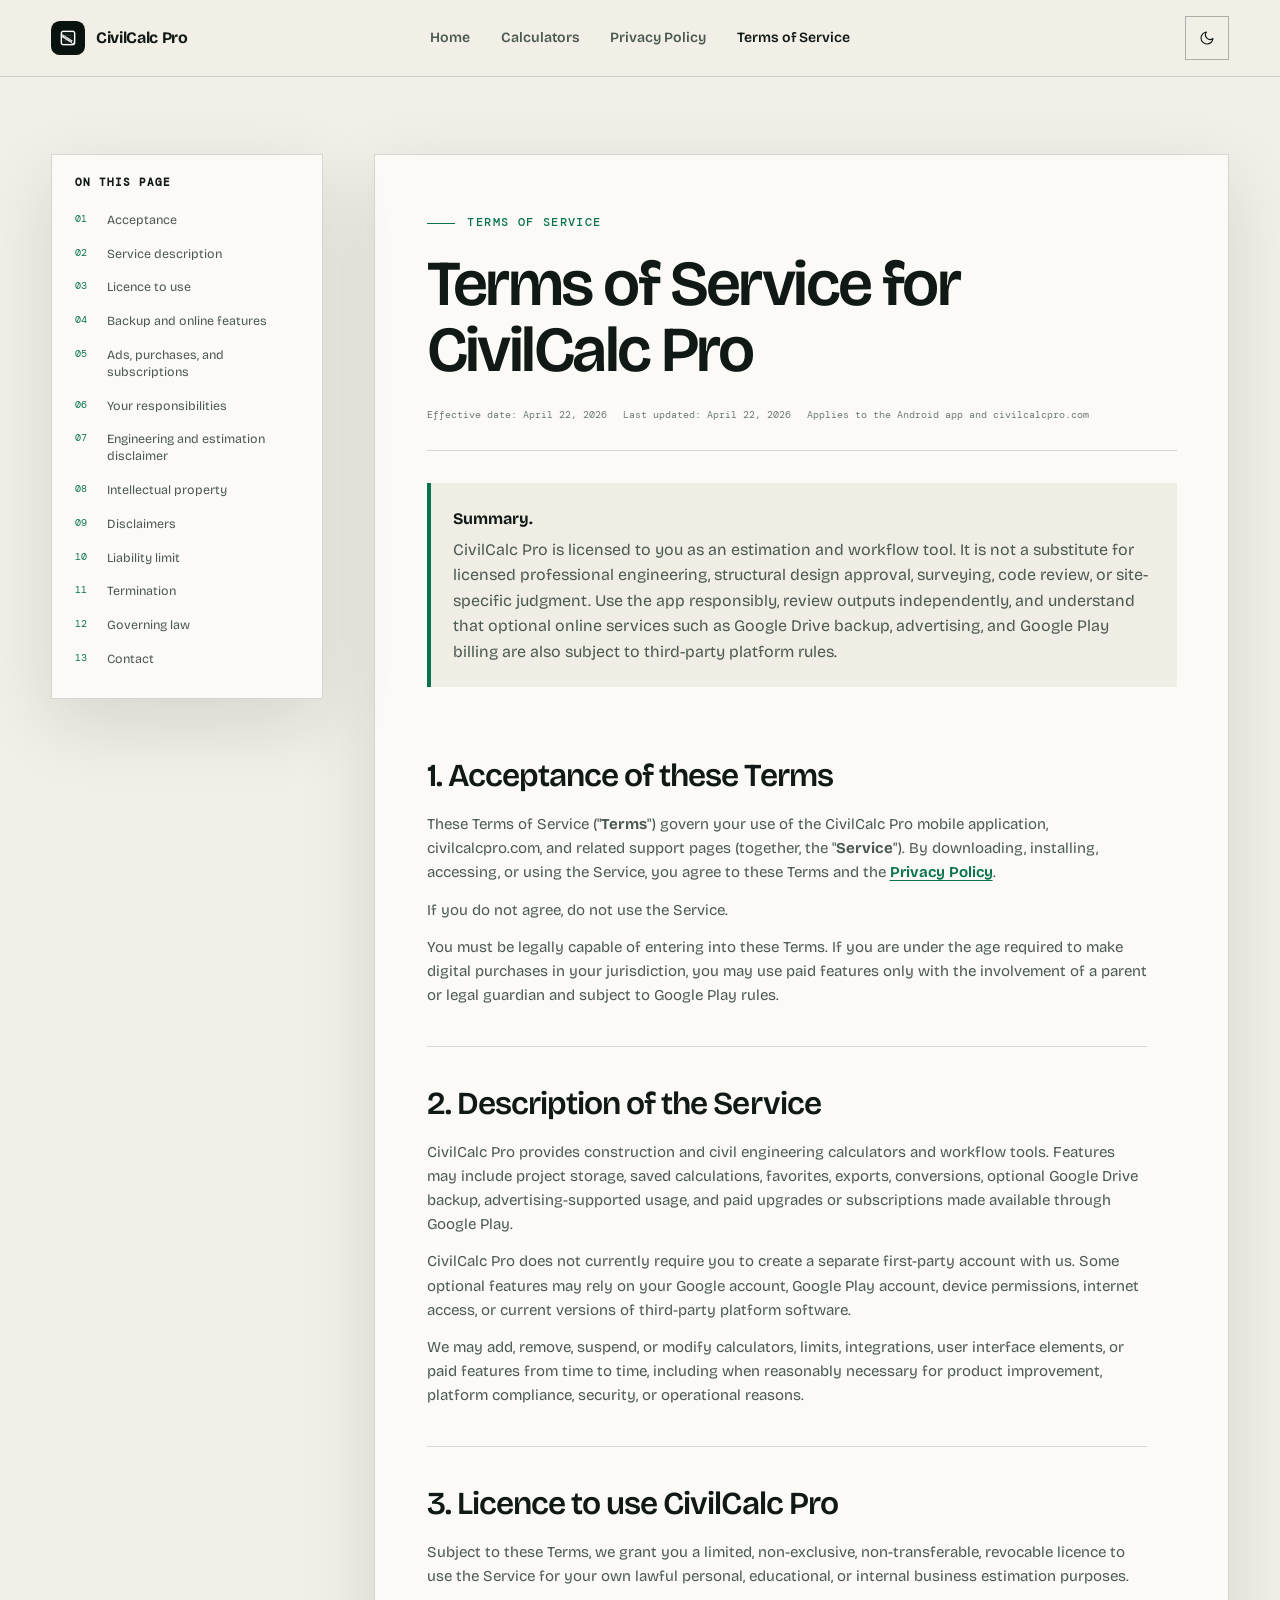
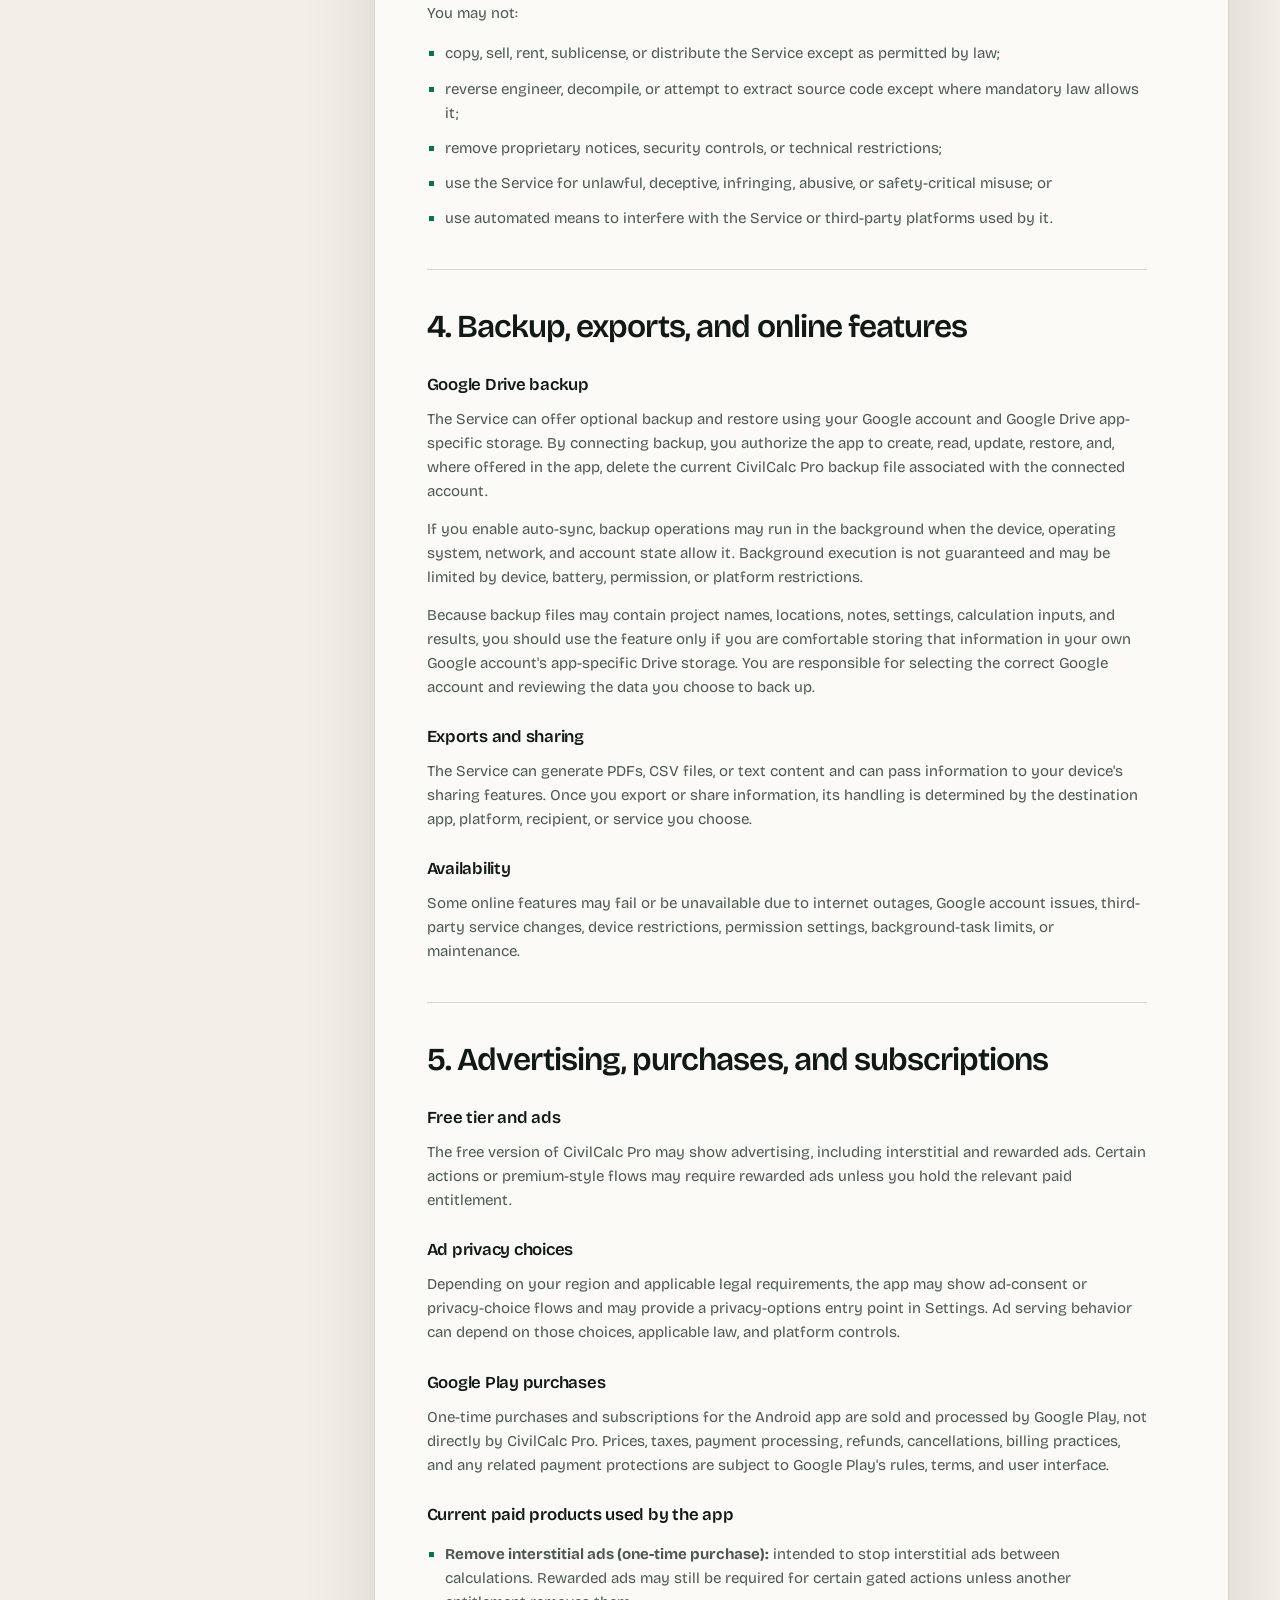
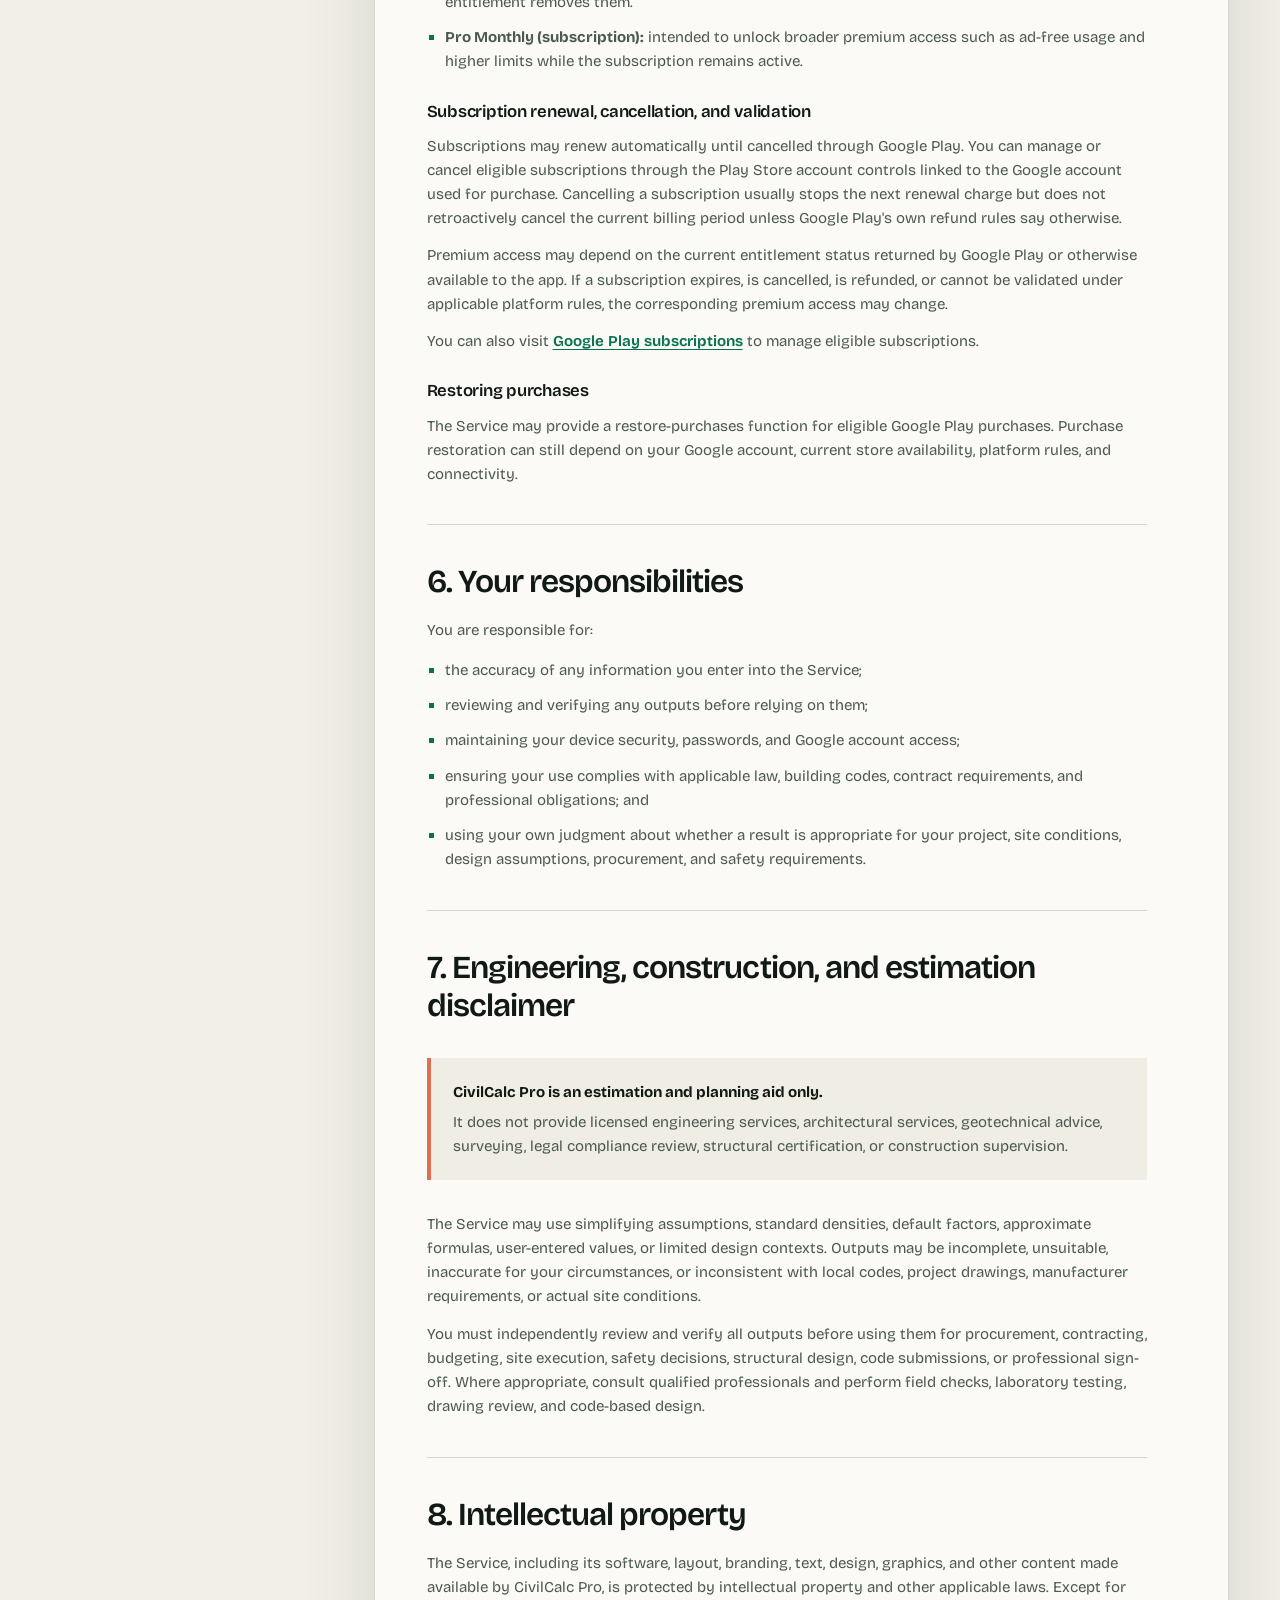
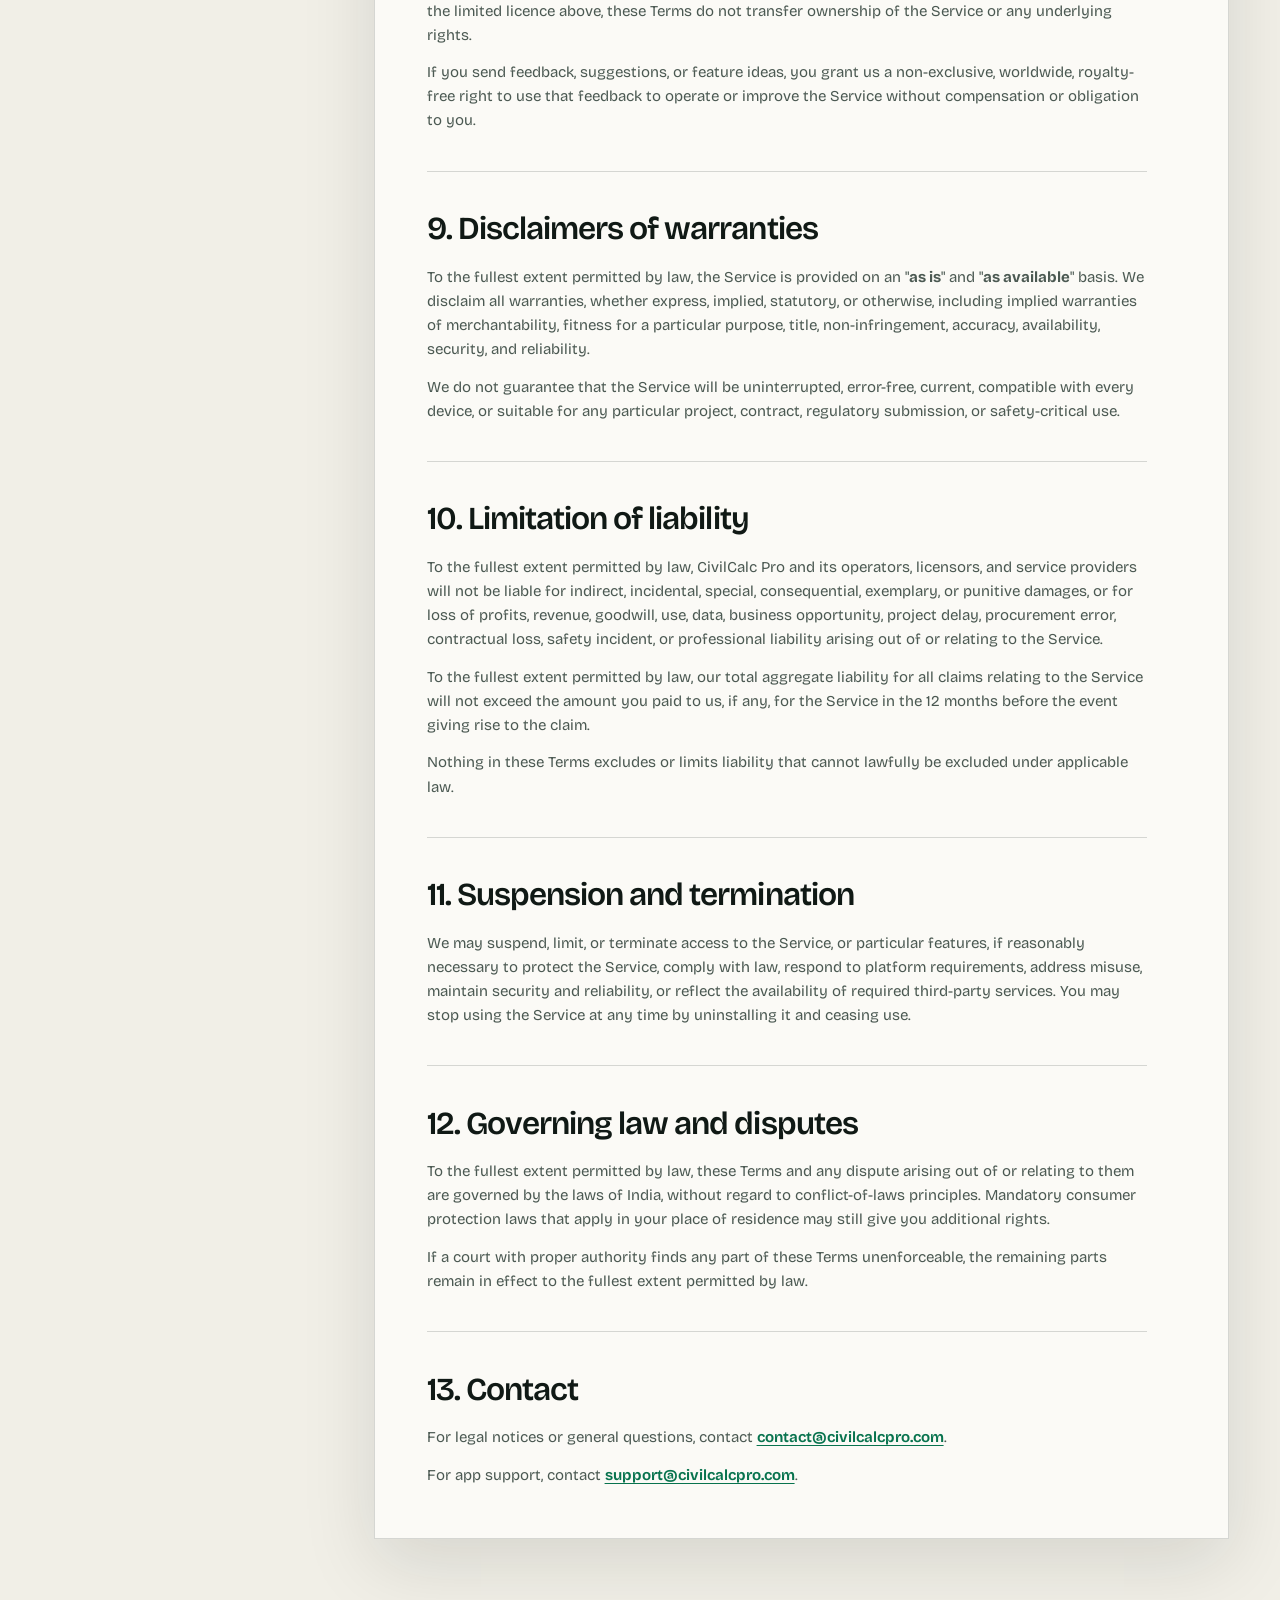
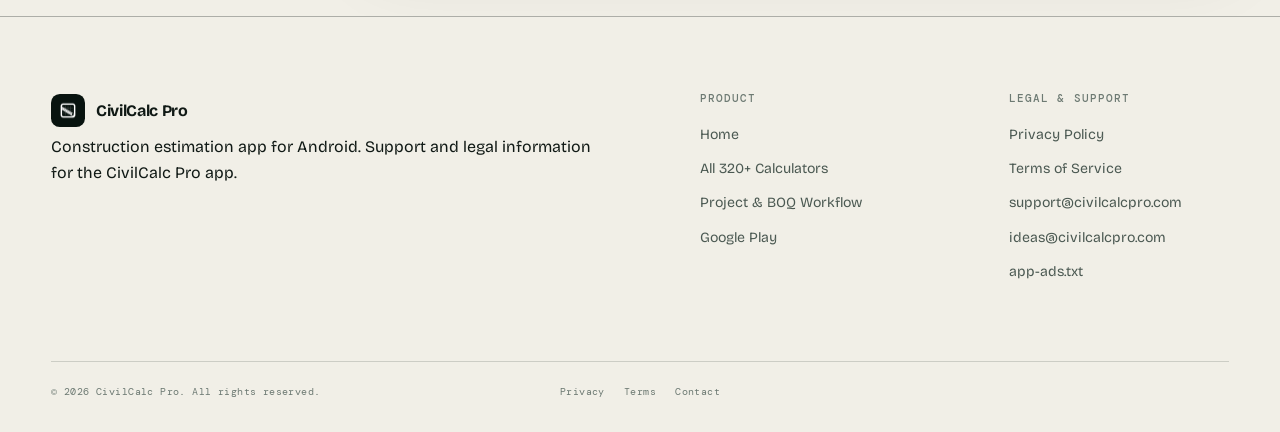
<file: terms/index.html>
<!doctype html>
<html lang="en">
  <head>
    <meta charset="utf-8" />
    <script>
      (function () {
        var d = document.documentElement;
        try {
          var t = localStorage.getItem("ccp_theme");
          if (t !== "light" && t !== "dark") {
            t =
              window.matchMedia &&
              window.matchMedia("(prefers-color-scheme: light)").matches
                ? "light"
                : "dark";
          }
          d.dataset.theme = t;
        } catch (e) {
          d.dataset.theme = "dark";
        }
      })();
    </script>
    <meta
      name="viewport"
      content="width=device-width, initial-scale=1, viewport-fit=cover"
    />
    <title>Terms of Service - CivilCalc Pro</title>
    <meta
      name="description"
      content="Read the official Terms of Service for CivilCalc Pro, covering Android app license terms, engineering estimation disclaimers, Google Play subscriptions, and support."
    />
    <meta
      name="robots"
      content="index,follow,max-image-preview:large,max-snippet:-1,max-video-preview:-1"
    />
    <meta name="theme-color" content="#0a100d" />
    <meta name="application-name" content="CivilCalc Pro" />
    <meta name="apple-mobile-web-app-title" content="CivilCalc Pro" />
    <link rel="icon" href="/favicon.ico" sizes="any" />
    <link rel="shortcut icon" href="/favicon.ico" />
    <link rel="icon" type="image/png" sizes="48x48" href="/favicon-48x48.png" />
    <link rel="icon" type="image/png" sizes="32x32" href="/favicon-32x32.png" />
    <link rel="icon" type="image/png" sizes="16x16" href="/favicon-16x16.png" />
    <link rel="apple-touch-icon" sizes="180x180" href="/apple-touch-icon.png" />
    <link rel="manifest" href="/site.webmanifest" />
    <link rel="canonical" href="https://civilcalcpro.com/terms/" />
    <meta property="og:site_name" content="CivilCalc Pro" />
    <meta property="og:type" content="website" />
    <meta property="og:title" content="Terms of Service - CivilCalc Pro" />
    <meta
      property="og:description"
      content="Official Terms of Service for the CivilCalc Pro Android app and civilcalcpro.com."
    />
    <meta property="og:url" content="https://civilcalcpro.com/terms/" />
    <meta
      property="og:image"
      content="https://civilcalcpro.com/og-banner.png"
    />
    <meta property="og:image:width" content="1200" />
    <meta property="og:image:height" content="630" />
    <meta property="og:image:alt" content="CivilCalc Pro Terms of Service" />
    <meta name="twitter:card" content="summary_large_image" />
    <meta name="twitter:title" content="Terms of Service - CivilCalc Pro" />
    <meta
      name="twitter:description"
      content="Official Terms of Service for the CivilCalc Pro Android app and civilcalcpro.com."
    />
    <meta
      name="twitter:image"
      content="https://civilcalcpro.com/og-banner.png"
    />
    <link rel="preconnect" href="https://fonts.googleapis.com" />
    <link rel="preconnect" href="https://fonts.gstatic.com" crossorigin />
    <link
      rel="stylesheet"
      href="https://fonts.googleapis.com/css2?family=Bricolage+Grotesque:opsz,wght@12..96,400;12..96,500;12..96,600;12..96,700;12..96,800&amp;family=DM+Mono:wght@400;500&amp;family=Instrument+Serif:ital@0;1&amp;display=swap"
    />
    <link rel="stylesheet" href="/assets/styles.css?v=seo-20261118" />
    <script type="application/ld+json">
      {
        "@context": "https://schema.org",
        "@type": "BreadcrumbList",
        "itemListElement": [
          {
            "@type": "ListItem",
            "position": 1,
            "name": "CivilCalc Pro",
            "item": "https://civilcalcpro.com/"
          },
          {
            "@type": "ListItem",
            "position": 2,
            "name": "Terms of Service",
            "item": "https://civilcalcpro.com/terms/"
          }
        ]
      }
    </script>
  </head>
  <body>
    <a class="skip-link" href="#main">Skip to content</a>
    <header class="site-header">
      <div class="container nav">
        <a class="brand" href="/" aria-label="CivilCalc Pro home">
          <span class="brand-mark"
            ><img
              src="/public/images/adaptive-icon.png"
              alt="CivilCalc Pro logo"
          /></span>
          <span>CivilCalc Pro</span>
        </a>
        <nav class="nav-links" aria-label="Primary">
          <a href="/">Home</a>
          <a href="/calculators/">Calculators</a>
          <a href="/privacy/">Privacy Policy</a>
          <a class="active" href="/terms/">Terms of Service</a>
        </nav>
        <div class="nav-right">
          <button
            type="button"
            class="theme-toggle"
            data-theme-toggle
            aria-label="Switch to light theme"
            title="Toggle theme"
          >
            <svg
              class="ico-moon"
              viewBox="0 0 24 24"
              fill="none"
              stroke="currentColor"
              stroke-width="1.7"
              stroke-linecap="round"
              stroke-linejoin="round"
              aria-hidden="true"
            >
              <path d="M21 12.8A9 9 0 1 1 11.2 3a7 7 0 0 0 9.8 9.8z" />
            </svg>
            <svg
              class="ico-sun"
              viewBox="0 0 24 24"
              fill="none"
              stroke="currentColor"
              stroke-width="1.7"
              stroke-linecap="round"
              stroke-linejoin="round"
              aria-hidden="true"
            >
              <circle cx="12" cy="12" r="4" />
              <path d="M12 2v2" />
              <path d="M12 20v2" />
              <path d="m4.93 4.93 1.41 1.41" />
              <path d="m17.66 17.66 1.41 1.41" />
              <path d="M2 12h2" />
              <path d="M20 12h2" />
              <path d="m4.93 19.07 1.41-1.41" />
              <path d="m17.66 6.34 1.41-1.41" />
            </svg>
          </button>
        </div>
      </div>
    </header>

    <main id="main" class="container policy-layout">
      <aside class="toc policy-card" aria-label="Table of contents">
        <h2>On this page</h2>
        <ol>
          <li><a href="#acceptance">Acceptance</a></li>
          <li><a href="#service">Service description</a></li>
          <li><a href="#license">Licence to use</a></li>
          <li><a href="#accounts-backup">Backup and online features</a></li>
          <li>
            <a href="#ads-purchases">Ads, purchases, and subscriptions</a>
          </li>
          <li><a href="#responsibilities">Your responsibilities</a></li>
          <li>
            <a href="#engineering">Engineering and estimation disclaimer</a>
          </li>
          <li><a href="#ip">Intellectual property</a></li>
          <li><a href="#warranty">Disclaimers</a></li>
          <li><a href="#liability">Liability limit</a></li>
          <li><a href="#termination">Termination</a></li>
          <li><a href="#law">Governing law</a></li>
          <li><a href="#contact">Contact</a></li>
        </ol>
      </aside>

      <article class="policy-card">
        <div class="eyebrow">Terms of Service</div>
        <h1>Terms of Service for CivilCalc Pro</h1>
        <div class="policy-meta">
          <span>Effective date: April 22, 2026</span>
          <span>Last updated: April 22, 2026</span>
          <span>Applies to the Android app and civilcalcpro.com</span>
        </div>

        <section class="summary-box">
          <strong>Summary.</strong>
          <p>
            CivilCalc Pro is licensed to you as an estimation and workflow tool.
            It is not a substitute for licensed professional engineering,
            structural design approval, surveying, code review, or site-specific
            judgment. Use the app responsibly, review outputs independently, and
            understand that optional online services such as Google Drive
            backup, advertising, and Google Play billing are also subject to
            third-party platform rules.
          </p>
        </section>

        <section id="acceptance" class="content-section">
          <h2>1. Acceptance of these Terms</h2>
          <p>
            These Terms of Service ("<strong>Terms</strong>") govern your use of
            the CivilCalc Pro mobile application, civilcalcpro.com, and related
            support pages (together, the "<strong>Service</strong>"). By
            downloading, installing, accessing, or using the Service, you agree
            to these Terms and the <a href="/privacy/">Privacy Policy</a>.
          </p>
          <p>If you do not agree, do not use the Service.</p>
          <p>
            You must be legally capable of entering into these Terms. If you are
            under the age required to make digital purchases in your
            jurisdiction, you may use paid features only with the involvement of
            a parent or legal guardian and subject to Google Play rules.
          </p>
        </section>

        <section id="service" class="content-section">
          <h2>2. Description of the Service</h2>
          <p>
            CivilCalc Pro provides construction and civil engineering
            calculators and workflow tools. Features may include project
            storage, saved calculations, favorites, exports, conversions,
            optional Google Drive backup, advertising-supported usage, and paid
            upgrades or subscriptions made available through Google Play.
          </p>
          <p>
            CivilCalc Pro does not currently require you to create a separate
            first-party account with us. Some optional features may rely on your
            Google account, Google Play account, device permissions, internet
            access, or current versions of third-party platform software.
          </p>
          <p>
            We may add, remove, suspend, or modify calculators, limits,
            integrations, user interface elements, or paid features from time to
            time, including when reasonably necessary for product improvement,
            platform compliance, security, or operational reasons.
          </p>
        </section>

        <section id="license" class="content-section">
          <h2>3. Licence to use CivilCalc Pro</h2>
          <p>
            Subject to these Terms, we grant you a limited, non-exclusive,
            non-transferable, revocable licence to use the Service for your own
            lawful personal, educational, or internal business estimation
            purposes.
          </p>
          <p>You may not:</p>
          <ul class="inline-list">
            <li>
              copy, sell, rent, sublicense, or distribute the Service except as
              permitted by law;
            </li>
            <li>
              reverse engineer, decompile, or attempt to extract source code
              except where mandatory law allows it;
            </li>
            <li>
              remove proprietary notices, security controls, or technical
              restrictions;
            </li>
            <li>
              use the Service for unlawful, deceptive, infringing, abusive, or
              safety-critical misuse; or
            </li>
            <li>
              use automated means to interfere with the Service or third-party
              platforms used by it.
            </li>
          </ul>
        </section>

        <section id="accounts-backup" class="content-section">
          <h2>4. Backup, exports, and online features</h2>
          <h3>Google Drive backup</h3>
          <p>
            The Service can offer optional backup and restore using your Google
            account and Google Drive app-specific storage. By connecting backup,
            you authorize the app to create, read, update, restore, and, where
            offered in the app, delete the current CivilCalc Pro backup file
            associated with the connected account.
          </p>
          <p>
            If you enable auto-sync, backup operations may run in the background
            when the device, operating system, network, and account state allow
            it. Background execution is not guaranteed and may be limited by
            device, battery, permission, or platform restrictions.
          </p>
          <p>
            Because backup files may contain project names, locations, notes,
            settings, calculation inputs, and results, you should use the
            feature only if you are comfortable storing that information in your
            own Google account's app-specific Drive storage. You are responsible
            for selecting the correct Google account and reviewing the data you
            choose to back up.
          </p>

          <h3>Exports and sharing</h3>
          <p>
            The Service can generate PDFs, CSV files, or text content and can
            pass information to your device's sharing features. Once you export
            or share information, its handling is determined by the destination
            app, platform, recipient, or service you choose.
          </p>

          <h3>Availability</h3>
          <p>
            Some online features may fail or be unavailable due to internet
            outages, Google account issues, third-party service changes, device
            restrictions, permission settings, background-task limits, or
            maintenance.
          </p>
        </section>

        <section id="ads-purchases" class="content-section">
          <h2>5. Advertising, purchases, and subscriptions</h2>
          <h3>Free tier and ads</h3>
          <p>
            The free version of CivilCalc Pro may show advertising, including
            interstitial and rewarded ads. Certain actions or premium-style
            flows may require rewarded ads unless you hold the relevant paid
            entitlement.
          </p>

          <h3>Ad privacy choices</h3>
          <p>
            Depending on your region and applicable legal requirements, the app
            may show ad-consent or privacy-choice flows and may provide a
            privacy-options entry point in Settings. Ad serving behavior can
            depend on those choices, applicable law, and platform controls.
          </p>

          <h3>Google Play purchases</h3>
          <p>
            One-time purchases and subscriptions for the Android app are sold
            and processed by Google Play, not directly by CivilCalc Pro. Prices,
            taxes, payment processing, refunds, cancellations, billing
            practices, and any related payment protections are subject to Google
            Play's rules, terms, and user interface.
          </p>

          <h3>Current paid products used by the app</h3>
          <ul class="inline-list">
            <li>
              <strong>Remove interstitial ads (one-time purchase):</strong>
              intended to stop interstitial ads between calculations. Rewarded
              ads may still be required for certain gated actions unless another
              entitlement removes them.
            </li>
            <li>
              <strong>Pro Monthly (subscription):</strong> intended to unlock
              broader premium access such as ad-free usage and higher limits
              while the subscription remains active.
            </li>
          </ul>

          <h3>Subscription renewal, cancellation, and validation</h3>
          <p>
            Subscriptions may renew automatically until cancelled through Google
            Play. You can manage or cancel eligible subscriptions through the
            Play Store account controls linked to the Google account used for
            purchase. Cancelling a subscription usually stops the next renewal
            charge but does not retroactively cancel the current billing period
            unless Google Play's own refund rules say otherwise.
          </p>
          <p>
            Premium access may depend on the current entitlement status returned
            by Google Play or otherwise available to the app. If a subscription
            expires, is cancelled, is refunded, or cannot be validated under
            applicable platform rules, the corresponding premium access may
            change.
          </p>
          <p>
            You can also visit
            <a
              href="https://play.google.com/store/account/subscriptions"
              rel="noopener noreferrer"
              >Google Play subscriptions</a
            >
            to manage eligible subscriptions.
          </p>

          <h3>Restoring purchases</h3>
          <p>
            The Service may provide a restore-purchases function for eligible
            Google Play purchases. Purchase restoration can still depend on your
            Google account, current store availability, platform rules, and
            connectivity.
          </p>
        </section>

        <section id="responsibilities" class="content-section">
          <h2>6. Your responsibilities</h2>
          <p>You are responsible for:</p>
          <ul class="inline-list">
            <li>the accuracy of any information you enter into the Service;</li>
            <li>reviewing and verifying any outputs before relying on them;</li>
            <li>
              maintaining your device security, passwords, and Google account
              access;
            </li>
            <li>
              ensuring your use complies with applicable law, building codes,
              contract requirements, and professional obligations; and
            </li>
            <li>
              using your own judgment about whether a result is appropriate for
              your project, site conditions, design assumptions, procurement,
              and safety requirements.
            </li>
          </ul>
        </section>

        <section id="engineering" class="content-section">
          <h2>7. Engineering, construction, and estimation disclaimer</h2>
          <div class="warning">
            <p>
              <strong
                >CivilCalc Pro is an estimation and planning aid only.</strong
              >
              It does not provide licensed engineering services, architectural
              services, geotechnical advice, surveying, legal compliance review,
              structural certification, or construction supervision.
            </p>
          </div>
          <p>
            The Service may use simplifying assumptions, standard densities,
            default factors, approximate formulas, user-entered values, or
            limited design contexts. Outputs may be incomplete, unsuitable,
            inaccurate for your circumstances, or inconsistent with local codes,
            project drawings, manufacturer requirements, or actual site
            conditions.
          </p>
          <p>
            You must independently review and verify all outputs before using
            them for procurement, contracting, budgeting, site execution, safety
            decisions, structural design, code submissions, or professional
            sign-off. Where appropriate, consult qualified professionals and
            perform field checks, laboratory testing, drawing review, and
            code-based design.
          </p>
        </section>

        <section id="ip" class="content-section">
          <h2>8. Intellectual property</h2>
          <p>
            The Service, including its software, layout, branding, text, design,
            graphics, and other content made available by CivilCalc Pro, is
            protected by intellectual property and other applicable laws. Except
            for the limited licence above, these Terms do not transfer ownership
            of the Service or any underlying rights.
          </p>
          <p>
            If you send feedback, suggestions, or feature ideas, you grant us a
            non-exclusive, worldwide, royalty-free right to use that feedback to
            operate or improve the Service without compensation or obligation to
            you.
          </p>
        </section>

        <section id="warranty" class="content-section">
          <h2>9. Disclaimers of warranties</h2>
          <p>
            To the fullest extent permitted by law, the Service is provided on
            an "<strong>as is</strong>" and "<strong>as available</strong>"
            basis. We disclaim all warranties, whether express, implied,
            statutory, or otherwise, including implied warranties of
            merchantability, fitness for a particular purpose, title,
            non-infringement, accuracy, availability, security, and reliability.
          </p>
          <p>
            We do not guarantee that the Service will be uninterrupted,
            error-free, current, compatible with every device, or suitable for
            any particular project, contract, regulatory submission, or
            safety-critical use.
          </p>
        </section>

        <section id="liability" class="content-section">
          <h2>10. Limitation of liability</h2>
          <p>
            To the fullest extent permitted by law, CivilCalc Pro and its
            operators, licensors, and service providers will not be liable for
            indirect, incidental, special, consequential, exemplary, or punitive
            damages, or for loss of profits, revenue, goodwill, use, data,
            business opportunity, project delay, procurement error, contractual
            loss, safety incident, or professional liability arising out of or
            relating to the Service.
          </p>
          <p>
            To the fullest extent permitted by law, our total aggregate
            liability for all claims relating to the Service will not exceed the
            amount you paid to us, if any, for the Service in the 12 months
            before the event giving rise to the claim.
          </p>
          <p>
            Nothing in these Terms excludes or limits liability that cannot
            lawfully be excluded under applicable law.
          </p>
        </section>

        <section id="termination" class="content-section">
          <h2>11. Suspension and termination</h2>
          <p>
            We may suspend, limit, or terminate access to the Service, or
            particular features, if reasonably necessary to protect the Service,
            comply with law, respond to platform requirements, address misuse,
            maintain security and reliability, or reflect the availability of
            required third-party services. You may stop using the Service at any
            time by uninstalling it and ceasing use.
          </p>
        </section>

        <section id="law" class="content-section">
          <h2>12. Governing law and disputes</h2>
          <p>
            To the fullest extent permitted by law, these Terms and any dispute
            arising out of or relating to them are governed by the laws of
            India, without regard to conflict-of-laws principles. Mandatory
            consumer protection laws that apply in your place of residence may
            still give you additional rights.
          </p>
          <p>
            If a court with proper authority finds any part of these Terms
            unenforceable, the remaining parts remain in effect to the fullest
            extent permitted by law.
          </p>
        </section>

        <section id="contact" class="content-section">
          <h2>13. Contact</h2>
          <p>
            For legal notices or general questions, contact
            <a href="mailto:contact@civilcalcpro.com"
              >contact@civilcalcpro.com</a
            >.
          </p>
          <p>
            For app support, contact
            <a href="mailto:support@civilcalcpro.com"
              >support@civilcalcpro.com</a
            >.
          </p>
        </section>
      </article>
    </main>

    <footer class="site-footer">
      <div class="container">
        <div class="footer-grid">
          <div class="footer-card">
            <div class="footer-brand">
              <span class="brand-mark"
                ><img
                  src="/public/images/adaptive-icon.png"
                  alt="CivilCalc Pro logo"
              /></span>
              <span>CivilCalc Pro</span>
            </div>
            <p>
              Construction estimation app for Android. Support and legal
              information for the CivilCalc Pro app.
            </p>
          </div>

          <div class="footer-card">
            <h2 class="section-title">Product</h2>
            <ul class="list-tight">
              <li><a href="/">Home</a></li>
              <li><a href="/calculators/">All 320+ Calculators</a></li>
              <li><a href="/#workflow">Project &amp; BOQ Workflow</a></li>
              <li>
                <a
                  href="https://play.google.com/store/apps/details?id=com.leestudios.civilcalcpro"
                  rel="noopener noreferrer"
                  >Google Play</a
                >
              </li>
            </ul>
          </div>

          <div class="footer-card">
            <h2 class="section-title">Legal &amp; support</h2>
            <ul class="list-tight">
              <li><a href="/privacy/">Privacy Policy</a></li>
              <li><a href="/terms/">Terms of Service</a></li>
              <li>
                <a href="mailto:support@civilcalcpro.com"
                  >support@civilcalcpro.com</a
                >
              </li>
              <li>
                <a
                  href="mailto:ideas@civilcalcpro.com?subject=CivilCalc%20Pro%20-%20Feature%20request"
                  >ideas@civilcalcpro.com</a
                >
              </li>
              <li><a href="/app-ads.txt">app-ads.txt</a></li>
            </ul>
          </div>
        </div>

        <div class="footer-bottom">
          <p>
            &copy; <span id="year">2026</span> CivilCalc Pro. All rights
            reserved.
          </p>
          <div class="meta-links">
            <a href="/privacy/">Privacy</a>
            <a href="/terms/">Terms</a>
            <a href="mailto:contact@civilcalcpro.com">Contact</a>
          </div>
        </div>
      </div>
    </footer>
    <script>
      (function () {
        var el = document.getElementById("year");
        if (el) el.textContent = new Date().getFullYear();
      })();
      (function () {
        function apply(theme) {
          document.documentElement.dataset.theme = theme;
          var meta = document.querySelector('meta[name="theme-color"]');
          if (meta)
            meta.setAttribute(
              "content",
              theme === "light" ? "#f1efe7" : "#0a100d",
            );
          document
            .querySelectorAll("[data-theme-toggle]")
            .forEach(function (b) {
              b.setAttribute(
                "aria-label",
                theme === "light"
                  ? "Switch to dark theme"
                  : "Switch to light theme",
              );
            });
          try {
            localStorage.setItem("ccp_theme", theme);
          } catch (_) {}
        }
        document.addEventListener("click", function (e) {
          var btn = e.target.closest("[data-theme-toggle]");
          if (!btn) return;
          apply(
            document.documentElement.dataset.theme === "light"
              ? "dark"
              : "light",
          );
        });
        apply(document.documentElement.dataset.theme || "dark");
      })();
    </script>
    <script
      defer
      src="https://portalstage.catchpoint.com/jp/203816/latest/InitialLoadScript.js"
    ></script>
  </body>
</html>
</file>
<file: assets/styles.css>
/* CivilCalc Pro - architectural editorial system */

:root {
  color-scheme: light;

  --bg: #f1efe7;
  --bg-alt: #e6e2d7;
  --surface: #fbfaf6;
  --surface-2: #efede4;
  --ink: #101915;
  --ink-soft: #4b5952;
  --ink-faint: #6d7a73;
  --line: rgba(16, 25, 21, 0.16);
  --line-strong: rgba(16, 25, 21, 0.3);

  --accent: #19ce87;
  --accent-hover: #13ba78;
  --accent-ink: #07130e;
  --accent-text: #08734e;
  --accent-pale: #c7f1dc;
  --clay: #df704f;
  --sand: #d7c49e;

  --night: #08130f;
  --night-2: #0d1c16;
  --night-text: #f2f0e8;
  --night-muted: #aab8b1;
  --night-line: rgba(242, 240, 232, 0.17);
  --header-bg: rgba(241, 239, 231, 0.92);

  --shadow-soft: 0 24px 70px rgba(17, 27, 22, 0.12);
  --shadow-phone: 0 44px 90px rgba(0, 0, 0, 0.42);

  --font-sans:
    "Bricolage Grotesque", ui-sans-serif, system-ui, -apple-system,
    BlinkMacSystemFont, "Segoe UI", sans-serif;
  --font-serif: "Instrument Serif", Georgia, serif;
  --font-mono: "DM Mono", ui-monospace, SFMono-Regular, Consolas, monospace;

  --page-gutter: clamp(1.25rem, 4vw, 4.5rem);
  --section-space: clamp(5rem, 9vw, 9rem);
  --content-max: 90rem;
  --reading-max: 72ch;
  --header-height: 4.75rem;
  --ease: cubic-bezier(0.22, 1, 0.36, 1);
}

:root[data-theme="dark"] {
  color-scheme: dark;

  --bg: #0a100d;
  --bg-alt: #111a16;
  --surface: #141e19;
  --surface-2: #19251f;
  --ink: #f1efe7;
  --ink-soft: #adb8b2;
  --ink-faint: #87948d;
  --line: rgba(241, 239, 231, 0.14);
  --line-strong: rgba(241, 239, 231, 0.27);

  --accent: #29da98;
  --accent-hover: #54e5ad;
  --accent-ink: #07130e;
  --accent-text: #67e6b3;
  --accent-pale: #173c2c;
  --clay: #f18765;
  --sand: #bda87d;

  --night: #050a08;
  --night-2: #0b1611;
  --night-text: #f4f1e8;
  --night-muted: #aab8b1;
  --night-line: rgba(244, 241, 232, 0.16);
  --header-bg: rgba(10, 16, 13, 0.9);

  --shadow-soft: 0 28px 80px rgba(0, 0, 0, 0.35);
  --shadow-phone: 0 44px 90px rgba(0, 0, 0, 0.68);
}

/* Reset and foundations */
*,
*::before,
*::after {
  box-sizing: border-box;
}

html {
  scroll-behavior: smooth;
  scroll-padding-top: calc(var(--header-height) + 1.5rem);
  -webkit-text-size-adjust: 100%;
  text-size-adjust: 100%;
}

body {
  margin: 0;
  min-width: 20rem;
  min-height: 100vh;
  background: var(--bg);
  color: var(--ink);
  font-family: var(--font-sans);
  font-size: 1rem;
  line-height: 1.6;
  -webkit-font-smoothing: antialiased;
  -moz-osx-font-smoothing: grayscale;
  text-rendering: optimizeLegibility;
}

main,
header,
footer {
  position: relative;
}

img,
svg {
  display: block;
  max-width: 100%;
}

button,
input,
textarea,
select {
  font: inherit;
}

button {
  color: inherit;
}

h1,
h2,
h3,
h4,
p,
ul,
ol,
figure {
  margin: 0;
}

h1,
h2,
h3,
h4 {
  color: var(--ink);
  font-weight: 600;
  line-height: 1.03;
  letter-spacing: -0.04em;
}

ul,
ol {
  padding: 0;
}

a {
  color: var(--accent-text);
  text-decoration-thickness: 0.08em;
  text-underline-offset: 0.2em;
}

a:hover {
  text-decoration-color: currentColor;
}

a:focus-visible,
button:focus-visible,
summary:focus-visible,
[tabindex]:focus-visible {
  outline: 3px solid var(--accent-text);
  outline-offset: 4px;
}

::selection {
  background: var(--accent);
  color: var(--accent-ink);
}

.container {
  width: min(calc(100% - (var(--page-gutter) * 2)), var(--content-max));
  margin-inline: auto;
}

.section {
  padding-block: var(--section-space);
}

.skip-link {
  position: fixed;
  z-index: 999;
  top: 0.75rem;
  left: 0.75rem;
  translate: 0 -180%;
  padding: 0.75rem 1rem;
  background: var(--ink);
  color: var(--bg);
  font-weight: 700;
  text-decoration: none;
  transition: translate 180ms ease;
}

.skip-link:focus {
  translate: 0;
}

.coordinate,
.kicker,
.eyebrow {
  display: inline-flex;
  align-items: center;
  gap: 0.75rem;
  color: var(--accent-text);
  font-family: var(--font-mono);
  font-size: 0.72rem;
  font-weight: 500;
  letter-spacing: 0.12em;
  line-height: 1.4;
  text-transform: uppercase;
}

.coordinate::before,
.kicker::before,
.eyebrow::before {
  width: 1.8rem;
  height: 1px;
  background: currentColor;
  content: "";
}

.coordinate--light {
  color: var(--accent);
}

.js .reveal {
  opacity: 0;
  transform: translateY(1.5rem);
  transition:
    opacity 700ms var(--ease),
    transform 700ms var(--ease);
}

.js .reveal.is-visible {
  opacity: 1;
  transform: none;
}

/* Header */
.site-header {
  position: sticky;
  z-index: 100;
  top: 0;
  min-height: var(--header-height);
  background: var(--header-bg);
  border-bottom: 1px solid var(--line);
  backdrop-filter: blur(14px) saturate(125%);
  -webkit-backdrop-filter: blur(14px) saturate(125%);
}

.nav {
  display: grid;
  grid-template-columns: minmax(11rem, 1fr) auto minmax(11rem, 1fr);
  align-items: center;
  gap: 1.25rem;
  min-height: var(--header-height);
}

.brand,
.footer-brand {
  display: inline-flex;
  align-items: center;
  gap: 0.7rem;
  width: max-content;
  color: var(--ink);
  font-weight: 700;
  letter-spacing: -0.02em;
  text-decoration: none;
}

.brand-mark {
  display: grid;
  width: 2.1rem;
  height: 2.1rem;
  flex: 0 0 auto;
  overflow: hidden;
  place-items: center;
  background: var(--night);
  border: 1px solid var(--line-strong);
  border-radius: 0.55rem;
}

.brand-mark img {
  width: 100%;
  height: 100%;
  object-fit: cover;
}

.nav-links {
  display: flex;
  align-items: center;
  justify-content: center;
  gap: 0.1rem;
}

.nav-links a {
  min-height: 2.75rem;
  padding: 0.72rem 0.9rem;
  color: var(--ink-soft);
  font-size: 0.88rem;
  font-weight: 600;
  text-decoration: none;
}

.nav-links a:hover,
.nav-links a.active {
  color: var(--ink);
}

.nav-right {
  display: flex;
  align-items: center;
  justify-content: flex-end;
  gap: 0.65rem;
}

.header-cta {
  display: inline-flex;
  align-items: center;
  justify-content: center;
  gap: 0.55rem;
  min-height: 2.7rem;
  padding: 0.65rem 1rem;
  background: var(--ink);
  color: var(--bg);
  font-size: 0.85rem;
  font-weight: 700;
  text-decoration: none;
  transition:
    background 180ms ease,
    color 180ms ease,
    transform 180ms ease;
}

.header-cta:hover {
  background: var(--accent);
  color: var(--accent-ink);
  transform: translateY(-1px);
}

.theme-toggle {
  display: grid;
  width: 2.75rem;
  height: 2.75rem;
  flex: 0 0 auto;
  padding: 0;
  border: 1px solid var(--line-strong);
  border-radius: 0;
  place-items: center;
  background: transparent;
  cursor: pointer;
}

.theme-toggle:hover {
  background: var(--surface-2);
}

.theme-symbol::before {
  display: block;
  content: "◐";
  font-size: 1.05rem;
  line-height: 1;
}

:root[data-theme="dark"] .theme-symbol::before {
  content: "☼";
}

.theme-toggle svg {
  width: 1rem;
  height: 1rem;
}

.theme-toggle .ico-sun {
  display: none;
}

.theme-toggle .ico-moon {
  display: block;
}

:root[data-theme="light"] .theme-toggle .ico-sun {
  display: none;
}

:root[data-theme="light"] .theme-toggle .ico-moon {
  display: block;
}

:root[data-theme="dark"] .theme-toggle .ico-sun {
  display: block;
}

:root[data-theme="dark"] .theme-toggle .ico-moon {
  display: none;
}

/* Actions */
.hero-actions,
.actions {
  display: flex;
  flex-wrap: wrap;
  align-items: center;
  gap: 1rem;
}

.store-button,
.play-badge,
.button {
  display: inline-flex;
  align-items: center;
  justify-content: center;
  gap: 0.85rem;
  min-height: 3.55rem;
  padding: 0.75rem 1.15rem;
  background: var(--accent);
  border: 1px solid var(--accent);
  color: var(--accent-ink);
  font-weight: 700;
  line-height: 1;
  text-decoration: none;
  transition:
    background 180ms ease,
    border-color 180ms ease,
    transform 180ms ease,
    box-shadow 180ms ease;
}

.store-button:hover,
.play-badge:hover,
.button:hover {
  background: var(--accent-hover);
  border-color: var(--accent-hover);
  color: var(--accent-ink);
  transform: translateY(-2px);
  box-shadow: 0 0.8rem 2rem rgba(9, 92, 59, 0.18);
}

.store-button small,
.pb-small {
  display: block;
  margin-bottom: 0.2rem;
  font-family: var(--font-mono);
  font-size: 0.58rem;
  font-weight: 500;
  letter-spacing: 0.08em;
  text-transform: uppercase;
}

.store-button strong,
.pb-big {
  display: block;
  font-size: 1rem;
  letter-spacing: -0.02em;
}

.play-mark {
  width: 0;
  height: 0;
  border-top: 0.65rem solid transparent;
  border-bottom: 0.65rem solid transparent;
  border-left: 1rem solid currentColor;
}

.play-badge svg {
  width: 1.55rem;
  height: 1.55rem;
}

.pb-text {
  display: block;
}

.text-action,
.button-secondary,
.button-ghost {
  display: inline-flex;
  align-items: center;
  justify-content: center;
  gap: 0.65rem;
  min-height: 3rem;
  padding: 0.7rem 0;
  border: 0;
  color: var(--ink);
  font-weight: 700;
  text-decoration: none;
}

.text-action {
  border-bottom: 1px solid var(--line-strong);
}

.text-action span {
  color: var(--accent-text);
  font-size: 1.1rem;
  transition: transform 180ms ease;
}

.text-action:hover span {
  transform: translate(0.18rem, 0.18rem);
}

.button-secondary,
.button-ghost {
  padding-inline: 1rem;
  border: 1px solid var(--line-strong);
}

.button-secondary:hover,
.button-ghost:hover {
  background: var(--surface-2);
  color: var(--ink);
}

.ico {
  width: 1.1rem;
  height: 1.1rem;
}

/* Hero */
.home-page .hero {
  padding-block: clamp(4.5rem, 7vw, 8rem) clamp(3.5rem, 6vw, 6rem);
  overflow: clip;
}

.hero-grid {
  display: grid;
  grid-template-columns: minmax(0, 0.9fr) minmax(34rem, 1.1fr);
  align-items: center;
  gap: clamp(2.5rem, 5vw, 6.5rem);
}

.hero-copy {
  position: relative;
  z-index: 2;
}

.hero-copy h1 {
  max-width: 9.2ch;
  margin-top: 1.35rem;
  font-size: clamp(4rem, 7vw, 7.6rem);
  font-weight: 700;
  letter-spacing: -0.07em;
  line-height: 0.87;
}

.hero-copy h1 span {
  display: block;
  margin-top: 0.14em;
  color: var(--accent-text);
  font-family: var(--font-serif);
  font-weight: 400;
  letter-spacing: -0.04em;
}

.hero-deck {
  max-width: 34rem;
  margin-top: 2rem;
  color: var(--ink-soft);
  font-size: clamp(1.05rem, 1.35vw, 1.28rem);
  line-height: 1.55;
}

.hero-copy .hero-actions {
  margin-top: 2.2rem;
}

.hero-proof {
  display: grid;
  grid-template-columns: repeat(2, minmax(0, 1fr));
  max-width: 34rem;
  margin-top: 3rem;
  border-top: 1px solid var(--line-strong);
}

.hero-proof > div {
  padding: 1.15rem 1.2rem 0 0;
}

.hero-proof > div + div {
  padding-left: 1.2rem;
  border-left: 1px solid var(--line);
}

.hero-proof strong,
.hero-proof span {
  display: block;
}

.hero-proof strong {
  margin-bottom: 0.2rem;
  font-size: 0.88rem;
}

.hero-proof span {
  color: var(--ink-faint);
  font-size: 0.78rem;
}

.hero-stage {
  position: relative;
  min-height: clamp(42rem, 58vw, 48rem);
  overflow: hidden;
  background:
    radial-gradient(
      circle at 50% 38%,
      rgba(38, 218, 151, 0.18),
      transparent 38%
    ),
    var(--night);
  border: 1px solid var(--night-line);
  isolation: isolate;
}

.hero-stage::before,
.hero-stage::after {
  position: absolute;
  z-index: 5;
  width: 4.5rem;
  height: 4.5rem;
  content: "";
  pointer-events: none;
}

.hero-stage::before {
  top: 1.2rem;
  left: 1.2rem;
  border-top: 1px solid var(--accent);
  border-left: 1px solid var(--accent);
}

.hero-stage::after {
  right: 1.2rem;
  bottom: 1.2rem;
  border-right: 1px solid var(--accent);
  border-bottom: 1px solid var(--accent);
}

.stage-grid {
  position: absolute;
  inset: 0;
  z-index: -1;
  background-image:
    linear-gradient(var(--night-line) 1px, transparent 1px),
    linear-gradient(90deg, var(--night-line) 1px, transparent 1px);
  background-size: 3.4rem 3.4rem;
  mask-image: linear-gradient(to bottom, #000, transparent 90%);
  opacity: 0.38;
}

.measure {
  position: absolute;
  z-index: 6;
  color: var(--night-muted);
  font-family: var(--font-mono);
  font-size: 0.62rem;
  letter-spacing: 0.12em;
}

.measure--top {
  top: 1.8rem;
  right: 2rem;
}

.measure--side {
  bottom: 2.1rem;
  left: 1.7rem;
  writing-mode: vertical-rl;
  transform: rotate(180deg);
}

.device {
  position: absolute;
  margin: 0;
  overflow: visible;
  filter: drop-shadow(0 2.2rem 2.4rem rgba(0, 0, 0, 0.28));
}

.device img {
  width: 100%;
  height: auto;
}

.showcase-image {
  aspect-ratio: 1100 / 2275;
}

.device--main {
  z-index: 3;
  top: 4rem;
  left: 50%;
  width: min(48%, 20rem);
  transform: translateX(-50%);
}

.device--left,
.device--right {
  z-index: 1;
  top: 9.5rem;
  width: min(35%, 14.5rem);
  opacity: 0.82;
  filter: drop-shadow(0 1.6rem 1.8rem rgba(0, 0, 0, 0.24)) saturate(0.82)
    brightness(0.82);
}

.device--left {
  left: -0.8rem;
  transform: rotate(-7deg);
}

.device--right {
  right: -0.8rem;
  transform: rotate(7deg);
}

.stage-note {
  position: absolute;
  z-index: 8;
  display: flex;
  align-items: center;
  gap: 0.55rem;
  padding: 0.7rem 0.85rem;
  background: var(--night-text);
  color: var(--night);
  box-shadow: 0 1rem 3rem rgba(0, 0, 0, 0.25);
  font-size: 0.72rem;
  font-weight: 700;
}

.stage-note--top {
  top: 22%;
  left: 3.4%;
}

.stage-note--top span {
  width: 0.55rem;
  height: 0.55rem;
  border-radius: 50%;
  background: var(--accent);
}

.stage-note--bottom {
  right: 3%;
  bottom: 16%;
  display: block;
  min-width: 8.4rem;
  background: var(--accent);
}

.stage-note--bottom strong,
.stage-note--bottom small {
  display: block;
}

.stage-note--bottom strong {
  font-family: var(--font-mono);
  font-size: 0.82rem;
}

.stage-note--bottom small {
  margin-top: 0.25rem;
  font-size: 0.63rem;
  font-weight: 600;
}

.metric-rail {
  display: grid;
  grid-template-columns: repeat(4, minmax(0, 1fr));
  margin-top: clamp(3rem, 6vw, 6rem);
  border-top: 1px solid var(--line-strong);
  border-bottom: 1px solid var(--line-strong);
}

.metric {
  position: relative;
  min-height: 9rem;
  padding: 1.65rem clamp(1rem, 2.3vw, 2.3rem);
}

.metric + .metric {
  border-left: 1px solid var(--line);
}

.metric strong {
  display: block;
  font-size: clamp(2rem, 3vw, 3.4rem);
  font-weight: 600;
  letter-spacing: -0.06em;
  line-height: 1;
}

.metric strong span {
  color: var(--accent-text);
}

.metric p {
  max-width: 12rem;
  margin-top: 0.65rem;
  color: var(--ink-soft);
  font-size: 0.82rem;
  line-height: 1.35;
}

.metric--word strong {
  padding-top: 0.35rem;
  font-family: var(--font-mono);
  font-size: clamp(1.2rem, 2.2vw, 2rem);
  letter-spacing: 0.03em;
}

/* Manifesto */
.manifesto {
  padding-block: var(--section-space);
  overflow: hidden;
  background: var(--night);
  color: var(--night-text);
}

.manifesto-grid {
  display: grid;
  grid-template-columns: 8rem minmax(0, 1.7fr) minmax(16rem, 0.65fr);
  align-items: start;
  gap: clamp(2rem, 5vw, 6rem);
}

.manifesto-index {
  display: flex;
  flex-direction: column;
  gap: 0.8rem;
  color: var(--night-muted);
  font-family: var(--font-mono);
  font-size: 0.68rem;
  letter-spacing: 0.12em;
}

.manifesto-index span:first-child {
  color: var(--accent);
  font-family: var(--font-serif);
  font-size: 4.5rem;
  letter-spacing: -0.05em;
  line-height: 0.8;
}

.manifesto-copy h2 {
  max-width: 9ch;
  margin-top: 1.25rem;
  color: var(--night-text);
  font-size: clamp(4rem, 8vw, 8.6rem);
  letter-spacing: -0.065em;
  line-height: 0.86;
}

.manifesto-copy h2 em,
.cta-copy h2 em,
.privacy-copy h2 em {
  display: block;
  color: var(--accent);
  font-family: var(--font-serif);
  font-weight: 400;
  letter-spacing: -0.035em;
}

.manifesto-copy > p:last-child {
  max-width: 47rem;
  margin-top: 2.2rem;
  color: var(--night-muted);
  font-size: clamp(1.05rem, 1.4vw, 1.25rem);
  line-height: 1.6;
}

.manifesto-detail {
  align-self: end;
  padding-bottom: 0.5rem;
}

.manifesto-detail .detail-line {
  display: block;
  width: 100%;
  height: 1px;
  margin-bottom: 1.4rem;
  background: var(--night-line);
}

.manifesto-detail p {
  color: var(--night-muted);
  font-size: 0.9rem;
  line-height: 1.6;
}

/* Workflow */
.workflow {
  background: var(--bg);
}

.workflow-grid {
  display: grid;
  grid-template-columns: minmax(0, 0.85fr) minmax(28rem, 1.15fr);
  align-items: start;
  gap: clamp(3rem, 8vw, 8rem);
}

.workflow-copy h2,
.library-head h2,
.tour-head h2,
.privacy-copy h2,
.faq-heading h2 {
  max-width: 10ch;
  margin-top: 1rem;
  font-size: clamp(3.4rem, 6vw, 6.6rem);
  letter-spacing: -0.065em;
  line-height: 0.9;
}

.workflow-copy h2 span {
  display: block;
  color: var(--accent-text);
  font-family: var(--font-serif);
  font-weight: 400;
}

.section-intro {
  max-width: 34rem;
  margin-top: 1.8rem;
  color: var(--ink-soft);
  font-size: 1.05rem;
}

.workflow-steps {
  margin-top: clamp(2.5rem, 5vw, 4.5rem);
  border-bottom: 1px solid var(--line-strong);
}

.workflow-step {
  display: grid;
  grid-template-columns: 2.4rem 1fr auto;
  align-items: start;
  gap: 1rem;
  width: 100%;
  min-height: 6.5rem;
  padding: 1.3rem 0;
  border: 0;
  border-top: 1px solid var(--line-strong);
  background: transparent;
  text-align: left;
  cursor: pointer;
  transition:
    padding 220ms var(--ease),
    background 220ms ease;
}

.workflow-step:hover,
.workflow-step.is-active {
  padding-inline: 1rem;
  background: var(--surface-2);
}

.workflow-step.is-active {
  box-shadow: inset 0.22rem 0 0 var(--accent-text);
}

.step-number,
.step-arrow,
.library-code {
  color: var(--ink-faint);
  font-family: var(--font-mono);
  font-size: 0.68rem;
  letter-spacing: 0.06em;
}

.workflow-step strong,
.workflow-step small {
  display: block;
}

.workflow-step strong {
  font-size: 1.08rem;
  line-height: 1.25;
}

.workflow-step small {
  margin-top: 0.35rem;
  color: var(--ink-soft);
  font-size: 0.85rem;
  line-height: 1.45;
}

.step-arrow {
  color: var(--accent-text);
  font-size: 1rem;
}

.workflow-visual {
  position: sticky;
  top: calc(var(--header-height) + 2rem);
}

.workflow-board {
  position: relative;
  min-height: 48rem;
  padding: 4.4rem 3rem 4rem;
  overflow: hidden;
  background-color: var(--bg-alt);
  background-image:
    linear-gradient(var(--line) 1px, transparent 1px),
    linear-gradient(90deg, var(--line) 1px, transparent 1px);
  background-size: 3rem 3rem;
  border: 1px solid var(--line-strong);
}

.workflow-board::before,
.workflow-board::after {
  position: absolute;
  z-index: 1;
  width: 2.5rem;
  height: 2.5rem;
  border-color: var(--accent-text);
  content: "";
  pointer-events: none;
}

.workflow-board::before {
  top: 1rem;
  left: 1rem;
  border-top: 2px solid;
  border-left: 2px solid;
}

.workflow-board::after {
  right: 1rem;
  bottom: 1rem;
  border-right: 2px solid;
  border-bottom: 2px solid;
}

.board-label {
  position: absolute;
  top: 1.35rem;
  right: 1.5rem;
  color: var(--ink-soft);
  font-family: var(--font-mono);
  font-size: 0.68rem;
  letter-spacing: 0.1em;
}

.screen-window {
  position: relative;
  z-index: 2;
  width: min(64%, 18rem);
  margin-inline: auto;
  overflow: visible;
  filter: drop-shadow(0 1.6rem 1.8rem rgba(10, 16, 13, 0.18));
}

.screen-window img {
  width: 100%;
  height: auto;
}

.screen-window img.is-changing {
  opacity: 0;
  transition: none;
}

.workflow-status {
  position: absolute;
  inset: 0;
  display: grid;
  place-content: center;
  padding: 1.5rem;
  text-align: center;
  color: var(--ink-soft);
}

.workflow-status[hidden] {
  display: none;
}

.board-scale {
  position: absolute;
  right: 1.25rem;
  bottom: 4.2rem;
  left: 1.25rem;
  display: flex;
  justify-content: space-between;
  padding-top: 0.55rem;
  border-top: 1px solid var(--line-strong);
  color: var(--ink-faint);
  font-family: var(--font-mono);
  font-size: 0.58rem;
}

/* Calculator library */
.library {
  padding-top: 1rem;
}

.library-head {
  display: grid;
  grid-template-columns: minmax(0, 1fr) minmax(18rem, 0.6fr);
  align-items: end;
  gap: 3rem;
  padding-bottom: clamp(2.5rem, 5vw, 4.5rem);
}

.library-head h2 {
  max-width: 12ch;
}

.library-head > p {
  max-width: 31rem;
  padding-bottom: 0.5rem;
  color: var(--ink-soft);
  font-size: 1.02rem;
}

.library-list {
  border-bottom: 1px solid var(--line-strong);
}

.library-row {
  display: grid;
  grid-template-columns: minmax(5rem, 0.28fr) minmax(0, 1.25fr) auto;
  align-items: center;
  gap: clamp(1.5rem, 4vw, 4rem);
  min-height: 9.5rem;
  padding-block: 1.6rem;
  border-top: 1px solid var(--line-strong);
  transition:
    padding 220ms var(--ease),
    background 220ms ease;
}

.library-row:hover {
  padding-inline: 1.4rem;
  background: var(--surface-2);
}

.library-count {
  color: var(--accent-text);
  font-family: var(--font-serif);
  font-size: clamp(3rem, 5vw, 5.7rem);
  letter-spacing: -0.05em;
  line-height: 1;
}

.library-row h3 {
  font-size: clamp(1.35rem, 2vw, 2rem);
  letter-spacing: -0.035em;
}

.library-row p {
  max-width: 48rem;
  margin-top: 0.55rem;
  color: var(--ink-soft);
  font-size: 0.95rem;
}

.library-row--accent {
  background: var(--accent-pale);
}

.engineering-note {
  display: grid;
  grid-template-columns: 3rem 1fr;
  align-items: start;
  gap: 1rem;
  max-width: 59rem;
  margin-top: 2.5rem;
  padding: 1.4rem;
  border: 1px solid var(--line-strong);
}

.engineering-note > span {
  display: grid;
  width: 2.6rem;
  height: 2.6rem;
  place-items: center;
  background: var(--clay);
  color: #160703;
  font-family: var(--font-mono);
  font-weight: 700;
}

.engineering-note p {
  color: var(--ink-soft);
  font-size: 0.86rem;
}

.engineering-note strong {
  display: block;
  margin-bottom: 0.2rem;
  color: var(--ink);
}

/* App screen gallery */
.screen-tour {
  overflow: hidden;
  background: var(--night);
  color: var(--night-text);
}

.tour-head {
  display: grid;
  grid-template-columns: minmax(0, 1fr) minmax(17rem, 0.45fr);
  align-items: end;
  gap: 3rem;
}

.tour-head h2 {
  max-width: 12ch;
  color: var(--night-text);
}

.tour-head > p {
  max-width: 27rem;
  color: var(--night-muted);
  font-size: 0.9rem;
}

.tour-track {
  display: grid;
  grid-auto-columns: minmax(18rem, 24vw);
  grid-auto-flow: column;
  gap: clamp(1rem, 2vw, 2rem);
  margin-top: clamp(3rem, 6vw, 5.5rem);
  padding-inline: max(
    var(--page-gutter),
    calc((100% - var(--content-max)) / 2)
  );
  padding-bottom: 2rem;
  overflow-x: auto;
  overscroll-behavior-inline: contain;
  scroll-padding-inline: var(--page-gutter);
  scroll-snap-type: inline mandatory;
  scrollbar-color: var(--accent) transparent;
}

.tour-track:focus-visible {
  outline-offset: -4px;
}

.tour-card {
  scroll-snap-align: start;
}

.tour-card--wide {
  grid-column: span 1;
}

.tour-image {
  position: relative;
  height: clamp(30rem, 56vw, 46rem);
  padding: clamp(1.25rem, 3vw, 2.75rem) 1rem;
  overflow: hidden;
  background: var(--night-2);
  border: 1px solid var(--night-line);
}

.tour-image::after {
  position: absolute;
  inset: 0;
  box-shadow: inset 0 0 0 1px rgba(255, 255, 255, 0.04);
  content: "";
  pointer-events: none;
}

.tour-image img {
  width: 100%;
  height: 100%;
  object-fit: contain;
  object-position: center;
  filter: drop-shadow(0 1.4rem 1.6rem rgba(0, 0, 0, 0.28));
  transition: transform 600ms var(--ease);
}

.tour-card:hover .tour-image img {
  transform: scale(1.015);
}

.tour-image--summary img {
  object-position: center;
}

.tour-image--boq img {
  object-position: center;
}

.tour-card figcaption {
  display: flex;
  align-items: center;
  gap: 0.8rem;
  padding-top: 1rem;
  color: var(--night-text);
  font-size: 0.9rem;
  font-weight: 600;
}

.tour-card figcaption span {
  color: var(--accent);
  font-family: var(--font-mono);
  font-size: 0.65rem;
}

/* Privacy */
.privacy-section {
  padding-block: var(--section-space);
  background: var(--sand);
  color: #111713;
}

:root[data-theme="dark"] .privacy-section {
  background: #bca97d;
}

.privacy-grid {
  display: grid;
  grid-template-columns: minmax(0, 1fr) minmax(24rem, 0.9fr);
  gap: clamp(3rem, 9vw, 9rem);
}

.privacy-section .coordinate {
  color: #0b6546;
}

.privacy-copy h2 {
  max-width: 10ch;
  color: #111713;
}

.privacy-copy h2 em {
  color: #0b6546;
}

.privacy-copy > p {
  max-width: 37rem;
  margin-top: 2rem;
  color: #35443d;
  font-size: 1.05rem;
}

.privacy-copy .text-action {
  margin-top: 2rem;
  color: #111713;
  border-color: rgba(17, 23, 19, 0.4);
}

.privacy-copy .text-action span {
  color: #0b6546;
}

.privacy-ledger {
  border-bottom: 1px solid rgba(17, 23, 19, 0.4);
}

.privacy-ledger > div {
  display: grid;
  grid-template-columns: 3rem 1fr;
  gap: 1.2rem;
  padding-block: 1.7rem;
  border-top: 1px solid rgba(17, 23, 19, 0.4);
}

.privacy-ledger > div > span {
  color: #0b6546;
  font-family: var(--font-mono);
  font-size: 0.68rem;
}

.privacy-ledger strong {
  display: block;
  color: #111713;
  font-size: 1.1rem;
}

.privacy-ledger p {
  margin-top: 0.3rem;
  color: #35443d;
  font-size: 0.88rem;
}

/* FAQ */
.faq-grid {
  display: grid;
  grid-template-columns: minmax(17rem, 0.6fr) minmax(0, 1.2fr);
  align-items: start;
  gap: clamp(3rem, 8vw, 8rem);
}

.faq-heading {
  position: sticky;
  top: calc(var(--header-height) + 2rem);
}

.faq-heading h2 {
  max-width: 8ch;
}

.faq-heading > p:last-child {
  max-width: 24rem;
  margin-top: 1.6rem;
  color: var(--ink-soft);
}

.faq {
  border-bottom: 1px solid var(--line-strong);
}

.faq details {
  border-top: 1px solid var(--line-strong);
}

.faq summary {
  display: grid;
  grid-template-columns: 1fr auto;
  align-items: center;
  gap: 1.2rem;
  min-height: 5.5rem;
  padding: 1.3rem 0;
  color: var(--ink);
  font-size: clamp(1.05rem, 1.7vw, 1.35rem);
  font-weight: 600;
  line-height: 1.3;
  cursor: pointer;
  list-style: none;
}

.faq summary::-webkit-details-marker {
  display: none;
}

.faq summary::after {
  display: grid;
  width: 2.4rem;
  height: 2.4rem;
  border: 1px solid var(--line-strong);
  place-items: center;
  content: "+";
  font-family: var(--font-mono);
  font-size: 1.1rem;
  transition: transform 200ms ease;
}

.faq details[open] summary::after {
  transform: rotate(45deg);
}

.faq details > p {
  max-width: 48rem;
  padding: 0 4rem 1.6rem 0;
  color: var(--ink-soft);
}

/* Final CTA */
.final-cta {
  padding-block: var(--section-space);
  overflow: hidden;
  background: var(--night);
  color: var(--night-text);
}

.cta-grid {
  display: grid;
  grid-template-columns: 7rem minmax(0, 1.2fr) minmax(17rem, 0.5fr);
  align-items: end;
  gap: clamp(2rem, 5vw, 5rem);
}

.cta-marker {
  display: grid;
  grid-template-columns: repeat(3, 1fr);
  gap: 0.45rem;
  align-self: start;
}

.cta-marker span {
  height: 7rem;
  background: var(--accent);
}

.cta-marker span:nth-child(2) {
  opacity: 0.52;
}

.cta-marker span:nth-child(3) {
  opacity: 0.18;
}

.cta-copy h2 {
  max-width: 10ch;
  margin-top: 1rem;
  color: var(--night-text);
  font-size: clamp(4rem, 7vw, 8rem);
  line-height: 0.86;
}

.cta-action p {
  margin-bottom: 1.4rem;
  color: var(--night-muted);
  font-size: 0.9rem;
}

.store-button--light {
  background: var(--night-text);
  border-color: var(--night-text);
  color: var(--night);
}

.store-button--light:hover {
  background: var(--accent);
  border-color: var(--accent);
}

/* Footer */
.site-footer {
  padding-block: clamp(3.5rem, 6vw, 6rem) 2rem;
  background: var(--bg);
  border-top: 1px solid var(--line-strong);
}

.footer-grid {
  display: grid;
  grid-template-columns: minmax(0, 1.4fr) repeat(2, minmax(10rem, 0.55fr));
  gap: clamp(2.5rem, 7vw, 7rem);
}

.footer-card--brand p {
  max-width: 27rem;
  margin-top: 1.3rem;
  color: var(--ink-soft);
}

.footer-card h2,
.section-title {
  margin-bottom: 1rem;
  color: var(--ink-faint);
  font-family: var(--font-mono);
  font-size: 0.66rem;
  font-weight: 500;
  letter-spacing: 0.1em;
  text-transform: uppercase;
}

.list-tight {
  display: grid;
  gap: 0.55rem;
  list-style: none;
}

.list-tight a {
  color: var(--ink-soft);
  font-size: 0.88rem;
  text-decoration: none;
}

.list-tight a:hover {
  color: var(--ink);
}

.footer-bottom {
  display: grid;
  grid-template-columns: 1fr auto 1fr;
  align-items: center;
  gap: 1.5rem;
  margin-top: clamp(3rem, 6vw, 6rem);
  padding-top: 1.4rem;
  border-top: 1px solid var(--line);
  color: var(--ink-faint);
  font-family: var(--font-mono);
  font-size: 0.64rem;
  letter-spacing: 0.04em;
}

.footer-note {
  text-align: center;
}

.meta-links {
  display: flex;
  flex-wrap: wrap;
  justify-content: flex-end;
  gap: 1.2rem;
}

.meta-links a {
  color: var(--ink-faint);
  text-decoration: none;
}

.meta-links a:hover {
  color: var(--ink);
}

/* Legal pages and shared long-form content */
.policy-layout {
  display: grid;
  grid-template-columns: 17rem minmax(0, 1fr);
  align-items: start;
  gap: clamp(1.5rem, 4vw, 4rem);
  width: min(calc(100% - (var(--page-gutter) * 2)), 78rem);
  margin-inline: auto;
  padding-block: clamp(2.5rem, 6vw, 5rem);
}

.policy-card,
.card,
.info-card,
.feature-card,
.cat-card,
.hero-card {
  background: var(--surface);
  border: 1px solid var(--line);
  box-shadow: var(--shadow-soft);
}

.policy-layout > article,
.hero-card {
  min-width: 0;
  padding: clamp(1.5rem, 4vw, 3.5rem);
}

.toc {
  position: sticky;
  top: calc(var(--header-height) + 1.5rem);
  max-height: calc(100svh - var(--header-height) - 3rem);
  padding: 1.4rem;
  overflow-y: auto;
  background: var(--surface);
  border: 1px solid var(--line);
}

.toc h2 {
  margin-bottom: 1rem;
  font-family: var(--font-mono);
  font-size: 0.67rem;
  letter-spacing: 0.1em;
  text-transform: uppercase;
}

.toc ol,
.toc ul {
  display: grid;
  gap: 0.1rem;
  list-style: none;
  counter-reset: toc;
}

.toc li {
  counter-increment: toc;
}

.toc a {
  display: grid;
  grid-template-columns: 1.7rem 1fr;
  gap: 0.3rem;
  padding: 0.48rem 0;
  color: var(--ink-soft);
  font-size: 0.78rem;
  line-height: 1.35;
  text-decoration: none;
}

.toc a::before {
  color: var(--accent-text);
  font-family: var(--font-mono);
  font-size: 0.62rem;
  content: counter(toc, decimal-leading-zero);
}

.toc a:hover {
  color: var(--ink);
}

.policy-card > .eyebrow {
  margin-bottom: 1.2rem;
}

.policy-card > h1 {
  max-width: 16ch;
  font-size: clamp(2.4rem, 5vw, 4.7rem);
}

.policy-meta {
  display: flex;
  flex-wrap: wrap;
  gap: 0.5rem 1rem;
  margin-top: 1.5rem;
  padding-bottom: 1.7rem;
  border-bottom: 1px solid var(--line);
  color: var(--ink-faint);
  font-family: var(--font-mono);
  font-size: 0.64rem;
}

.summary-box,
.note,
.warning,
.callout {
  margin-block: 2rem;
  padding: 1.4rem;
  border-left: 0.25rem solid var(--accent-text);
  background: var(--surface-2);
}

.warning {
  border-left-color: var(--clay);
}

.summary-box strong,
.note strong,
.warning strong {
  display: block;
  margin-bottom: 0.35rem;
  color: var(--ink);
}

.summary-box p,
.note p,
.warning p {
  color: var(--ink-soft);
}

.content-section {
  max-width: var(--reading-max);
  padding-top: 2.4rem;
}

.content-section + .content-section {
  margin-top: 2.4rem;
  border-top: 1px solid var(--line);
}

.content-section h2 {
  margin-bottom: 1rem;
  font-size: clamp(1.45rem, 2.5vw, 2rem);
  letter-spacing: -0.03em;
  line-height: 1.2;
}

.content-section h3 {
  margin: 1.7rem 0 0.7rem;
  font-size: 1.05rem;
  letter-spacing: -0.015em;
  line-height: 1.3;
}

.content-section p,
.content-section li,
.content-section td,
.content-section dd {
  color: var(--ink-soft);
  font-size: 0.94rem;
}

.content-section p + p {
  margin-top: 0.85rem;
}

.content-section a {
  font-weight: 650;
}

.inline-list {
  display: grid;
  gap: 0.7rem;
  margin: 1rem 0;
  padding-left: 1.15rem;
  list-style: square;
}

.inline-list li::marker {
  color: var(--accent-text);
}

.table-wrap {
  max-width: 100%;
  margin-block: 1.4rem;
  overflow-x: auto;
  border: 1px solid var(--line);
}

table {
  width: 100%;
  min-width: 42rem;
  border-collapse: collapse;
  background: var(--surface);
  font-size: 0.85rem;
}

th,
td {
  padding: 0.85rem 0.95rem;
  border-right: 1px solid var(--line);
  border-bottom: 1px solid var(--line);
  text-align: left;
  vertical-align: top;
}

th:last-child,
td:last-child {
  border-right: 0;
}

tr:last-child td {
  border-bottom: 0;
}

th {
  background: var(--surface-2);
  color: var(--ink);
  font-family: var(--font-mono);
  font-size: 0.68rem;
  letter-spacing: 0.04em;
}

.mono {
  font-family: var(--font-mono);
  font-size: 0.88em;
}

.contact-list {
  display: grid;
  gap: 0.7rem;
}

.contact-item {
  padding: 1rem;
  background: var(--surface-2);
  border: 1px solid var(--line);
}

.contact-item strong,
.contact-item a {
  display: block;
}

.contact-item a {
  margin-top: 0.2rem;
}

.grid-2,
.grid-3,
.grid-4,
.split,
.stats {
  display: grid;
  gap: 1rem;
}

.grid-2,
.split {
  grid-template-columns: repeat(2, minmax(0, 1fr));
}

.grid-3 {
  grid-template-columns: repeat(3, minmax(0, 1fr));
}

.grid-4,
.stats {
  grid-template-columns: repeat(4, minmax(0, 1fr));
}

.card,
.info-card,
.feature-card,
.cat-card {
  padding: 1.5rem;
}

.checklist,
.chip-row,
.badge-row {
  display: flex;
  flex-wrap: wrap;
  gap: 0.6rem;
  list-style: none;
}

.chip,
.badge {
  padding: 0.35rem 0.55rem;
  background: var(--surface-2);
  border: 1px solid var(--line);
  color: var(--ink-soft);
  font-size: 0.75rem;
}

.cta-banner {
  display: grid;
  grid-template-columns: minmax(0, 1fr) auto;
  align-items: center;
  gap: 2rem;
  padding: clamp(1.5rem, 4vw, 3rem);
  background: var(--night);
  color: var(--night-text);
}

.cta-banner h2 {
  color: var(--night-text);
  font-size: clamp(2rem, 4vw, 4rem);
}

.cta-banner p {
  max-width: 44rem;
  margin-top: 0.7rem;
  color: var(--night-muted);
}

/* Compatibility styling for the 404 page */
body:not(.home-page) > main.hero,
body:not(.home-page) main.hero {
  min-height: calc(100svh - var(--header-height) - 15rem);
}

.hero-card {
  max-width: 44rem;
}

.hero-card h1 {
  margin-top: 1rem;
  font-size: clamp(2.7rem, 6vw, 5rem);
}

.hero-card h1 .hl,
.hero-card h1 .accent {
  display: block;
}

.hero-card h1 .accent {
  color: var(--accent-text);
  font-family: var(--font-serif);
  font-weight: 400;
}

.lead {
  margin-top: 1.2rem;
  color: var(--ink-soft);
  font-size: 1.05rem;
}

.hero-card .hero-actions {
  margin-top: 1.6rem;
}

.muted {
  color: var(--ink-soft);
}

.muted-2,
.small {
  color: var(--ink-faint);
  font-size: 0.85rem;
}

.center {
  text-align: center;
}

.hr {
  height: 1px;
  margin-block: 2rem;
  border: 0;
  background: var(--line);
}

/* Hero brand line inside H1 for unambiguous Google Site Name + SEO clarity */
.hero-copy h1 .hero-brand-kicker {
  display: block;
  margin: 0 0 0.32em;
  color: var(--ink);
  font-family: var(--font-sans);
  font-size: clamp(1.1rem, 1.55vw, 1.45rem);
  font-weight: 700;
  letter-spacing: -0.02em;
  line-height: 1.2;
}

.library-row h3 a {
  color: inherit;
  text-decoration: none;
}

.library-row h3 a:hover {
  color: var(--accent-text);
}

.library-links {
  display: flex;
  flex-wrap: wrap;
  gap: 0.45rem 0.6rem;
  margin-top: 0.85rem;
}

.library-links a {
  display: inline-flex;
  align-items: center;
  gap: 0.3rem;
  padding: 0.28rem 0.6rem;
  background: var(--surface);
  border: 1px solid var(--line);
  color: var(--ink-soft);
  font-family: var(--font-mono);
  font-size: 0.68rem;
  font-weight: 500;
  letter-spacing: 0.04em;
  text-decoration: none;
}

.library-links a:hover {
  border-color: var(--accent-text);
  color: var(--ink);
}

/* Category hub pages */
.breadcrumbs {
  display: flex;
  flex-wrap: wrap;
  align-items: center;
  gap: 0.5rem;
  margin-bottom: 1.5rem;
  color: var(--ink-faint);
  font-family: var(--font-mono);
  font-size: 0.68rem;
  letter-spacing: 0.08em;
  text-transform: uppercase;
  list-style: none;
}

.breadcrumbs a {
  color: var(--accent-text);
  text-decoration: none;
}

.breadcrumbs a:hover {
  text-decoration: underline;
}

.hub-hero {
  padding-block: clamp(3.2rem, 6vw, 5.5rem) clamp(2.5rem, 4vw, 4rem);
  border-bottom: 1px solid var(--line-strong);
  background:
    linear-gradient(var(--line) 1px, transparent 1px),
    linear-gradient(90deg, var(--line) 1px, transparent 1px),
    var(--bg);
  background-size: 3.4rem 3.4rem;
}

.hub-hero-inner {
  display: grid;
  grid-template-columns: minmax(0, 1.25fr) minmax(18rem, 0.75fr);
  align-items: end;
  gap: clamp(2rem, 5vw, 5rem);
}

.hub-hero h1 {
  max-width: 15ch;
  margin-top: 0.9rem;
  font-size: clamp(2.7rem, 5.4vw, 5.2rem);
  letter-spacing: -0.055em;
  line-height: 0.94;
}

.hub-hero h1 em {
  display: block;
  margin-top: 0.1em;
  color: var(--accent-text);
  font-family: var(--font-serif);
  font-weight: 400;
  font-style: italic;
  letter-spacing: -0.03em;
}

.hub-hero .lead {
  max-width: 44rem;
  margin-top: 1.35rem;
  font-size: clamp(1.02rem, 1.3vw, 1.2rem);
}

.hub-aside {
  padding: 1.5rem;
  background: var(--surface);
  border: 1px solid var(--line-strong);
  box-shadow: var(--shadow-soft);
}

.hub-aside h2 {
  margin-bottom: 0.85rem;
  color: var(--accent-text);
  font-family: var(--font-mono);
  font-size: 0.68rem;
  font-weight: 500;
  letter-spacing: 0.1em;
  text-transform: uppercase;
}

.hub-aside p {
  margin-bottom: 1.2rem;
  color: var(--ink-soft);
  font-size: 0.9rem;
}

.hub-section {
  padding-block: clamp(3.5rem, 6vw, 5.5rem);
  border-bottom: 1px solid var(--line);
}

.hub-section-head {
  max-width: 48rem;
  margin-bottom: 2.2rem;
}

.hub-section-head h2 {
  margin-top: 0.75rem;
  font-size: clamp(2rem, 3.8vw, 3.4rem);
  letter-spacing: -0.045em;
  line-height: 0.98;
}

.hub-section-head p {
  margin-top: 1rem;
  color: var(--ink-soft);
  font-size: 1rem;
}

.calc-grid {
  display: grid;
  grid-template-columns: repeat(3, minmax(0, 1fr));
  gap: 1.15rem;
}

.calc-card {
  display: flex;
  flex-direction: column;
  justify-content: space-between;
  padding: 1.45rem;
  background: var(--surface);
  border: 1px solid var(--line-strong);
  transition:
    transform 180ms ease,
    border-color 180ms ease;
}

.calc-card:hover {
  border-color: var(--accent-text);
  transform: translateY(-2px);
}

.calc-card-code {
  display: inline-block;
  margin-bottom: 0.75rem;
  color: var(--accent-text);
  font-family: var(--font-mono);
  font-size: 0.66rem;
  letter-spacing: 0.1em;
  text-transform: uppercase;
}

.calc-card h3 {
  font-size: 1.2rem;
  letter-spacing: -0.025em;
  line-height: 1.2;
}

.calc-card h3 a {
  color: inherit;
  text-decoration: none;
}

.calc-card h3 a:hover {
  color: var(--accent-text);
}

.calc-card p {
  margin-top: 0.65rem;
  color: var(--ink-soft);
  font-size: 0.9rem;
  line-height: 1.55;
}

.calc-card .chip-row {
  margin-top: 1rem;
}

.hub-nav-strip {
  display: grid;
  grid-template-columns: repeat(3, minmax(0, 1fr));
  gap: 0.9rem;
}

.hub-nav-card {
  display: block;
  padding: 1.2rem 1.3rem;
  background: var(--surface);
  border: 1px solid var(--line-strong);
  color: var(--ink);
  text-decoration: none;
  transition:
    background 180ms ease,
    border-color 180ms ease;
}

.hub-nav-card:hover {
  background: var(--surface-2);
  border-color: var(--accent-text);
}

.hub-nav-card small {
  display: block;
  margin-bottom: 0.35rem;
  color: var(--accent-text);
  font-family: var(--font-mono);
  font-size: 0.64rem;
  letter-spacing: 0.08em;
  text-transform: uppercase;
}

.hub-nav-card strong {
  display: block;
  font-size: 1.02rem;
  letter-spacing: -0.02em;
}

.footer-grid--four {
  grid-template-columns: minmax(0, 1.3fr) repeat(3, minmax(9.5rem, 0.6fr));
  gap: clamp(2rem, 5vw, 4.5rem);
}

/* Responsive: large laptops and tablets */
@media (max-width: 74rem) {
  .hero-grid {
    grid-template-columns: minmax(0, 0.9fr) minmax(28rem, 1fr);
    gap: 3rem;
  }

  .hero-copy h1 {
    font-size: clamp(3.8rem, 7.8vw, 6rem);
  }

  .workflow-grid {
    gap: 3.5rem;
  }

  .workflow-board {
    min-height: 46rem;
  }

  .manifesto-grid {
    grid-template-columns: 5rem minmax(0, 1.5fr) minmax(14rem, 0.65fr);
  }
}

@media (max-width: 68.75rem) {
  .hero-grid {
    grid-template-columns: 1fr;
  }

  .hero-copy {
    max-width: 55rem;
  }

  .hero-copy h1 {
    max-width: 9ch;
    font-size: clamp(4rem, 10vw, 7rem);
  }

  .hero-stage {
    width: min(100%, 50rem);
    min-height: 45rem;
    margin-inline: auto;
  }

  .device--main {
    width: min(42%, 19rem);
  }

  .device--left,
  .device--right {
    width: min(31%, 13rem);
  }

  .workflow-grid {
    grid-template-columns: minmax(0, 0.9fr) minmax(24rem, 1.1fr);
  }

  .privacy-grid {
    gap: 4rem;
  }
}

@media (max-width: 56rem) {
  :root {
    --header-height: 6.9rem;
  }

  .nav {
    grid-template-columns: 1fr auto;
    gap: 0.25rem 1rem;
    padding-top: 0.55rem;
    padding-bottom: 0.45rem;
  }

  .nav-links {
    grid-column: 1 / -1;
    grid-row: 2;
    justify-content: flex-start;
    gap: 0.15rem;
    overflow-x: auto;
    overscroll-behavior-inline: contain;
    scrollbar-width: none;
  }

  .nav-links::-webkit-scrollbar {
    display: none;
  }

  .nav-links a {
    flex: 0 0 auto;
    min-height: 2.2rem;
    padding: 0.4rem 0.75rem;
  }

  .nav-right {
    grid-column: 2;
    grid-row: 1;
  }

  .header-cta {
    display: none;
  }

  .metric-rail {
    grid-template-columns: repeat(2, minmax(0, 1fr));
  }

  .metric:nth-child(3) {
    border-left: 0;
  }

  .metric:nth-child(n + 3) {
    border-top: 1px solid var(--line);
  }

  .manifesto-grid {
    grid-template-columns: 1fr;
  }

  .manifesto-index {
    display: grid;
    grid-template-columns: auto 1fr;
    align-items: end;
    width: max-content;
  }

  .manifesto-index span:first-child {
    font-size: 3rem;
  }

  .manifesto-detail {
    max-width: 30rem;
  }

  .workflow-grid,
  .privacy-grid,
  .faq-grid {
    grid-template-columns: 1fr;
  }

  .workflow-visual,
  .faq-heading {
    position: static;
  }

  .workflow-visual {
    grid-row: 2;
  }

  .workflow-board {
    min-height: 46rem;
  }

  .library-head,
  .tour-head {
    grid-template-columns: 1fr;
    gap: 1.5rem;
  }

  .library-row {
    grid-template-columns: 5rem 1fr;
  }

  .library-code {
    display: none;
  }

  .tour-track {
    grid-auto-columns: minmax(17rem, 52vw);
  }

  .cta-grid {
    grid-template-columns: 5rem 1fr;
  }

  .cta-action {
    grid-column: 2;
  }

  .policy-layout {
    grid-template-columns: 1fr;
  }

  .toc {
    position: static;
    max-height: 19rem;
  }

  .grid-3,
  .grid-4,
  .stats,
  .calc-grid,
  .hub-nav-strip {
    grid-template-columns: repeat(2, minmax(0, 1fr));
  }

  .hub-hero-inner {
    grid-template-columns: 1fr;
  }

  .footer-grid,
  .footer-grid--four {
    grid-template-columns: 1fr 1fr;
  }

  .footer-card--brand {
    grid-column: 1 / -1;
  }

  .footer-bottom {
    grid-template-columns: 1fr auto;
  }

  .footer-note {
    display: none;
  }
}

@media (max-width: 40rem) {
  :root {
    --page-gutter: 1.15rem;
  }

  .home-page .hero {
    padding-top: 3.5rem;
  }

  .hero-copy h1 {
    font-size: clamp(3.4rem, 17vw, 5.2rem);
  }

  .hero-deck {
    font-size: 1rem;
  }

  .hero-actions {
    align-items: stretch;
    flex-direction: column;
  }

  .store-button,
  .play-badge,
  .button,
  .text-action,
  .button-secondary,
  .button-ghost {
    width: 100%;
  }

  .hero-proof {
    margin-top: 2.4rem;
  }

  .hero-proof > div,
  .hero-proof > div + div {
    padding-inline: 0 0.75rem;
    border-left: 0;
  }

  .hero-stage {
    min-height: clamp(30rem, 144vw, 36rem);
  }

  .hero-stage::before,
  .hero-stage::after {
    width: 2.8rem;
    height: 2.8rem;
  }

  .device--main {
    top: 3rem;
    width: min(69%, 17rem);
  }

  .device--left,
  .device--right {
    display: none;
  }

  .stage-note--top {
    top: 12%;
    left: 0.75rem;
  }

  .stage-note--bottom {
    right: 0.75rem;
    bottom: 9%;
  }

  .metric {
    min-height: 7.8rem;
    padding: 1.25rem 0.9rem;
  }

  .metric strong {
    font-size: 2.35rem;
  }

  .metric--word strong {
    font-size: 1.2rem;
  }

  .manifesto-copy h2,
  .workflow-copy h2,
  .library-head h2,
  .tour-head h2,
  .privacy-copy h2,
  .faq-heading h2,
  .cta-copy h2 {
    font-size: clamp(3.1rem, 14vw, 4.8rem);
  }

  .workflow-step {
    grid-template-columns: 2rem 1fr auto;
    gap: 0.7rem;
  }

  .workflow-step:hover,
  .workflow-step.is-active {
    padding-inline: 0.65rem;
  }

  .workflow-board {
    min-height: 43rem;
    padding: 3.8rem 1rem 3.4rem;
  }

  .screen-window {
    width: min(77%, 17rem);
  }

  .library-row {
    grid-template-columns: 3.8rem 1fr;
    gap: 1rem;
    min-height: 8.5rem;
  }

  .library-count {
    font-size: 3.2rem;
  }

  .library-row:hover {
    padding-inline: 0.5rem;
  }

  .engineering-note {
    grid-template-columns: 2.6rem 1fr;
    padding: 1rem;
  }

  .tour-track {
    grid-auto-columns: minmax(16rem, 78vw);
  }

  .tour-image {
    height: 32rem;
  }

  .privacy-grid {
    gap: 3rem;
  }

  .faq summary {
    min-height: 5rem;
  }

  .faq details > p {
    padding-right: 0;
  }

  .cta-grid {
    grid-template-columns: 1fr;
  }

  .cta-marker {
    width: 4.5rem;
  }

  .cta-marker span {
    height: 3rem;
  }

  .cta-action {
    grid-column: 1;
  }

  .footer-grid,
  .footer-grid--four,
  .footer-bottom,
  .grid-2,
  .grid-3,
  .grid-4,
  .split,
  .stats,
  .calc-grid,
  .hub-nav-strip {
    grid-template-columns: 1fr;
  }

  .footer-card--brand {
    grid-column: 1;
  }

  .footer-bottom {
    align-items: start;
  }

  .meta-links {
    justify-content: flex-start;
  }

  .policy-layout > article,
  .hero-card {
    padding: 1.3rem;
  }

  .policy-card > h1 {
    font-size: clamp(2.3rem, 13vw, 3.7rem);
  }

  .policy-meta {
    display: grid;
  }

  .summary-box,
  .note,
  .warning,
  .callout {
    margin-inline: -0.2rem;
    padding: 1.1rem;
  }

  .cta-banner {
    grid-template-columns: 1fr;
  }
}

@media (max-width: 25rem) {
  .brand-name {
    font-size: 0.9rem;
  }

  .nav-links a {
    padding-inline: 0.55rem;
    font-size: 0.8rem;
  }

  .hero-copy h1 {
    font-size: clamp(3rem, 16vw, 4rem);
  }

  .hero-stage {
    min-height: clamp(30rem, 144vw, 36rem);
  }

  .stage-note {
    font-size: 0.63rem;
  }

  .stage-note--bottom {
    min-width: 7.4rem;
  }
}

/* Wide but short screens: avoid cinematic layouts and sticky traps. */
@media (max-height: 36rem) and (min-aspect-ratio: 3 / 2) {
  :root {
    --section-space: 4.5rem;
  }

  .home-page .hero {
    padding-block: 3rem;
  }

  .hero-grid {
    align-items: start;
  }

  .hero-stage {
    min-height: 30rem;
  }

  .device--main {
    top: 2.5rem;
    width: min(28%, 13rem);
  }

  .device--left,
  .device--right {
    top: 5rem;
    width: min(20%, 9rem);
  }

  .workflow-visual,
  .faq-heading,
  .toc {
    position: static;
  }
}

/* A phone can report a ~980px viewport in “desktop site” mode. Width alone
   must not enable dense desktop behavior when input is touch-first. */
@media (max-width: 68.75rem) and (hover: none),
  (max-width: 68.75rem) and (pointer: coarse) {
  :root {
    --header-height: 6.9rem;
  }

  .nav {
    grid-template-columns: 1fr auto;
    gap: 0.25rem 1rem;
    padding-top: 0.55rem;
    padding-bottom: 0.45rem;
  }

  .nav-links {
    grid-column: 1 / -1;
    grid-row: 2;
    justify-content: flex-start;
    gap: 0.15rem;
    overflow-x: auto;
    overscroll-behavior-inline: contain;
    scrollbar-width: none;
  }

  .nav-links::-webkit-scrollbar {
    display: none;
  }

  .nav-links a {
    flex: 0 0 auto;
    padding: 0.4rem 0.75rem;
  }

  .nav-right {
    grid-column: 2;
    grid-row: 1;
  }

  .header-cta {
    display: none;
  }

  .nav-links a,
  .theme-toggle,
  .workflow-step,
  .faq summary,
  .store-button,
  .button,
  .button-secondary,
  .button-ghost {
    min-height: 3rem;
  }

  .hero-grid {
    grid-template-columns: 1fr;
  }

  .hero-stage {
    width: min(100%, 50rem);
    margin-inline: auto;
  }

  .workflow-grid,
  .privacy-grid {
    grid-template-columns: 1fr;
  }

  .workflow-visual,
  .faq-heading {
    position: static;
  }

  .metric-rail {
    grid-template-columns: repeat(2, minmax(0, 1fr));
  }

  .metric:nth-child(3) {
    border-left: 0;
  }

  .metric:nth-child(n + 3) {
    border-top: 1px solid var(--line);
  }

  .library-row:hover,
  .tour-card:hover .tour-image img {
    padding-inline: 0;
    transform: none;
  }
}

@media (prefers-reduced-motion: reduce) {
  html {
    scroll-behavior: auto;
  }

  *,
  *::before,
  *::after {
    animation-duration: 0.01ms !important;
    animation-iteration-count: 1 !important;
    scroll-behavior: auto !important;
    transition-duration: 0.01ms !important;
  }

  .js .reveal {
    opacity: 1;
    transform: none;
  }
}

@media (prefers-contrast: more) {
  :root {
    --line: currentColor;
    --line-strong: currentColor;
  }

  .coordinate,
  .kicker,
  .eyebrow,
  .hero-copy h1 span {
    color: var(--ink);
  }
}

@media print {
  :root {
    color-scheme: light;
    --bg: #fff;
    --surface: #fff;
    --surface-2: #f4f4f4;
    --ink: #000;
    --ink-soft: #222;
    --ink-faint: #444;
    --line: #bbb;
    --line-strong: #777;
  }

  body {
    background: #fff;
    color: #000;
    font-family: Georgia, serif;
  }

  .site-header,
  .toc,
  .site-footer,
  .skip-link,
  .theme-toggle,
  .cta-banner,
  .hero-actions {
    display: none !important;
  }

  .policy-layout {
    display: block;
    width: 100%;
    padding: 0;
  }

  .policy-layout > article,
  .policy-card,
  .summary-box,
  .note,
  .warning,
  .table-wrap,
  table {
    padding: 0;
    background: #fff !important;
    border-color: #bbb !important;
    box-shadow: none !important;
  }

  .content-section {
    max-width: none;
    break-inside: avoid;
  }

  a {
    color: #000;
    text-decoration: underline;
  }
}
</file>
